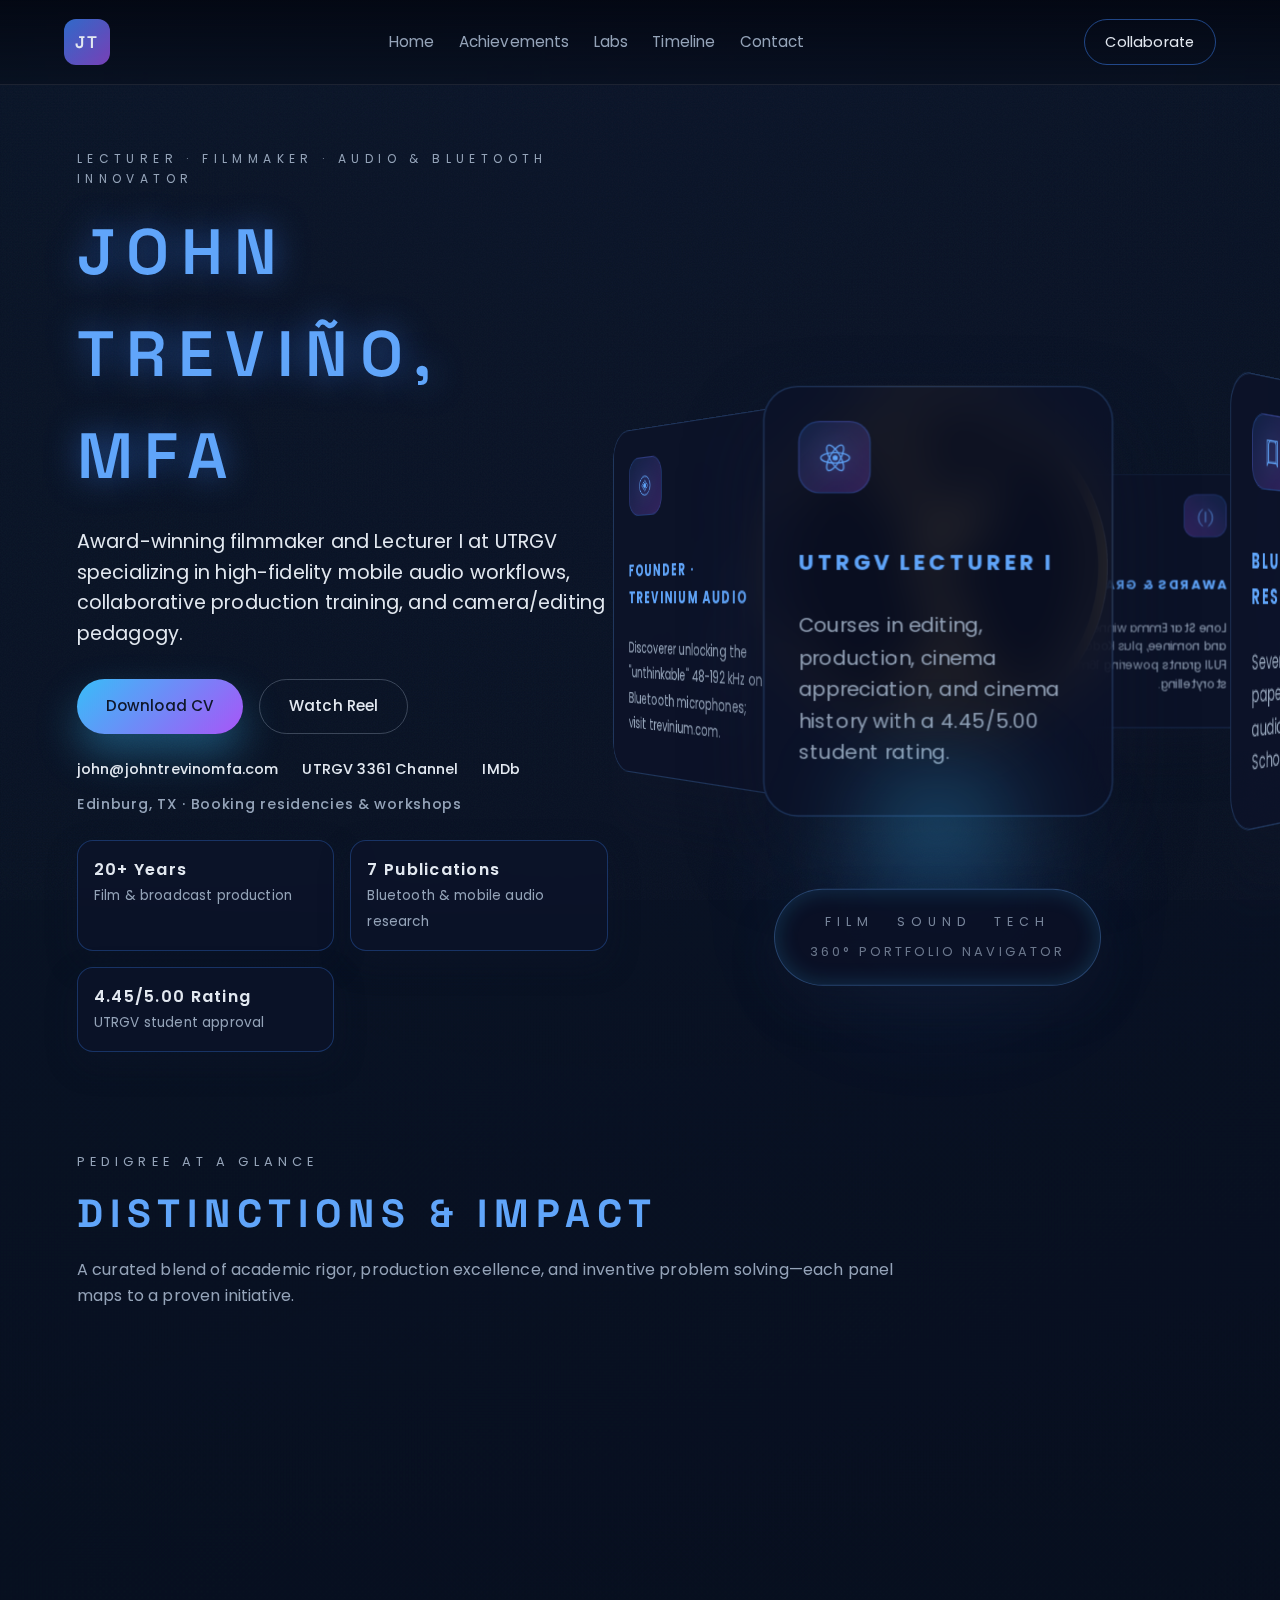
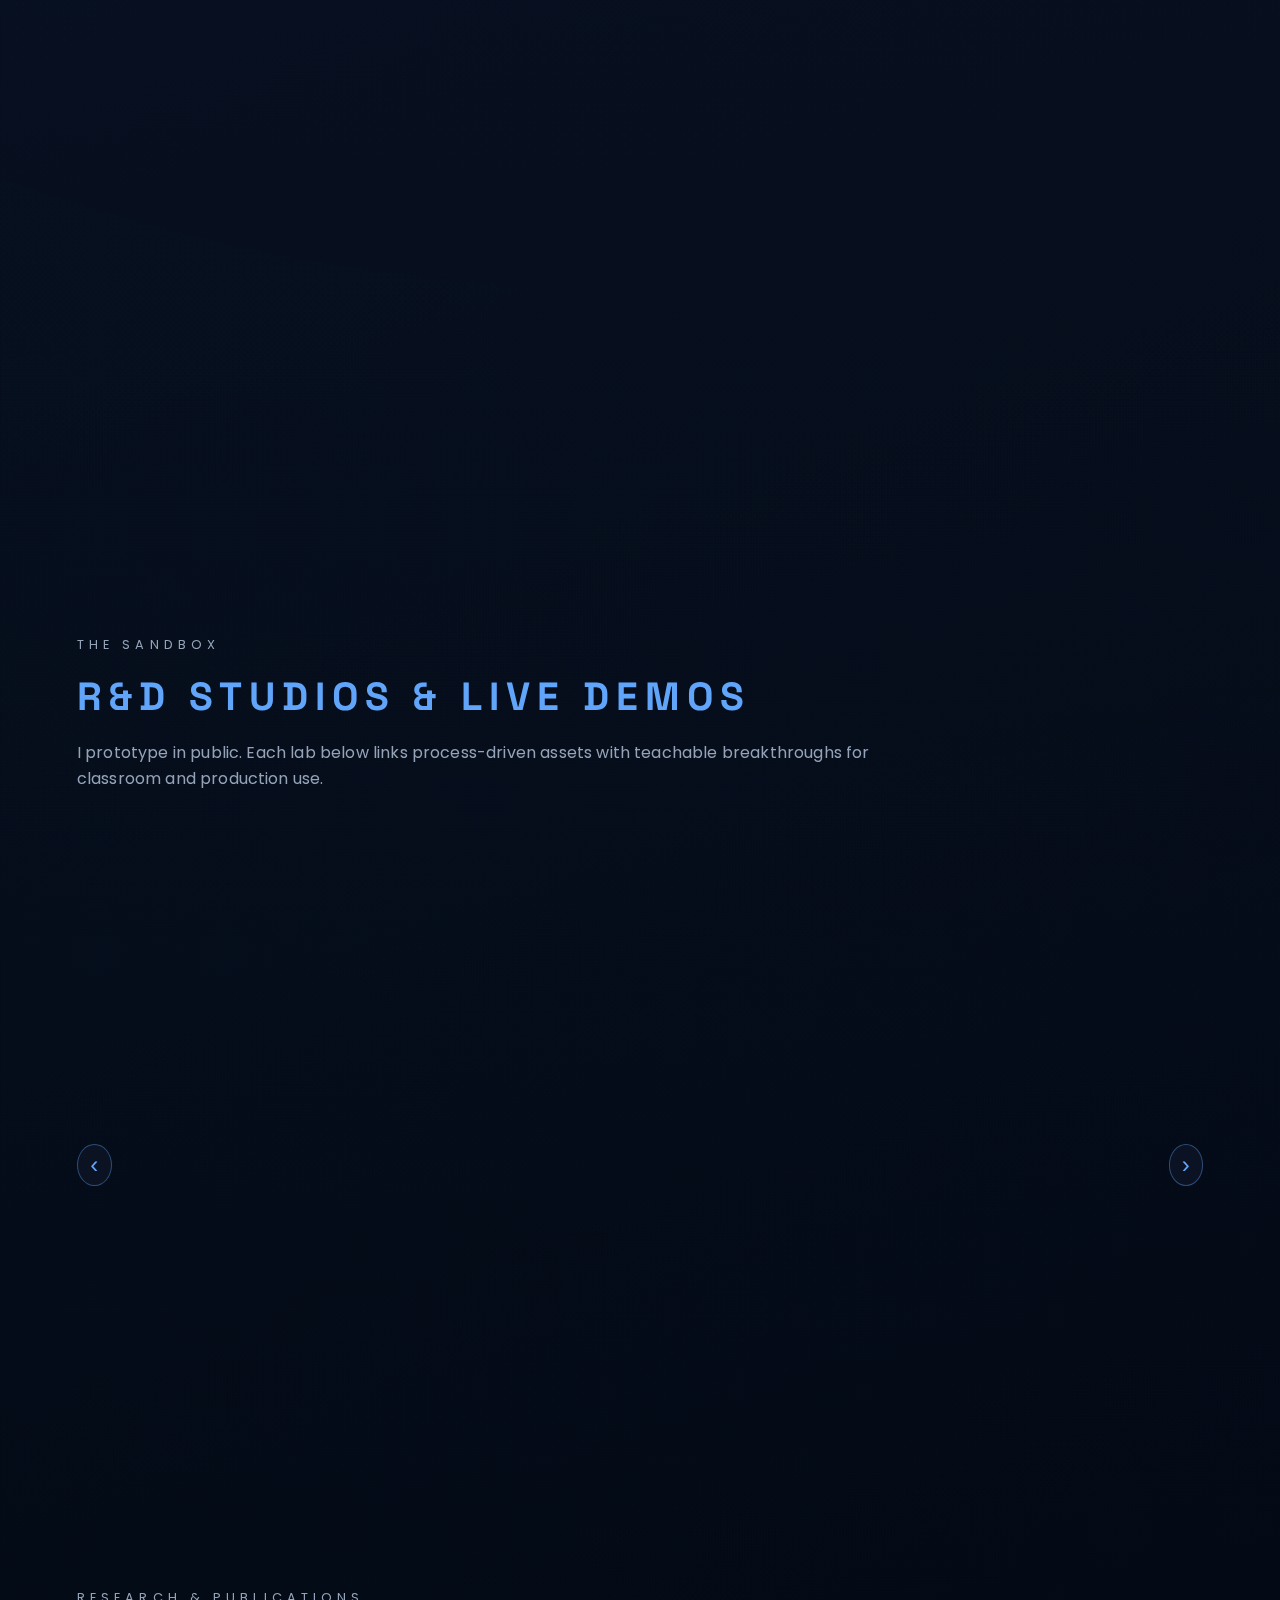
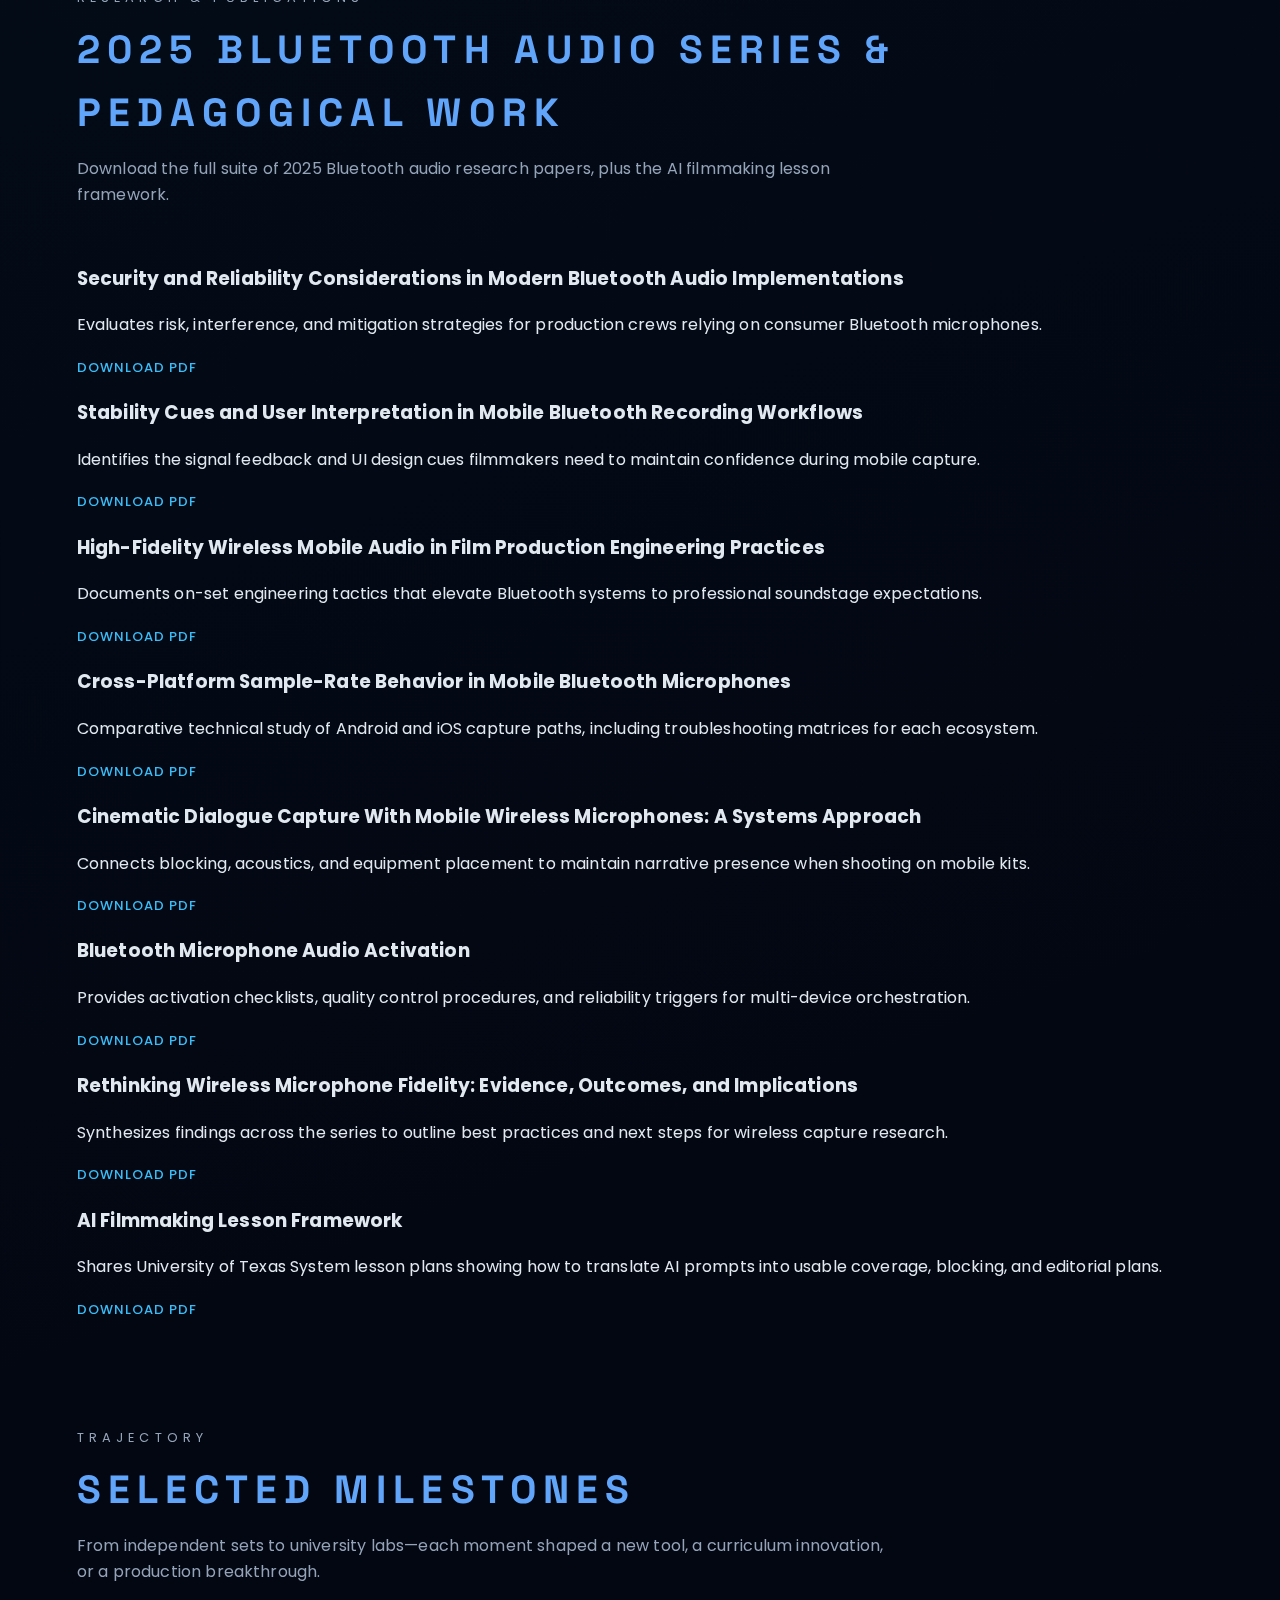
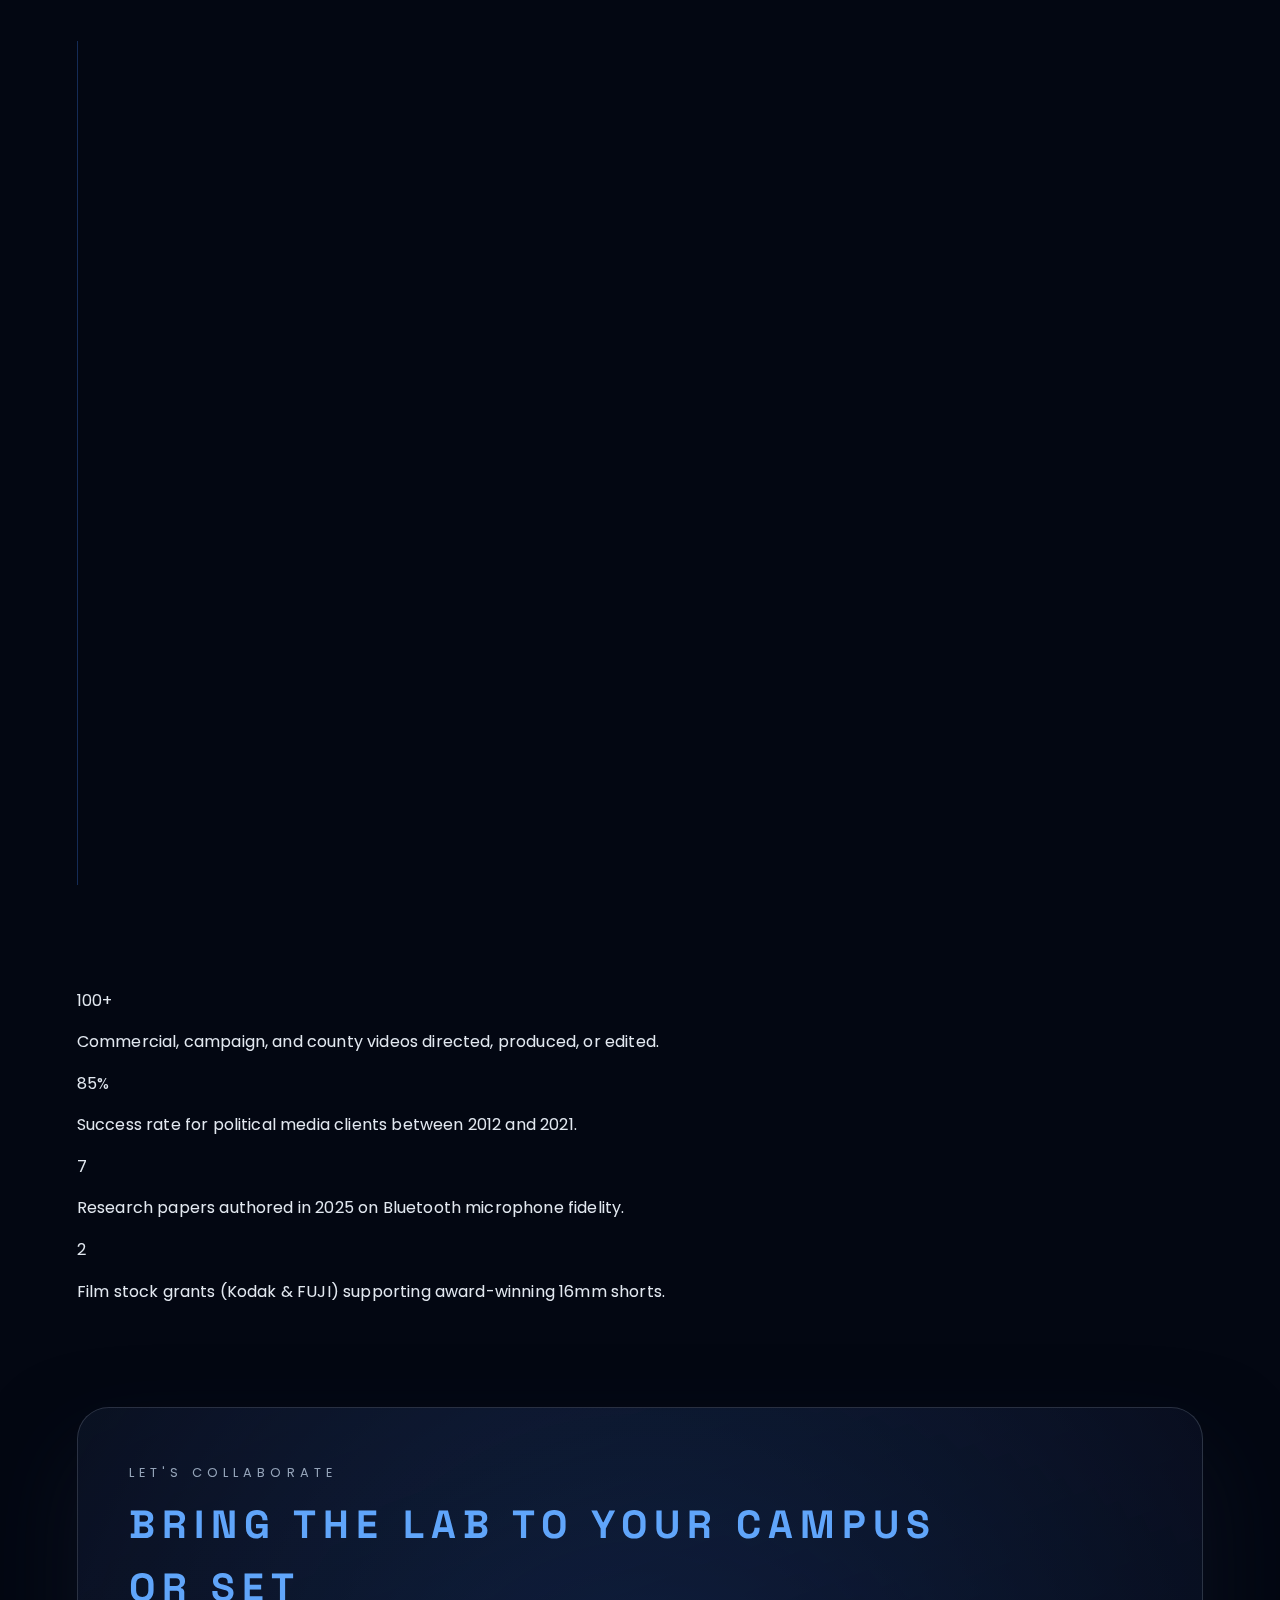
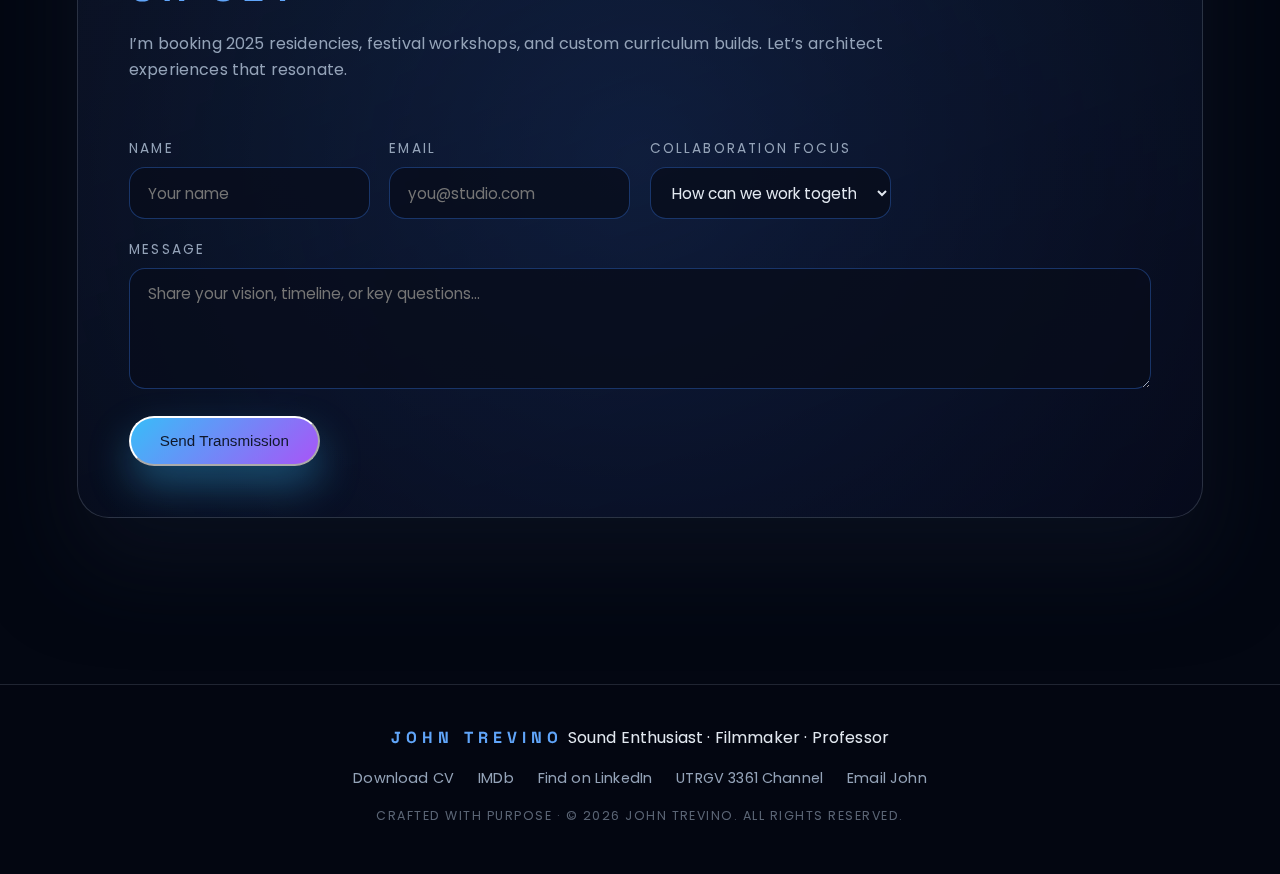
<file: index.html>
<!DOCTYPE html>
<html lang="en">
  <head>
    <meta charset="utf-8" />
    <meta name="viewport" content="width=device-width, initial-scale=1" />
    <title>John Trevino · Immersive Storycraft Engineer</title>
    <link rel="preconnect" href="https://fonts.googleapis.com" />
    <link rel="preconnect" href="https://fonts.gstatic.com" crossorigin />
    <link
      href="https://fonts.googleapis.com/css2?family=Poppins:wght@300;400;500;600;700&family=Space+Grotesk:wght@400;500;600&display=swap"
      rel="stylesheet"
    />
    <link rel="stylesheet" href="css/style.css" />
  </head>
  <body>
    <div class="noise"></div>
    <header class="site-header">
      <div class="logo">JT</div>
      <nav class="main-nav" aria-label="Primary navigation">
        <a href="#hero">Home</a>
        <a href="#achievements">Achievements</a>
        <a href="#experiments">Labs</a>
        <a href="#timeline">Timeline</a>
        <a href="#contact">Contact</a>
      </nav>
      <a class="ghost-btn" href="#contact">Collaborate</a>
      <button class="menu-toggle" aria-label="Toggle menu">
        <span></span>
        <span></span>
      </button>
    </header>

    <main>
      <section id="hero" class="hero">
        <div class="hero__content">
          <p class="kicker">Lecturer · Filmmaker · Audio &amp; Bluetooth Innovator</p>
          <h1>John Treviño, MFA</h1>
          <p class="lead">
            Award-winning filmmaker and Lecturer I at UTRGV specializing in high-fidelity mobile
            audio workflows, collaborative production training, and camera/editing pedagogy.
          </p>
          <div class="hero__cta">
            <a class="primary-btn" href="assets/docs/john-trevino-cv.pdf" download>Download CV</a>
            <a
              class="secondary-btn secondary-btn--reel"
              href="https://youtu.be/NgquVMoHKRA?si=sHdf6pNvFwcBYf3p"
              target="_blank"
              rel="noopener"
            >
              Watch Reel
            </a>
          </div>
          <div class="hero__contact">
            <a href="mailto:john@johntrevinomfa.com">john@johntrevinomfa.com</a>
            <a href="https://www.youtube.com/@utrgv3361" target="_blank" rel="noopener">UTRGV 3361 Channel</a>
            <a href="https://www.imdb.com/name/nm2037390/?ref_=ext_shr_lnk" target="_blank" rel="noopener">IMDb</a>
            <span>Edinburg, TX · Booking residencies &amp; workshops</span>
          </div>
          <ul class="hero__badges">
            <li>
              <span class="badge-title">20+ Years</span>
              <span class="badge-sub">Film &amp; broadcast production</span>
            </li>
            <li>
              <span class="badge-title">7 Publications</span>
              <span class="badge-sub">Bluetooth &amp; mobile audio research</span>
            </li>
            <li>
              <span class="badge-title">4.45/5.00 Rating</span>
              <span class="badge-sub">UTRGV student approval</span>
            </li>
          </ul>
        </div>
        <div class="hero__stage">
          <div class="stage__halo"></div>
          <div class="carousel">
            <figure class="carousel__hub">
              <img src="assets/graphics/emmy-trimmed.png" alt="Emma Award trophy" />
            </figure>
            <article class="carousel__panel" style="--i:0">
              <span class="panel__icon icon icon--atom"></span>
              <h3>UTRGV Lecturer I</h3>
              <p>Courses in editing, production, cinema appreciation, and cinema history with a 4.45/5.00 student rating.</p>
            </article>
            <article class="carousel__panel" style="--i:1">
              <span class="panel__icon icon icon--book"></span>
              <h3>Bluetooth Research Series</h3>
              <p>Seven published research papers on mobile wireless audio, released through ScholarWorks in 2025.</p>
            </article>
            <article class="carousel__panel" style="--i:2">
              <span class="panel__icon icon icon--laptop"></span>
              <h3>AI Filmmaking</h3>
              <p>First in the University of Texas System to teach lessons in AI filmmaking across editing, blocking, and coverage.</p>
            </article>
            <article class="carousel__panel" style="--i:3">
              <span class="panel__icon icon icon--globe"></span>
              <h3>Industry Credits</h3>
              <p>Camera and production roles on The Apprentice, America’s Most Wanted, Survivor, and Rockstar.</p>
            </article>
            <article class="carousel__panel" style="--i:4">
              <span class="panel__icon icon icon--laurel"></span>
              <h3>Awards &amp; Grants</h3>
              <p>Lone Star Emma winner and nominee, plus Kodak &amp; FUJI grants powering 16mm storytelling.</p>
            </article>
            <article class="carousel__panel" style="--i:5">
              <span class="panel__icon icon icon--star"></span>
              <h3>Political Campaign Media</h3>
              <p>Directed and produced campaign media with an 85% win rate for South Texas leaders.</p>
            </article>
            <article class="carousel__panel" style="--i:6">
              <span class="panel__icon icon icon--wave"></span>
              <h3>Conference Educator</h3>
              <p>Proudly representing UTRGV as an expert judge and educator at South Texas film and cosplay conferences.</p>
            </article>
            <article class="carousel__panel" style="--i:7">
              <span class="panel__icon icon icon--compass"></span>
              <h3>Founder · Trevinium Audio</h3>
              <p>
                Discoverer unlocking the "unthinkable" 48-192 kHz on Bluetooth microphones; visit
                <a href="https://www.trevinium.com" target="_blank" rel="noopener">trevinium.com</a>.
              </p>
            </article>
          </div>
          <div class="carousel__core">
            <div class="core__pulse"></div>
            <div class="core__pedestal">
              <div class="core__badge">
                <span>FILM</span>
                <span>SOUND</span>
                <span>TECH</span>
              </div>
              <div class="core__caption">360° Portfolio Navigator</div>
            </div>
          </div>
        </div>
      </section>

      <section id="achievements" class="section achievements">
        <div class="section__heading">
          <span class="kicker">Pedigree At A Glance</span>
          <h2>Distinctions &amp; Impact</h2>
          <p>
            A curated blend of academic rigor, production excellence, and
            inventive problem solving—each panel maps to a proven initiative.
          </p>
        </div>
        <div class="achievement-grid">
          <article class="tile">
            <span class="icon icon--atom"></span>
            <h3>Lecturer I · UTRGV</h3>
            <p>Editing, production, cinema appreciation, and cinema history instruction across seven courses.</p>
            <span class="tile__meta">2021 – Present</span>
          </article>
          <article class="tile">
            <span class="icon icon--book"></span>
            <h3>Published Research</h3>
            <p>Seven 2025 Bluetooth audio papers bridging classroom demos with production-grade results.</p>
            <span class="tile__meta"><a href="#publications">Explore the series</a></span>
          </article>
          <article class="tile">
            <span class="icon icon--laptop"></span>
            <h3>High-Fidelity Systems</h3>
            <p>Designs mobile capture workflows that exceed standard Bluetooth profile limitations.</p>
            <span class="tile__meta">Trevinium Labs</span>
          </article>
          <article class="tile">
            <span class="icon icon--globe"></span>
            <h3>Industry Credits</h3>
            <p>Camera and production support on The Apprentice, America’s Most Wanted, Survivor, and more.</p>
            <span class="tile__meta">Los Angeles · 2005-2006</span>
          </article>
          <article class="tile">
            <span class="icon icon--laurel"></span>
            <h3>Awards &amp; Honors</h3>
            <p>Lone Star Emma nominee, ScreenCraft quarterfinalist, Kodak &amp; FUJI film grant recipient.</p>
            <span class="tile__meta">2004 – 2020</span>
          </article>
          <article class="tile">
            <span class="icon icon--star"></span>
            <h3>Client Media Results</h3>
            <p>Produced political media with an 85% campaign success rate for South Texas leaders.</p>
            <span class="tile__meta">John Carlos Multimedia · 2012-2021</span>
          </article>
          <article class="tile">
            <span class="icon icon--wave"></span>
            <h3>Immersive Audio Focus</h3>
            <p>Guides students through blocking, sound design, and post pipelines for mobile wireless dialogue.</p>
            <span class="tile__meta">UTRGV Sound Labs</span>
          </article>
          <article class="tile">
            <span class="icon icon--compass"></span>
            <h3>Patent &amp; Innovation</h3>
            <p>2025 Trevinium patent for host methods enabling full-bandwidth Bluetooth microphone capture.</p>
            <span class="tile__meta">USPTO · Pending</span>
          </article>
        </div>
      </section>

      <section id="experiments" class="section experiments">
        <div class="section__heading">
          <span class="kicker">The Sandbox</span>
          <h2>R&amp;D Studios &amp; Live Demos</h2>
          <p>
            I prototype in public. Each lab below links process-driven assets
            with teachable breakthroughs for classroom and production use.
          </p>
        </div>
        <div class="lab-slider">
          <button class="lab-slider__nav lab-slider__nav--prev" aria-label="previous demo">
            ‹
          </button>
          <div class="lab-slider__track">
            <article class="lab-card">
              <header>
                <h3>Bluetooth Research Series</h3>
                <span>ScholarWorks @ UTRGV</span>
              </header>
              <p>
                Comprehensive 2025 publishing slate advancing mobile wireless microphone fidelity for film and live event capture.
              </p>
              <ul>
                <li>Security, reliability, and activation frameworks</li>
                <li>Cross-platform behavior analysis (Android &amp; iOS)</li>
                <li>Workflow guidance for on-set teams</li>
              </ul>
              <a href="#publications" class="inline-link">Read the papers</a>
            </article>

            <article class="lab-card">
              <header>
                <h3>AI Filmmaking Lessons</h3>
                <span>University of Texas System</span>
              </header>
              <p>
                First program in the University of Texas System to teach lessons in AI filmmaking—from prompts to blocking, coverage, and editorial flow.
              </p>
              <ul>
                <li>Integrates machine prompts with director intent</li>
                <li>Builds confidence in AI-assisted shot planning</li>
                <li>Connects classroom labs with on-set decision making</li>
              </ul>
              <a href="assets/publications/master-image-ai-filmmaking.pdf" class="inline-link" download>Download framework</a>
            </article>

            <article class="lab-card">
              <header>
                <h3>W5000 Progression</h3>
                <span>UTRGV production labs</span>
              </header>
              <p>
                Semester-long curriculum that elevates students from fundamentals to advanced production roles using real deliverables.
              </p>
              <ul>
                <li>Hands-on assignments every week</li>
                <li>Collaborative critique loop</li>
                <li>Readiness metrics for industry placement</li>
              </ul>
              <a href="assets/docs/john-trevino-cv.pdf" class="inline-link" download>View course highlights</a>
            </article>

            <article class="lab-card">
              <header>
                <h3>Trevinium Platform</h3>
                <span>Patent-pending toolkit</span>
              </header>
              <p>
                Host-based methods that unlock full-bandwidth Bluetooth microphone recording beyond standard profile limitations.
              </p>
              <ul>
                <li>Software-defined signal injection and monitoring</li>
                <li>Extends fidelity for mobile filmmaking kits</li>
                <li>Informed by on-set testing and classroom trials</li>
              </ul>
              <a href="#publications" class="inline-link">Review technical claim</a>
            </article>
          </div>
          <button class="lab-slider__nav lab-slider__nav--next" aria-label="next demo">
            ›
          </button>
        </div>
      </section>

      <section id="publications" class="section publications">
        <div class="section__heading">
          <span class="kicker">Research &amp; Publications</span>
          <h2>2025 Bluetooth Audio Series &amp; Pedagogical Work</h2>
          <p>
            Download the full suite of 2025 Bluetooth audio research papers, plus the AI filmmaking lesson framework.
          </p>
        </div>
        <div class="publications-grid">
          <article class="publication-card">
            <h3>Security and Reliability Considerations in Modern Bluetooth Audio Implementations</h3>
            <p>
              Evaluates risk, interference, and mitigation strategies for production crews relying on consumer Bluetooth microphones.
            </p>
            <a class="inline-link" href="assets/publications/security-reliability-bluetooth-audio.pdf" download>Download PDF</a>
          </article>
          <article class="publication-card">
            <h3>Stability Cues and User Interpretation in Mobile Bluetooth Recording Workflows</h3>
            <p>
              Identifies the signal feedback and UI design cues filmmakers need to maintain confidence during mobile capture.
            </p>
            <a class="inline-link" href="assets/publications/stability-cues-mobile-bluetooth.pdf" download>Download PDF</a>
          </article>
          <article class="publication-card">
            <h3>High-Fidelity Wireless Mobile Audio in Film Production Engineering Practices</h3>
            <p>
              Documents on-set engineering tactics that elevate Bluetooth systems to professional soundstage expectations.
            </p>
            <a class="inline-link" href="assets/publications/high-fidelity-wireless-mobile-audio.pdf" download>Download PDF</a>
          </article>
          <article class="publication-card">
            <h3>Cross-Platform Sample-Rate Behavior in Mobile Bluetooth Microphones</h3>
            <p>
              Comparative technical study of Android and iOS capture paths, including troubleshooting matrices for each ecosystem.
            </p>
            <a class="inline-link" href="assets/publications/cross-platform-sample-rate-bluetooth.pdf" download>Download PDF</a>
          </article>
          <article class="publication-card">
            <h3>Cinematic Dialogue Capture With Mobile Wireless Microphones: A Systems Approach</h3>
            <p>
              Connects blocking, acoustics, and equipment placement to maintain narrative presence when shooting on mobile kits.
            </p>
            <a class="inline-link" href="assets/publications/cinematic-dialogue-capture-mobile-wireless.pdf" download>Download PDF</a>
          </article>
          <article class="publication-card">
            <h3>Bluetooth Microphone Audio Activation</h3>
            <p>
              Provides activation checklists, quality control procedures, and reliability triggers for multi-device orchestration.
            </p>
            <a class="inline-link" href="assets/publications/bluetooth-microphone-audio-activation.pdf" download>Download PDF</a>
          </article>
          <article class="publication-card">
            <h3>Rethinking Wireless Microphone Fidelity: Evidence, Outcomes, and Implications</h3>
            <p>
              Synthesizes findings across the series to outline best practices and next steps for wireless capture research.
            </p>
            <a class="inline-link" href="assets/publications/rethinking-wireless-microphone-fidelity.pdf" download>Download PDF</a>
          </article>
          <article class="publication-card">
            <h3>AI Filmmaking Lesson Framework</h3>
            <p>
              Shares University of Texas System lesson plans showing how to translate AI prompts into usable coverage, blocking, and editorial plans.
            </p>
            <a class="inline-link" href="assets/publications/master-image-ai-filmmaking.pdf" download>Download PDF</a>
          </article>
        </div>
      </section>

      <section id="timeline" class="section timeline">
        <div class="section__heading">
          <span class="kicker">Trajectory</span>
          <h2>Selected Milestones</h2>
          <p>
            From independent sets to university labs—each moment shaped a new
            tool, a curriculum innovation, or a production breakthrough.
          </p>
        </div>
        <ol class="timeline__track">
          <li>
            <div class="year">2025</div>
            <div class="details">
              <h3>Bluetooth Research &amp; Trevinium Patent</h3>
              <p>
                Published seven ScholarWorks papers on mobile wireless audio fidelity and filed the Trevinium patent for extended Bluetooth capture.
              </p>
            </div>
          </li>
          <li>
            <div class="year">2021</div>
            <div class="details">
              <h3>Lecturer I · UTRGV</h3>
              <p>
                Leads editing, production, cinema appreciation, and cinema history courses with a 4.45/5.00 student approval rating.
              </p>
            </div>
          </li>
          <li>
            <div class="year">2012</div>
            <div class="details">
              <h3>Founder · John Carlos Multimedia</h3>
              <p>
                Built a production company delivering political and commercial media that helped elect 85% of clients.
              </p>
            </div>
          </li>
          <li>
            <div class="year">2007</div>
            <div class="details">
              <h3>Multimedia Coordinator · Hidalgo County</h3>
              <p>
                Produced 100+ videos, launched the county’s YouTube archive, and live-streamed Commissioners Court for the first time.
              </p>
            </div>
          </li>
          <li>
            <div class="year">2006</div>
            <div class="details">
              <h3>Camera Operator &amp; Assistant · Los Angeles</h3>
              <p>
                Supported the Director of Photography for The Apprentice, America’s Most Wanted, Survivor, and Rockstar: Supernova.
              </p>
            </div>
          </li>
          <li>
            <div class="year">2004</div>
            <div class="details">
              <h3>Kodak &amp; FUJI Film Grants</h3>
              <p>
                Secured $15,000 in film stock grants to produce 16mm shorts including “Lovin’ Scoopful,” screened at Cinesol Film Festival.
              </p>
            </div>
          </li>
        </ol>
      </section>

      <section class="section stats">
        <div class="stats-grid">
          <div class="stat-card">
            <span class="stat">100+</span>
            <p>Commercial, campaign, and county videos directed, produced, or edited.</p>
          </div>
          <div class="stat-card">
            <span class="stat">85%</span>
            <p>Success rate for political media clients between 2012 and 2021.</p>
          </div>
          <div class="stat-card">
            <span class="stat">7</span>
            <p>Research papers authored in 2025 on Bluetooth microphone fidelity.</p>
          </div>
          <div class="stat-card">
            <span class="stat">2</span>
            <p>Film stock grants (Kodak &amp; FUJI) supporting award-winning 16mm shorts.</p>
          </div>
        </div>
      </section>

      <section id="contact" class="section contact">
        <div class="section__heading">
          <span class="kicker">Let's Collaborate</span>
          <h2>Bring The Lab To Your Campus Or Set</h2>
          <p>
            I’m booking 2025 residencies, festival workshops, and custom
            curriculum builds. Let’s architect experiences that resonate.
          </p>
        </div>
        <form
          class="contact-form"
          action="https://formsubmit.co/john@johntrevinomfa.com"
          method="POST"
        >
          <input type="hidden" name="_subject" value="New inquiry from johntrevinomfa.com" />
          <input type="hidden" name="_captcha" value="false" />
          <input type="hidden" name="_template" value="table" />
          <div class="form-group form-group--hidden" aria-hidden="true">
            <label for="form-company">Company</label>
            <input
              id="form-company"
              name="company"
              type="text"
              tabindex="-1"
              autocomplete="off"
            />
          </div>
          <div class="form-group">
            <label for="name">Name</label>
            <input
              id="name"
              name="name"
              type="text"
              placeholder="Your name"
              autocomplete="name"
              required
            />
          </div>
          <div class="form-group">
            <label for="email">Email</label>
            <input
              id="email"
              name="email"
              type="email"
              placeholder="you@studio.com"
              autocomplete="email"
              required
            />
          </div>
          <div class="form-group">
            <label for="intent">Collaboration Focus</label>
            <select id="intent" name="intent" required>
              <option value="">How can we work together?</option>
              <option>Guest lecture or residency</option>
              <option>Curriculum development</option>
              <option>Production consultation</option>
              <option>Festival workshop</option>
            </select>
          </div>
          <div class="form-group form-group--full">
            <label for="message">Message</label>
            <textarea
              id="message"
              name="message"
              rows="4"
              placeholder="Share your vision, timeline, or key questions…"
              required
            ></textarea>
          </div>
          <button class="primary-btn" type="submit">Send Transmission</button>
        </form>
      </section>
    </main>

    <footer class="site-footer">
      <div>
        <strong>John Trevino</strong>
        <span>Sound Enthusiast · Filmmaker · Professor</span>
      </div>
      <div class="footer-links">
        <a href="assets/docs/john-trevino-cv.pdf" download>Download CV</a>
        <a href="https://www.imdb.com/name/nm2037390/?ref_=ext_shr_lnk" target="_blank" rel="noopener">IMDb</a>
        <a
          href="https://www.linkedin.com/search/results/all/?keywords=John%20Trevino%20MFA"
          target="_blank"
          rel="noopener"
        >
          Find on LinkedIn
        </a>
        <a href="https://www.youtube.com/@utrgv3361" target="_blank" rel="noopener">UTRGV 3361 Channel</a>
        <a href="mailto:john@johntrevinomfa.com">Email John</a>
      </div>
      <p class="legal">
        Crafted with purpose · © <span id="year"></span> John Trevino. All rights
        reserved.
      </p>
    </footer>

    <script src="js/main.js" type="module"></script>
  </body>
</html>
</file>
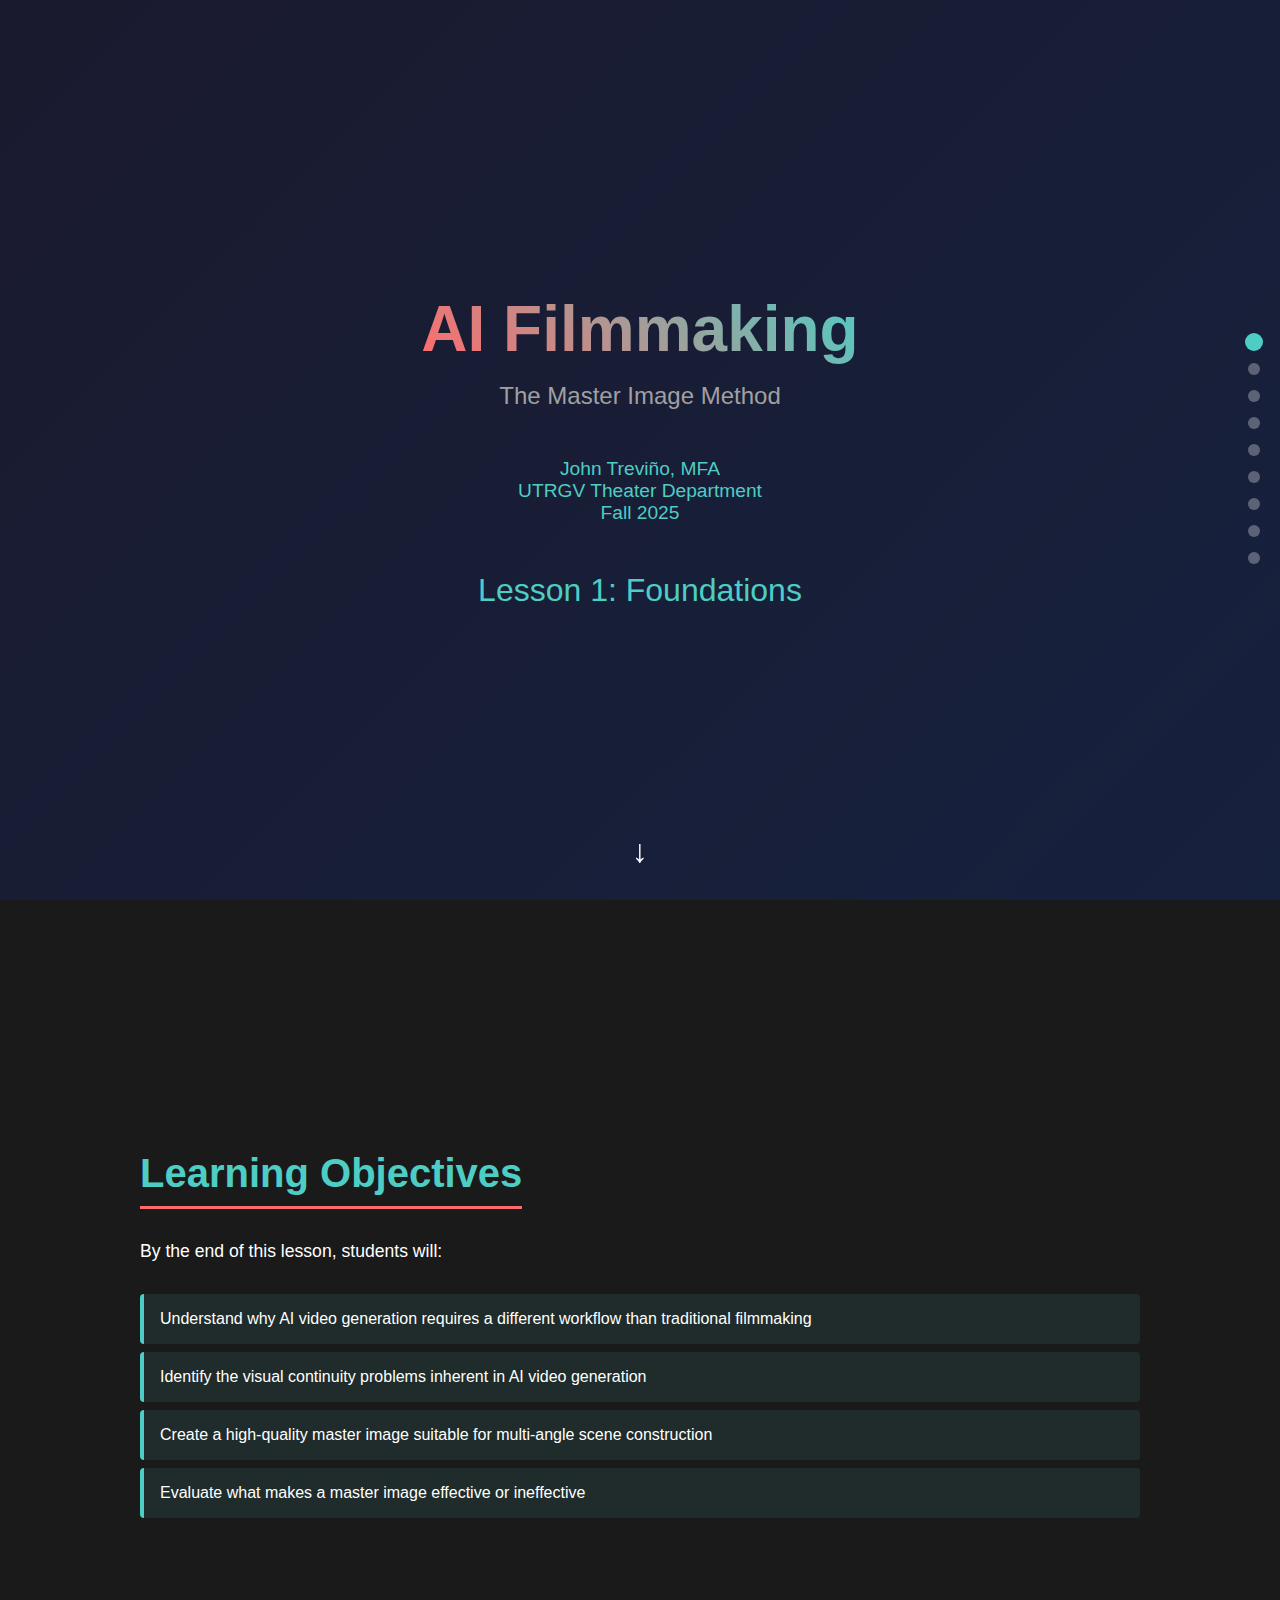
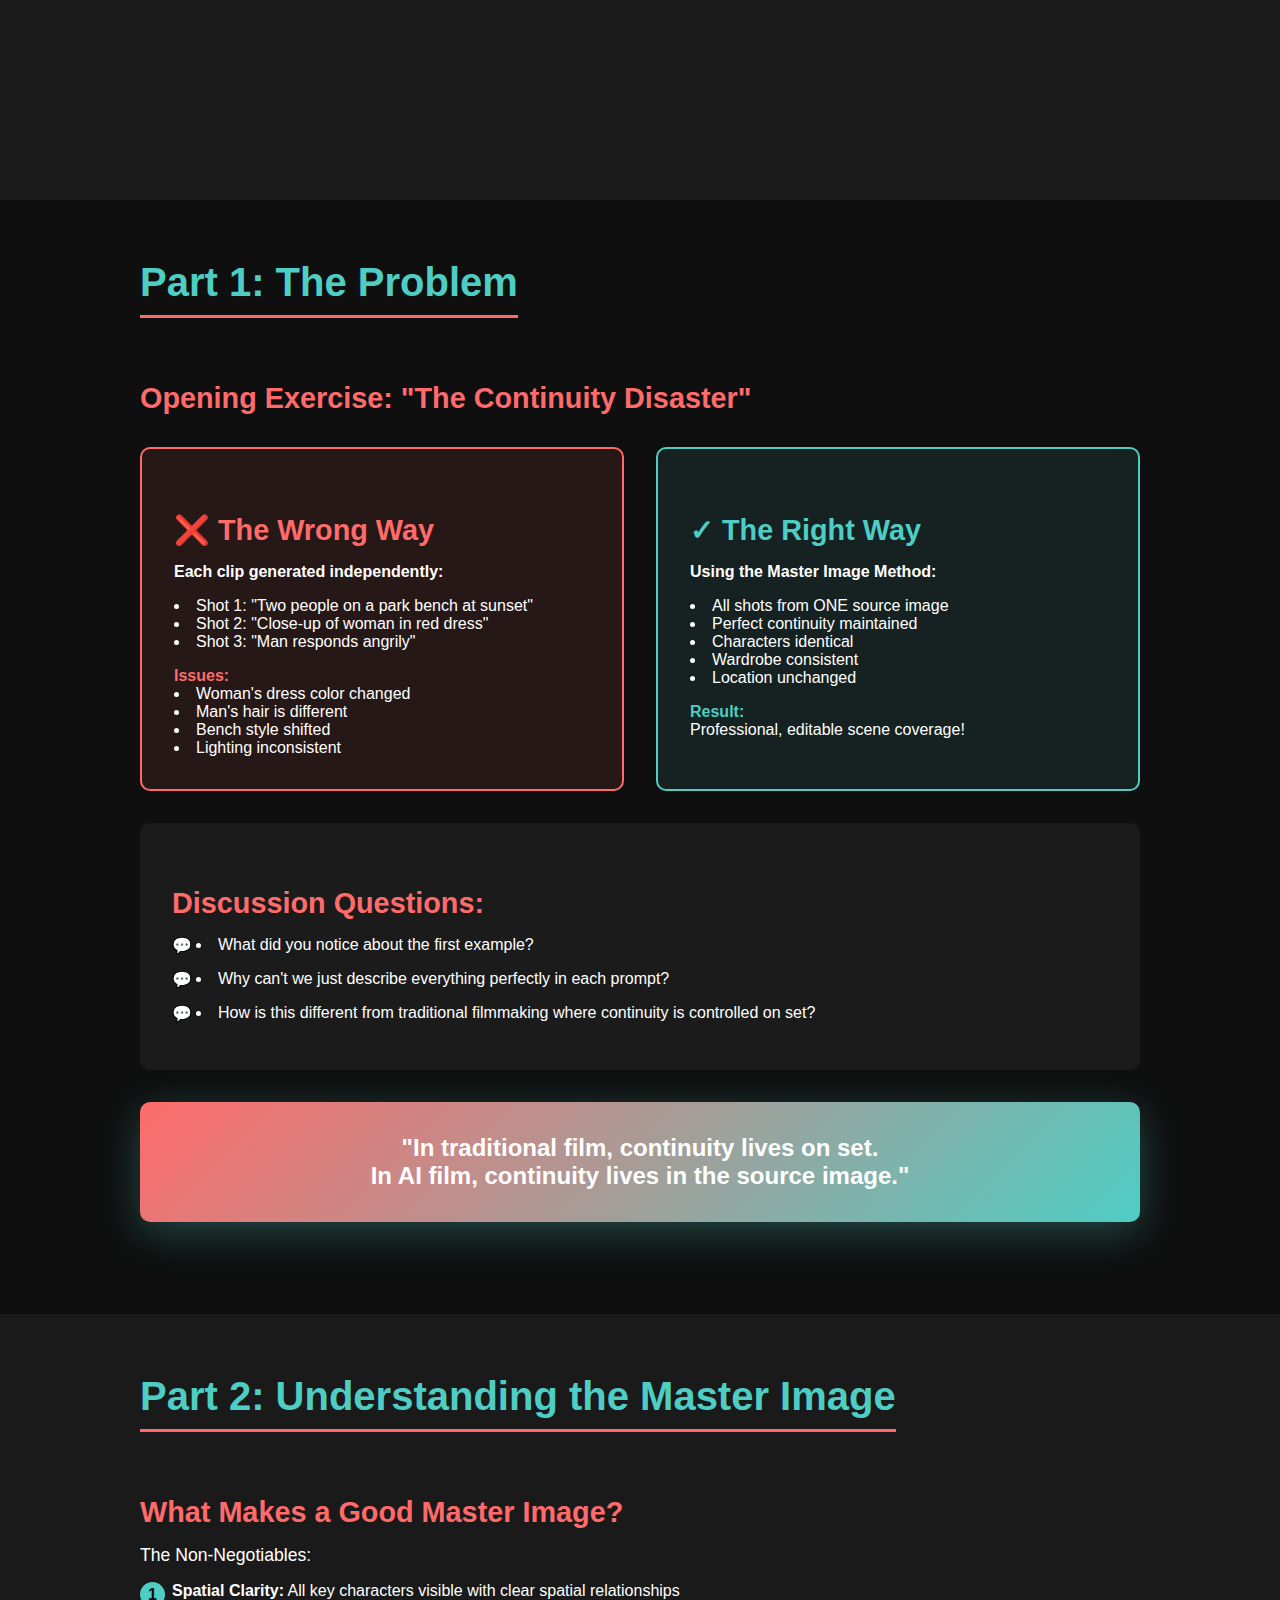
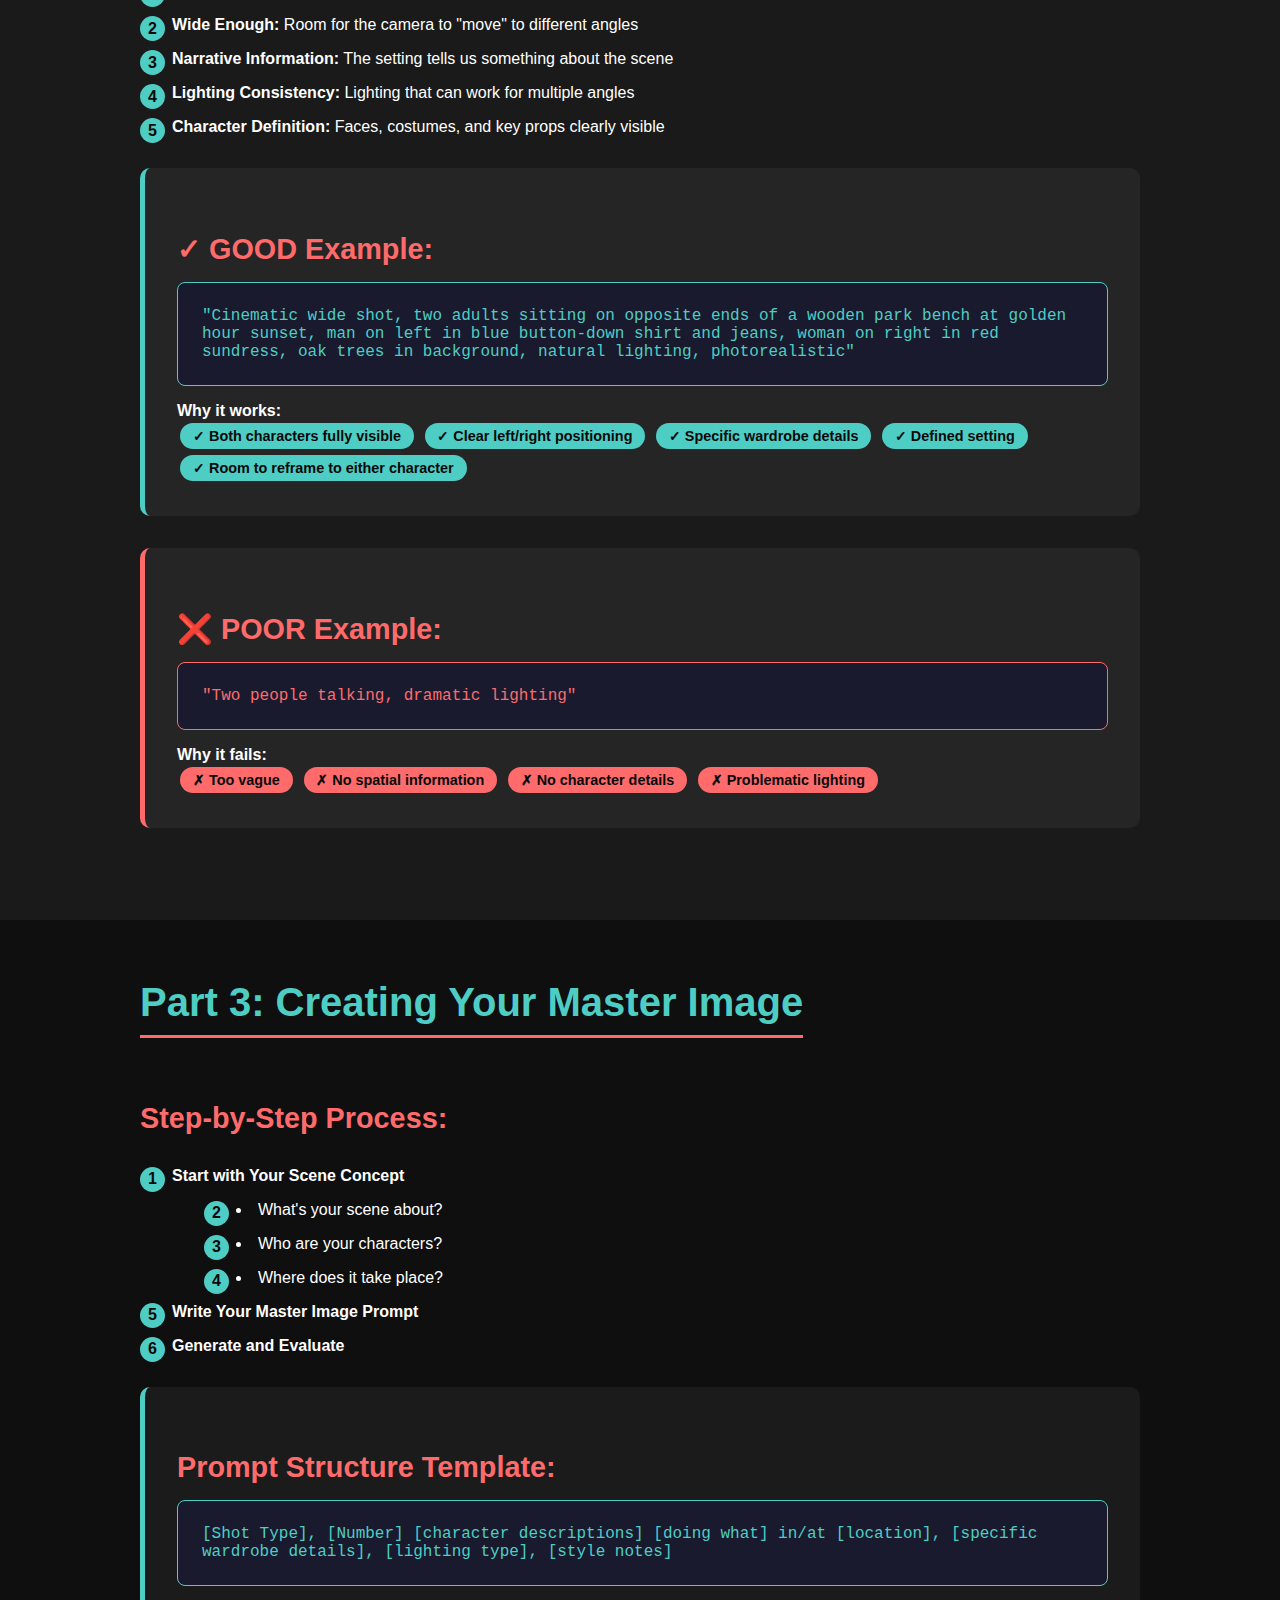
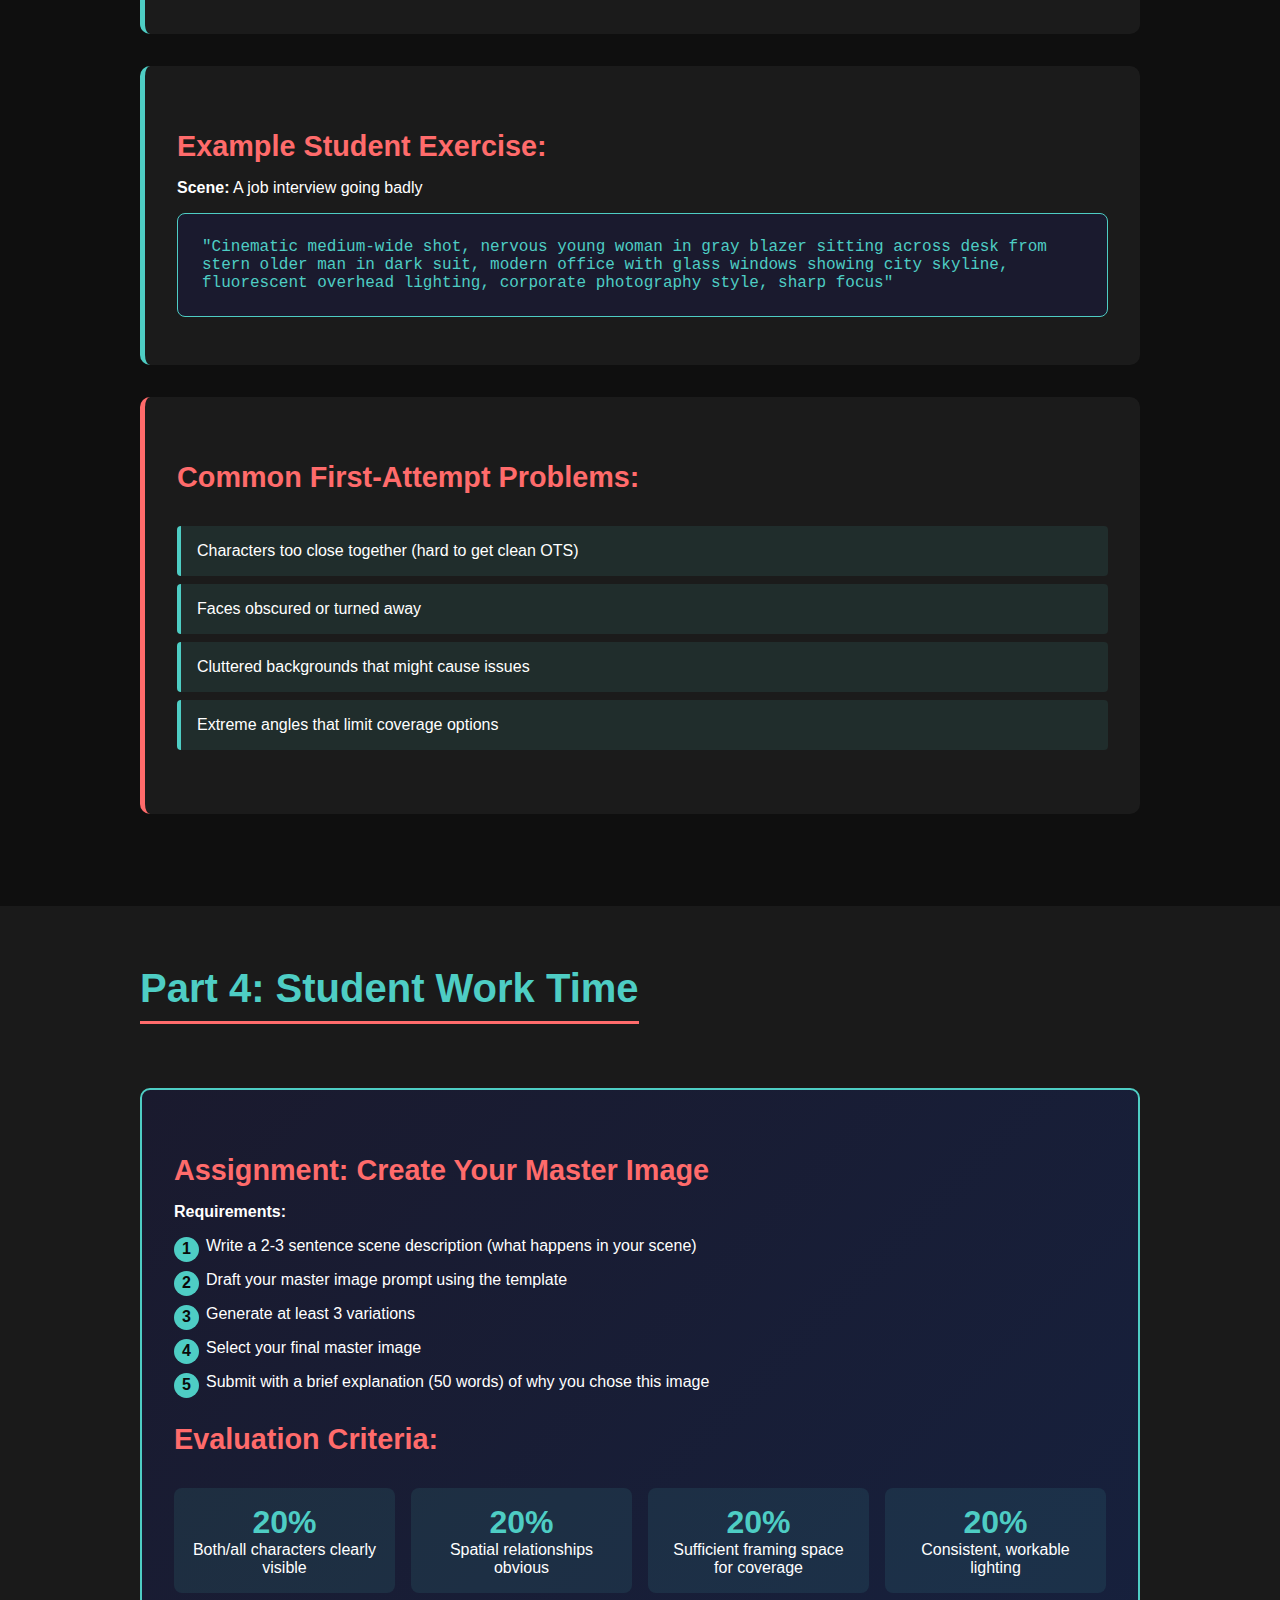
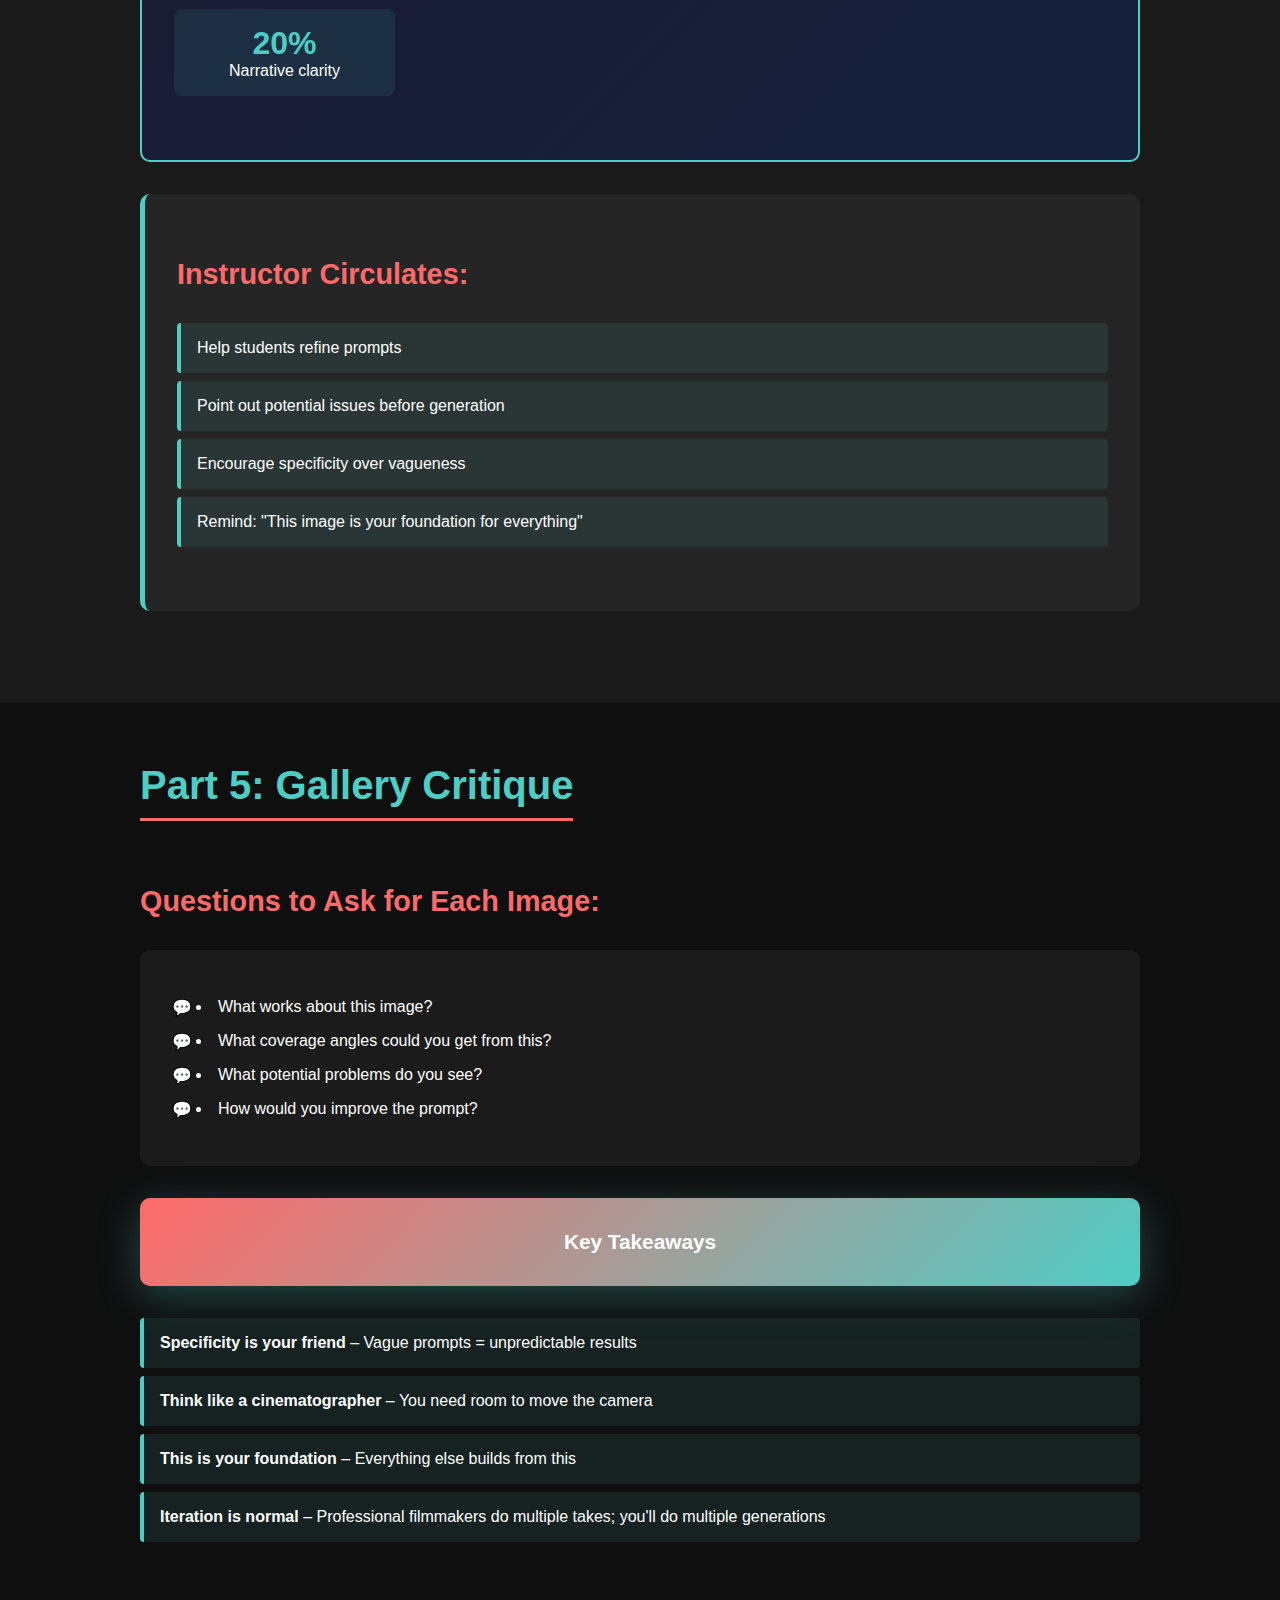
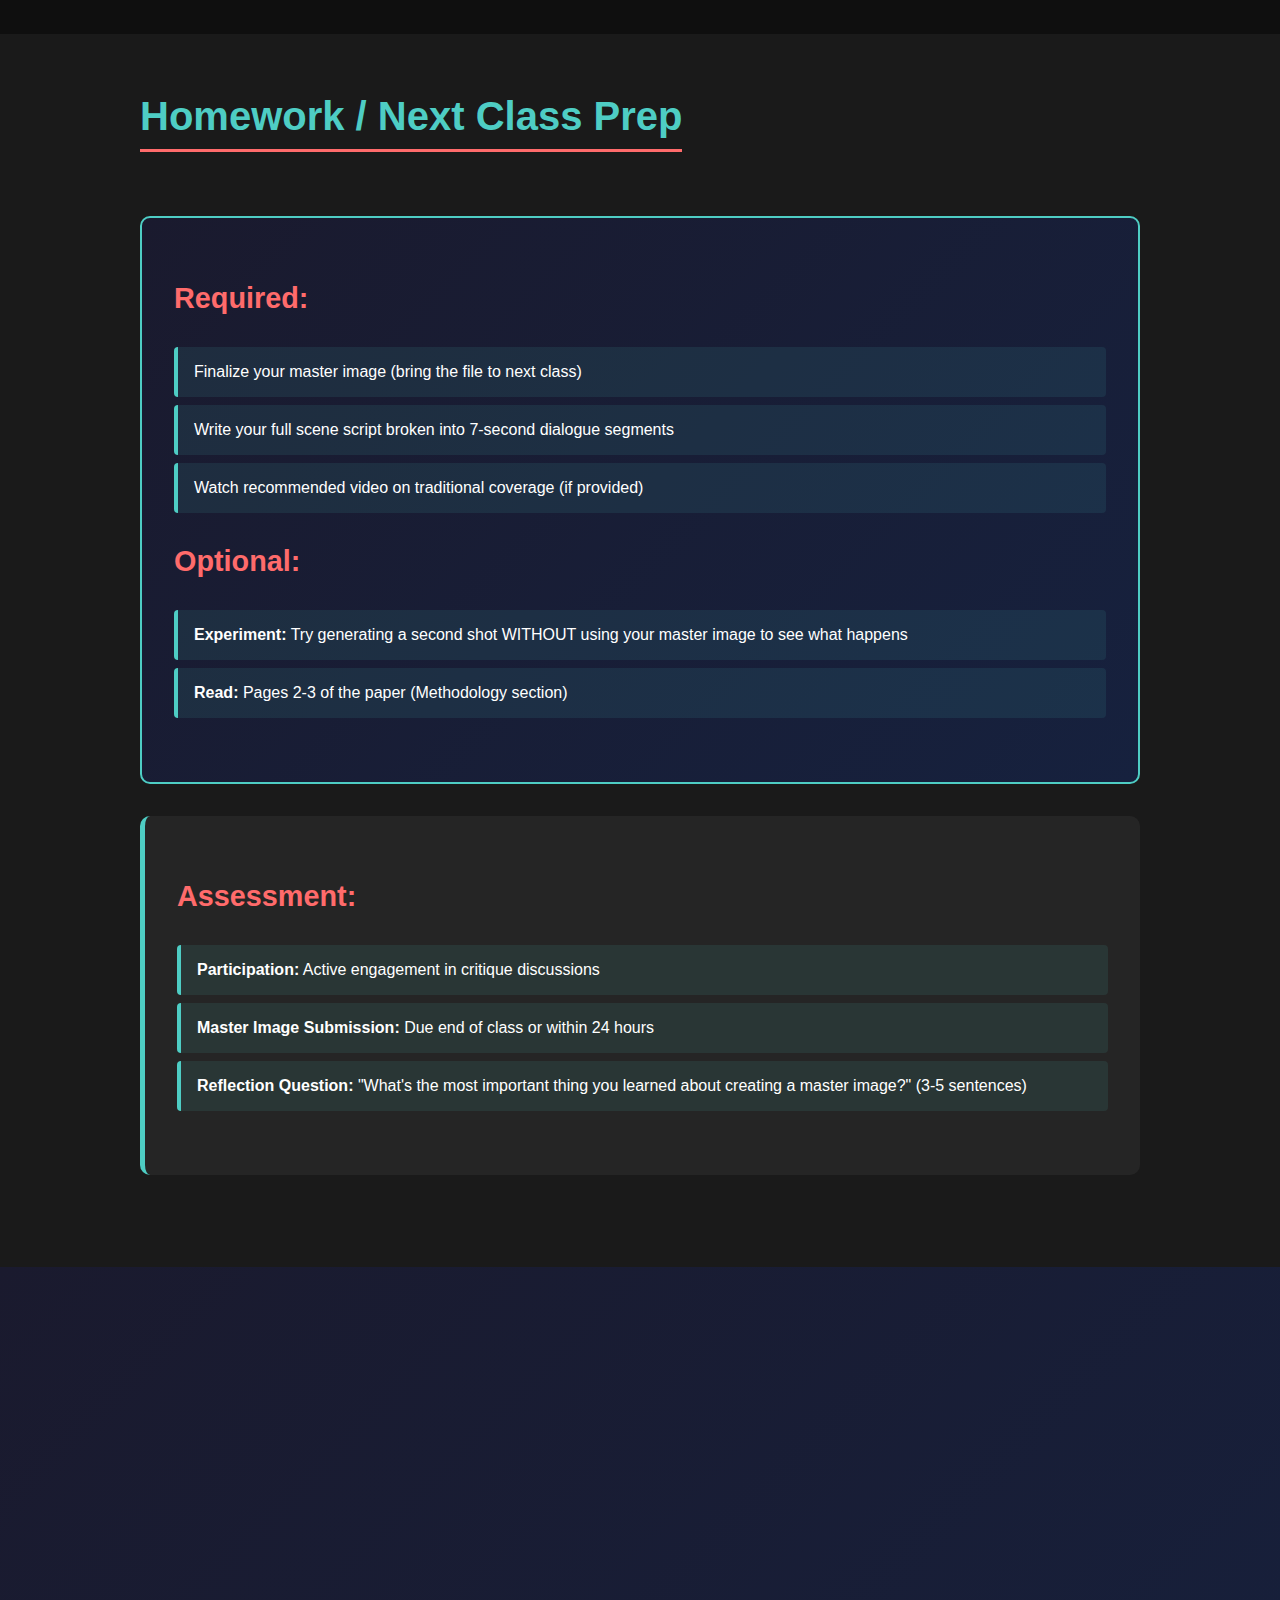
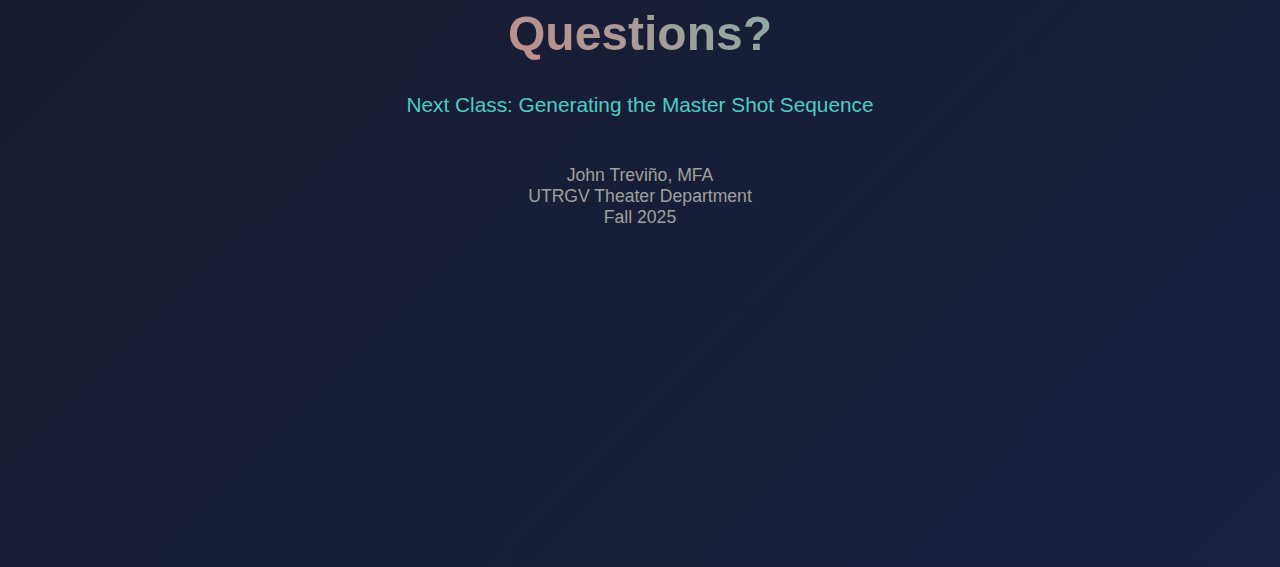
<file: lesson1/index.html>
<!DOCTYPE html>
<html lang="en">
<head>
    <meta charset="UTF-8">
    <meta name="viewport" content="width=device-width, initial-scale=1.0">
    <title>AI Filmmaking - Lesson 1: The Master Image Method</title>
    <style>
        * {
            margin: 0;
            padding: 0;
            box-sizing: border-box;
        }

        body {
            font-family: 'Segoe UI', Tahoma, Geneva, Verdana, sans-serif;
            background: #0a0a0a;
            color: #ffffff;
            overflow-x: hidden;
        }

        .section {
            min-height: 100vh;
            display: flex;
            flex-direction: column;
            justify-content: center;
            align-items: center;
            padding: 60px 20px;
            position: relative;
            opacity: 1;
            transform: translateY(0);
            transition: opacity 0.8s ease, transform 0.8s ease;
        }

        .section.animate-in {
            opacity: 0;
            transform: translateY(50px);
        }

        .section.visible {
            opacity: 1;
            transform: translateY(0);
        }

        .title-section {
            background: linear-gradient(135deg, #1a1a2e 0%, #16213e 100%);
            text-align: center;
        }

        .content-section {
            background: #0f0f0f;
        }

        .section:nth-child(even) {
            background: #1a1a1a;
        }

        h1 {
            font-size: 4rem;
            margin-bottom: 1rem;
            background: linear-gradient(45deg, #ff6b6b, #4ecdc4);
            -webkit-background-clip: text;
            -webkit-text-fill-color: transparent;
            background-clip: text;
            animation: gradient 3s ease infinite;
        }

        h2 {
            font-size: 2.5rem;
            margin-bottom: 2rem;
            color: #4ecdc4;
            border-bottom: 3px solid #ff6b6b;
            padding-bottom: 10px;
            display: inline-block;
        }

        h3 {
            font-size: 1.8rem;
            margin: 2rem 0 1rem 0;
            color: #ff6b6b;
        }

        .subtitle {
            font-size: 1.5rem;
            color: #a0a0a0;
            margin-bottom: 1rem;
        }

        .instructor-info {
            font-size: 1.2rem;
            color: #4ecdc4;
            margin-top: 2rem;
        }

        .content-container {
            max-width: 1000px;
            width: 100%;
        }

        .objectives-list, .checklist {
            list-style: none;
            margin: 2rem 0;
        }

        .objectives-list li, .checklist li {
            padding: 1rem;
            margin: 0.5rem 0;
            background: rgba(78, 205, 196, 0.1);
            border-left: 4px solid #4ecdc4;
            border-radius: 4px;
            transition: transform 0.3s ease, background 0.3s ease;
        }

        .objectives-list li:hover, .checklist li:hover {
            transform: translateX(10px);
            background: rgba(78, 205, 196, 0.2);
        }

        .comparison-container {
            display: grid;
            grid-template-columns: 1fr 1fr;
            gap: 2rem;
            margin: 2rem 0;
        }

        .comparison-box {
            padding: 2rem;
            border-radius: 10px;
            transition: transform 0.3s ease;
        }

        .comparison-box:hover {
            transform: scale(1.05);
        }

        .wrong-way {
            background: rgba(255, 107, 107, 0.1);
            border: 2px solid #ff6b6b;
        }

        .right-way {
            background: rgba(78, 205, 196, 0.1);
            border: 2px solid #4ecdc4;
        }

        .example-box {
            background: rgba(255, 255, 255, 0.05);
            padding: 2rem;
            border-radius: 10px;
            margin: 2rem 0;
            border-left: 5px solid #4ecdc4;
        }

        .good-example {
            border-left-color: #4ecdc4;
        }

        .bad-example {
            border-left-color: #ff6b6b;
        }

        .prompt-template {
            background: #1a1a2e;
            padding: 1.5rem;
            border-radius: 8px;
            font-family: 'Courier New', monospace;
            color: #4ecdc4;
            margin: 1rem 0;
            border: 1px solid #4ecdc4;
        }

        .tag {
            display: inline-block;
            padding: 0.3rem 0.8rem;
            margin: 0.2rem;
            border-radius: 20px;
            font-size: 0.9rem;
            font-weight: bold;
        }

        .tag.good {
            background: #4ecdc4;
            color: #0a0a0a;
        }

        .tag.bad {
            background: #ff6b6b;
            color: #0a0a0a;
        }

        .key-concept {
            background: linear-gradient(135deg, #ff6b6b, #4ecdc4);
            padding: 2rem;
            border-radius: 10px;
            text-align: center;
            font-size: 1.5rem;
            font-weight: bold;
            margin: 2rem 0;
            box-shadow: 0 10px 40px rgba(78, 205, 196, 0.3);
        }

        .discussion-questions {
            background: rgba(255, 255, 255, 0.05);
            padding: 2rem;
            border-radius: 10px;
            margin: 2rem 0;
        }

        .discussion-questions li {
            margin: 1rem 0;
            padding-left: 1.5rem;
            position: relative;
        }

        .discussion-questions li::before {
            content: "💬";
            position: absolute;
            left: 0;
        }

        .scroll-indicator {
            position: fixed;
            bottom: 30px;
            left: 50%;
            transform: translateX(-50%);
            animation: bounce 2s infinite;
            font-size: 2rem;
            z-index: 100;
        }

        @keyframes bounce {
            0%, 20%, 50%, 80%, 100% {
                transform: translateX(-50%) translateY(0);
            }
            40% {
                transform: translateX(-50%) translateY(-20px);
            }
            60% {
                transform: translateX(-50%) translateY(-10px);
            }
        }

        .navigation {
            position: fixed;
            right: 20px;
            top: 50%;
            transform: translateY(-50%);
            z-index: 1000;
        }

        .nav-dot {
            width: 12px;
            height: 12px;
            border-radius: 50%;
            background: rgba(255, 255, 255, 0.3);
            margin: 15px 0;
            cursor: pointer;
            transition: all 0.3s ease;
        }

        .nav-dot.active {
            background: #4ecdc4;
            transform: scale(1.5);
        }

        .nav-dot:hover {
            background: #ff6b6b;
            transform: scale(1.3);
        }

        .assignment-box {
            background: linear-gradient(135deg, #1a1a2e 0%, #16213e 100%);
            padding: 2rem;
            border-radius: 10px;
            margin: 2rem 0;
            border: 2px solid #4ecdc4;
        }

        .criteria-grid {
            display: grid;
            grid-template-columns: repeat(auto-fit, minmax(200px, 1fr));
            gap: 1rem;
            margin: 2rem 0;
        }

        .criteria-item {
            background: rgba(78, 205, 196, 0.1);
            padding: 1rem;
            border-radius: 8px;
            text-align: center;
            transition: transform 0.3s ease;
        }

        .criteria-item:hover {
            transform: translateY(-5px);
            background: rgba(78, 205, 196, 0.2);
        }

        .percentage {
            font-size: 2rem;
            color: #4ecdc4;
            font-weight: bold;
        }

        @media (max-width: 768px) {
            h1 {
                font-size: 2.5rem;
            }
            h2 {
                font-size: 1.8rem;
            }
            .comparison-container {
                grid-template-columns: 1fr;
            }
            .navigation {
                display: none;
            }
        }

        .fade-in {
            animation: fadeIn 1s ease-in;
        }

        @keyframes fadeIn {
            from {
                opacity: 0;
                transform: translateY(30px);
            }
            to {
                opacity: 1;
                transform: translateY(0);
            }
        }

        ul {
            list-style-position: inside;
        }

        .numbered-list {
            counter-reset: item;
            list-style: none;
        }

        .numbered-list li {
            counter-increment: item;
            margin: 1rem 0;
            padding-left: 2rem;
            position: relative;
        }

        .numbered-list li::before {
            content: counter(item);
            position: absolute;
            left: 0;
            top: 0;
            background: #4ecdc4;
            color: #0a0a0a;
            width: 25px;
            height: 25px;
            border-radius: 50%;
            display: flex;
            align-items: center;
            justify-content: center;
            font-weight: bold;
        }
    </style>
</head>
<body>
    <!-- Navigation Dots -->
    <div class="navigation" id="navigation">
        <!-- Will be populated by JavaScript -->
    </div>

    <!-- Scroll Indicator -->
    <div class="scroll-indicator" id="scrollIndicator">↓</div>

    <!-- Title Section -->
    <div class="section title-section" data-section="0">
        <h1>AI Filmmaking</h1>
        <div class="subtitle">The Master Image Method</div>
        <div class="instructor-info">
            John Treviño, MFA<br>
            UTRGV Theater Department<br>
            Fall 2025
        </div>
        <div style="margin-top: 3rem; font-size: 2rem; color: #4ecdc4;">
            Lesson 1: Foundations
        </div>
    </div>

    <!-- Learning Objectives -->
    <div class="section content-section" data-section="1">
        <div class="content-container">
            <h2>Learning Objectives</h2>
            <p style="margin-bottom: 2rem; font-size: 1.1rem;">By the end of this lesson, students will:</p>
            <ul class="objectives-list">
                <li>Understand why AI video generation requires a different workflow than traditional filmmaking</li>
                <li>Identify the visual continuity problems inherent in AI video generation</li>
                <li>Create a high-quality master image suitable for multi-angle scene construction</li>
                <li>Evaluate what makes a master image effective or ineffective</li>
            </ul>
        </div>
    </div>

    <!-- Part 1: The Problem -->
    <div class="section content-section" data-section="2">
        <div class="content-container">
            <h2>Part 1: The Problem</h2>
            <h3>Opening Exercise: "The Continuity Disaster"</h3>
            
            <div class="comparison-container">
                <div class="comparison-box wrong-way">
                    <h3 style="color: #ff6b6b;">❌ The Wrong Way</h3>
                    <p><strong>Each clip generated independently:</strong></p>
                    <ul style="margin-top: 1rem;">
                        <li>Shot 1: "Two people on a park bench at sunset"</li>
                        <li>Shot 2: "Close-up of woman in red dress"</li>
                        <li>Shot 3: "Man responds angrily"</li>
                    </ul>
                    <p style="margin-top: 1rem; color: #ff6b6b;"><strong>Issues:</strong></p>
                    <ul>
                        <li>Woman's dress color changed</li>
                        <li>Man's hair is different</li>
                        <li>Bench style shifted</li>
                        <li>Lighting inconsistent</li>
                    </ul>
                </div>

                <div class="comparison-box right-way">
                    <h3 style="color: #4ecdc4;">✓ The Right Way</h3>
                    <p><strong>Using the Master Image Method:</strong></p>
                    <ul style="margin-top: 1rem;">
                        <li>All shots from ONE source image</li>
                        <li>Perfect continuity maintained</li>
                        <li>Characters identical</li>
                        <li>Wardrobe consistent</li>
                        <li>Location unchanged</li>
                    </ul>
                    <p style="margin-top: 1rem; color: #4ecdc4;"><strong>Result:</strong></p>
                    <p>Professional, editable scene coverage!</p>
                </div>
            </div>

            <div class="discussion-questions">
                <h3>Discussion Questions:</h3>
                <ul>
                    <li>What did you notice about the first example?</li>
                    <li>Why can't we just describe everything perfectly in each prompt?</li>
                    <li>How is this different from traditional filmmaking where continuity is controlled on set?</li>
                </ul>
            </div>

            <div class="key-concept">
                "In traditional film, continuity lives on set.<br>
                In AI film, continuity lives in the source image."
            </div>
        </div>
    </div>

    <!-- Part 2: Understanding the Master Image -->
    <div class="section content-section" data-section="3">
        <div class="content-container">
            <h2>Part 2: Understanding the Master Image</h2>
            
            <h3>What Makes a Good Master Image?</h3>
            <p style="margin-bottom: 1rem; font-size: 1.1rem;">The Non-Negotiables:</p>
            
            <ul class="numbered-list">
                <li><strong>Spatial Clarity:</strong> All key characters visible with clear spatial relationships</li>
                <li><strong>Wide Enough:</strong> Room for the camera to "move" to different angles</li>
                <li><strong>Narrative Information:</strong> The setting tells us something about the scene</li>
                <li><strong>Lighting Consistency:</strong> Lighting that can work for multiple angles</li>
                <li><strong>Character Definition:</strong> Faces, costumes, and key props clearly visible</li>
            </ul>

            <div class="example-box good-example">
                <h3>✓ GOOD Example:</h3>
                <div class="prompt-template">
                    "Cinematic wide shot, two adults sitting on opposite ends of a wooden park bench at golden hour sunset, man on left in blue button-down shirt and jeans, woman on right in red sundress, oak trees in background, natural lighting, photorealistic"
                </div>
                <p style="margin-top: 1rem;"><strong>Why it works:</strong></p>
                <div>
                    <span class="tag good">✓ Both characters fully visible</span>
                    <span class="tag good">✓ Clear left/right positioning</span>
                    <span class="tag good">✓ Specific wardrobe details</span>
                    <span class="tag good">✓ Defined setting</span>
                    <span class="tag good">✓ Room to reframe to either character</span>
                </div>
            </div>

            <div class="example-box bad-example">
                <h3>❌ POOR Example:</h3>
                <div class="prompt-template" style="border-color: #ff6b6b; color: #ff6b6b;">
                    "Two people talking, dramatic lighting"
                </div>
                <p style="margin-top: 1rem;"><strong>Why it fails:</strong></p>
                <div>
                    <span class="tag bad">✗ Too vague</span>
                    <span class="tag bad">✗ No spatial information</span>
                    <span class="tag bad">✗ No character details</span>
                    <span class="tag bad">✗ Problematic lighting</span>
                </div>
            </div>
        </div>
    </div>

    <!-- Part 3: Creating Your Master Image -->
    <div class="section content-section" data-section="4">
        <div class="content-container">
            <h2>Part 3: Creating Your Master Image</h2>
            
            <h3>Step-by-Step Process:</h3>
            
            <div class="numbered-list" style="margin: 2rem 0;">
                <li><strong>Start with Your Scene Concept</strong>
                    <ul style="margin-top: 0.5rem; margin-left: 2rem;">
                        <li>What's your scene about?</li>
                        <li>Who are your characters?</li>
                        <li>Where does it take place?</li>
                    </ul>
                </li>
                <li><strong>Write Your Master Image Prompt</strong></li>
                <li><strong>Generate and Evaluate</strong></li>
            </div>

            <div class="example-box">
                <h3>Prompt Structure Template:</h3>
                <div class="prompt-template">
                    [Shot Type], [Number] [character descriptions] [doing what] in/at [location], 
                    [specific wardrobe details], [lighting type], [style notes]
                </div>
            </div>

            <div class="example-box good-example">
                <h3>Example Student Exercise:</h3>
                <p><strong>Scene:</strong> A job interview going badly</p>
                <div class="prompt-template" style="margin-top: 1rem;">
                    "Cinematic medium-wide shot, nervous young woman in gray blazer sitting across desk from stern older man in dark suit, modern office with glass windows showing city skyline, fluorescent overhead lighting, corporate photography style, sharp focus"
                </div>
            </div>

            <div class="example-box bad-example">
                <h3>Common First-Attempt Problems:</h3>
                <ul class="checklist">
                    <li>Characters too close together (hard to get clean OTS)</li>
                    <li>Faces obscured or turned away</li>
                    <li>Cluttered backgrounds that might cause issues</li>
                    <li>Extreme angles that limit coverage options</li>
                </ul>
            </div>
        </div>
    </div>

    <!-- Part 4: Student Work Time -->
    <div class="section content-section" data-section="5">
        <div class="content-container">
            <h2>Part 4: Student Work Time</h2>
            
            <div class="assignment-box">
                <h3>Assignment: Create Your Master Image</h3>
                
                <p style="margin: 1rem 0;"><strong>Requirements:</strong></p>
                <ol class="numbered-list">
                    <li>Write a 2-3 sentence scene description (what happens in your scene)</li>
                    <li>Draft your master image prompt using the template</li>
                    <li>Generate at least 3 variations</li>
                    <li>Select your final master image</li>
                    <li>Submit with a brief explanation (50 words) of why you chose this image</li>
                </ol>

                <h3 style="margin-top: 2rem;">Evaluation Criteria:</h3>
                <div class="criteria-grid">
                    <div class="criteria-item">
                        <div class="percentage">20%</div>
                        <p>Both/all characters clearly visible</p>
                    </div>
                    <div class="criteria-item">
                        <div class="percentage">20%</div>
                        <p>Spatial relationships obvious</p>
                    </div>
                    <div class="criteria-item">
                        <div class="percentage">20%</div>
                        <p>Sufficient framing space for coverage</p>
                    </div>
                    <div class="criteria-item">
                        <div class="percentage">20%</div>
                        <p>Consistent, workable lighting</p>
                    </div>
                    <div class="criteria-item">
                        <div class="percentage">20%</div>
                        <p>Narrative clarity</p>
                    </div>
                </div>
            </div>

            <div class="example-box">
                <h3>Instructor Circulates:</h3>
                <ul class="checklist">
                    <li>Help students refine prompts</li>
                    <li>Point out potential issues before generation</li>
                    <li>Encourage specificity over vagueness</li>
                    <li>Remind: "This image is your foundation for everything"</li>
                </ul>
            </div>
        </div>
    </div>

    <!-- Part 5: Gallery Critique -->
    <div class="section content-section" data-section="6">
        <div class="content-container">
            <h2>Part 5: Gallery Critique</h2>
            
            <h3>Questions to Ask for Each Image:</h3>
            <div class="discussion-questions">
                <ul>
                    <li>What works about this image?</li>
                    <li>What coverage angles could you get from this?</li>
                    <li>What potential problems do you see?</li>
                    <li>How would you improve the prompt?</li>
                </ul>
            </div>

            <div class="key-concept" style="font-size: 1.3rem;">
                Key Takeaways
            </div>

            <ul class="objectives-list">
                <li><strong>Specificity is your friend</strong> – Vague prompts = unpredictable results</li>
                <li><strong>Think like a cinematographer</strong> – You need room to move the camera</li>
                <li><strong>This is your foundation</strong> – Everything else builds from this</li>
                <li><strong>Iteration is normal</strong> – Professional filmmakers do multiple takes; you'll do multiple generations</li>
            </ul>
        </div>
    </div>

    <!-- Homework -->
    <div class="section content-section" data-section="7">
        <div class="content-container">
            <h2>Homework / Next Class Prep</h2>
            
            <div class="assignment-box">
                <h3>Required:</h3>
                <ul class="checklist">
                    <li>Finalize your master image (bring the file to next class)</li>
                    <li>Write your full scene script broken into 7-second dialogue segments</li>
                    <li>Watch recommended video on traditional coverage (if provided)</li>
                </ul>

                <h3 style="margin-top: 2rem;">Optional:</h3>
                <ul class="checklist">
                    <li><strong>Experiment:</strong> Try generating a second shot WITHOUT using your master image to see what happens</li>
                    <li><strong>Read:</strong> Pages 2-3 of the paper (Methodology section)</li>
                </ul>
            </div>

            <div class="example-box">
                <h3>Assessment:</h3>
                <ul class="checklist">
                    <li><strong>Participation:</strong> Active engagement in critique discussions</li>
                    <li><strong>Master Image Submission:</strong> Due end of class or within 24 hours</li>
                    <li><strong>Reflection Question:</strong> "What's the most important thing you learned about creating a master image?" (3-5 sentences)</li>
                </ul>
            </div>
        </div>
    </div>

    <!-- Final Section -->
    <div class="section title-section" data-section="8">
        <div class="content-container" style="text-align: center;">
            <h1 style="font-size: 3rem;">Questions?</h1>
            <p style="font-size: 1.3rem; margin-top: 2rem; color: #4ecdc4;">
                Next Class: Generating the Master Shot Sequence
            </p>
            <div style="margin-top: 3rem; font-size: 1.1rem; color: #a0a0a0;">
                <p>John Treviño, MFA</p>
                <p>UTRGV Theater Department</p>
                <p>Fall 2025</p>
            </div>
        </div>
    </div>

    <script>
        // Intersection Observer for scroll animations
        const sections = document.querySelectorAll('.section');
        const navDots = document.getElementById('navigation');
        const scrollIndicator = document.getElementById('scrollIndicator');

        // Create navigation dots
        sections.forEach((section, index) => {
            const dot = document.createElement('div');
            dot.className = 'nav-dot';
            dot.addEventListener('click', () => {
                section.scrollIntoView({ behavior: 'smooth' });
            });
            navDots.appendChild(dot);
        });

        const dots = document.querySelectorAll('.nav-dot');

        const observerOptions = {
            threshold: 0.1,
            rootMargin: '0px'
        };

        const observer = new IntersectionObserver((entries) => {
            entries.forEach(entry => {
                if (entry.isIntersecting) {
                    entry.target.classList.add('visible');
                    
                    // Update navigation dots
                    const sectionIndex = entry.target.getAttribute('data-section');
                    dots.forEach((dot, index) => {
                        if (index == sectionIndex) {
                            dot.classList.add('active');
                        } else {
                            dot.classList.remove('active');
                        }
                    });

                    // Hide scroll indicator after first section
                    if (sectionIndex > 0) {
                        scrollIndicator.style.opacity = '0';
                    } else {
                        scrollIndicator.style.opacity = '1';
                    }
                }
            });
        }, observerOptions);

        sections.forEach(section => {
            observer.observe(section);
        });

        // Smooth scroll for navigation
        document.querySelectorAll('a[href^="#"]').forEach(anchor => {
            anchor.addEventListener('click', function (e) {
                e.preventDefault();
                document.querySelector(this.getAttribute('href')).scrollIntoView({
                    behavior: 'smooth'
                });
            });
        });

        // Keyboard navigation
        document.addEventListener('keydown', (e) => {
            const currentSection = Array.from(sections).find(section => 
                section.getBoundingClientRect().top >= 0 && 
                section.getBoundingClientRect().top < window.innerHeight / 2
            );
            
            if (!currentSection) return;
            
            const currentIndex = parseInt(currentSection.getAttribute('data-section'));
            
            if (e.key === 'ArrowDown' || e.key === 'PageDown') {
                e.preventDefault();
                if (currentIndex < sections.length - 1) {
                    sections[currentIndex + 1].scrollIntoView({ behavior: 'smooth' });
                }
            } else if (e.key === 'ArrowUp' || e.key === 'PageUp') {
                e.preventDefault();
                if (currentIndex > 0) {
                    sections[currentIndex - 1].scrollIntoView({ behavior: 'smooth' });
                }
            }
        });
    </script>
</body>
</html>
</file>
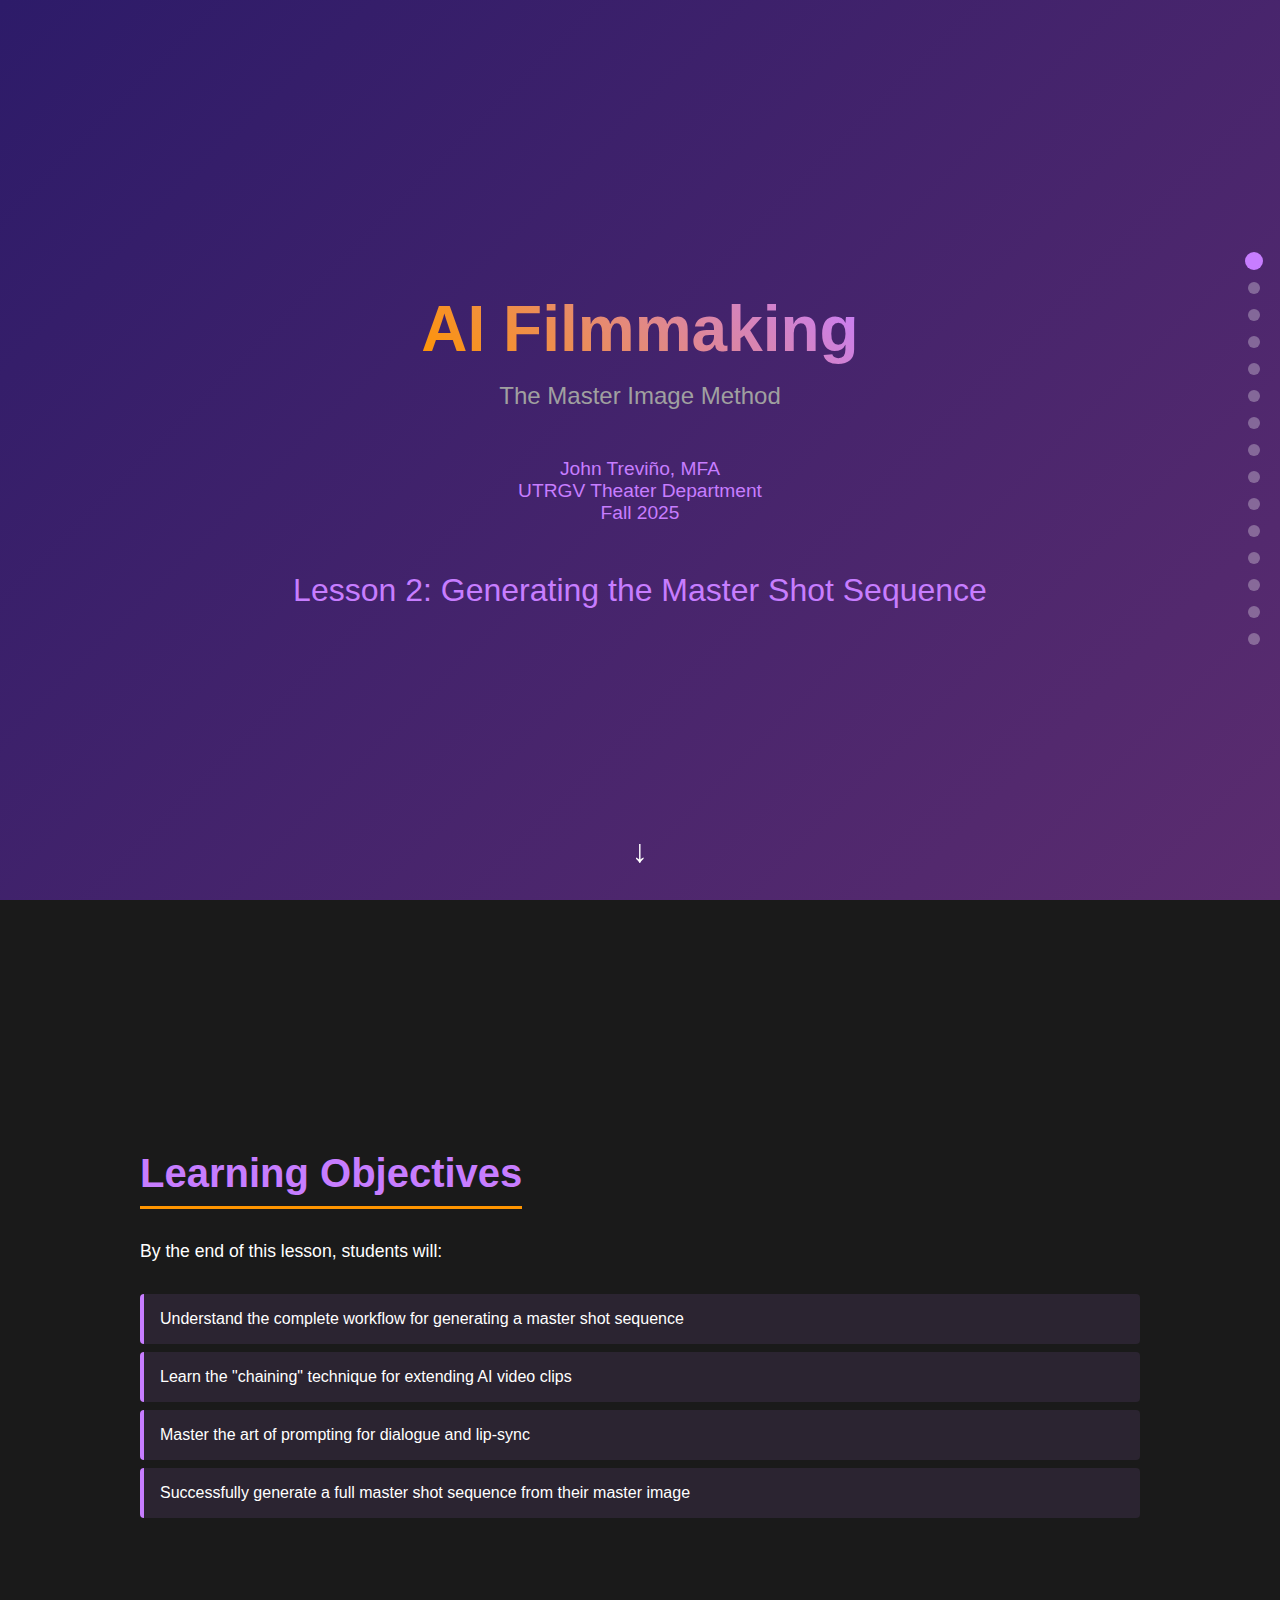
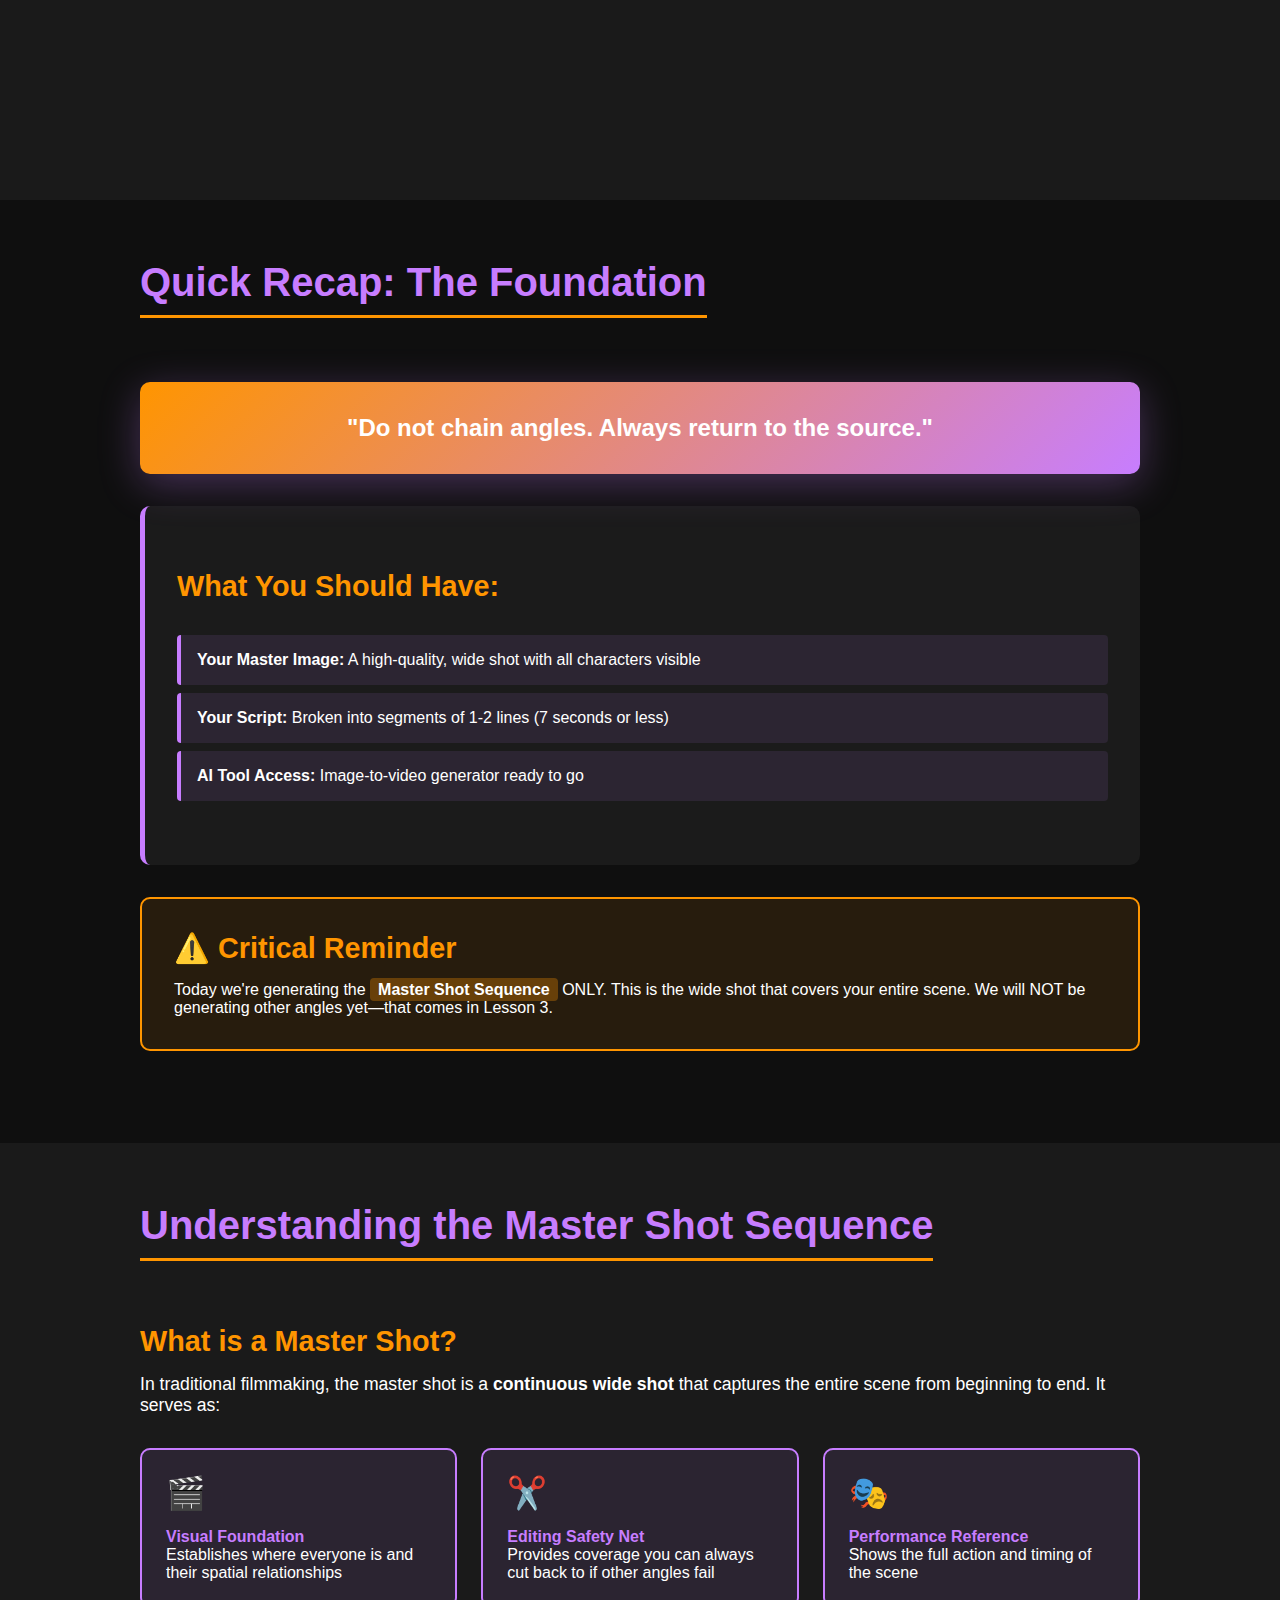
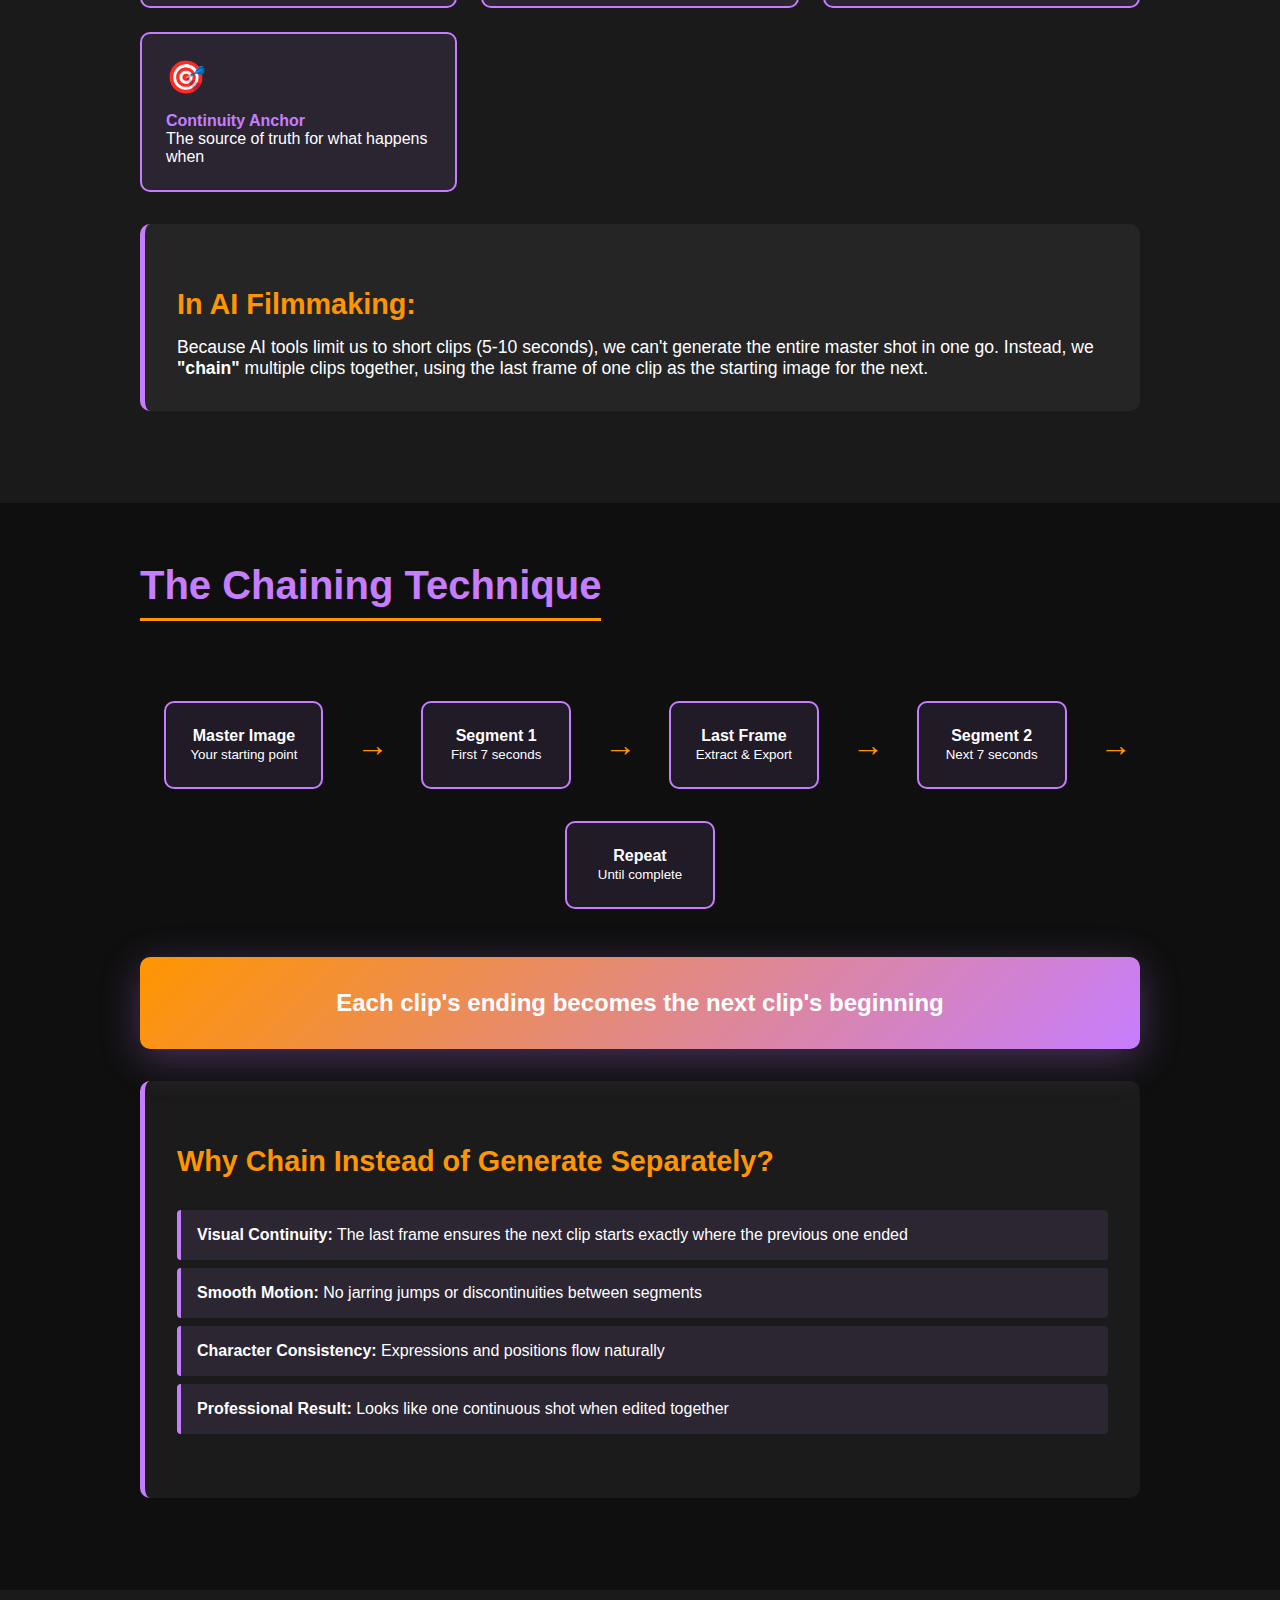
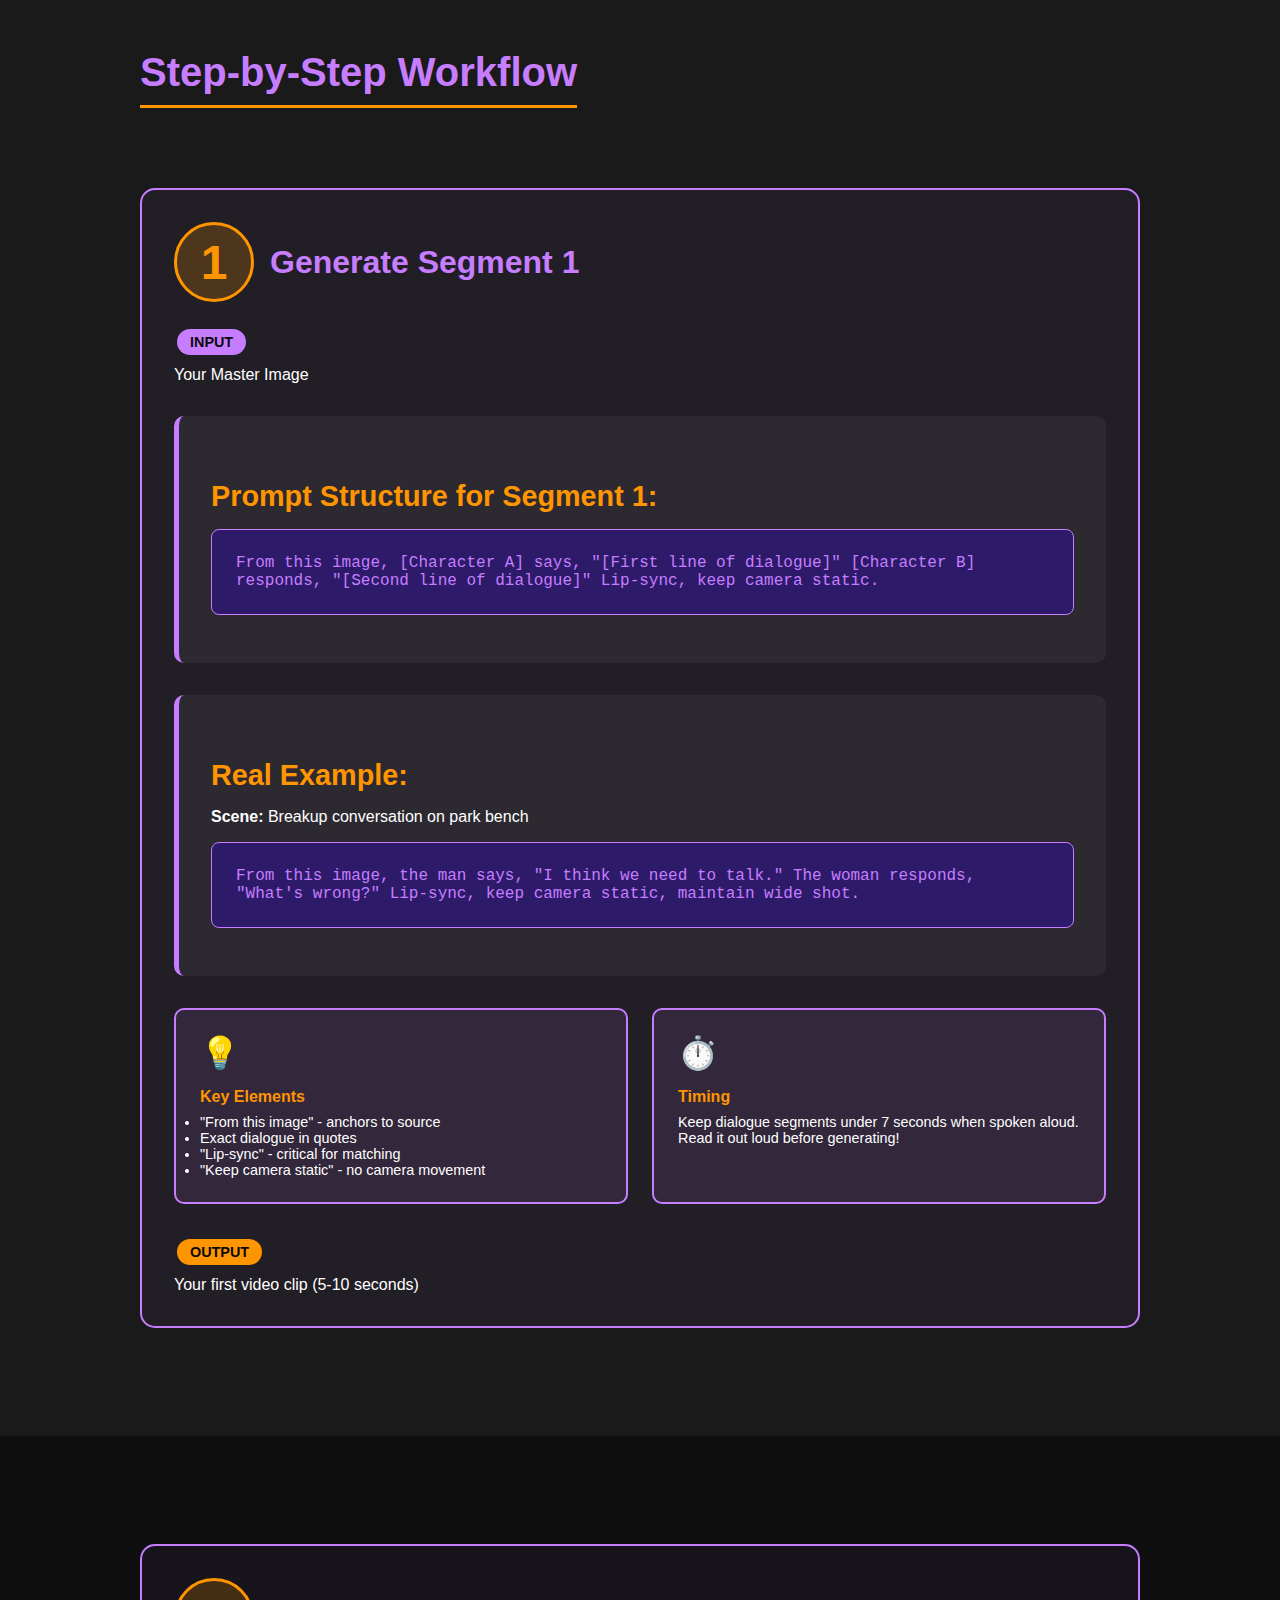
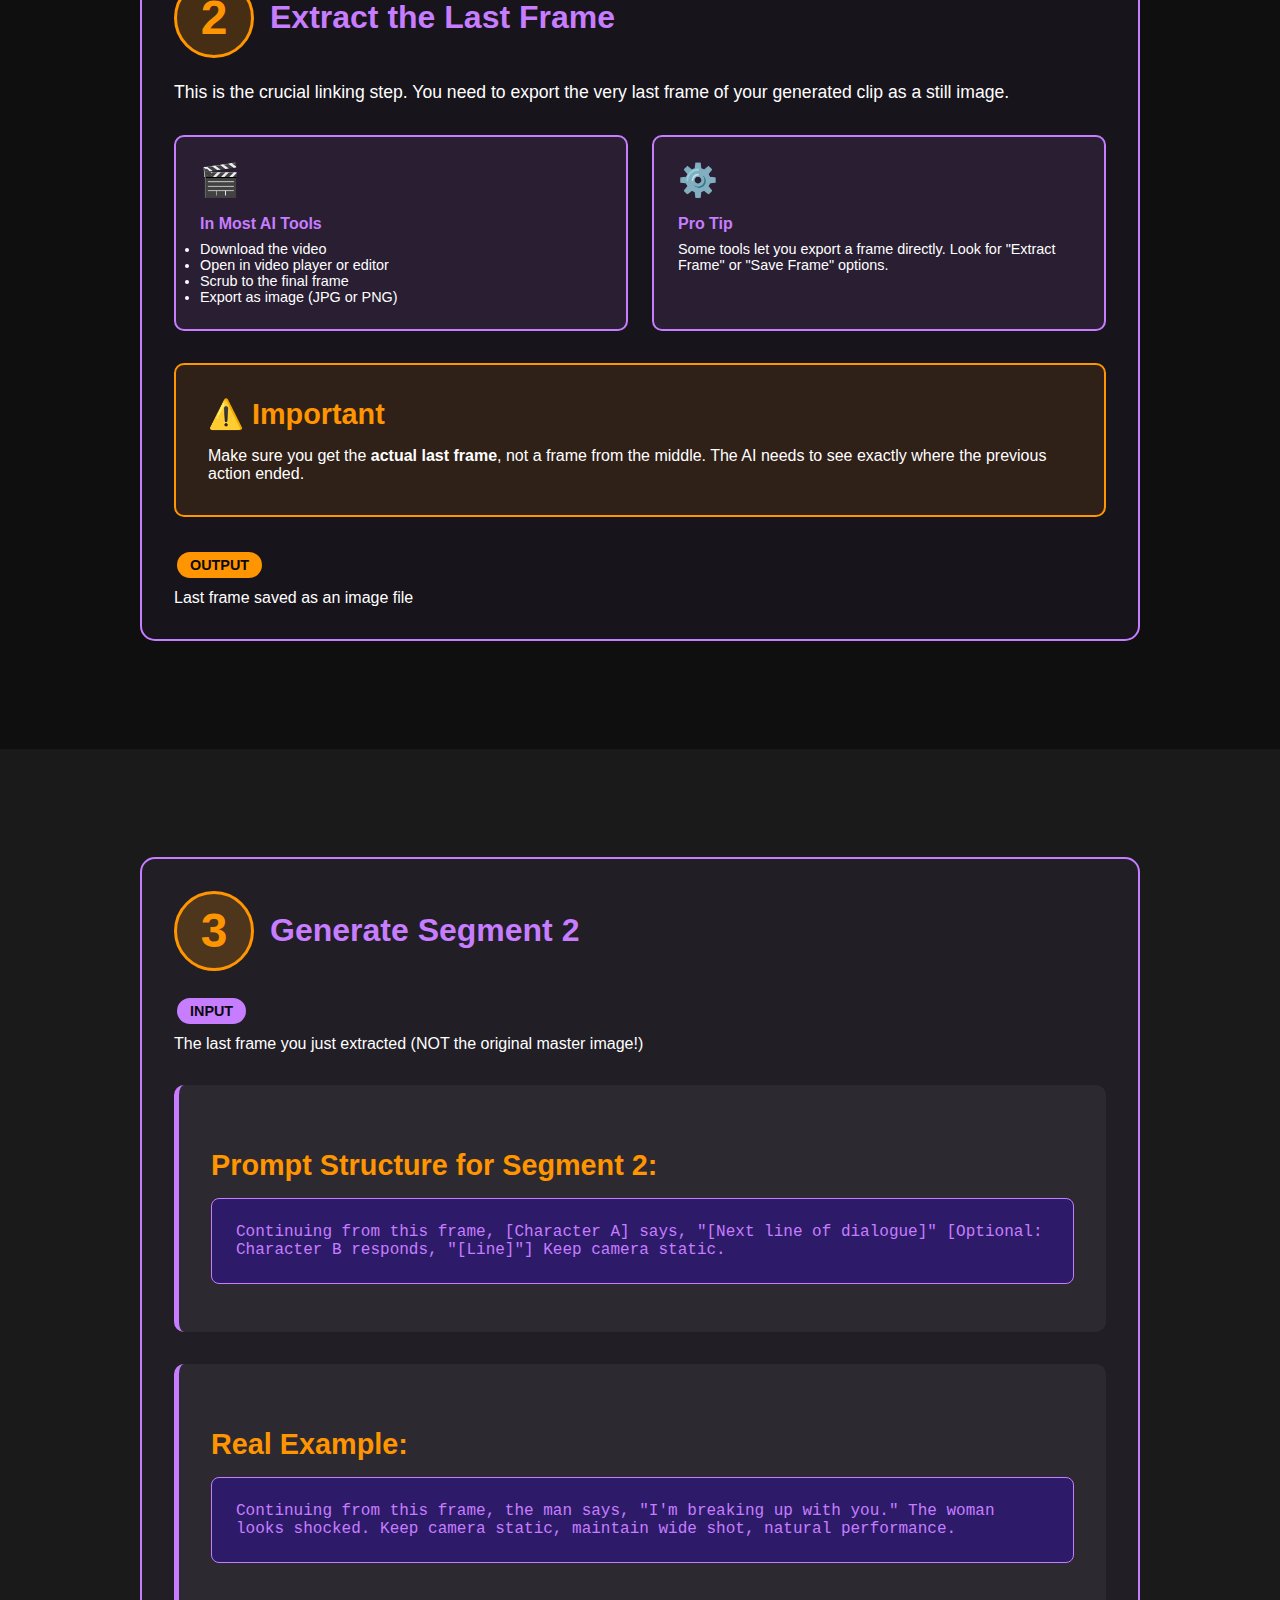
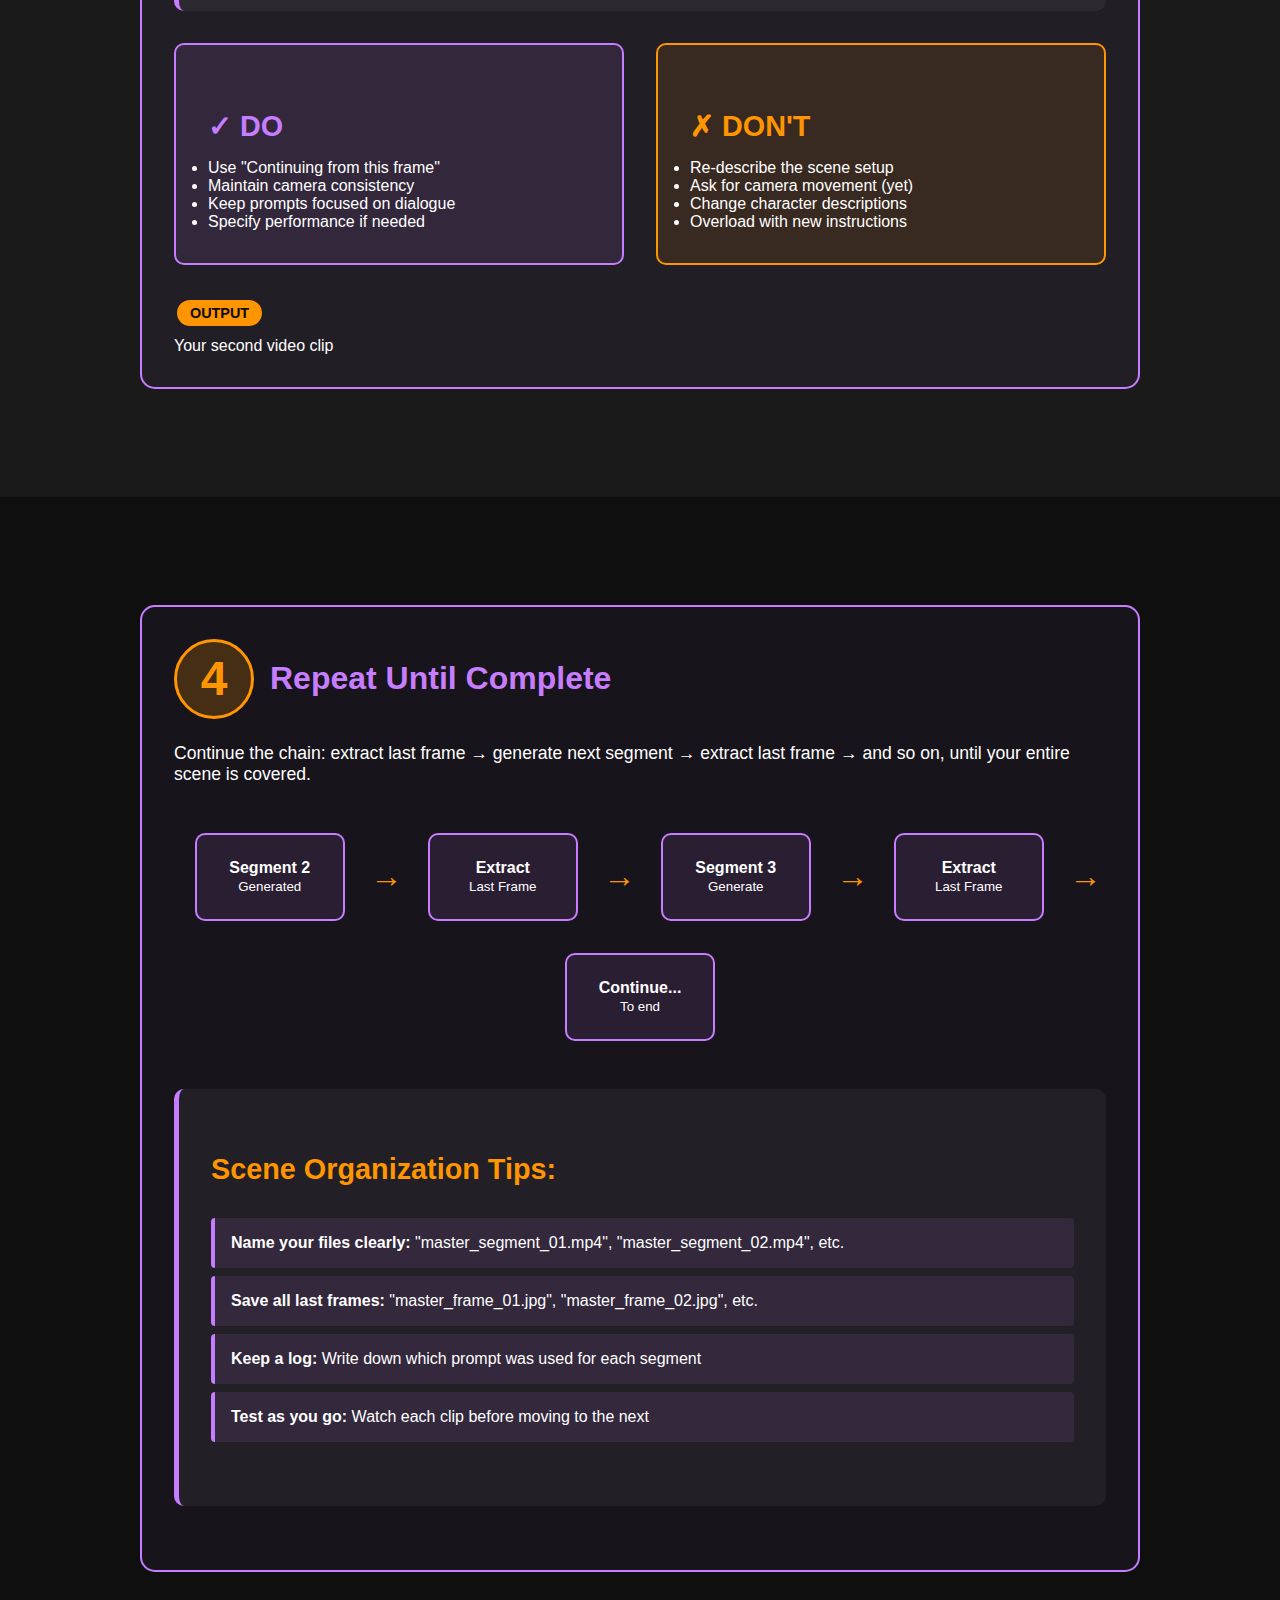
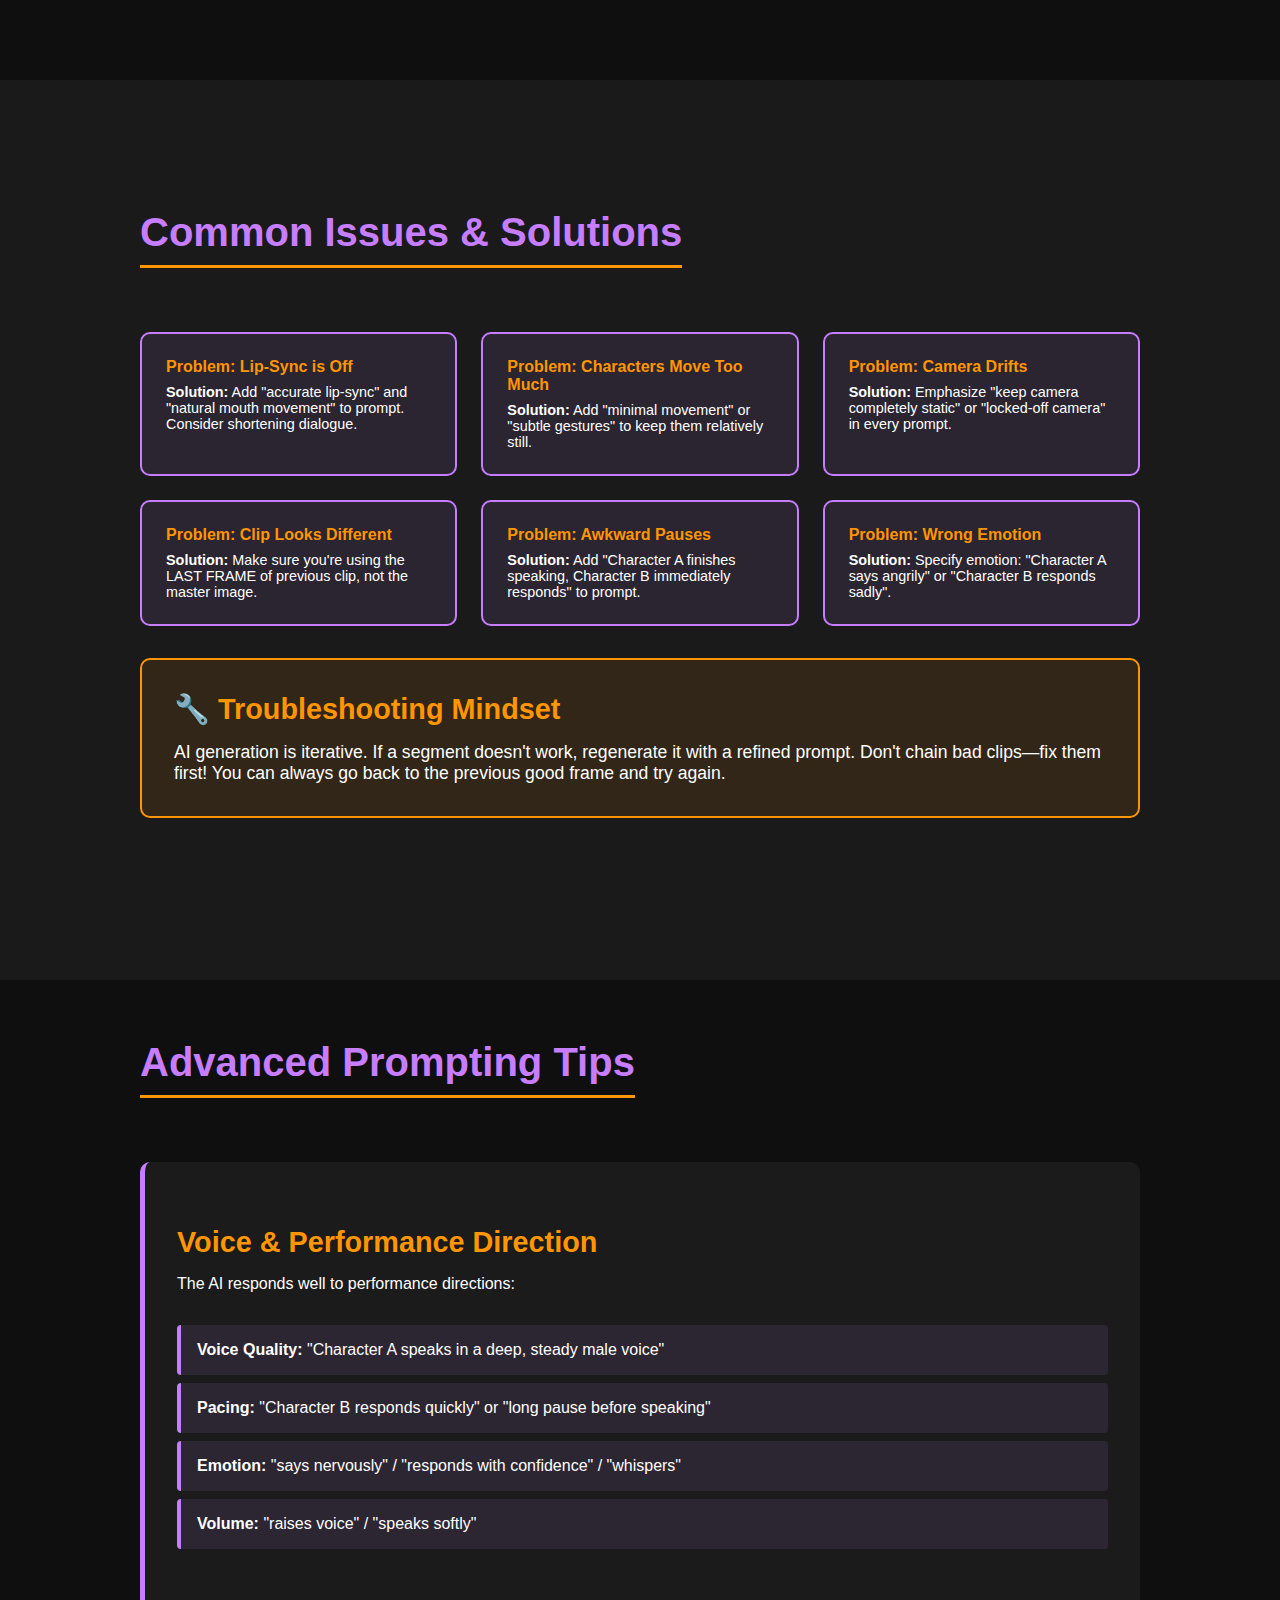
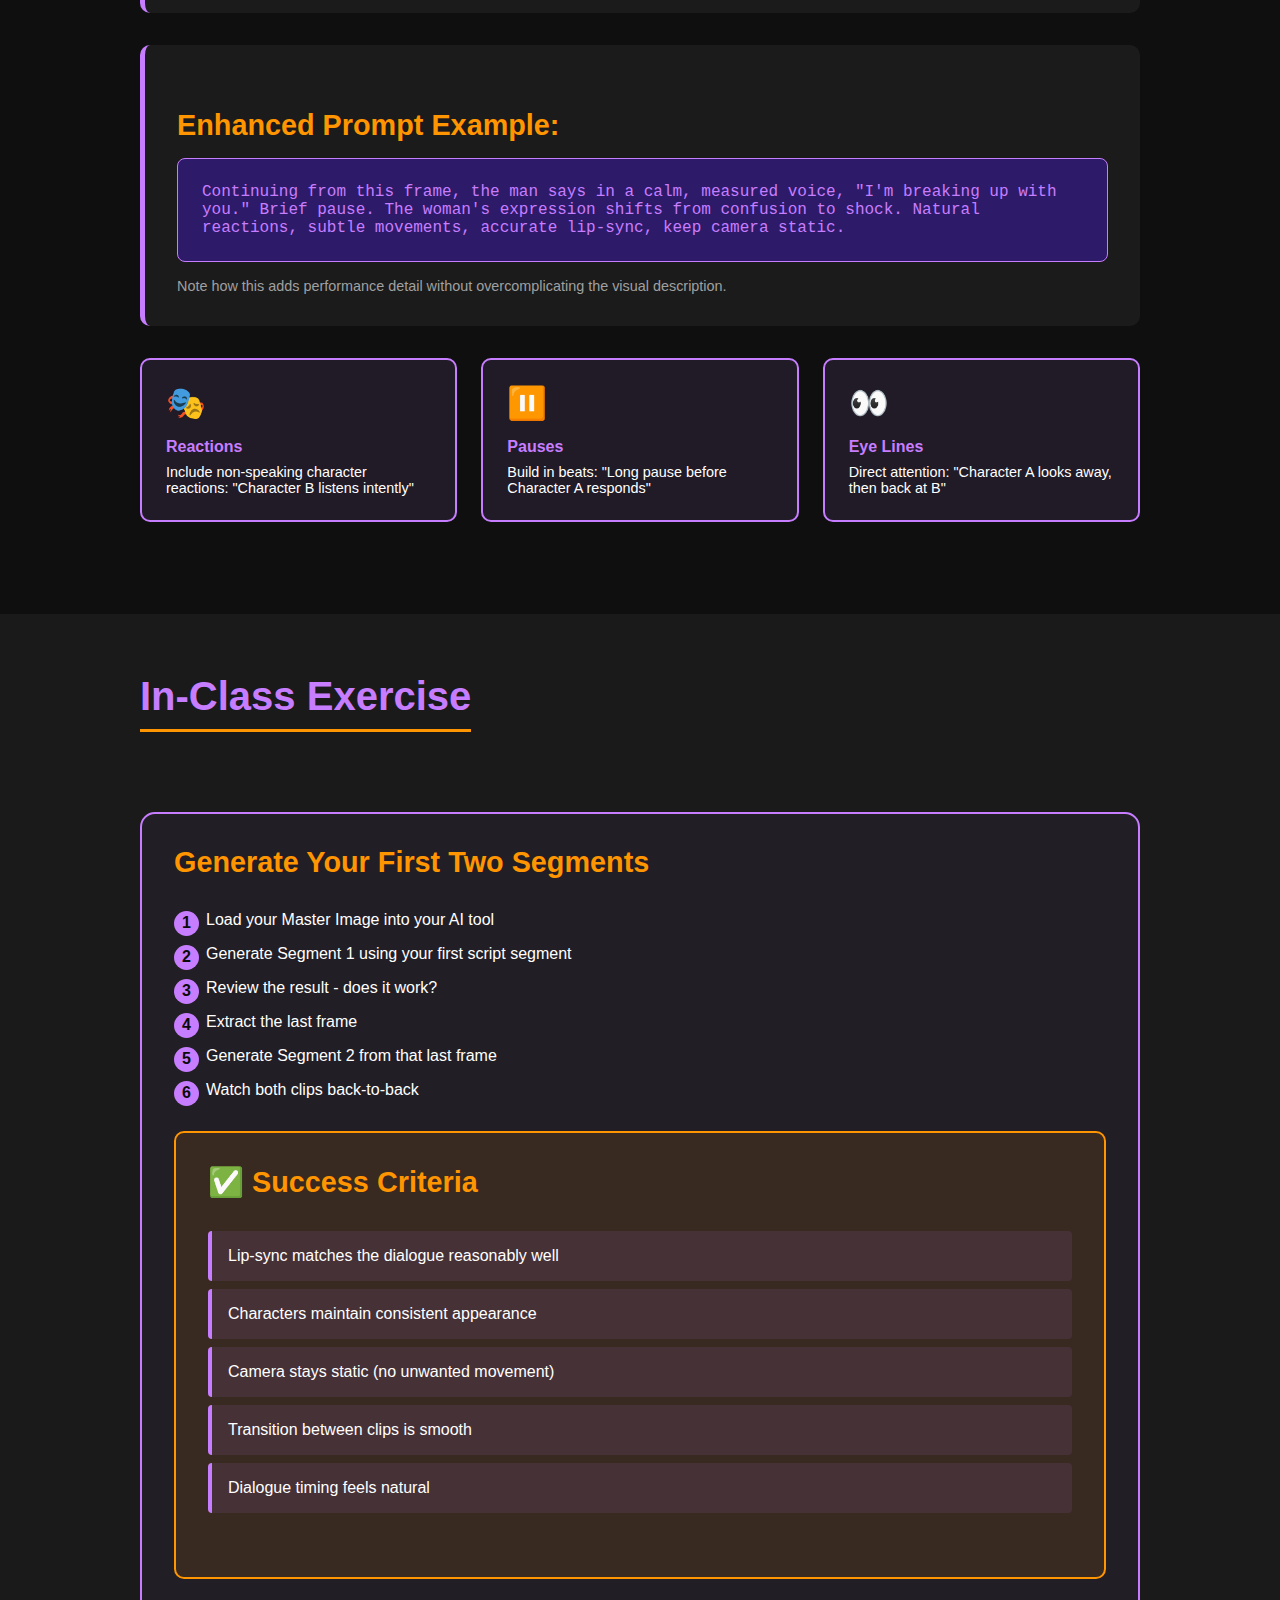
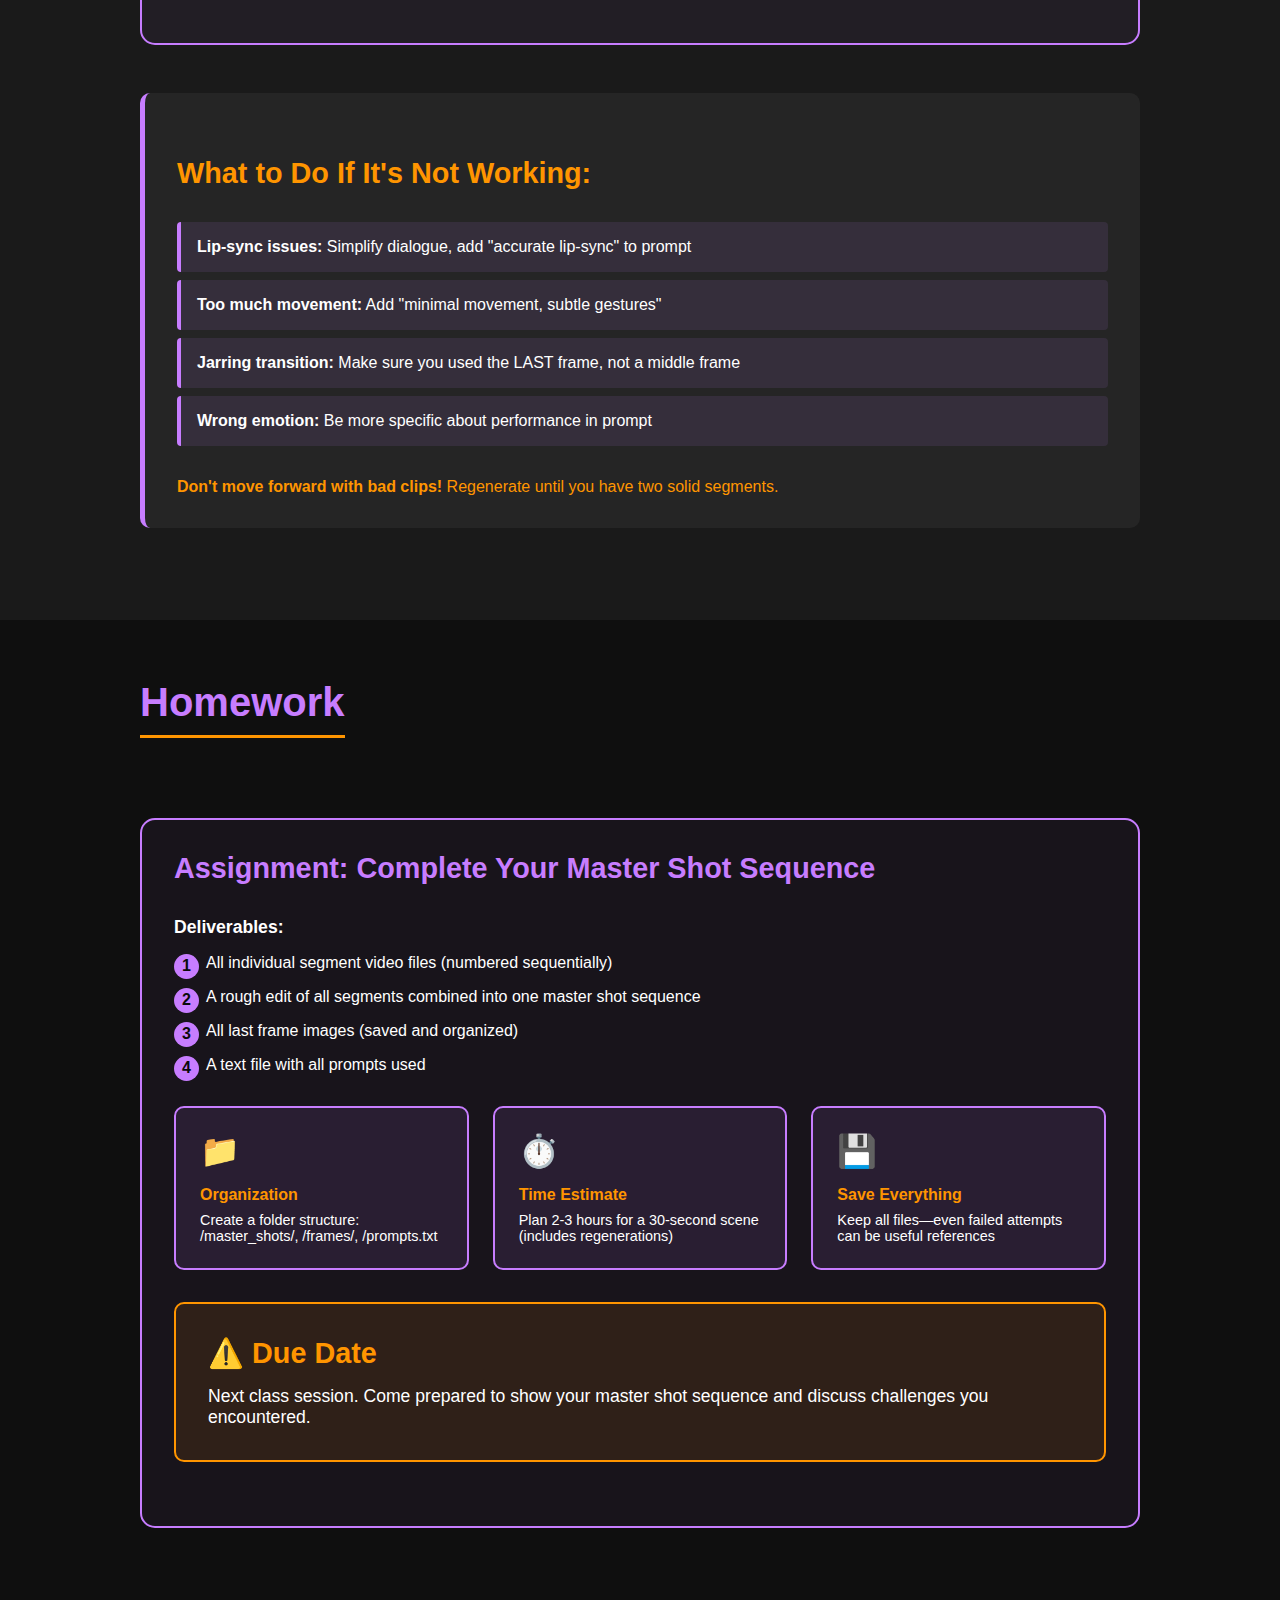
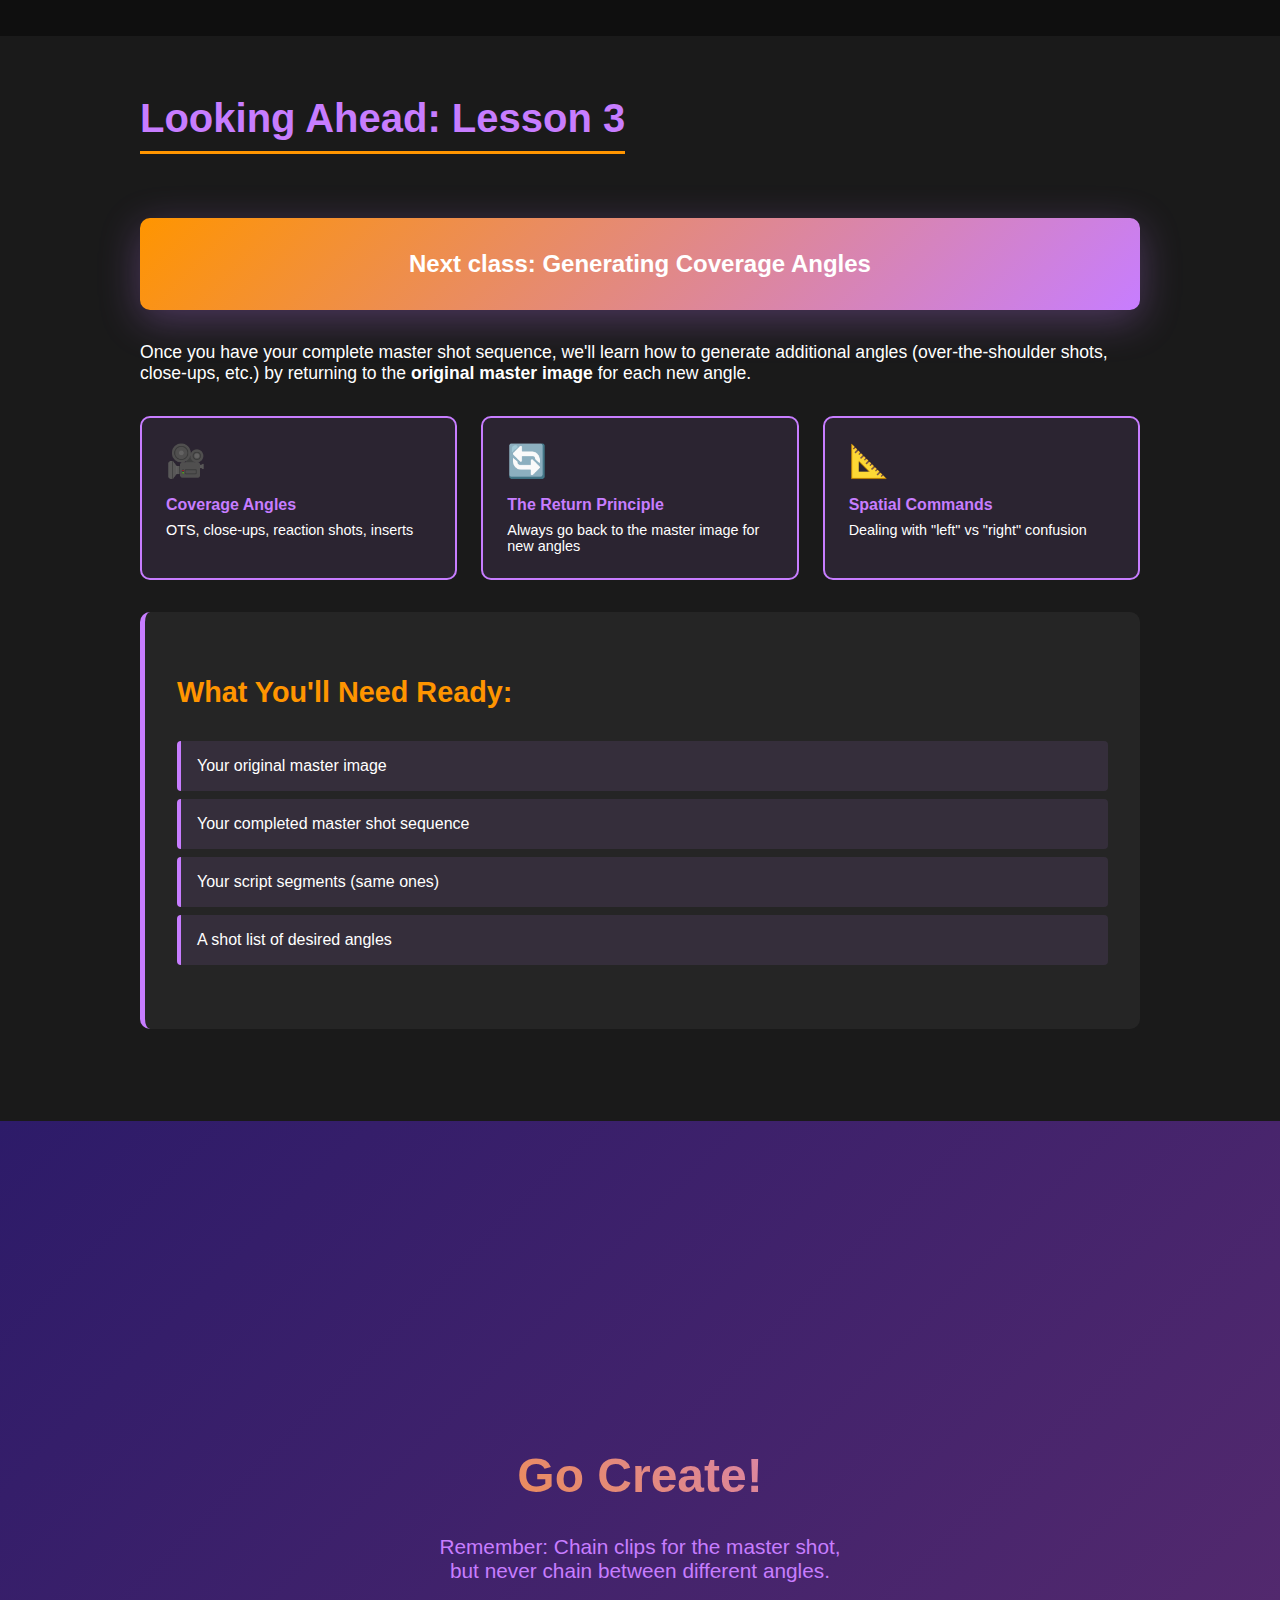
<file: lesson2/index.html>
<!DOCTYPE html>
<html lang="en">
<head>
    <meta charset="UTF-8">
    <meta name="viewport" content="width=device-width, initial-scale=1.0">
    <title>AI Filmmaking - Lesson 2: Master Shot Sequence</title>
    <style>
        * {
            margin: 0;
            padding: 0;
            box-sizing: border-box;
        }

        body {
            font-family: 'Segoe UI', Tahoma, Geneva, Verdana, sans-serif;
            background: #0a0a0a;
            color: #ffffff;
            overflow-x: hidden;
        }

        .section {
            min-height: 100vh;
            display: flex;
            flex-direction: column;
            justify-content: center;
            align-items: center;
            padding: 60px 20px;
            position: relative;
            opacity: 1;
            transform: translateY(0);
            transition: opacity 0.8s ease, transform 0.8s ease;
        }

        .section.animate-in {
            opacity: 0;
            transform: translateY(50px);
        }

        .section.visible {
            opacity: 1;
            transform: translateY(0);
        }

        .title-section {
            background: linear-gradient(135deg, #2d1b69 0%, #5b2c6f 100%);
            text-align: center;
        }

        .content-section {
            background: #0f0f0f;
        }

        .section:nth-child(even) {
            background: #1a1a1a;
        }

        h1 {
            font-size: 4rem;
            margin-bottom: 1rem;
            background: linear-gradient(45deg, #ff9500, #c77dff);
            -webkit-background-clip: text;
            -webkit-text-fill-color: transparent;
            background-clip: text;
            animation: gradient 3s ease infinite;
        }

        h2 {
            font-size: 2.5rem;
            margin-bottom: 2rem;
            color: #c77dff;
            border-bottom: 3px solid #ff9500;
            padding-bottom: 10px;
            display: inline-block;
        }

        h3 {
            font-size: 1.8rem;
            margin: 2rem 0 1rem 0;
            color: #ff9500;
        }

        .subtitle {
            font-size: 1.5rem;
            color: #a0a0a0;
            margin-bottom: 1rem;
        }

        .instructor-info {
            font-size: 1.2rem;
            color: #c77dff;
            margin-top: 2rem;
        }

        .content-container {
            max-width: 1000px;
            width: 100%;
        }

        .objectives-list, .checklist {
            list-style: none;
            margin: 2rem 0;
        }

        .objectives-list li, .checklist li {
            padding: 1rem;
            margin: 0.5rem 0;
            background: rgba(199, 125, 255, 0.1);
            border-left: 4px solid #c77dff;
            border-radius: 4px;
            transition: transform 0.3s ease, background 0.3s ease;
        }

        .objectives-list li:hover, .checklist li:hover {
            transform: translateX(10px);
            background: rgba(199, 125, 255, 0.2);
        }

        .step-container {
            margin: 3rem 0;
            padding: 2rem;
            background: rgba(199, 125, 255, 0.05);
            border-radius: 15px;
            border: 2px solid #c77dff;
        }

        .step-header {
            display: flex;
            align-items: center;
            margin-bottom: 1.5rem;
        }

        .step-number {
            font-size: 3rem;
            font-weight: bold;
            color: #ff9500;
            margin-right: 1rem;
            background: rgba(255, 149, 0, 0.2);
            width: 80px;
            height: 80px;
            border-radius: 50%;
            display: flex;
            align-items: center;
            justify-content: center;
            border: 3px solid #ff9500;
        }

        .step-title {
            font-size: 2rem;
            color: #c77dff;
            margin: 0;
        }

        .example-box {
            background: rgba(255, 255, 255, 0.05);
            padding: 2rem;
            border-radius: 10px;
            margin: 2rem 0;
            border-left: 5px solid #c77dff;
        }

        .prompt-template {
            background: #2d1b69;
            padding: 1.5rem;
            border-radius: 8px;
            font-family: 'Courier New', monospace;
            color: #c77dff;
            margin: 1rem 0;
            border: 1px solid #c77dff;
        }

        .tag {
            display: inline-block;
            padding: 0.3rem 0.8rem;
            margin: 0.2rem;
            border-radius: 20px;
            font-size: 0.9rem;
            font-weight: bold;
        }

        .tag.input {
            background: #c77dff;
            color: #0a0a0a;
        }

        .tag.output {
            background: #ff9500;
            color: #0a0a0a;
        }

        .tag.action {
            background: #ffd60a;
            color: #0a0a0a;
        }

        .key-concept {
            background: linear-gradient(135deg, #ff9500, #c77dff);
            padding: 2rem;
            border-radius: 10px;
            text-align: center;
            font-size: 1.5rem;
            font-weight: bold;
            margin: 2rem 0;
            box-shadow: 0 10px 40px rgba(199, 125, 255, 0.3);
        }

        .warning-box {
            background: rgba(255, 149, 0, 0.1);
            border: 2px solid #ff9500;
            padding: 2rem;
            border-radius: 10px;
            margin: 2rem 0;
        }

        .warning-box h3 {
            color: #ff9500;
            margin-top: 0;
        }

        .workflow-diagram {
            display: flex;
            align-items: center;
            justify-content: space-around;
            margin: 2rem 0;
            flex-wrap: wrap;
        }

        .workflow-step {
            background: rgba(199, 125, 255, 0.1);
            padding: 1.5rem;
            border-radius: 10px;
            text-align: center;
            min-width: 150px;
            margin: 1rem;
            border: 2px solid #c77dff;
            transition: transform 0.3s ease;
        }

        .workflow-step:hover {
            transform: scale(1.05);
            background: rgba(199, 125, 255, 0.2);
        }

        .workflow-arrow {
            font-size: 2rem;
            color: #ff9500;
        }

        .scroll-indicator {
            position: fixed;
            bottom: 30px;
            left: 50%;
            transform: translateX(-50%);
            animation: bounce 2s infinite;
            font-size: 2rem;
            z-index: 100;
        }

        @keyframes bounce {
            0%, 20%, 50%, 80%, 100% {
                transform: translateX(-50%) translateY(0);
            }
            40% {
                transform: translateX(-50%) translateY(-20px);
            }
            60% {
                transform: translateX(-50%) translateY(-10px);
            }
        }

        .navigation {
            position: fixed;
            right: 20px;
            top: 50%;
            transform: translateY(-50%);
            z-index: 1000;
        }

        .nav-dot {
            width: 12px;
            height: 12px;
            border-radius: 50%;
            background: rgba(255, 255, 255, 0.3);
            margin: 15px 0;
            cursor: pointer;
            transition: all 0.3s ease;
        }

        .nav-dot.active {
            background: #c77dff;
            transform: scale(1.5);
        }

        .nav-dot:hover {
            background: #ff9500;
            transform: scale(1.3);
        }

        .tips-grid {
            display: grid;
            grid-template-columns: repeat(auto-fit, minmax(250px, 1fr));
            gap: 1.5rem;
            margin: 2rem 0;
        }

        .tip-card {
            background: rgba(199, 125, 255, 0.1);
            padding: 1.5rem;
            border-radius: 10px;
            border: 2px solid #c77dff;
            transition: transform 0.3s ease;
        }

        .tip-card:hover {
            transform: translateY(-5px);
            background: rgba(199, 125, 255, 0.2);
        }

        .tip-icon {
            font-size: 2rem;
            margin-bottom: 1rem;
        }

        @media (max-width: 768px) {
            h1 {
                font-size: 2.5rem;
            }
            h2 {
                font-size: 1.8rem;
            }
            .navigation {
                display: none;
            }
            .workflow-diagram {
                flex-direction: column;
            }
            .workflow-arrow {
                transform: rotate(90deg);
            }
        }

        .numbered-list {
            counter-reset: item;
            list-style: none;
        }

        .numbered-list li {
            counter-increment: item;
            margin: 1rem 0;
            padding-left: 2rem;
            position: relative;
        }

        .numbered-list li::before {
            content: counter(item);
            position: absolute;
            left: 0;
            top: 0;
            background: #c77dff;
            color: #0a0a0a;
            width: 25px;
            height: 25px;
            border-radius: 50%;
            display: flex;
            align-items: center;
            justify-content: center;
            font-weight: bold;
        }

        .comparison-grid {
            display: grid;
            grid-template-columns: 1fr 1fr;
            gap: 2rem;
            margin: 2rem 0;
        }

        .comparison-box {
            padding: 2rem;
            border-radius: 10px;
            border: 2px solid;
        }

        .do-box {
            border-color: #c77dff;
            background: rgba(199, 125, 255, 0.1);
        }

        .dont-box {
            border-color: #ff9500;
            background: rgba(255, 149, 0, 0.1);
        }

        @media (max-width: 768px) {
            .comparison-grid {
                grid-template-columns: 1fr;
            }
        }

        .highlight {
            background: rgba(255, 149, 0, 0.3);
            padding: 0.2rem 0.5rem;
            border-radius: 4px;
            font-weight: bold;
        }
    </style>
</head>
<body>
    <!-- Navigation Dots -->
    <div class="navigation" id="navigation">
        <!-- Will be populated by JavaScript -->
    </div>

    <!-- Scroll Indicator -->
    <div class="scroll-indicator" id="scrollIndicator">↓</div>

    <!-- Title Section -->
    <div class="section title-section" data-section="0">
        <h1>AI Filmmaking</h1>
        <div class="subtitle">The Master Image Method</div>
        <div class="instructor-info">
            John Treviño, MFA<br>
            UTRGV Theater Department<br>
            Fall 2025
        </div>
        <div style="margin-top: 3rem; font-size: 2rem; color: #c77dff;">
            Lesson 2: Generating the Master Shot Sequence
        </div>
    </div>

    <!-- Learning Objectives -->
    <div class="section content-section" data-section="1">
        <div class="content-container">
            <h2>Learning Objectives</h2>
            <p style="margin-bottom: 2rem; font-size: 1.1rem;">By the end of this lesson, students will:</p>
            <ul class="objectives-list">
                <li>Understand the complete workflow for generating a master shot sequence</li>
                <li>Learn the "chaining" technique for extending AI video clips</li>
                <li>Master the art of prompting for dialogue and lip-sync</li>
                <li>Successfully generate a full master shot sequence from their master image</li>
            </ul>
        </div>
    </div>

    <!-- Recap -->
    <div class="section content-section" data-section="2">
        <div class="content-container">
            <h2>Quick Recap: The Foundation</h2>
            
            <div class="key-concept">
                "Do not chain angles. Always return to the source."
            </div>

            <div class="example-box">
                <h3>What You Should Have:</h3>
                <ul class="checklist">
                    <li><strong>Your Master Image:</strong> A high-quality, wide shot with all characters visible</li>
                    <li><strong>Your Script:</strong> Broken into segments of 1-2 lines (7 seconds or less)</li>
                    <li><strong>AI Tool Access:</strong> Image-to-video generator ready to go</li>
                </ul>
            </div>

            <div class="warning-box">
                <h3>⚠️ Critical Reminder</h3>
                <p>Today we're generating the <span class="highlight">Master Shot Sequence</span> ONLY. This is the wide shot that covers your entire scene. We will NOT be generating other angles yet—that comes in Lesson 3.</p>
            </div>
        </div>
    </div>

    <!-- Understanding the Master Shot -->
    <div class="section content-section" data-section="3">
        <div class="content-container">
            <h2>Understanding the Master Shot Sequence</h2>
            
            <h3>What is a Master Shot?</h3>
            <p style="font-size: 1.1rem; margin-bottom: 2rem;">
                In traditional filmmaking, the master shot is a <strong>continuous wide shot</strong> that captures the entire scene from beginning to end. It serves as:
            </p>

            <div class="tips-grid">
                <div class="tip-card">
                    <div class="tip-icon">🎬</div>
                    <h4 style="color: #c77dff;">Visual Foundation</h4>
                    <p>Establishes where everyone is and their spatial relationships</p>
                </div>
                <div class="tip-card">
                    <div class="tip-icon">✂️</div>
                    <h4 style="color: #c77dff;">Editing Safety Net</h4>
                    <p>Provides coverage you can always cut back to if other angles fail</p>
                </div>
                <div class="tip-card">
                    <div class="tip-icon">🎭</div>
                    <h4 style="color: #c77dff;">Performance Reference</h4>
                    <p>Shows the full action and timing of the scene</p>
                </div>
                <div class="tip-card">
                    <div class="tip-icon">🎯</div>
                    <h4 style="color: #c77dff;">Continuity Anchor</h4>
                    <p>The source of truth for what happens when</p>
                </div>
            </div>

            <div class="example-box">
                <h3>In AI Filmmaking:</h3>
                <p style="font-size: 1.1rem;">
                    Because AI tools limit us to short clips (5-10 seconds), we can't generate the entire master shot in one go. Instead, we <strong>"chain"</strong> multiple clips together, using the last frame of one clip as the starting image for the next.
                </p>
            </div>
        </div>
    </div>

    <!-- The Chaining Technique -->
    <div class="section content-section" data-section="4">
        <div class="content-container">
            <h2>The Chaining Technique</h2>
            
            <div class="workflow-diagram">
                <div class="workflow-step">
                    <strong>Master Image</strong><br>
                    <small>Your starting point</small>
                </div>
                <div class="workflow-arrow">→</div>
                <div class="workflow-step">
                    <strong>Segment 1</strong><br>
                    <small>First 7 seconds</small>
                </div>
                <div class="workflow-arrow">→</div>
                <div class="workflow-step">
                    <strong>Last Frame</strong><br>
                    <small>Extract & Export</small>
                </div>
                <div class="workflow-arrow">→</div>
                <div class="workflow-step">
                    <strong>Segment 2</strong><br>
                    <small>Next 7 seconds</small>
                </div>
                <div class="workflow-arrow">→</div>
                <div class="workflow-step">
                    <strong>Repeat</strong><br>
                    <small>Until complete</small>
                </div>
            </div>

            <div class="key-concept">
                Each clip's ending becomes the next clip's beginning
            </div>

            <div class="example-box">
                <h3>Why Chain Instead of Generate Separately?</h3>
                <ul class="checklist">
                    <li><strong>Visual Continuity:</strong> The last frame ensures the next clip starts exactly where the previous one ended</li>
                    <li><strong>Smooth Motion:</strong> No jarring jumps or discontinuities between segments</li>
                    <li><strong>Character Consistency:</strong> Expressions and positions flow naturally</li>
                    <li><strong>Professional Result:</strong> Looks like one continuous shot when edited together</li>
                </ul>
            </div>
        </div>
    </div>

    <!-- Step 1 -->
    <div class="section content-section" data-section="5">
        <div class="content-container">
            <h2>Step-by-Step Workflow</h2>
            
            <div class="step-container">
                <div class="step-header">
                    <div class="step-number">1</div>
                    <h3 class="step-title">Generate Segment 1</h3>
                </div>

                <div style="margin-bottom: 1.5rem;">
                    <span class="tag input">INPUT</span>
                    <p style="margin-top: 0.5rem;">Your Master Image</p>
                </div>

                <div class="example-box">
                    <h3>Prompt Structure for Segment 1:</h3>
                    <div class="prompt-template">
From this image, [Character A] says, "[First line of dialogue]" [Character B] responds, "[Second line of dialogue]" Lip-sync, keep camera static.
                    </div>
                </div>

                <div class="example-box">
                    <h3>Real Example:</h3>
                    <p><strong>Scene:</strong> Breakup conversation on park bench</p>
                    <div class="prompt-template">
From this image, the man says, "I think we need to talk." The woman responds, "What's wrong?" Lip-sync, keep camera static, maintain wide shot.
                    </div>
                </div>

                <div class="tips-grid">
                    <div class="tip-card">
                        <div class="tip-icon">💡</div>
                        <h4 style="color: #ff9500;">Key Elements</h4>
                        <ul style="margin-top: 0.5rem; font-size: 0.9rem;">
                            <li>"From this image" - anchors to source</li>
                            <li>Exact dialogue in quotes</li>
                            <li>"Lip-sync" - critical for matching</li>
                            <li>"Keep camera static" - no camera movement</li>
                        </ul>
                    </div>
                    <div class="tip-card">
                        <div class="tip-icon">⏱️</div>
                        <h4 style="color: #ff9500;">Timing</h4>
                        <p style="margin-top: 0.5rem; font-size: 0.9rem;">Keep dialogue segments under 7 seconds when spoken aloud. Read it out loud before generating!</p>
                    </div>
                </div>

                <div style="margin-top: 1.5rem;">
                    <span class="tag output">OUTPUT</span>
                    <p style="margin-top: 0.5rem;">Your first video clip (5-10 seconds)</p>
                </div>
            </div>
        </div>
    </div>

    <!-- Step 2 -->
    <div class="section content-section" data-section="6">
        <div class="content-container">
            <div class="step-container">
                <div class="step-header">
                    <div class="step-number">2</div>
                    <h3 class="step-title">Extract the Last Frame</h3>
                </div>

                <p style="font-size: 1.1rem; margin-bottom: 1.5rem;">
                    This is the crucial linking step. You need to export the very last frame of your generated clip as a still image.
                </p>

                <div class="tips-grid">
                    <div class="tip-card">
                        <div class="tip-icon">🎬</div>
                        <h4 style="color: #c77dff;">In Most AI Tools</h4>
                        <ul style="margin-top: 0.5rem; font-size: 0.9rem;">
                            <li>Download the video</li>
                            <li>Open in video player or editor</li>
                            <li>Scrub to the final frame</li>
                            <li>Export as image (JPG or PNG)</li>
                        </ul>
                    </div>
                    <div class="tip-card">
                        <div class="tip-icon">⚙️</div>
                        <h4 style="color: #c77dff;">Pro Tip</h4>
                        <p style="margin-top: 0.5rem; font-size: 0.9rem;">Some tools let you export a frame directly. Look for "Extract Frame" or "Save Frame" options.</p>
                    </div>
                </div>

                <div class="warning-box">
                    <h3>⚠️ Important</h3>
                    <p>Make sure you get the <strong>actual last frame</strong>, not a frame from the middle. The AI needs to see exactly where the previous action ended.</p>
                </div>

                <div style="margin-top: 1.5rem;">
                    <span class="tag output">OUTPUT</span>
                    <p style="margin-top: 0.5rem;">Last frame saved as an image file</p>
                </div>
            </div>
        </div>
    </div>

    <!-- Step 3 -->
    <div class="section content-section" data-section="7">
        <div class="content-container">
            <div class="step-container">
                <div class="step-header">
                    <div class="step-number">3</div>
                    <h3 class="step-title">Generate Segment 2</h3>
                </div>

                <div style="margin-bottom: 1.5rem;">
                    <span class="tag input">INPUT</span>
                    <p style="margin-top: 0.5rem;">The last frame you just extracted (NOT the original master image!)</p>
                </div>

                <div class="example-box">
                    <h3>Prompt Structure for Segment 2:</h3>
                    <div class="prompt-template">
Continuing from this frame, [Character A] says, "[Next line of dialogue]" [Optional: Character B responds, "[Line]"] Keep camera static.
                    </div>
                </div>

                <div class="example-box">
                    <h3>Real Example:</h3>
                    <div class="prompt-template">
Continuing from this frame, the man says, "I'm breaking up with you." The woman looks shocked. Keep camera static, maintain wide shot, natural performance.
                    </div>
                </div>

                <div class="comparison-grid">
                    <div class="comparison-box do-box">
                        <h3 style="color: #c77dff;">✓ DO</h3>
                        <ul style="margin-top: 1rem;">
                            <li>Use "Continuing from this frame"</li>
                            <li>Maintain camera consistency</li>
                            <li>Keep prompts focused on dialogue</li>
                            <li>Specify performance if needed</li>
                        </ul>
                    </div>
                    <div class="comparison-box dont-box">
                        <h3 style="color: #ff9500;">✗ DON'T</h3>
                        <ul style="margin-top: 1rem;">
                            <li>Re-describe the scene setup</li>
                            <li>Ask for camera movement (yet)</li>
                            <li>Change character descriptions</li>
                            <li>Overload with new instructions</li>
                        </ul>
                    </div>
                </div>

                <div style="margin-top: 1.5rem;">
                    <span class="tag output">OUTPUT</span>
                    <p style="margin-top: 0.5rem;">Your second video clip</p>
                </div>
            </div>
        </div>
    </div>

    <!-- Step 4 -->
    <div class="section content-section" data-section="8">
        <div class="content-container">
            <div class="step-container">
                <div class="step-header">
                    <div class="step-number">4</div>
                    <h3 class="step-title">Repeat Until Complete</h3>
                </div>

                <p style="font-size: 1.1rem; margin-bottom: 1.5rem;">
                    Continue the chain: extract last frame → generate next segment → extract last frame → and so on, until your entire scene is covered.
                </p>

                <div class="workflow-diagram">
                    <div class="workflow-step">
                        <strong>Segment 2</strong><br>
                        <small>Generated</small>
                    </div>
                    <div class="workflow-arrow">→</div>
                    <div class="workflow-step">
                        <strong>Extract</strong><br>
                        <small>Last Frame</small>
                    </div>
                    <div class="workflow-arrow">→</div>
                    <div class="workflow-step">
                        <strong>Segment 3</strong><br>
                        <small>Generate</small>
                    </div>
                    <div class="workflow-arrow">→</div>
                    <div class="workflow-step">
                        <strong>Extract</strong><br>
                        <small>Last Frame</small>
                    </div>
                    <div class="workflow-arrow">→</div>
                    <div class="workflow-step">
                        <strong>Continue...</strong><br>
                        <small>To end</small>
                    </div>
                </div>

                <div class="example-box">
                    <h3>Scene Organization Tips:</h3>
                    <ul class="checklist">
                        <li><strong>Name your files clearly:</strong> "master_segment_01.mp4", "master_segment_02.mp4", etc.</li>
                        <li><strong>Save all last frames:</strong> "master_frame_01.jpg", "master_frame_02.jpg", etc.</li>
                        <li><strong>Keep a log:</strong> Write down which prompt was used for each segment</li>
                        <li><strong>Test as you go:</strong> Watch each clip before moving to the next</li>
                    </ul>
                </div>
            </div>
        </div>
    </div>

    <!-- Common Issues -->
    <div class="section content-section" data-section="9">
        <div class="content-container">
            <h2>Common Issues & Solutions</h2>

            <div class="tips-grid">
                <div class="tip-card">
                    <h4 style="color: #ff9500;">Problem: Lip-Sync is Off</h4>
                    <p style="margin-top: 0.5rem; font-size: 0.9rem;"><strong>Solution:</strong> Add "accurate lip-sync" and "natural mouth movement" to prompt. Consider shortening dialogue.</p>
                </div>
                <div class="tip-card">
                    <h4 style="color: #ff9500;">Problem: Characters Move Too Much</h4>
                    <p style="margin-top: 0.5rem; font-size: 0.9rem;"><strong>Solution:</strong> Add "minimal movement" or "subtle gestures" to keep them relatively still.</p>
                </div>
                <div class="tip-card">
                    <h4 style="color: #ff9500;">Problem: Camera Drifts</h4>
                    <p style="margin-top: 0.5rem; font-size: 0.9rem;"><strong>Solution:</strong> Emphasize "keep camera completely static" or "locked-off camera" in every prompt.</p>
                </div>
                <div class="tip-card">
                    <h4 style="color: #ff9500;">Problem: Clip Looks Different</h4>
                    <p style="margin-top: 0.5rem; font-size: 0.9rem;"><strong>Solution:</strong> Make sure you're using the LAST FRAME of previous clip, not the master image.</p>
                </div>
                <div class="tip-card">
                    <h4 style="color: #ff9500;">Problem: Awkward Pauses</h4>
                    <p style="margin-top: 0.5rem; font-size: 0.9rem;"><strong>Solution:</strong> Add "Character A finishes speaking, Character B immediately responds" to prompt.</p>
                </div>
                <div class="tip-card">
                    <h4 style="color: #ff9500;">Problem: Wrong Emotion</h4>
                    <p style="margin-top: 0.5rem; font-size: 0.9rem;"><strong>Solution:</strong> Specify emotion: "Character A says angrily" or "Character B responds sadly".</p>
                </div>
            </div>

            <div class="warning-box">
                <h3>🔧 Troubleshooting Mindset</h3>
                <p style="font-size: 1.1rem;">
                    AI generation is iterative. If a segment doesn't work, regenerate it with a refined prompt. Don't chain bad clips—fix them first! You can always go back to the previous good frame and try again.
                </p>
            </div>
        </div>
    </div>

    <!-- Advanced Prompting -->
    <div class="section content-section" data-section="10">
        <div class="content-container">
            <h2>Advanced Prompting Tips</h2>

            <div class="example-box">
                <h3>Voice & Performance Direction</h3>
                <p style="margin-bottom: 1rem;">The AI responds well to performance directions:</p>
                <ul class="checklist">
                    <li><strong>Voice Quality:</strong> "Character A speaks in a deep, steady male voice"</li>
                    <li><strong>Pacing:</strong> "Character B responds quickly" or "long pause before speaking"</li>
                    <li><strong>Emotion:</strong> "says nervously" / "responds with confidence" / "whispers"</li>
                    <li><strong>Volume:</strong> "raises voice" / "speaks softly"</li>
                </ul>
            </div>

            <div class="example-box">
                <h3>Enhanced Prompt Example:</h3>
                <div class="prompt-template">
Continuing from this frame, the man says in a calm, measured voice, "I'm breaking up with you." Brief pause. The woman's expression shifts from confusion to shock. Natural reactions, subtle movements, accurate lip-sync, keep camera static.
                </div>
                <p style="margin-top: 1rem; font-size: 0.9rem; color: #a0a0a0;">
                    Note how this adds performance detail without overcomplicating the visual description.
                </p>
            </div>

            <div class="tips-grid">
                <div class="tip-card">
                    <div class="tip-icon">🎭</div>
                    <h4 style="color: #c77dff;">Reactions</h4>
                    <p style="margin-top: 0.5rem; font-size: 0.9rem;">Include non-speaking character reactions: "Character B listens intently"</p>
                </div>
                <div class="tip-card">
                    <div class="tip-icon">⏸️</div>
                    <h4 style="color: #c77dff;">Pauses</h4>
                    <p style="margin-top: 0.5rem; font-size: 0.9rem;">Build in beats: "Long pause before Character A responds"</p>
                </div>
                <div class="tip-card">
                    <div class="tip-icon">👀</div>
                    <h4 style="color: #c77dff;">Eye Lines</h4>
                    <p style="margin-top: 0.5rem; font-size: 0.9rem;">Direct attention: "Character A looks away, then back at B"</p>
                </div>
            </div>
        </div>
    </div>

    <!-- In-Class Exercise -->
    <div class="section content-section" data-section="11">
        <div class="content-container">
            <h2>In-Class Exercise</h2>
            
            <div class="step-container">
                <h3 style="margin-top: 0; color: #ff9500;">Generate Your First Two Segments</h3>
                
                <ol class="numbered-list" style="margin-top: 2rem;">
                    <li>Load your Master Image into your AI tool</li>
                    <li>Generate Segment 1 using your first script segment</li>
                    <li>Review the result - does it work?</li>
                    <li>Extract the last frame</li>
                    <li>Generate Segment 2 from that last frame</li>
                    <li>Watch both clips back-to-back</li>
                </ol>

                <div class="warning-box" style="margin-top: 2rem;">
                    <h3>✅ Success Criteria</h3>
                    <ul class="checklist">
                        <li>Lip-sync matches the dialogue reasonably well</li>
                        <li>Characters maintain consistent appearance</li>
                        <li>Camera stays static (no unwanted movement)</li>
                        <li>Transition between clips is smooth</li>
                        <li>Dialogue timing feels natural</li>
                    </ul>
                </div>
            </div>

            <div class="example-box" style="margin-top: 2rem;">
                <h3>What to Do If It's Not Working:</h3>
                <ul class="checklist">
                    <li><strong>Lip-sync issues:</strong> Simplify dialogue, add "accurate lip-sync" to prompt</li>
                    <li><strong>Too much movement:</strong> Add "minimal movement, subtle gestures"</li>
                    <li><strong>Jarring transition:</strong> Make sure you used the LAST frame, not a middle frame</li>
                    <li><strong>Wrong emotion:</strong> Be more specific about performance in prompt</li>
                </ul>
                <p style="margin-top: 1rem; color: #ff9500;">
                    <strong>Don't move forward with bad clips!</strong> Regenerate until you have two solid segments.
                </p>
            </div>
        </div>
    </div>

    <!-- Homework -->
    <div class="section content-section" data-section="12">
        <div class="content-container">
            <h2>Homework</h2>
            
            <div class="step-container">
                <h3 style="margin-top: 0; color: #c77dff;">Assignment: Complete Your Master Shot Sequence</h3>
                
                <div style="margin: 2rem 0;">
                    <p style="font-size: 1.1rem; margin-bottom: 1rem;"><strong>Deliverables:</strong></p>
                    <ol class="numbered-list">
                        <li>All individual segment video files (numbered sequentially)</li>
                        <li>A rough edit of all segments combined into one master shot sequence</li>
                        <li>All last frame images (saved and organized)</li>
                        <li>A text file with all prompts used</li>
                    </ol>
                </div>

                <div class="tips-grid" style="margin-top: 2rem;">
                    <div class="tip-card">
                        <div class="tip-icon">📁</div>
                        <h4 style="color: #ff9500;">Organization</h4>
                        <p style="font-size: 0.9rem; margin-top: 0.5rem;">Create a folder structure: /master_shots/, /frames/, /prompts.txt</p>
                    </div>
                    <div class="tip-card">
                        <div class="tip-icon">⏱️</div>
                        <h4 style="color: #ff9500;">Time Estimate</h4>
                        <p style="font-size: 0.9rem; margin-top: 0.5rem;">Plan 2-3 hours for a 30-second scene (includes regenerations)</p>
                    </div>
                    <div class="tip-card">
                        <div class="tip-icon">💾</div>
                        <h4 style="color: #ff9500;">Save Everything</h4>
                        <p style="font-size: 0.9rem; margin-top: 0.5rem;">Keep all files—even failed attempts can be useful references</p>
                    </div>
                </div>

                <div class="warning-box" style="margin-top: 2rem;">
                    <h3>⚠️ Due Date</h3>
                    <p style="font-size: 1.1rem;">Next class session. Come prepared to show your master shot sequence and discuss challenges you encountered.</p>
                </div>
            </div>
        </div>
    </div>

    <!-- Next Steps Preview -->
    <div class="section content-section" data-section="13">
        <div class="content-container">
            <h2>Looking Ahead: Lesson 3</h2>
            
            <div class="key-concept">
                Next class: Generating Coverage Angles
            </div>

            <p style="font-size: 1.1rem; margin: 2rem 0;">
                Once you have your complete master shot sequence, we'll learn how to generate additional angles (over-the-shoulder shots, close-ups, etc.) by returning to the <strong>original master image</strong> for each new angle.
            </p>

            <div class="tips-grid">
                <div class="tip-card">
                    <div class="tip-icon">🎥</div>
                    <h4 style="color: #c77dff;">Coverage Angles</h4>
                    <p style="font-size: 0.9rem; margin-top: 0.5rem;">OTS, close-ups, reaction shots, inserts</p>
                </div>
                <div class="tip-card">
                    <div class="tip-icon">🔄</div>
                    <h4 style="color: #c77dff;">The Return Principle</h4>
                    <p style="font-size: 0.9rem; margin-top: 0.5rem;">Always go back to the master image for new angles</p>
                </div>
                <div class="tip-card">
                    <div class="tip-icon">📐</div>
                    <h4 style="color: #c77dff;">Spatial Commands</h4>
                    <p style="font-size: 0.9rem; margin-top: 0.5rem;">Dealing with "left" vs "right" confusion</p>
                </div>
            </div>

            <div class="example-box" style="margin-top: 2rem;">
                <h3>What You'll Need Ready:</h3>
                <ul class="checklist">
                    <li>Your original master image</li>
                    <li>Your completed master shot sequence</li>
                    <li>Your script segments (same ones)</li>
                    <li>A shot list of desired angles</li>
                </ul>
            </div>
        </div>
    </div>

    <!-- Final Section -->
    <div class="section title-section" data-section="14">
        <div class="content-container" style="text-align: center;">
            <h1 style="font-size: 3rem;">Go Create!</h1>
            <p style="font-size: 1.3rem; margin-top: 2rem; color: #c77dff;">
                Remember: Chain clips for the master shot,<br>
                but never chain between different angles.
            </p>
            <div style="margin-top: 3rem; font-size: 1.1rem; color: #a0a0a0;">
                <p>John Treviño, MFA</p>
                <p>UTRGV Theater Department</p>
                <p>Fall 2025</p>
            </div>
        </div>
    </div>

    <script>
        // Intersection Observer for scroll animations
        const sections = document.querySelectorAll('.section');
        const navDots = document.getElementById('navigation');
        const scrollIndicator = document.getElementById('scrollIndicator');

        // Create navigation dots
        sections.forEach((section, index) => {
            const dot = document.createElement('div');
            dot.className = 'nav-dot';
            dot.addEventListener('click', () => {
                section.scrollIntoView({ behavior: 'smooth' });
            });
            navDots.appendChild(dot);
        });

        const dots = document.querySelectorAll('.nav-dot');

        const observerOptions = {
            threshold: 0.1,
            rootMargin: '0px'
        };

        const observer = new IntersectionObserver((entries) => {
            entries.forEach(entry => {
                if (entry.isIntersecting) {
                    entry.target.classList.add('visible');
                    
                    // Update navigation dots
                    const sectionIndex = entry.target.getAttribute('data-section');
                    dots.forEach((dot, index) => {
                        if (index == sectionIndex) {
                            dot.classList.add('active');
                        } else {
                            dot.classList.remove('active');
                        }
                    });

                    // Hide scroll indicator after first section
                    if (sectionIndex > 0) {
                        scrollIndicator.style.opacity = '0';
                    } else {
                        scrollIndicator.style.opacity = '1';
                    }
                }
            });
        }, observerOptions);

        sections.forEach(section => {
            observer.observe(section);
        });

        // Keyboard navigation
        document.addEventListener('keydown', (e) => {
            const currentSection = Array.from(sections).find(section => 
                section.getBoundingClientRect().top >= 0 && 
                section.getBoundingClientRect().top < window.innerHeight / 2
            );
            
            if (!currentSection) return;
            
            const currentIndex = parseInt(currentSection.getAttribute('data-section'));
            
            if (e.key === 'ArrowDown' || e.key === 'PageDown') {
                e.preventDefault();
                if (currentIndex < sections.length - 1) {
                    sections[currentIndex + 1].scrollIntoView({ behavior: 'smooth' });
                }
            } else if (e.key === 'ArrowUp' || e.key === 'PageUp') {
                e.preventDefault();
                if (currentIndex > 0) {
                    sections[currentIndex - 1].scrollIntoView({ behavior: 'smooth' });
                }
            }
        });
    </script>
</body>
</html>
</file>
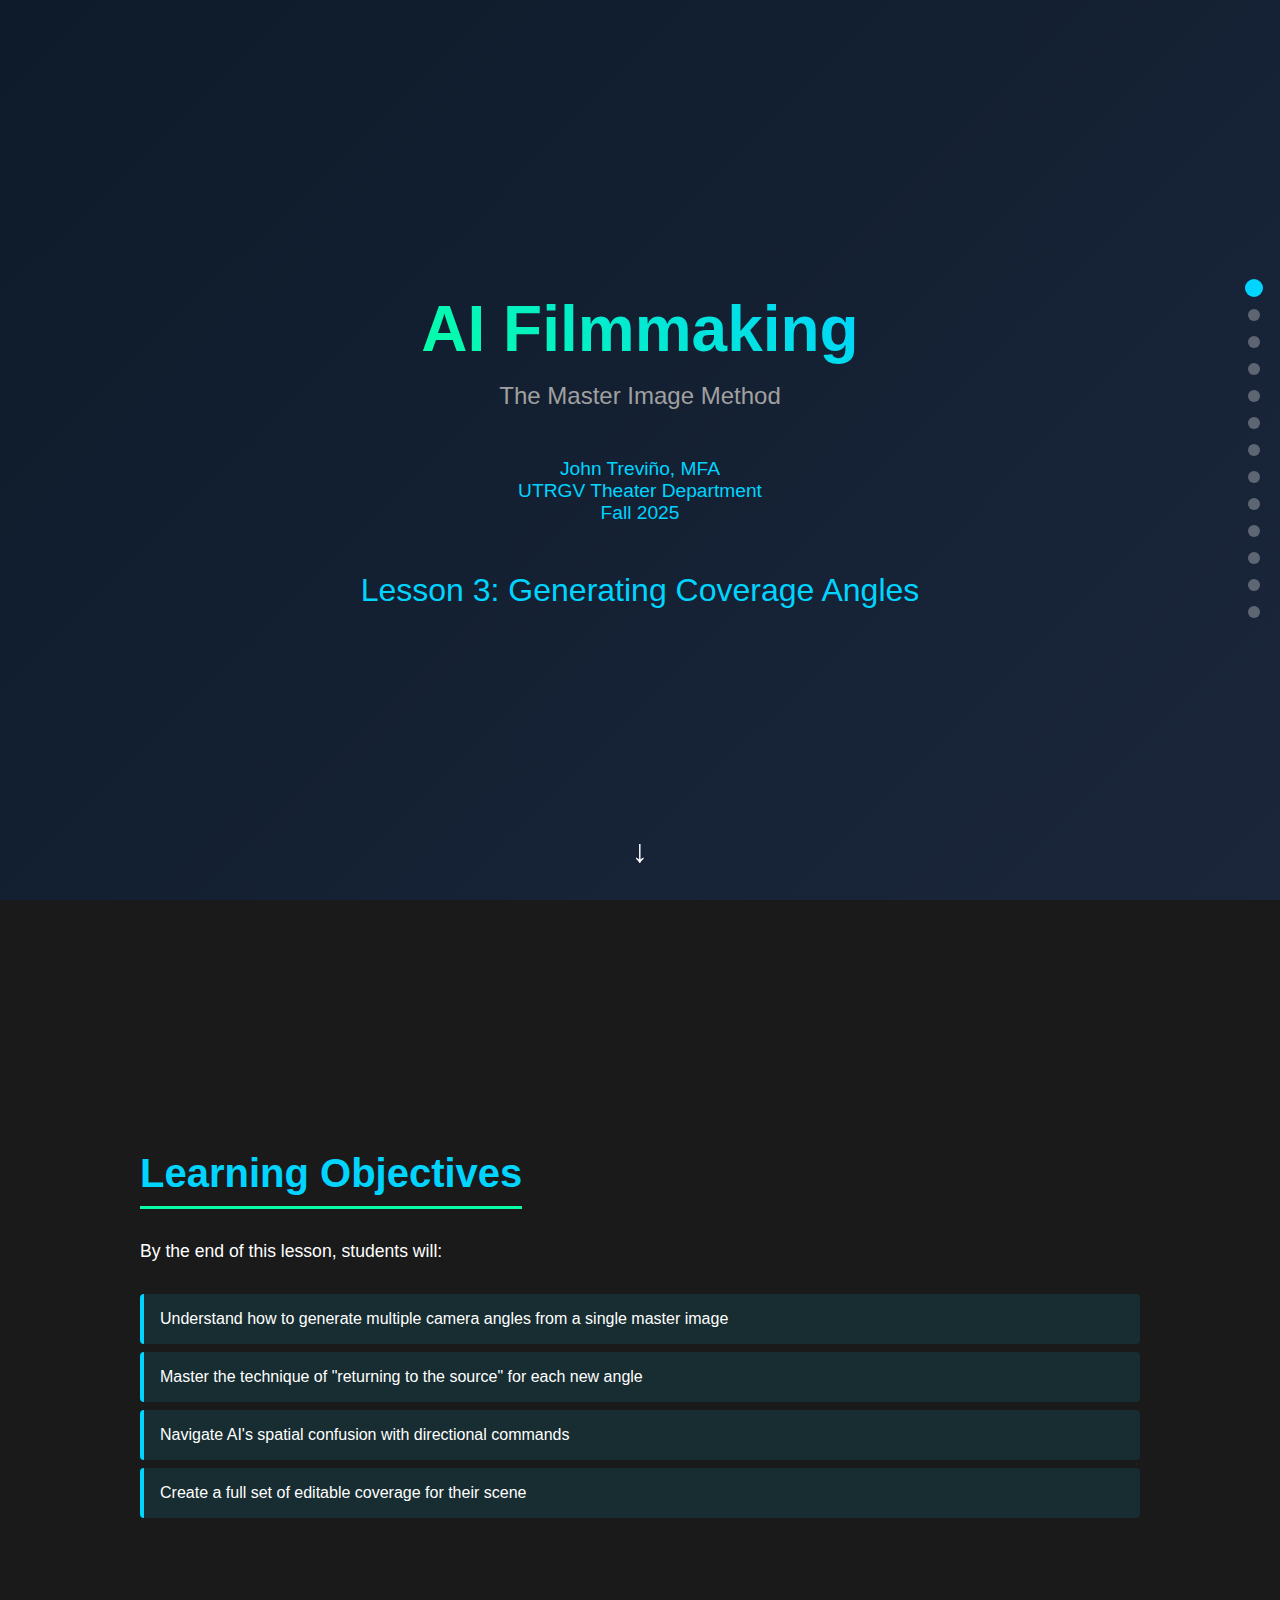
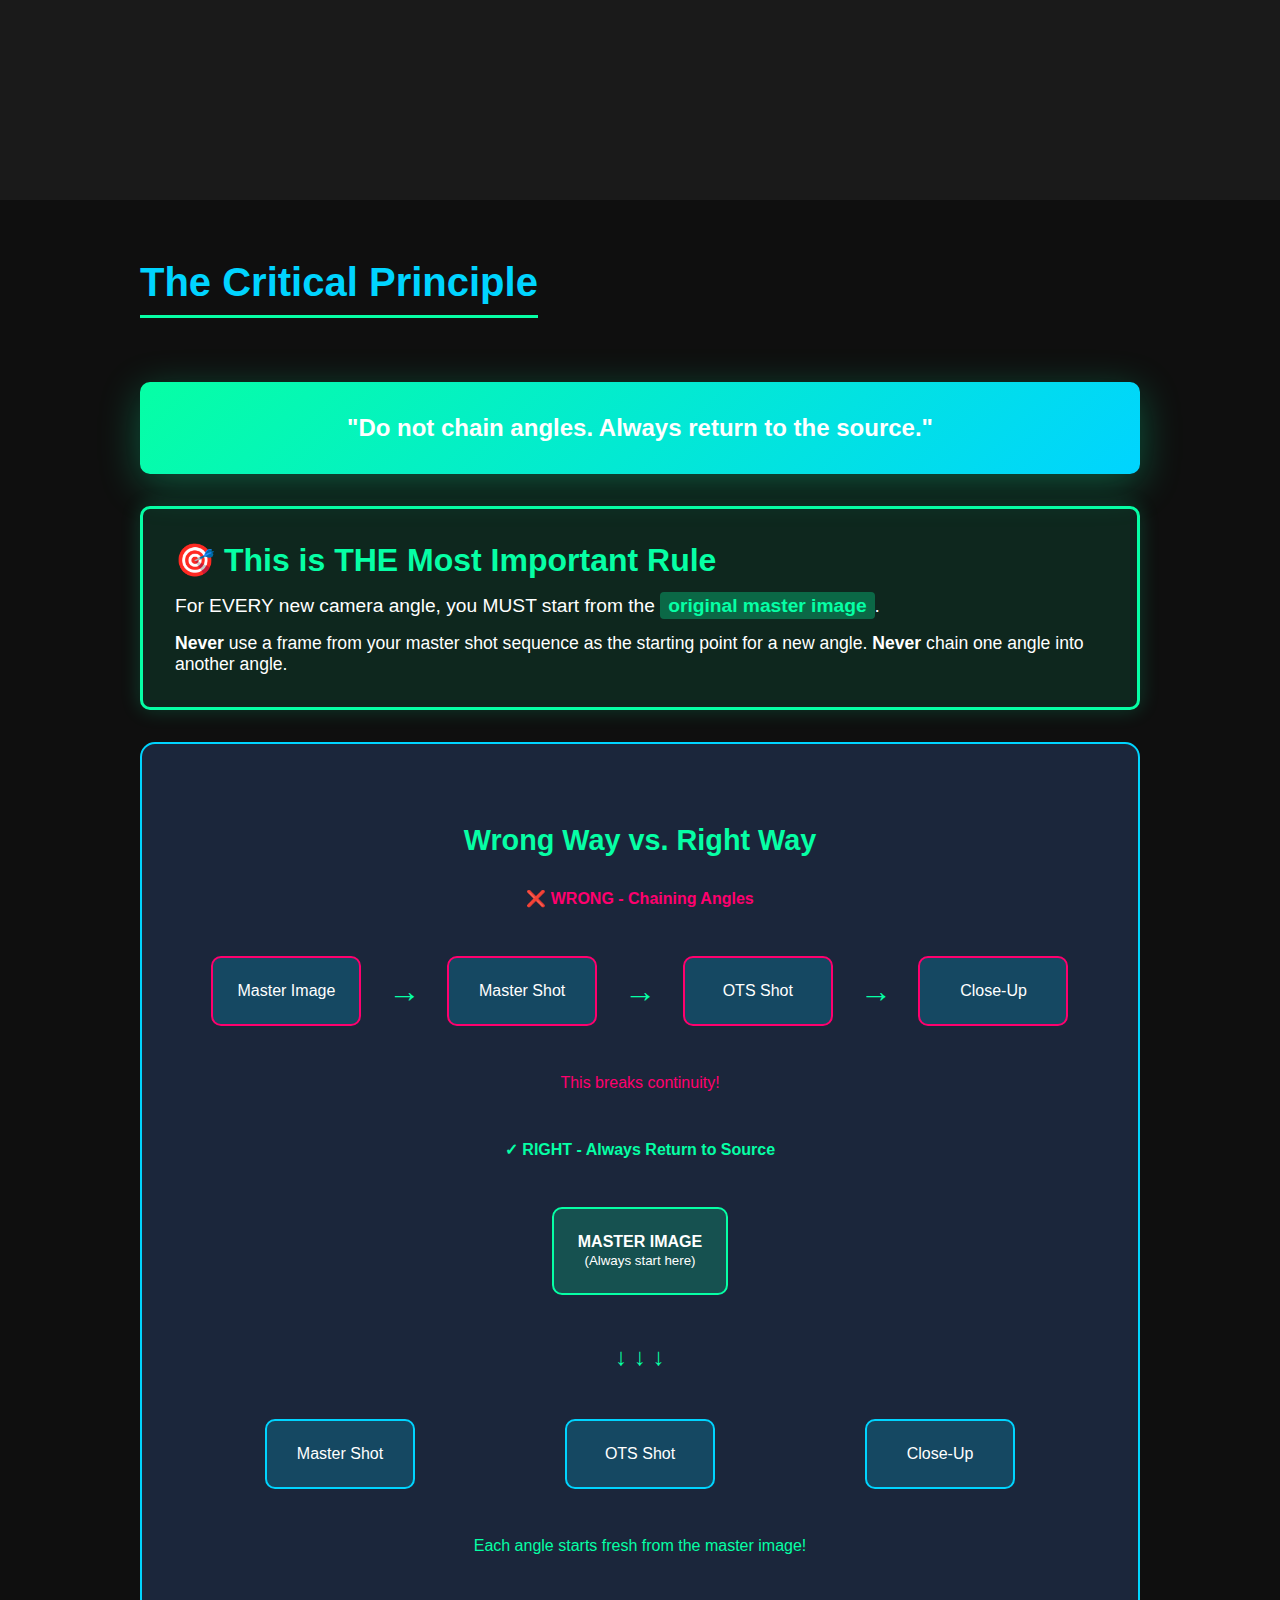
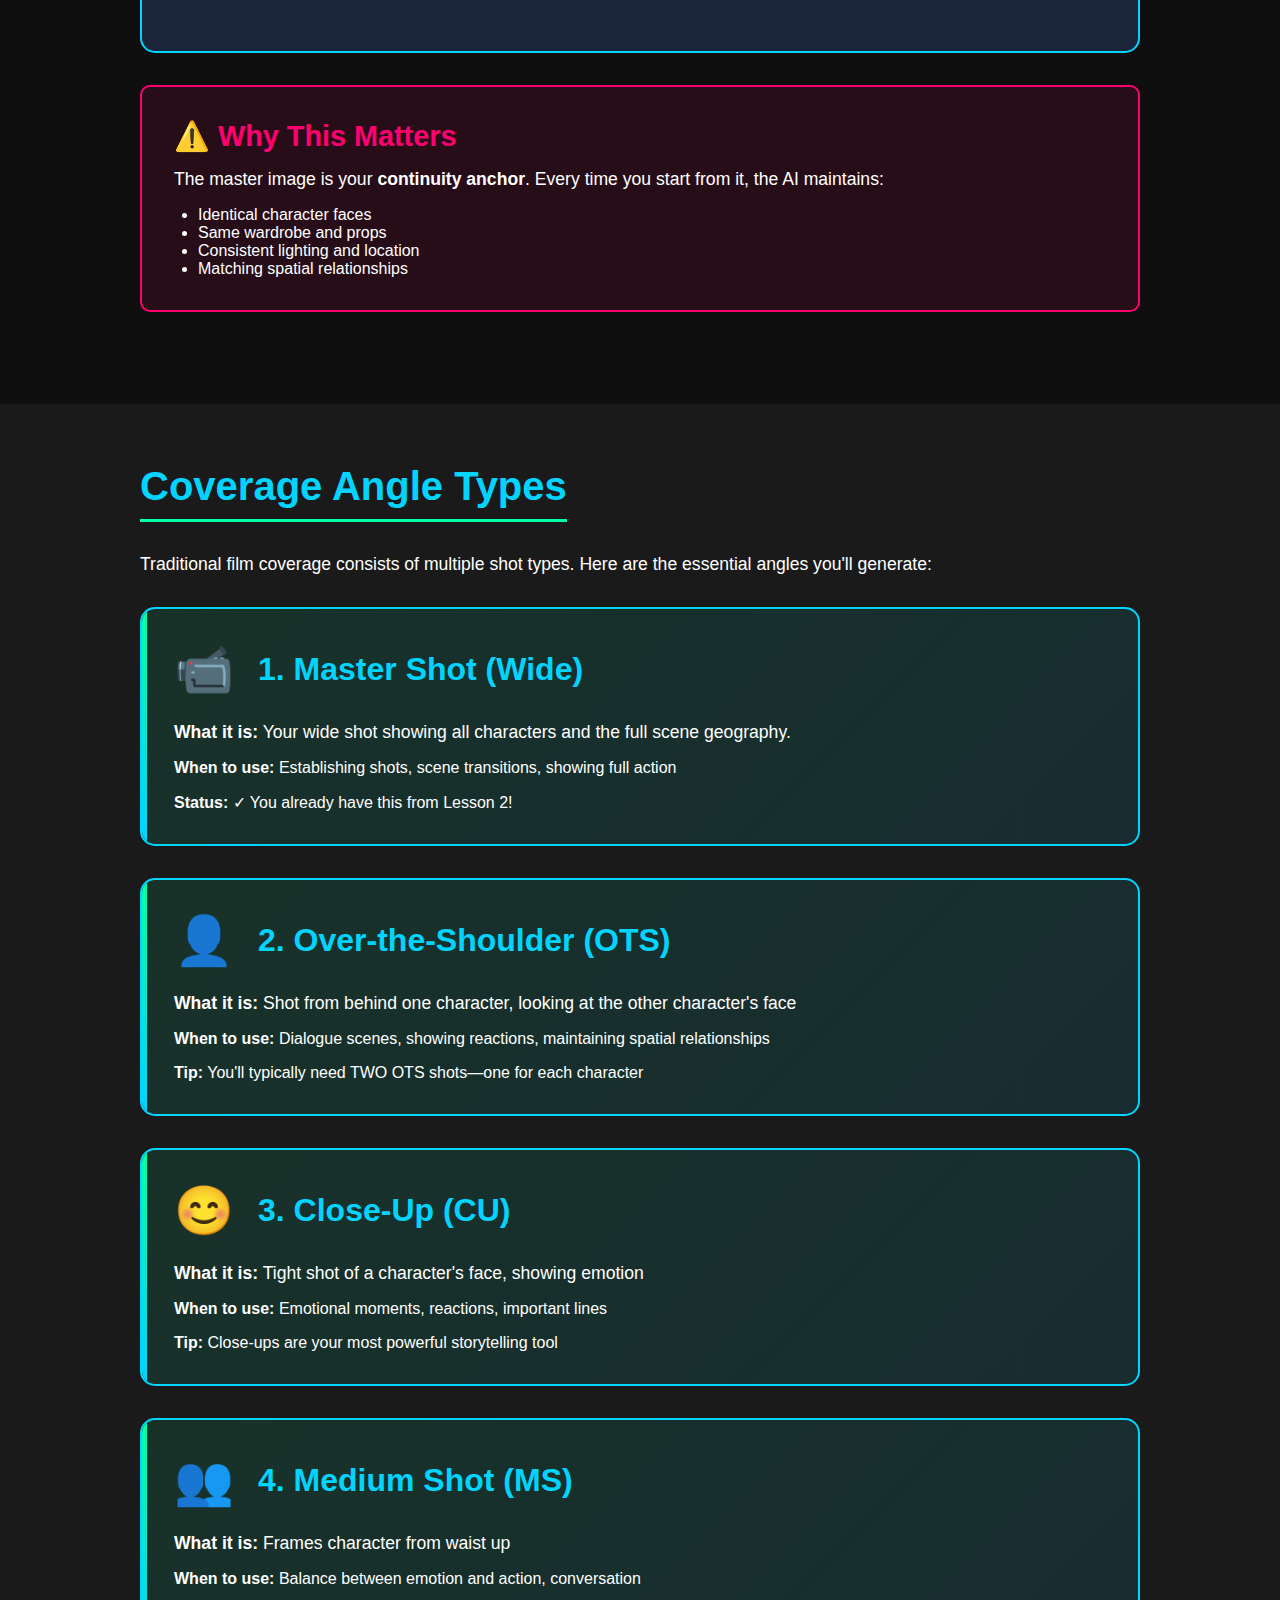
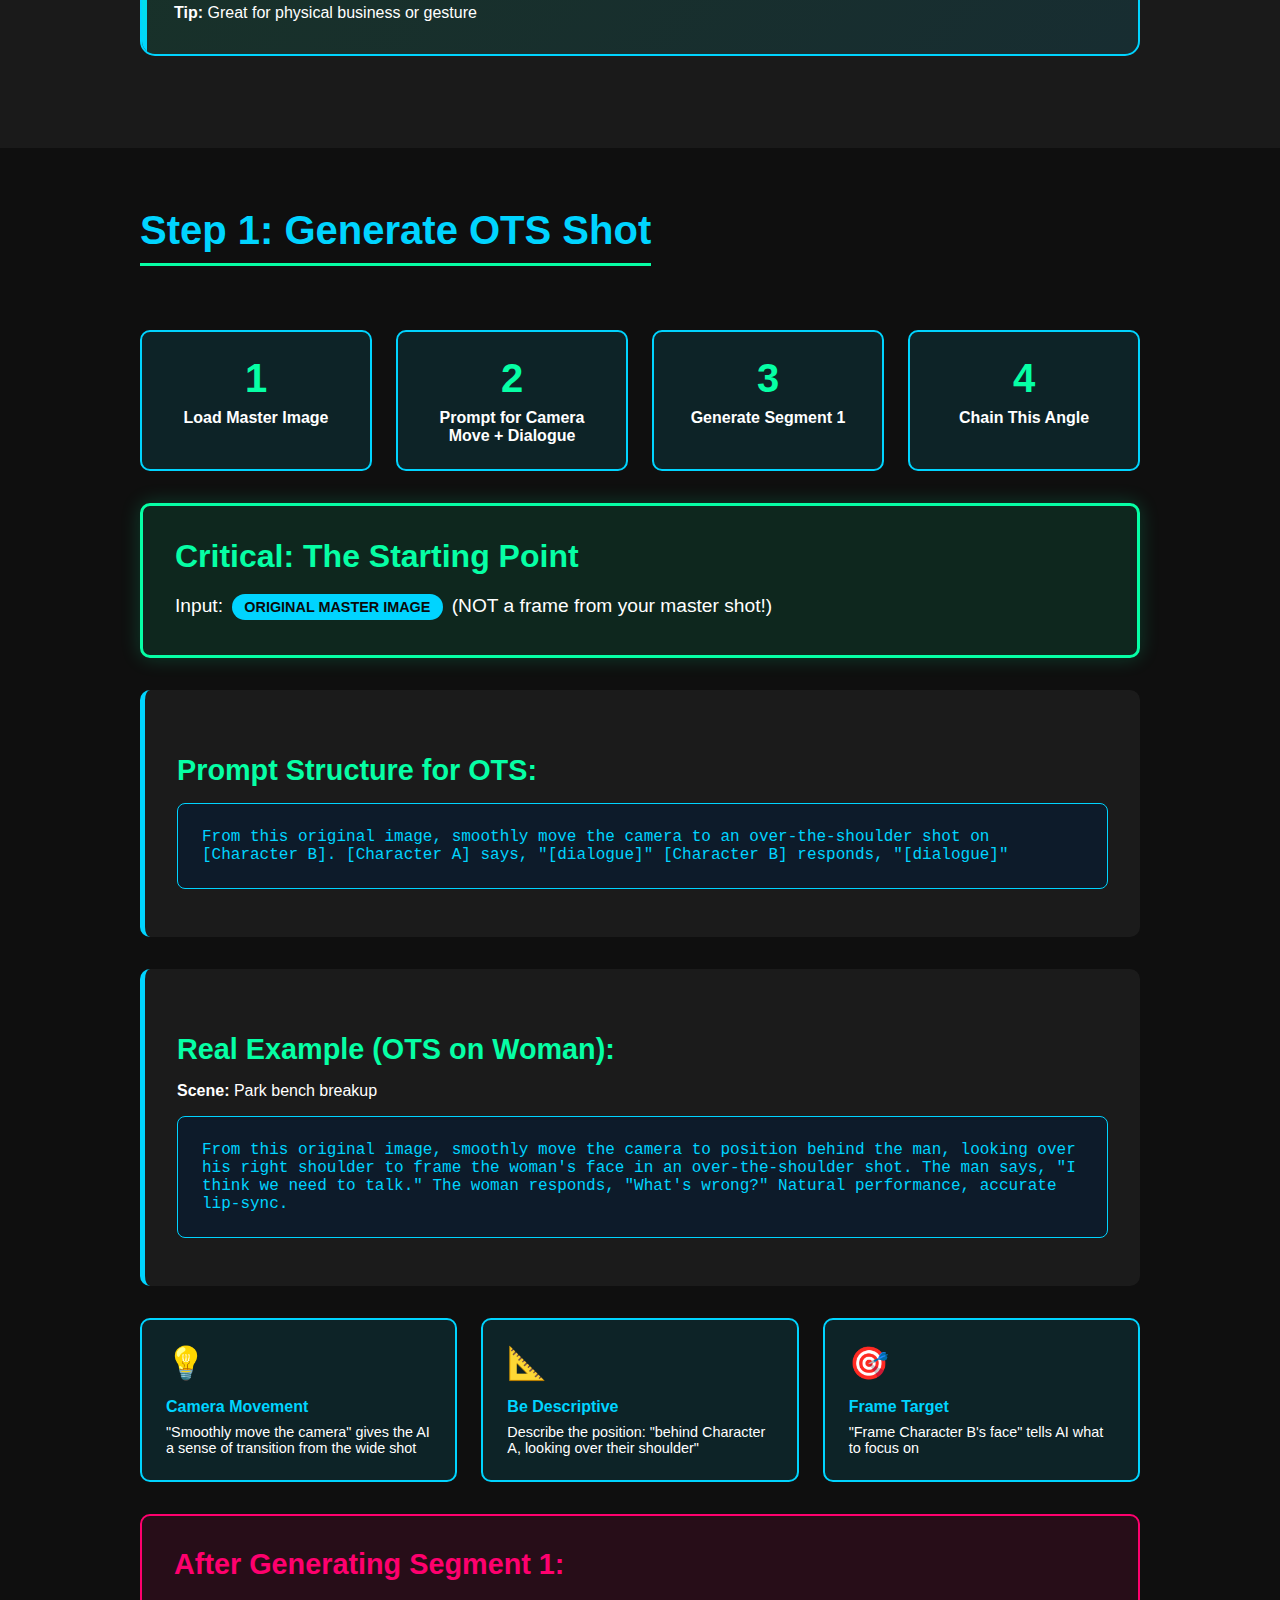
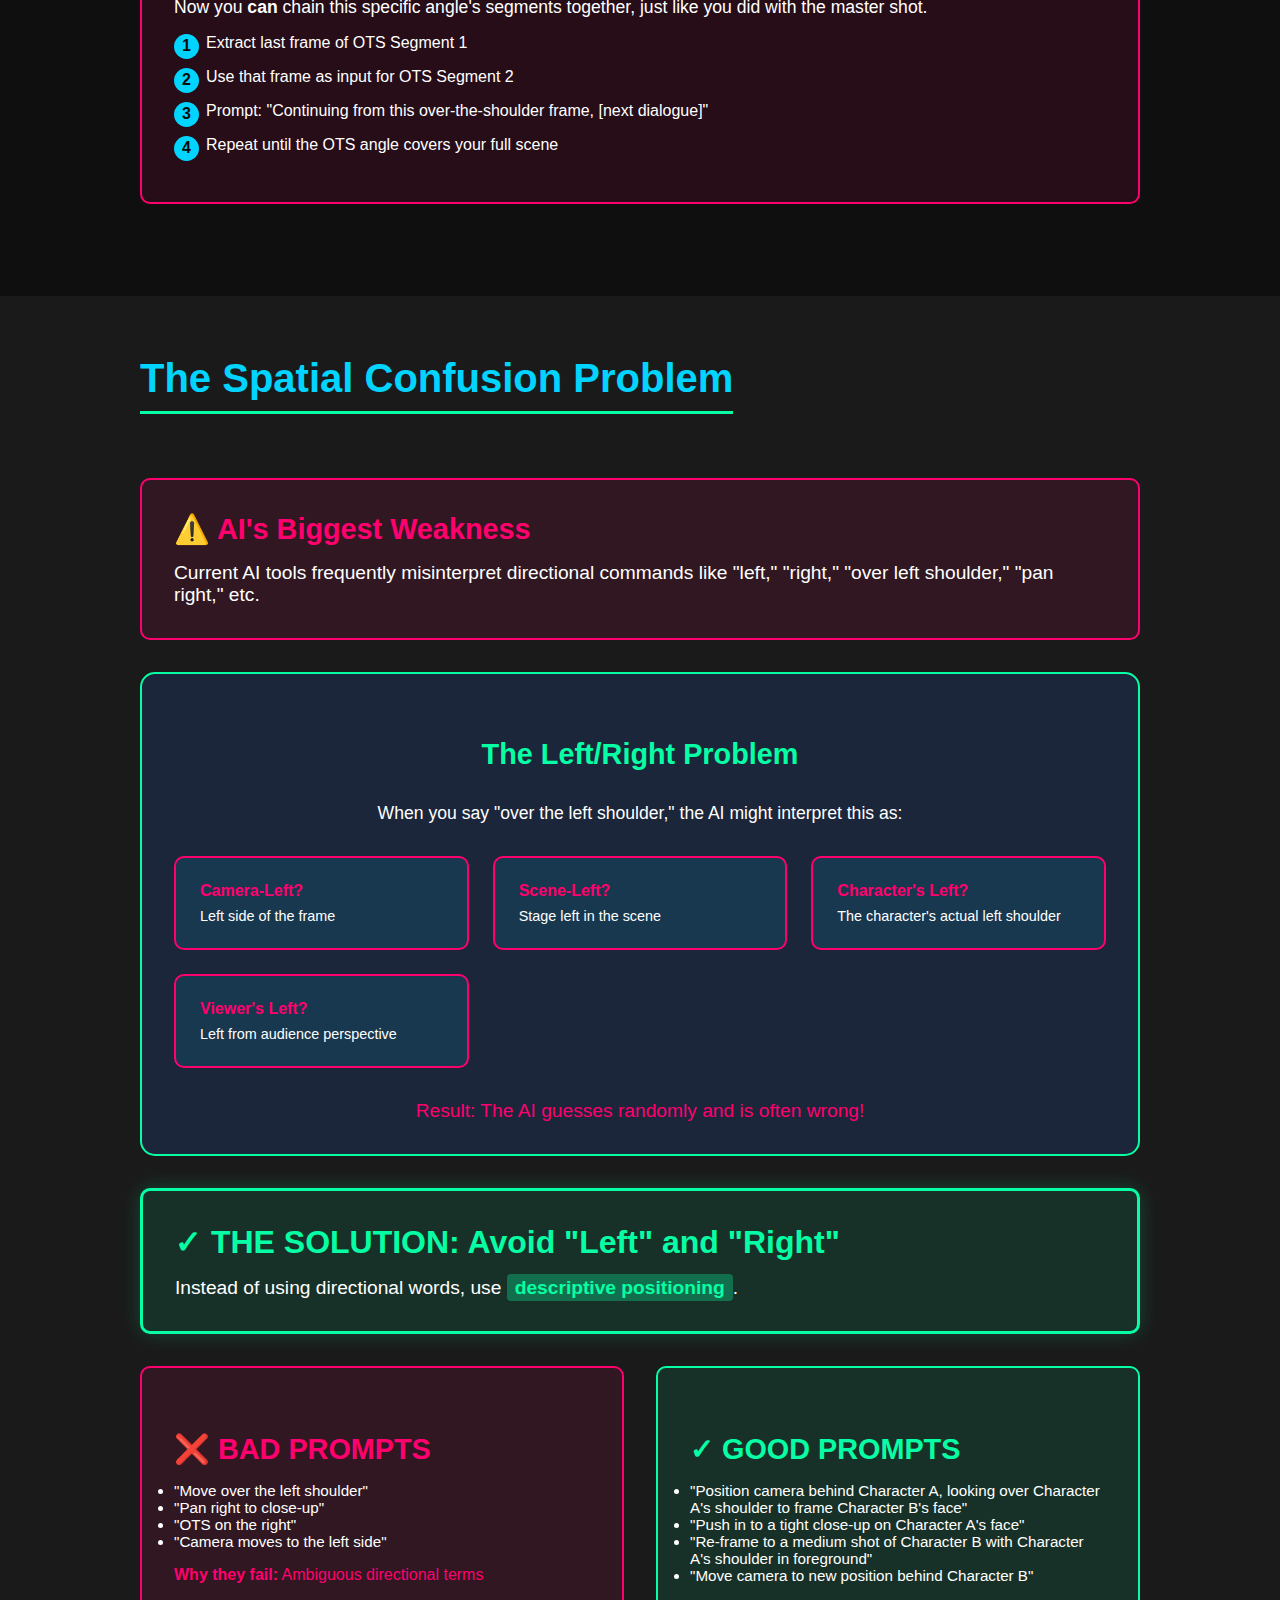
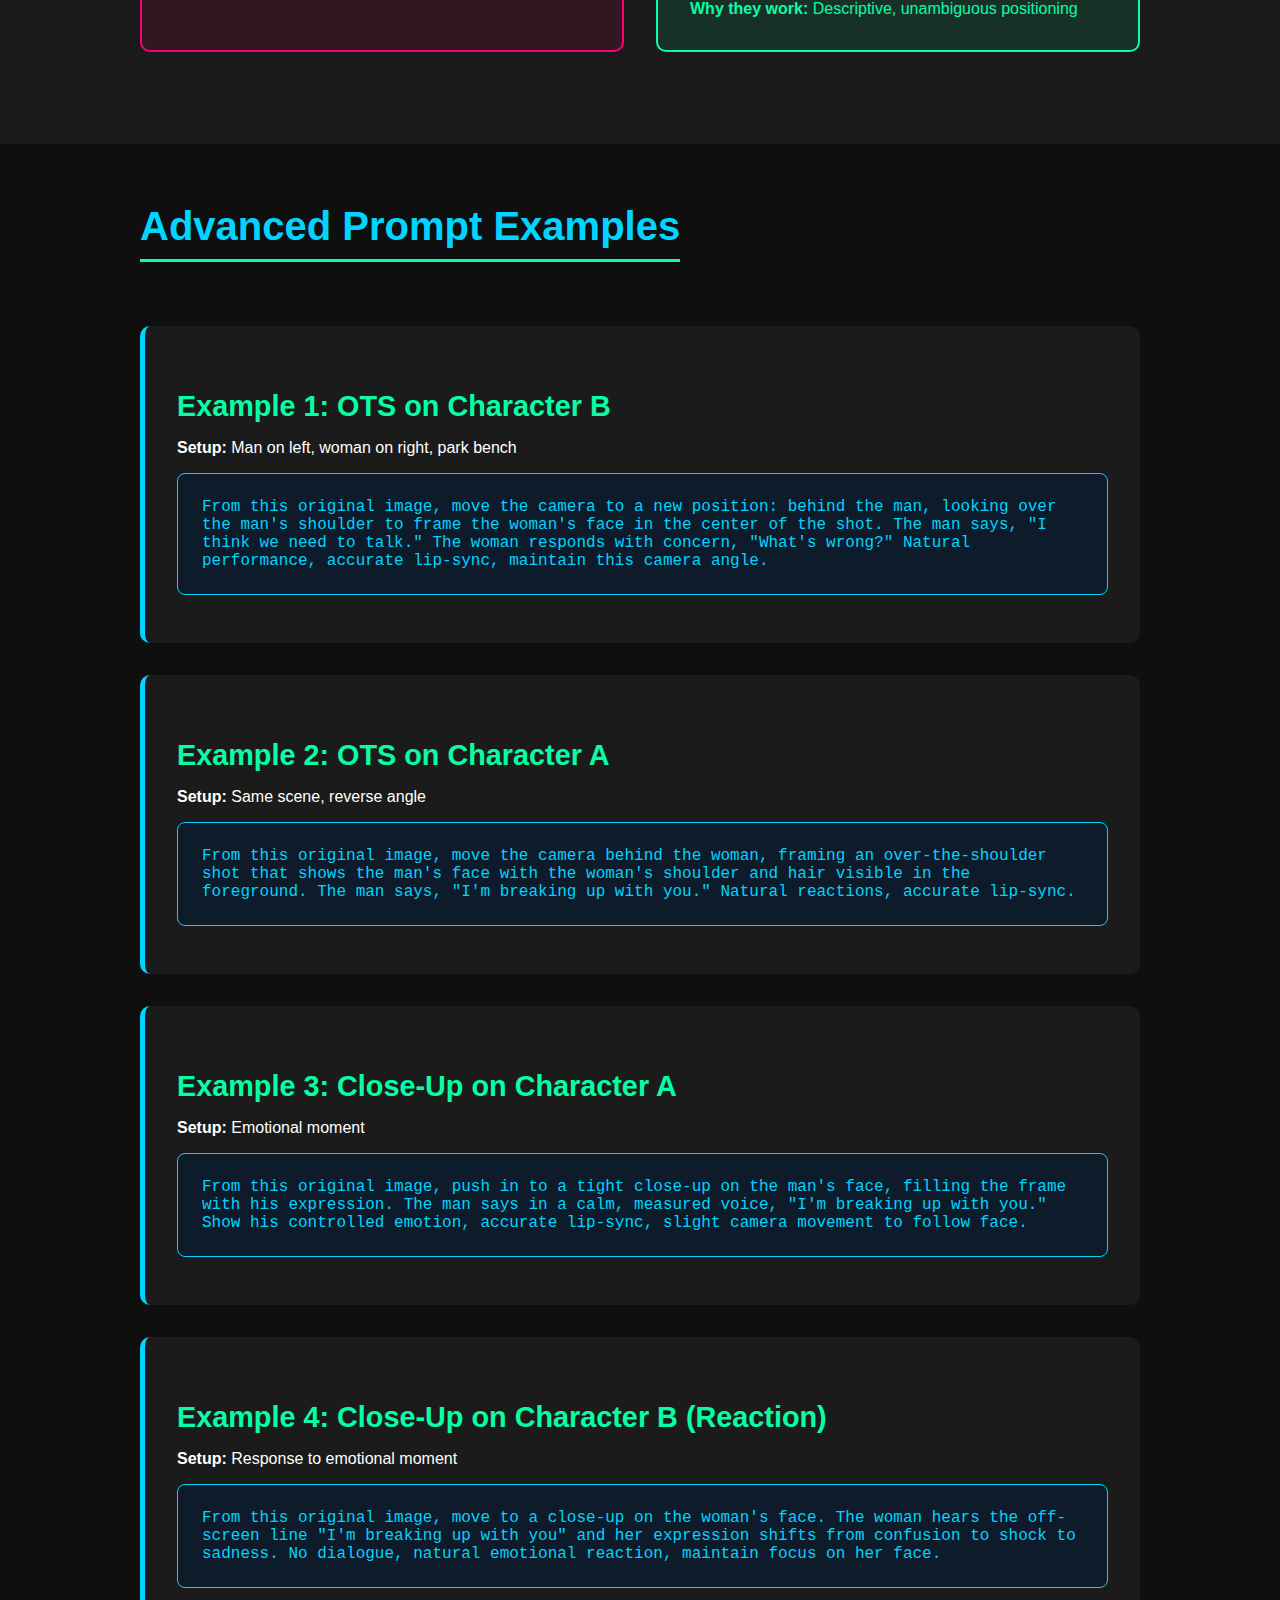
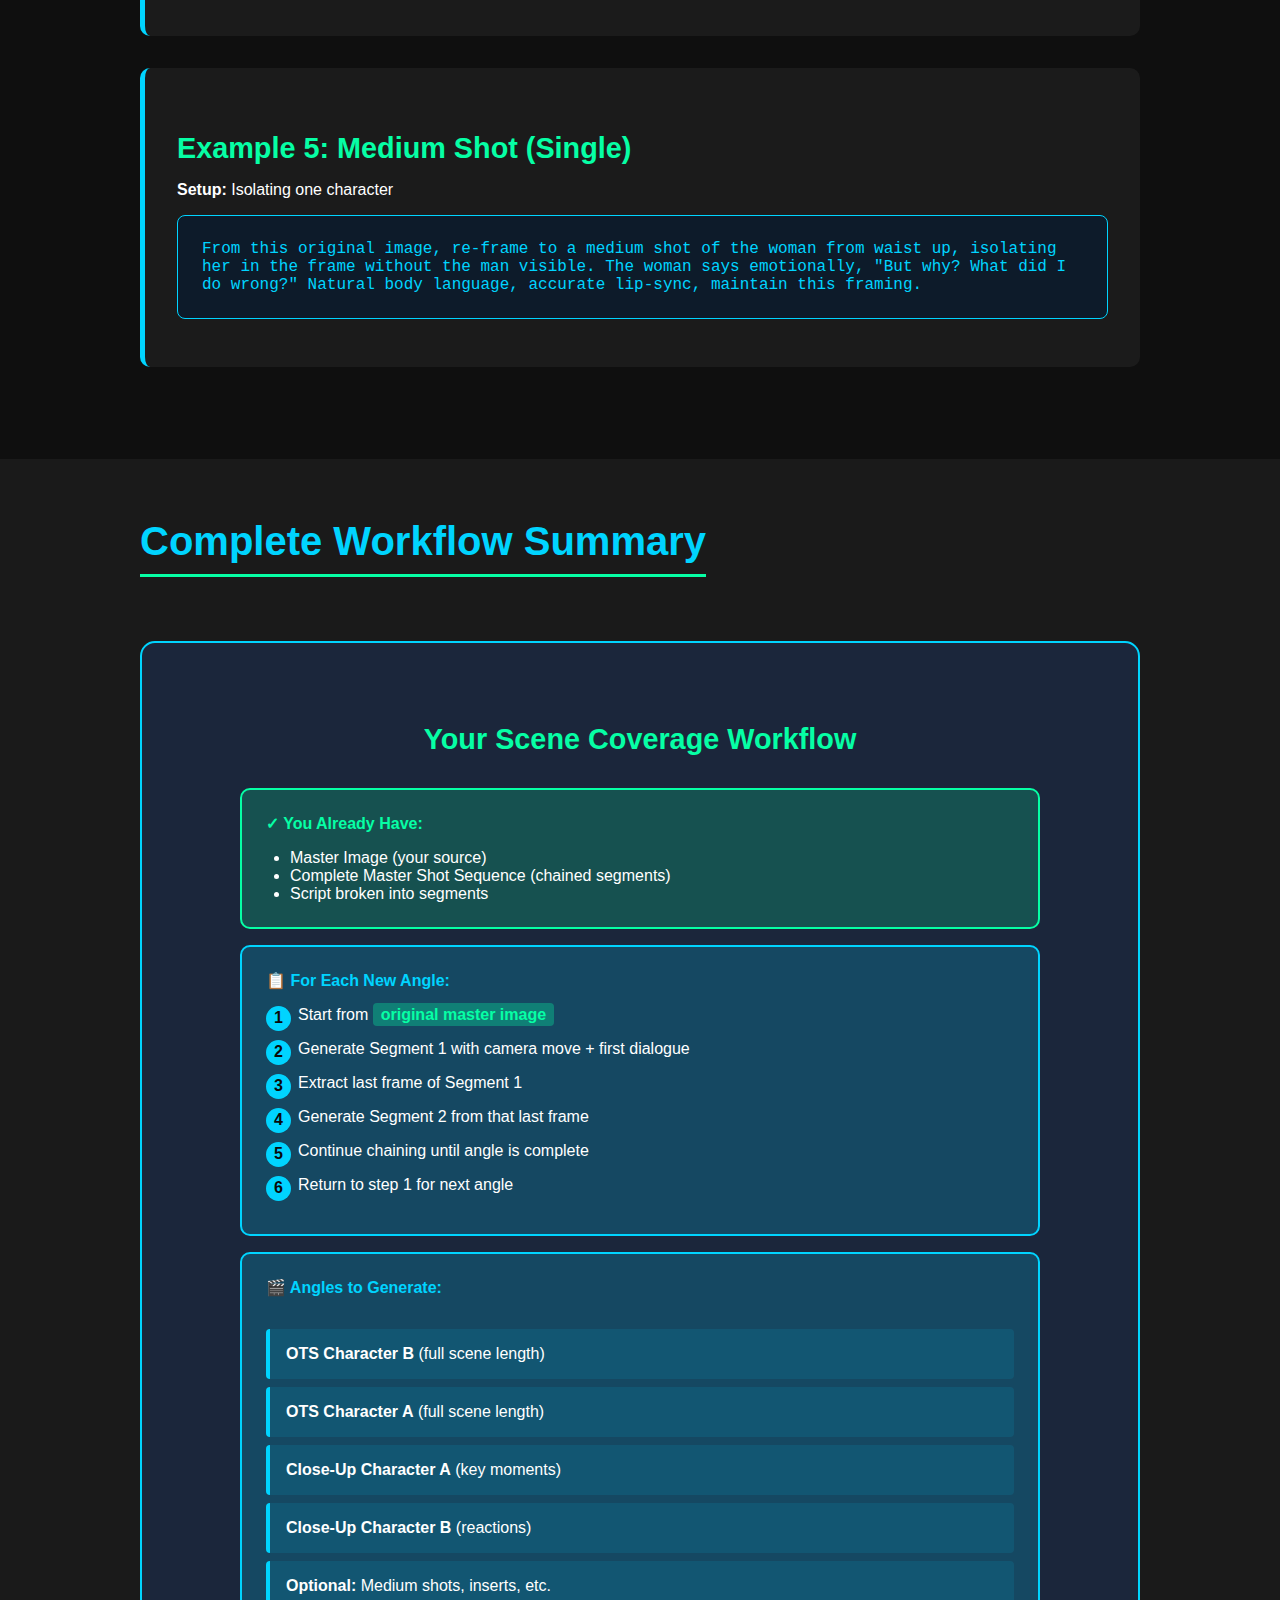
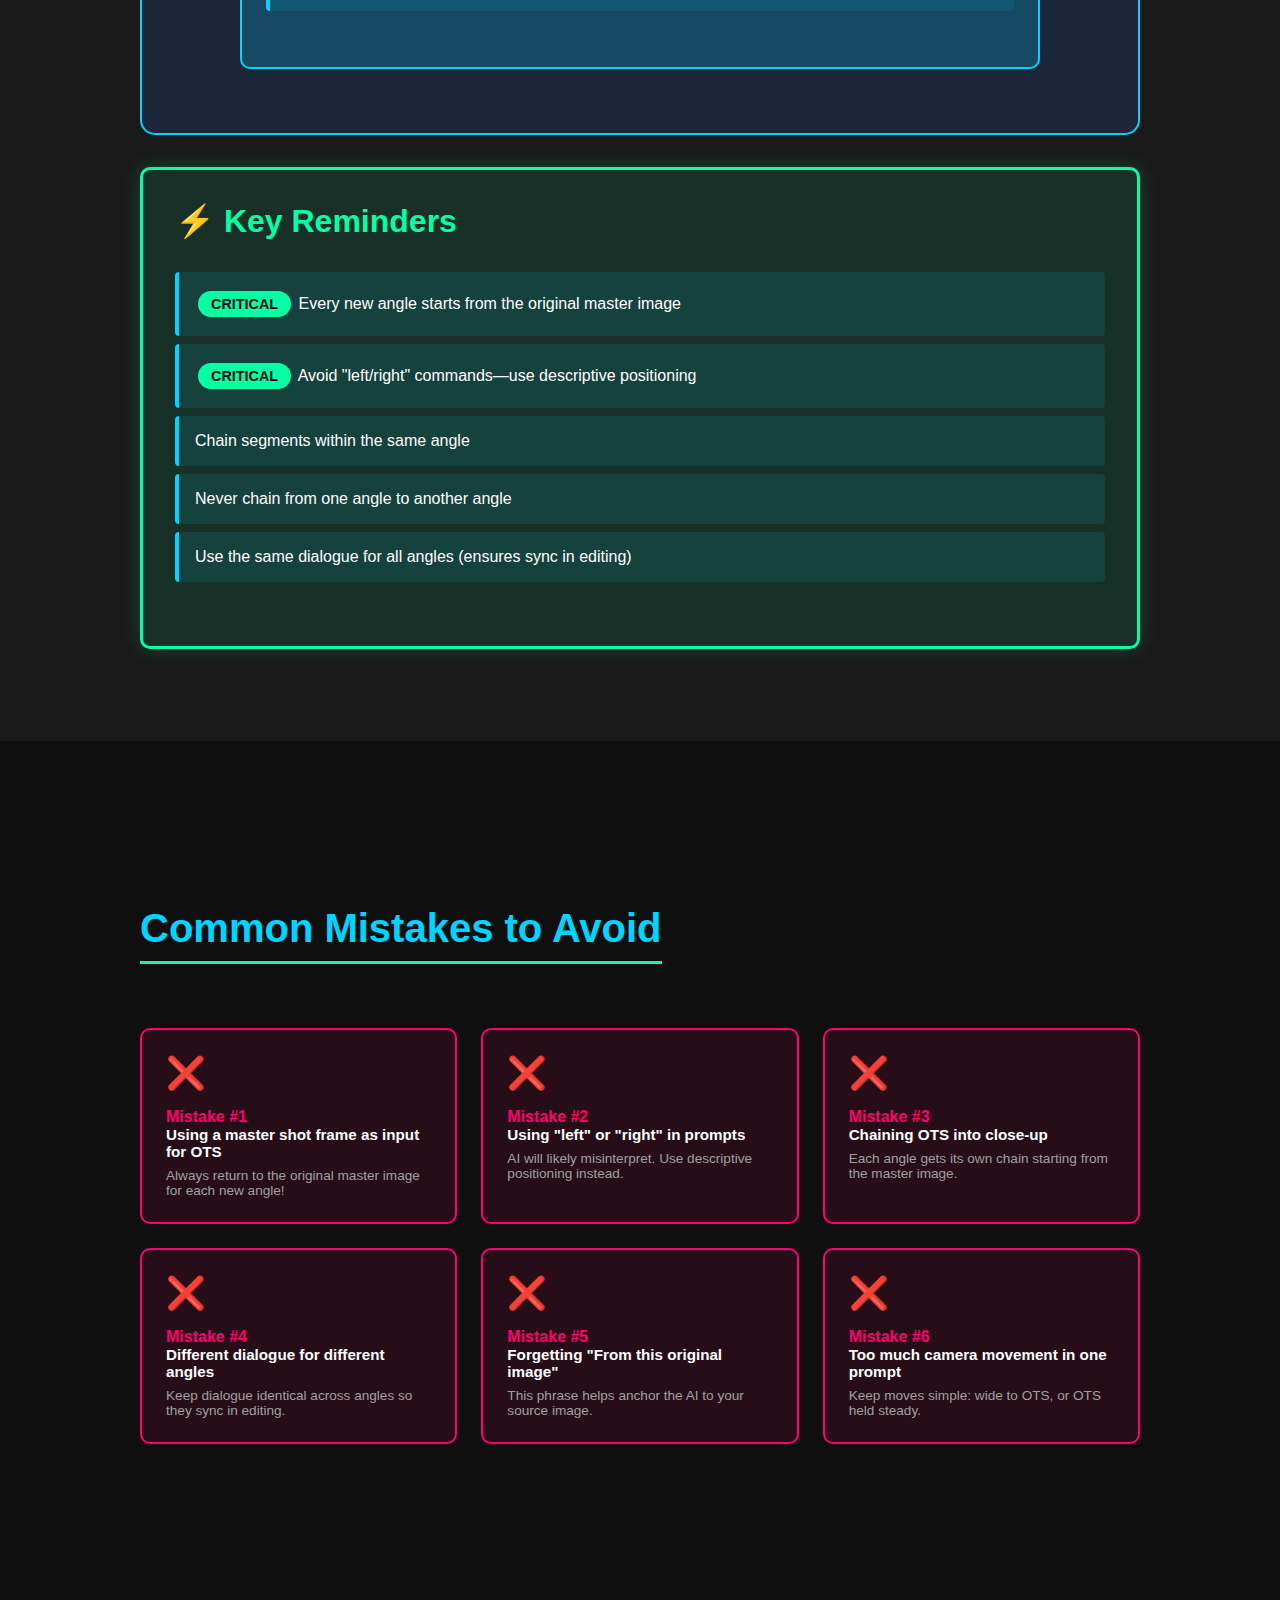
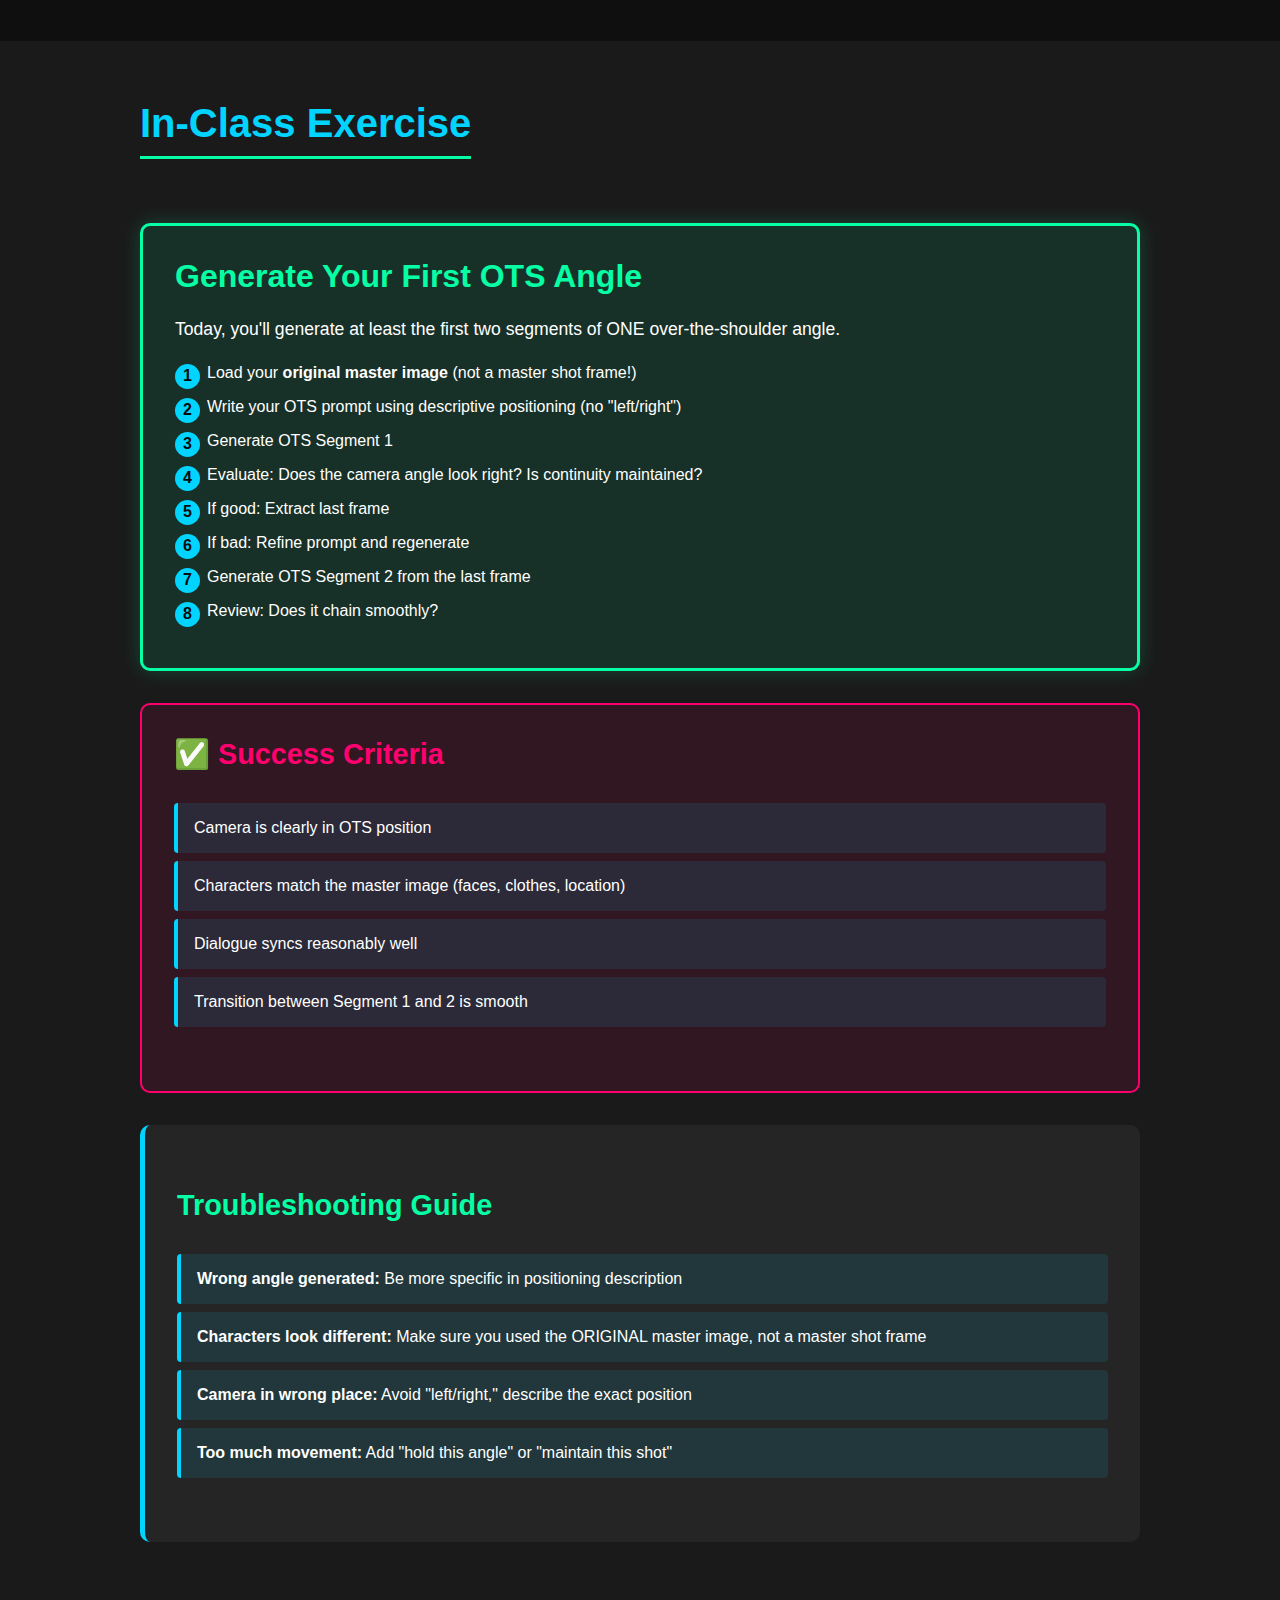
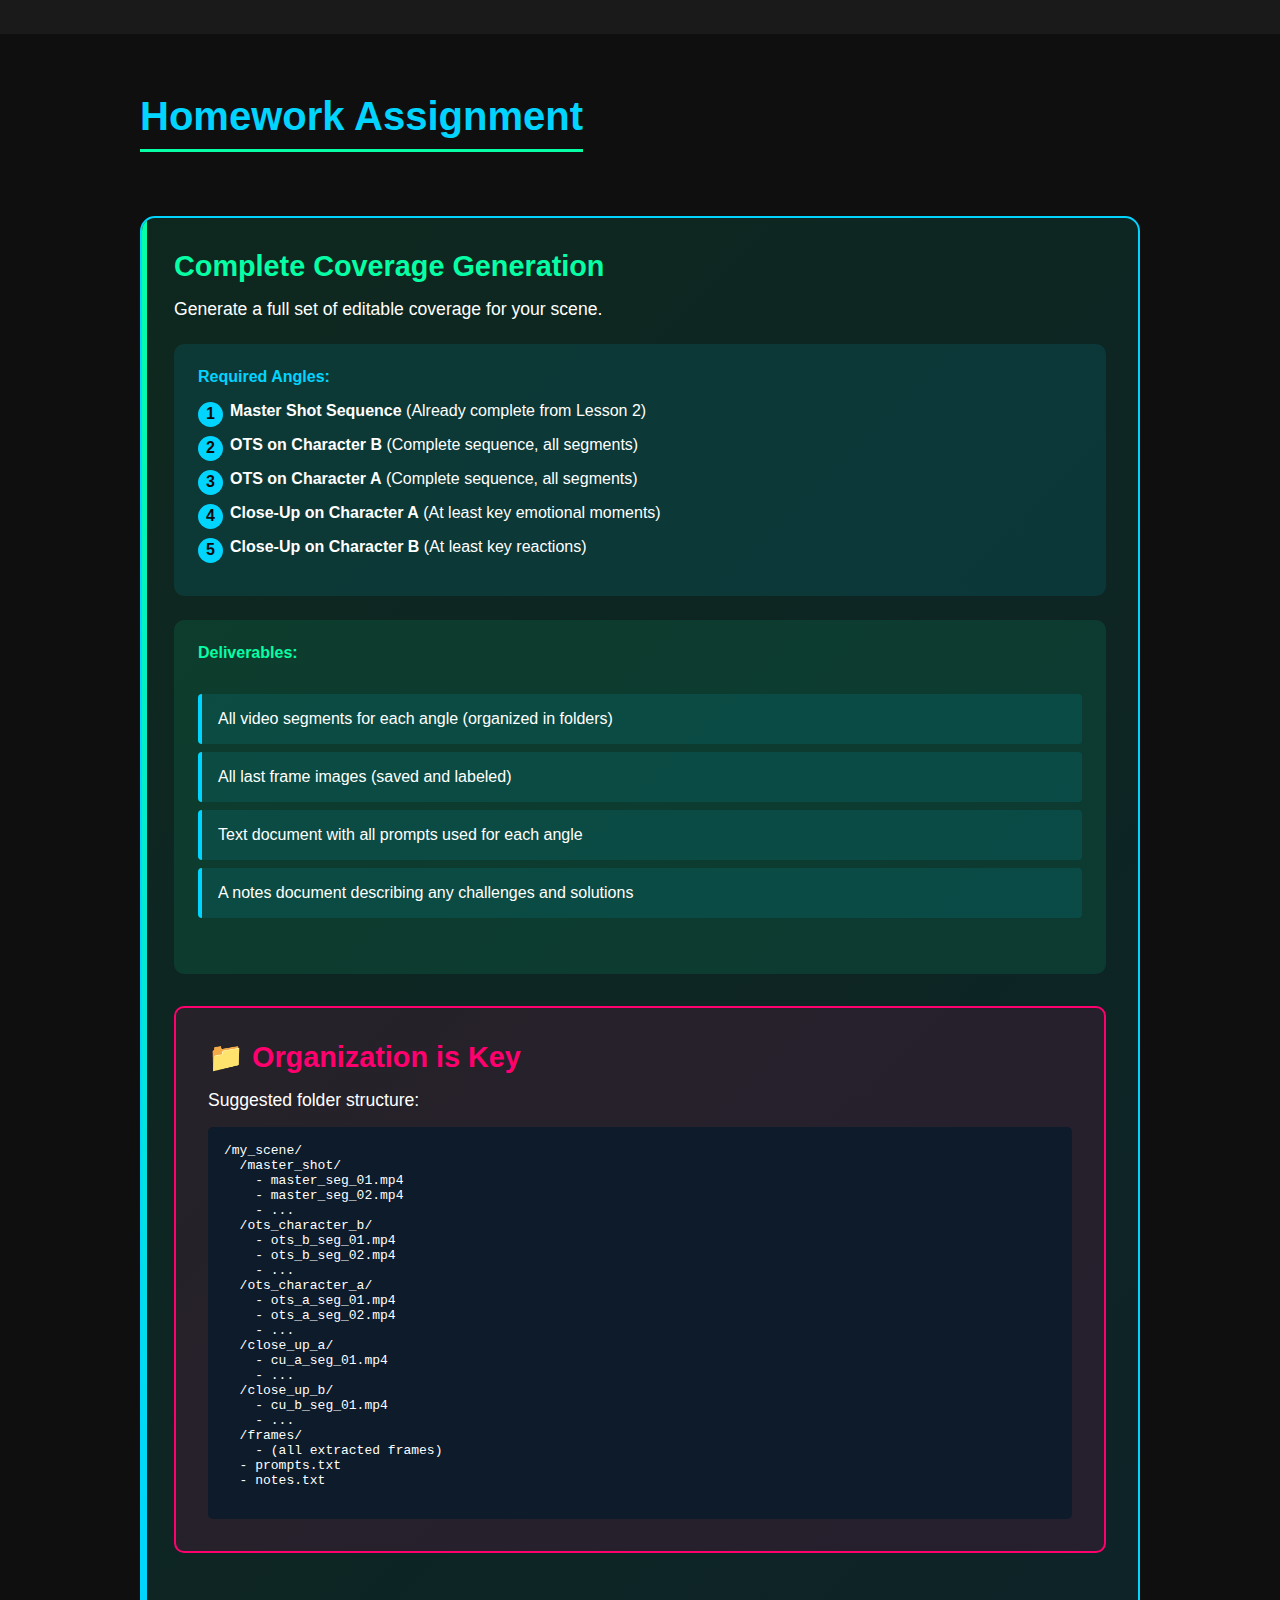
<file: lesson3/index.html>
<!DOCTYPE html>
<html lang="en">
<head>
    <meta charset="UTF-8">
    <meta name="viewport" content="width=device-width, initial-scale=1.0">
    <title>AI Filmmaking - Lesson 3: Coverage Angles</title>
    <style>
        * {
            margin: 0;
            padding: 0;
            box-sizing: border-box;
        }

        body {
            font-family: 'Segoe UI', Tahoma, Geneva, Verdana, sans-serif;
            background: #0a0a0a;
            color: #ffffff;
            overflow-x: hidden;
        }

        .section {
            min-height: 100vh;
            display: flex;
            flex-direction: column;
            justify-content: center;
            align-items: center;
            padding: 60px 20px;
            position: relative;
            opacity: 1;
            transform: translateY(0);
            transition: opacity 0.8s ease, transform 0.8s ease;
        }

        .section.animate-in {
            opacity: 0;
            transform: translateY(50px);
        }

        .section.visible {
            opacity: 1;
            transform: translateY(0);
        }

        .title-section {
            background: linear-gradient(135deg, #0d1b2a 0%, #1b263b 100%);
            text-align: center;
        }

        .content-section {
            background: #0f0f0f;
        }

        .section:nth-child(even) {
            background: #1a1a1a;
        }

        h1 {
            font-size: 4rem;
            margin-bottom: 1rem;
            background: linear-gradient(45deg, #06ffa5, #00d4ff);
            -webkit-background-clip: text;
            -webkit-text-fill-color: transparent;
            background-clip: text;
            animation: gradient 3s ease infinite;
        }

        h2 {
            font-size: 2.5rem;
            margin-bottom: 2rem;
            color: #00d4ff;
            border-bottom: 3px solid #06ffa5;
            padding-bottom: 10px;
            display: inline-block;
        }

        h3 {
            font-size: 1.8rem;
            margin: 2rem 0 1rem 0;
            color: #06ffa5;
        }

        .subtitle {
            font-size: 1.5rem;
            color: #a0a0a0;
            margin-bottom: 1rem;
        }

        .instructor-info {
            font-size: 1.2rem;
            color: #00d4ff;
            margin-top: 2rem;
        }

        .content-container {
            max-width: 1000px;
            width: 100%;
        }

        .objectives-list, .checklist {
            list-style: none;
            margin: 2rem 0;
        }

        .objectives-list li, .checklist li {
            padding: 1rem;
            margin: 0.5rem 0;
            background: rgba(0, 212, 255, 0.1);
            border-left: 4px solid #00d4ff;
            border-radius: 4px;
            transition: transform 0.3s ease, background 0.3s ease;
        }

        .objectives-list li:hover, .checklist li:hover {
            transform: translateX(10px);
            background: rgba(0, 212, 255, 0.2);
        }

        .angle-card {
            background: linear-gradient(135deg, rgba(6, 255, 165, 0.1) 0%, rgba(0, 212, 255, 0.1) 100%);
            padding: 2rem;
            margin: 2rem 0;
            border-radius: 15px;
            border: 2px solid #00d4ff;
            position: relative;
            overflow: hidden;
        }

        .angle-card::before {
            content: '';
            position: absolute;
            top: 0;
            left: 0;
            width: 5px;
            height: 100%;
            background: linear-gradient(180deg, #06ffa5, #00d4ff);
        }

        .angle-header {
            display: flex;
            align-items: center;
            margin-bottom: 1.5rem;
        }

        .angle-icon {
            font-size: 3rem;
            margin-right: 1.5rem;
        }

        .angle-title {
            font-size: 2rem;
            color: #00d4ff;
            margin: 0;
        }

        .example-box {
            background: rgba(255, 255, 255, 0.05);
            padding: 2rem;
            border-radius: 10px;
            margin: 2rem 0;
            border-left: 5px solid #00d4ff;
        }

        .prompt-template {
            background: #0d1b2a;
            padding: 1.5rem;
            border-radius: 8px;
            font-family: 'Courier New', monospace;
            color: #00d4ff;
            margin: 1rem 0;
            border: 1px solid #00d4ff;
        }

        .tag {
            display: inline-block;
            padding: 0.3rem 0.8rem;
            margin: 0.2rem;
            border-radius: 20px;
            font-size: 0.9rem;
            font-weight: bold;
        }

        .tag.source {
            background: #00d4ff;
            color: #0a0a0a;
        }

        .tag.critical {
            background: #06ffa5;
            color: #0a0a0a;
        }

        .tag.danger {
            background: #ff006e;
            color: #ffffff;
        }

        .key-concept {
            background: linear-gradient(135deg, #06ffa5, #00d4ff);
            padding: 2rem;
            border-radius: 10px;
            text-align: center;
            font-size: 1.5rem;
            font-weight: bold;
            margin: 2rem 0;
            box-shadow: 0 10px 40px rgba(6, 255, 165, 0.3);
        }

        .warning-box {
            background: rgba(255, 0, 110, 0.1);
            border: 2px solid #ff006e;
            padding: 2rem;
            border-radius: 10px;
            margin: 2rem 0;
        }

        .warning-box h3 {
            color: #ff006e;
            margin-top: 0;
        }

        .critical-box {
            background: rgba(6, 255, 165, 0.1);
            border: 3px solid #06ffa5;
            padding: 2rem;
            border-radius: 10px;
            margin: 2rem 0;
            box-shadow: 0 0 20px rgba(6, 255, 165, 0.2);
        }

        .critical-box h3 {
            color: #06ffa5;
            margin-top: 0;
            font-size: 2rem;
        }

        .workflow-grid {
            display: grid;
            grid-template-columns: repeat(auto-fit, minmax(200px, 1fr));
            gap: 1.5rem;
            margin: 2rem 0;
        }

        .workflow-step {
            background: rgba(0, 212, 255, 0.1);
            padding: 1.5rem;
            border-radius: 10px;
            text-align: center;
            border: 2px solid #00d4ff;
            transition: transform 0.3s ease, box-shadow 0.3s ease;
        }

        .workflow-step:hover {
            transform: translateY(-5px);
            box-shadow: 0 10px 30px rgba(0, 212, 255, 0.3);
        }

        .workflow-number {
            font-size: 2.5rem;
            font-weight: bold;
            color: #06ffa5;
            margin-bottom: 0.5rem;
        }

        .spatial-demo {
            background: #1b263b;
            padding: 2rem;
            border-radius: 15px;
            margin: 2rem 0;
            border: 2px solid #06ffa5;
        }

        .comparison-grid {
            display: grid;
            grid-template-columns: 1fr 1fr;
            gap: 2rem;
            margin: 2rem 0;
        }

        .comparison-box {
            padding: 2rem;
            border-radius: 10px;
            border: 2px solid;
        }

        .bad-prompt {
            border-color: #ff006e;
            background: rgba(255, 0, 110, 0.1);
        }

        .good-prompt {
            border-color: #06ffa5;
            background: rgba(6, 255, 165, 0.1);
        }

        .scroll-indicator {
            position: fixed;
            bottom: 30px;
            left: 50%;
            transform: translateX(-50%);
            animation: bounce 2s infinite;
            font-size: 2rem;
            z-index: 100;
        }

        @keyframes bounce {
            0%, 20%, 50%, 80%, 100% {
                transform: translateX(-50%) translateY(0);
            }
            40% {
                transform: translateX(-50%) translateY(-20px);
            }
            60% {
                transform: translateX(-50%) translateY(-10px);
            }
        }

        .navigation {
            position: fixed;
            right: 20px;
            top: 50%;
            transform: translateY(-50%);
            z-index: 1000;
        }

        .nav-dot {
            width: 12px;
            height: 12px;
            border-radius: 50%;
            background: rgba(255, 255, 255, 0.3);
            margin: 15px 0;
            cursor: pointer;
            transition: all 0.3s ease;
        }

        .nav-dot.active {
            background: #00d4ff;
            transform: scale(1.5);
        }

        .nav-dot:hover {
            background: #06ffa5;
            transform: scale(1.3);
        }

        .tips-grid {
            display: grid;
            grid-template-columns: repeat(auto-fit, minmax(250px, 1fr));
            gap: 1.5rem;
            margin: 2rem 0;
        }

        .tip-card {
            background: rgba(0, 212, 255, 0.1);
            padding: 1.5rem;
            border-radius: 10px;
            border: 2px solid #00d4ff;
            transition: transform 0.3s ease;
        }

        .tip-card:hover {
            transform: translateY(-5px);
            background: rgba(0, 212, 255, 0.2);
        }

        .tip-icon {
            font-size: 2rem;
            margin-bottom: 1rem;
        }

        @media (max-width: 768px) {
            h1 {
                font-size: 2.5rem;
            }
            h2 {
                font-size: 1.8rem;
            }
            .navigation {
                display: none;
            }
            .comparison-grid {
                grid-template-columns: 1fr;
            }
        }

        .numbered-list {
            counter-reset: item;
            list-style: none;
        }

        .numbered-list li {
            counter-increment: item;
            margin: 1rem 0;
            padding-left: 2rem;
            position: relative;
        }

        .numbered-list li::before {
            content: counter(item);
            position: absolute;
            left: 0;
            top: 0;
            background: #00d4ff;
            color: #0a0a0a;
            width: 25px;
            height: 25px;
            border-radius: 50%;
            display: flex;
            align-items: center;
            justify-content: center;
            font-weight: bold;
        }

        .highlight {
            background: rgba(6, 255, 165, 0.3);
            padding: 0.2rem 0.5rem;
            border-radius: 4px;
            font-weight: bold;
            color: #06ffa5;
        }

        .visual-diagram {
            background: #1b263b;
            padding: 3rem;
            border-radius: 15px;
            margin: 2rem 0;
            text-align: center;
            border: 2px solid #00d4ff;
        }

        .diagram-row {
            display: flex;
            justify-content: space-around;
            align-items: center;
            margin: 2rem 0;
            flex-wrap: wrap;
        }

        .diagram-element {
            background: rgba(0, 212, 255, 0.2);
            padding: 1.5rem;
            border-radius: 10px;
            margin: 1rem;
            min-width: 150px;
            border: 2px solid #00d4ff;
        }

        .diagram-arrow {
            font-size: 2rem;
            color: #06ffa5;
        }
    </style>
</head>
<body>
    <!-- Navigation Dots -->
    <div class="navigation" id="navigation">
        <!-- Will be populated by JavaScript -->
    </div>

    <!-- Scroll Indicator -->
    <div class="scroll-indicator" id="scrollIndicator">↓</div>

    <!-- Title Section -->
    <div class="section title-section" data-section="0">
        <h1>AI Filmmaking</h1>
        <div class="subtitle">The Master Image Method</div>
        <div class="instructor-info">
            John Treviño, MFA<br>
            UTRGV Theater Department<br>
            Fall 2025
        </div>
        <div style="margin-top: 3rem; font-size: 2rem; color: #00d4ff;">
            Lesson 3: Generating Coverage Angles
        </div>
    </div>

    <!-- Learning Objectives -->
    <div class="section content-section" data-section="1">
        <div class="content-container">
            <h2>Learning Objectives</h2>
            <p style="margin-bottom: 2rem; font-size: 1.1rem;">By the end of this lesson, students will:</p>
            <ul class="objectives-list">
                <li>Understand how to generate multiple camera angles from a single master image</li>
                <li>Master the technique of "returning to the source" for each new angle</li>
                <li>Navigate AI's spatial confusion with directional commands</li>
                <li>Create a full set of editable coverage for their scene</li>
            </ul>
        </div>
    </div>

    <!-- The Critical Principle -->
    <div class="section content-section" data-section="2">
        <div class="content-container">
            <h2>The Critical Principle</h2>
            
            <div class="key-concept">
                "Do not chain angles. Always return to the source."
            </div>

            <div class="critical-box">
                <h3>🎯 This is THE Most Important Rule</h3>
                <p style="font-size: 1.2rem; margin-bottom: 1rem;">
                    For EVERY new camera angle, you MUST start from the <span class="highlight">original master image</span>.
                </p>
                <p style="font-size: 1.1rem;">
                    <strong>Never</strong> use a frame from your master shot sequence as the starting point for a new angle. 
                    <strong>Never</strong> chain one angle into another angle.
                </p>
            </div>

            <div class="visual-diagram">
                <h3 style="color: #06ffa5; margin-bottom: 2rem;">Wrong Way vs. Right Way</h3>
                
                <div style="margin: 2rem 0;">
                    <h4 style="color: #ff006e; margin-bottom: 1rem;">❌ WRONG - Chaining Angles</h4>
                    <div class="diagram-row">
                        <div class="diagram-element" style="border-color: #ff006e;">Master Image</div>
                        <div class="diagram-arrow">→</div>
                        <div class="diagram-element" style="border-color: #ff006e;">Master Shot</div>
                        <div class="diagram-arrow">→</div>
                        <div class="diagram-element" style="border-color: #ff006e;">OTS Shot</div>
                        <div class="diagram-arrow">→</div>
                        <div class="diagram-element" style="border-color: #ff006e;">Close-Up</div>
                    </div>
                    <p style="color: #ff006e; margin-top: 1rem;">This breaks continuity!</p>
                </div>

                <div style="margin: 3rem 0;">
                    <h4 style="color: #06ffa5; margin-bottom: 1rem;">✓ RIGHT - Always Return to Source</h4>
                    <div class="diagram-row">
                        <div class="diagram-element" style="border-color: #06ffa5; background: rgba(6, 255, 165, 0.2);">
                            <strong>MASTER IMAGE</strong><br>
                            <small>(Always start here)</small>
                        </div>
                    </div>
                    <div style="margin: 1rem 0; color: #06ffa5; font-size: 1.5rem;">↓ ↓ ↓</div>
                    <div class="diagram-row">
                        <div class="diagram-element">Master Shot</div>
                        <div class="diagram-element">OTS Shot</div>
                        <div class="diagram-element">Close-Up</div>
                    </div>
                    <p style="color: #06ffa5; margin-top: 1rem;">Each angle starts fresh from the master image!</p>
                </div>
            </div>

            <div class="warning-box">
                <h3>⚠️ Why This Matters</h3>
                <p style="font-size: 1.1rem;">
                    The master image is your <strong>continuity anchor</strong>. Every time you start from it, the AI maintains:
                </p>
                <ul style="margin-top: 1rem; margin-left: 1.5rem;">
                    <li>Identical character faces</li>
                    <li>Same wardrobe and props</li>
                    <li>Consistent lighting and location</li>
                    <li>Matching spatial relationships</li>
                </ul>
            </div>
        </div>
    </div>

    <!-- Angle Types -->
    <div class="section content-section" data-section="3">
        <div class="content-container">
            <h2>Coverage Angle Types</h2>
            
            <p style="font-size: 1.1rem; margin-bottom: 2rem;">
                Traditional film coverage consists of multiple shot types. Here are the essential angles you'll generate:
            </p>

            <div class="angle-card">
                <div class="angle-header">
                    <div class="angle-icon">📹</div>
                    <h3 class="angle-title">1. Master Shot (Wide)</h3>
                </div>
                <p style="font-size: 1.1rem; margin-bottom: 1rem;">
                    <strong>What it is:</strong> Your wide shot showing all characters and the full scene geography.
                </p>
                <p style="margin-bottom: 1rem;">
                    <strong>When to use:</strong> Establishing shots, scene transitions, showing full action
                </p>
                <p>
                    <strong>Status:</strong> ✓ You already have this from Lesson 2!
                </p>
            </div>

            <div class="angle-card">
                <div class="angle-header">
                    <div class="angle-icon">👤</div>
                    <h3 class="angle-title">2. Over-the-Shoulder (OTS)</h3>
                </div>
                <p style="font-size: 1.1rem; margin-bottom: 1rem;">
                    <strong>What it is:</strong> Shot from behind one character, looking at the other character's face
                </p>
                <p style="margin-bottom: 1rem;">
                    <strong>When to use:</strong> Dialogue scenes, showing reactions, maintaining spatial relationships
                </p>
                <p>
                    <strong>Tip:</strong> You'll typically need TWO OTS shots—one for each character
                </p>
            </div>

            <div class="angle-card">
                <div class="angle-header">
                    <div class="angle-icon">😊</div>
                    <h3 class="angle-title">3. Close-Up (CU)</h3>
                </div>
                <p style="font-size: 1.1rem; margin-bottom: 1rem;">
                    <strong>What it is:</strong> Tight shot of a character's face, showing emotion
                </p>
                <p style="margin-bottom: 1rem;">
                    <strong>When to use:</strong> Emotional moments, reactions, important lines
                </p>
                <p>
                    <strong>Tip:</strong> Close-ups are your most powerful storytelling tool
                </p>
            </div>

            <div class="angle-card">
                <div class="angle-header">
                    <div class="angle-icon">👥</div>
                    <h3 class="angle-title">4. Medium Shot (MS)</h3>
                </div>
                <p style="font-size: 1.1rem; margin-bottom: 1rem;">
                    <strong>What it is:</strong> Frames character from waist up
                </p>
                <p style="margin-bottom: 1rem;">
                    <strong>When to use:</strong> Balance between emotion and action, conversation
                </p>
                <p>
                    <strong>Tip:</strong> Great for physical business or gesture
                </p>
            </div>
        </div>
    </div>

    <!-- Generating OTS Shot -->
    <div class="section content-section" data-section="4">
        <div class="content-container">
            <h2>Step 1: Generate OTS Shot</h2>
            
            <div class="workflow-grid">
                <div class="workflow-step">
                    <div class="workflow-number">1</div>
                    <p><strong>Load Master Image</strong></p>
                </div>
                <div class="workflow-step">
                    <div class="workflow-number">2</div>
                    <p><strong>Prompt for Camera Move + Dialogue</strong></p>
                </div>
                <div class="workflow-step">
                    <div class="workflow-number">3</div>
                    <p><strong>Generate Segment 1</strong></p>
                </div>
                <div class="workflow-step">
                    <div class="workflow-number">4</div>
                    <p><strong>Chain This Angle</strong></p>
                </div>
            </div>

            <div class="critical-box">
                <h3>Critical: The Starting Point</h3>
                <p style="font-size: 1.2rem;">
                    Input: <span class="tag source">ORIGINAL MASTER IMAGE</span> (NOT a frame from your master shot!)
                </p>
            </div>

            <div class="example-box">
                <h3>Prompt Structure for OTS:</h3>
                <div class="prompt-template">
From this original image, smoothly move the camera to an over-the-shoulder shot on [Character B]. [Character A] says, "[dialogue]" [Character B] responds, "[dialogue]"
                </div>
            </div>

            <div class="example-box">
                <h3>Real Example (OTS on Woman):</h3>
                <p><strong>Scene:</strong> Park bench breakup</p>
                <div class="prompt-template">
From this original image, smoothly move the camera to position behind the man, looking over his right shoulder to frame the woman's face in an over-the-shoulder shot. The man says, "I think we need to talk." The woman responds, "What's wrong?" Natural performance, accurate lip-sync.
                </div>
            </div>

            <div class="tips-grid">
                <div class="tip-card">
                    <div class="tip-icon">💡</div>
                    <h4 style="color: #00d4ff;">Camera Movement</h4>
                    <p style="font-size: 0.9rem; margin-top: 0.5rem;">"Smoothly move the camera" gives the AI a sense of transition from the wide shot</p>
                </div>
                <div class="tip-card">
                    <div class="tip-icon">📐</div>
                    <h4 style="color: #00d4ff;">Be Descriptive</h4>
                    <p style="font-size: 0.9rem; margin-top: 0.5rem;">Describe the position: "behind Character A, looking over their shoulder"</p>
                </div>
                <div class="tip-card">
                    <div class="tip-icon">🎯</div>
                    <h4 style="color: #00d4ff;">Frame Target</h4>
                    <p style="font-size: 0.9rem; margin-top: 0.5rem;">"Frame Character B's face" tells AI what to focus on</p>
                </div>
            </div>

            <div class="warning-box">
                <h3>After Generating Segment 1:</h3>
                <p style="font-size: 1.1rem; margin-bottom: 1rem;">
                    Now you <strong>can</strong> chain this specific angle's segments together, just like you did with the master shot.
                </p>
                <ol class="numbered-list">
                    <li>Extract last frame of OTS Segment 1</li>
                    <li>Use that frame as input for OTS Segment 2</li>
                    <li>Prompt: "Continuing from this over-the-shoulder frame, [next dialogue]"</li>
                    <li>Repeat until the OTS angle covers your full scene</li>
                </ol>
            </div>
        </div>
    </div>

    <!-- The Spatial Problem -->
    <div class="section content-section" data-section="5">
        <div class="content-container">
            <h2>The Spatial Confusion Problem</h2>
            
            <div class="warning-box">
                <h3>⚠️ AI's Biggest Weakness</h3>
                <p style="font-size: 1.2rem;">
                    Current AI tools frequently misinterpret directional commands like "left," "right," "over left shoulder," "pan right," etc.
                </p>
            </div>

            <div class="spatial-demo">
                <h3 style="color: #06ffa5; text-align: center; margin-bottom: 2rem;">The Left/Right Problem</h3>
                
                <p style="font-size: 1.1rem; margin-bottom: 2rem; text-align: center;">
                    When you say "over the left shoulder," the AI might interpret this as:
                </p>

                <div class="tips-grid">
                    <div class="tip-card" style="border-color: #ff006e;">
                        <p style="color: #ff006e;"><strong>Camera-Left?</strong></p>
                        <p style="font-size: 0.9rem; margin-top: 0.5rem;">Left side of the frame</p>
                    </div>
                    <div class="tip-card" style="border-color: #ff006e;">
                        <p style="color: #ff006e;"><strong>Scene-Left?</strong></p>
                        <p style="font-size: 0.9rem; margin-top: 0.5rem;">Stage left in the scene</p>
                    </div>
                    <div class="tip-card" style="border-color: #ff006e;">
                        <p style="color: #ff006e;"><strong>Character's Left?</strong></p>
                        <p style="font-size: 0.9rem; margin-top: 0.5rem;">The character's actual left shoulder</p>
                    </div>
                    <div class="tip-card" style="border-color: #ff006e;">
                        <p style="color: #ff006e;"><strong>Viewer's Left?</strong></p>
                        <p style="font-size: 0.9rem; margin-top: 0.5rem;">Left from audience perspective</p>
                    </div>
                </div>

                <p style="text-align: center; margin-top: 2rem; font-size: 1.2rem; color: #ff006e;">
                    Result: The AI guesses randomly and is often wrong!
                </p>
            </div>

            <div class="critical-box">
                <h3>✓ THE SOLUTION: Avoid "Left" and "Right"</h3>
                <p style="font-size: 1.2rem; margin-top: 1rem;">
                    Instead of using directional words, use <span class="highlight">descriptive positioning</span>.
                </p>
            </div>

            <div class="comparison-grid">
                <div class="comparison-box bad-prompt">
                    <h3 style="color: #ff006e;">❌ BAD PROMPTS</h3>
                    <ul style="margin-top: 1rem; font-size: 0.95rem;">
                        <li>"Move over the left shoulder"</li>
                        <li>"Pan right to close-up"</li>
                        <li>"OTS on the right"</li>
                        <li>"Camera moves to the left side"</li>
                    </ul>
                    <p style="margin-top: 1rem; color: #ff006e;"><strong>Why they fail:</strong> Ambiguous directional terms</p>
                </div>

                <div class="comparison-box good-prompt">
                    <h3 style="color: #06ffa5;">✓ GOOD PROMPTS</h3>
                    <ul style="margin-top: 1rem; font-size: 0.95rem;">
                        <li>"Position camera behind Character A, looking over Character A's shoulder to frame Character B's face"</li>
                        <li>"Push in to a tight close-up on Character A's face"</li>
                        <li>"Re-frame to a medium shot of Character B with Character A's shoulder in foreground"</li>
                        <li>"Move camera to new position behind Character B"</li>
                    </ul>
                    <p style="margin-top: 1rem; color: #06ffa5;"><strong>Why they work:</strong> Descriptive, unambiguous positioning</p>
                </div>
            </div>
        </div>
    </div>

    <!-- Advanced Prompt Examples -->
    <div class="section content-section" data-section="6">
        <div class="content-container">
            <h2>Advanced Prompt Examples</h2>

            <div class="example-box">
                <h3>Example 1: OTS on Character B</h3>
                <p><strong>Setup:</strong> Man on left, woman on right, park bench</p>
                <div class="prompt-template">
From this original image, move the camera to a new position: behind the man, looking over the man's shoulder to frame the woman's face in the center of the shot. The man says, "I think we need to talk." The woman responds with concern, "What's wrong?" Natural performance, accurate lip-sync, maintain this camera angle.
                </div>
            </div>

            <div class="example-box">
                <h3>Example 2: OTS on Character A</h3>
                <p><strong>Setup:</strong> Same scene, reverse angle</p>
                <div class="prompt-template">
From this original image, move the camera behind the woman, framing an over-the-shoulder shot that shows the man's face with the woman's shoulder and hair visible in the foreground. The man says, "I'm breaking up with you." Natural reactions, accurate lip-sync.
                </div>
            </div>

            <div class="example-box">
                <h3>Example 3: Close-Up on Character A</h3>
                <p><strong>Setup:</strong> Emotional moment</p>
                <div class="prompt-template">
From this original image, push in to a tight close-up on the man's face, filling the frame with his expression. The man says in a calm, measured voice, "I'm breaking up with you." Show his controlled emotion, accurate lip-sync, slight camera movement to follow face.
                </div>
            </div>

            <div class="example-box">
                <h3>Example 4: Close-Up on Character B (Reaction)</h3>
                <p><strong>Setup:</strong> Response to emotional moment</p>
                <div class="prompt-template">
From this original image, move to a close-up on the woman's face. The woman hears the off-screen line "I'm breaking up with you" and her expression shifts from confusion to shock to sadness. No dialogue, natural emotional reaction, maintain focus on her face.
                </div>
            </div>

            <div class="example-box">
                <h3>Example 5: Medium Shot (Single)</h3>
                <p><strong>Setup:</strong> Isolating one character</p>
                <div class="prompt-template">
From this original image, re-frame to a medium shot of the woman from waist up, isolating her in the frame without the man visible. The woman says emotionally, "But why? What did I do wrong?" Natural body language, accurate lip-sync, maintain this framing.
                </div>
            </div>
        </div>
    </div>

    <!-- Complete Workflow -->
    <div class="section content-section" data-section="7">
        <div class="content-container">
            <h2>Complete Workflow Summary</h2>

            <div class="visual-diagram">
                <h3 style="color: #06ffa5; margin-bottom: 2rem;">Your Scene Coverage Workflow</h3>

                <div style="text-align: left; max-width: 800px; margin: 0 auto;">
                    <div style="background: rgba(6, 255, 165, 0.2); padding: 1.5rem; border-radius: 10px; margin: 1rem 0; border: 2px solid #06ffa5;">
                        <h4 style="color: #06ffa5; margin-bottom: 1rem;">✓ You Already Have:</h4>
                        <ul style="margin-left: 1.5rem;">
                            <li>Master Image (your source)</li>
                            <li>Complete Master Shot Sequence (chained segments)</li>
                            <li>Script broken into segments</li>
                        </ul>
                    </div>

                    <div style="background: rgba(0, 212, 255, 0.2); padding: 1.5rem; border-radius: 10px; margin: 1rem 0; border: 2px solid #00d4ff;">
                        <h4 style="color: #00d4ff; margin-bottom: 1rem;">📋 For Each New Angle:</h4>
                        <ol class="numbered-list">
                            <li>Start from <span class="highlight">original master image</span></li>
                            <li>Generate Segment 1 with camera move + first dialogue</li>
                            <li>Extract last frame of Segment 1</li>
                            <li>Generate Segment 2 from that last frame</li>
                            <li>Continue chaining until angle is complete</li>
                            <li>Return to step 1 for next angle</li>
                        </ol>
                    </div>

                    <div style="background: rgba(0, 212, 255, 0.2); padding: 1.5rem; border-radius: 10px; margin: 1rem 0; border: 2px solid #00d4ff;">
                        <h4 style="color: #00d4ff; margin-bottom: 1rem;">🎬 Angles to Generate:</h4>
                        <ul class="checklist">
                            <li><strong>OTS Character B</strong> (full scene length)</li>
                            <li><strong>OTS Character A</strong> (full scene length)</li>
                            <li><strong>Close-Up Character A</strong> (key moments)</li>
                            <li><strong>Close-Up Character B</strong> (reactions)</li>
                            <li><strong>Optional:</strong> Medium shots, inserts, etc.</li>
                        </ul>
                    </div>
                </div>
            </div>

            <div class="critical-box">
                <h3>⚡ Key Reminders</h3>
                <ul class="checklist">
                    <li><span class="tag critical">CRITICAL</span> Every new angle starts from the original master image</li>
                    <li><span class="tag critical">CRITICAL</span> Avoid "left/right" commands—use descriptive positioning</li>
                    <li>Chain segments within the same angle</li>
                    <li>Never chain from one angle to another angle</li>
                    <li>Use the same dialogue for all angles (ensures sync in editing)</li>
                </ul>
            </div>
        </div>
    </div>

    <!-- Common Mistakes -->
    <div class="section content-section" data-section="8">
        <div class="content-container">
            <h2>Common Mistakes to Avoid</h2>

            <div class="tips-grid">
                <div class="tip-card" style="border-color: #ff006e; background: rgba(255, 0, 110, 0.1);">
                    <div class="tip-icon">❌</div>
                    <h4 style="color: #ff006e;">Mistake #1</h4>
                    <p style="font-size: 0.95rem;"><strong>Using a master shot frame as input for OTS</strong></p>
                    <p style="font-size: 0.85rem; margin-top: 0.5rem; color: #a0a0a0;">Always return to the original master image for each new angle!</p>
                </div>

                <div class="tip-card" style="border-color: #ff006e; background: rgba(255, 0, 110, 0.1);">
                    <div class="tip-icon">❌</div>
                    <h4 style="color: #ff006e;">Mistake #2</h4>
                    <p style="font-size: 0.95rem;"><strong>Using "left" or "right" in prompts</strong></p>
                    <p style="font-size: 0.85rem; margin-top: 0.5rem; color: #a0a0a0;">AI will likely misinterpret. Use descriptive positioning instead.</p>
                </div>

                <div class="tip-card" style="border-color: #ff006e; background: rgba(255, 0, 110, 0.1);">
                    <div class="tip-icon">❌</div>
                    <h4 style="color: #ff006e;">Mistake #3</h4>
                    <p style="font-size: 0.95rem;"><strong>Chaining OTS into close-up</strong></p>
                    <p style="font-size: 0.85rem; margin-top: 0.5rem; color: #a0a0a0;">Each angle gets its own chain starting from the master image.</p>
                </div>

                <div class="tip-card" style="border-color: #ff006e; background: rgba(255, 0, 110, 0.1);">
                    <div class="tip-icon">❌</div>
                    <h4 style="color: #ff006e;">Mistake #4</h4>
                    <p style="font-size: 0.95rem;"><strong>Different dialogue for different angles</strong></p>
                    <p style="font-size: 0.85rem; margin-top: 0.5rem; color: #a0a0a0;">Keep dialogue identical across angles so they sync in editing.</p>
                </div>

                <div class="tip-card" style="border-color: #ff006e; background: rgba(255, 0, 110, 0.1);">
                    <div class="tip-icon">❌</div>
                    <h4 style="color: #ff006e;">Mistake #5</h4>
                    <p style="font-size: 0.95rem;"><strong>Forgetting "From this original image"</strong></p>
                    <p style="font-size: 0.85rem; margin-top: 0.5rem; color: #a0a0a0;">This phrase helps anchor the AI to your source image.</p>
                </div>

                <div class="tip-card" style="border-color: #ff006e; background: rgba(255, 0, 110, 0.1);">
                    <div class="tip-icon">❌</div>
                    <h4 style="color: #ff006e;">Mistake #6</h4>
                    <p style="font-size: 0.95rem;"><strong>Too much camera movement in one prompt</strong></p>
                    <p style="font-size: 0.85rem; margin-top: 0.5rem; color: #a0a0a0;">Keep moves simple: wide to OTS, or OTS held steady.</p>
                </div>
            </div>
        </div>
    </div>

    <!-- In-Class Exercise -->
    <div class="section content-section" data-section="9">
        <div class="content-container">
            <h2>In-Class Exercise</h2>
            
            <div class="critical-box">
                <h3>Generate Your First OTS Angle</h3>
                
                <p style="font-size: 1.1rem; margin: 1.5rem 0;">
                    Today, you'll generate at least the first two segments of ONE over-the-shoulder angle.
                </p>

                <ol class="numbered-list">
                    <li>Load your <strong>original master image</strong> (not a master shot frame!)</li>
                    <li>Write your OTS prompt using descriptive positioning (no "left/right")</li>
                    <li>Generate OTS Segment 1</li>
                    <li>Evaluate: Does the camera angle look right? Is continuity maintained?</li>
                    <li>If good: Extract last frame</li>
                    <li>If bad: Refine prompt and regenerate</li>
                    <li>Generate OTS Segment 2 from the last frame</li>
                    <li>Review: Does it chain smoothly?</li>
                </ol>
            </div>

            <div class="warning-box">
                <h3>✅ Success Criteria</h3>
                <ul class="checklist">
                    <li>Camera is clearly in OTS position</li>
                    <li>Characters match the master image (faces, clothes, location)</li>
                    <li>Dialogue syncs reasonably well</li>
                    <li>Transition between Segment 1 and 2 is smooth</li>
                </ul>
            </div>

            <div class="example-box">
                <h3>Troubleshooting Guide</h3>
                <ul class="checklist">
                    <li><strong>Wrong angle generated:</strong> Be more specific in positioning description</li>
                    <li><strong>Characters look different:</strong> Make sure you used the ORIGINAL master image, not a master shot frame</li>
                    <li><strong>Camera in wrong place:</strong> Avoid "left/right," describe the exact position</li>
                    <li><strong>Too much movement:</strong> Add "hold this angle" or "maintain this shot"</li>
                </ul>
            </div>
        </div>
    </div>

    <!-- Homework -->
    <div class="section content-section" data-section="10">
        <div class="content-container">
            <h2>Homework Assignment</h2>
            
            <div class="angle-card">
                <h3 style="margin-top: 0;">Complete Coverage Generation</h3>
                
                <p style="font-size: 1.1rem; margin-bottom: 1.5rem;">
                    Generate a full set of editable coverage for your scene.
                </p>

                <div style="background: rgba(0, 212, 255, 0.1); padding: 1.5rem; border-radius: 10px; margin: 1.5rem 0;">
                    <h4 style="color: #00d4ff; margin-bottom: 1rem;">Required Angles:</h4>
                    <ol class="numbered-list">
                        <li><strong>Master Shot Sequence</strong> (Already complete from Lesson 2)</li>
                        <li><strong>OTS on Character B</strong> (Complete sequence, all segments)</li>
                        <li><strong>OTS on Character A</strong> (Complete sequence, all segments)</li>
                        <li><strong>Close-Up on Character A</strong> (At least key emotional moments)</li>
                        <li><strong>Close-Up on Character B</strong> (At least key reactions)</li>
                    </ol>
                </div>

                <div style="background: rgba(6, 255, 165, 0.1); padding: 1.5rem; border-radius: 10px; margin: 1.5rem 0;">
                    <h4 style="color: #06ffa5; margin-bottom: 1rem;">Deliverables:</h4>
                    <ul class="checklist">
                        <li>All video segments for each angle (organized in folders)</li>
                        <li>All last frame images (saved and labeled)</li>
                        <li>Text document with all prompts used for each angle</li>
                        <li>A notes document describing any challenges and solutions</li>
                    </ul>
                </div>

                <div class="warning-box">
                    <h3>📁 Organization is Key</h3>
                    <p style="font-size: 1.1rem;">Suggested folder structure:</p>
                    <pre style="background: #0d1b2a; padding: 1rem; border-radius: 5px; margin-top: 1rem; overflow-x: auto;">
/my_scene/
  /master_shot/
    - master_seg_01.mp4
    - master_seg_02.mp4
    - ...
  /ots_character_b/
    - ots_b_seg_01.mp4
    - ots_b_seg_02.mp4
    - ...
  /ots_character_a/
    - ots_a_seg_01.mp4
    - ots_a_seg_02.mp4
    - ...
  /close_up_a/
    - cu_a_seg_01.mp4
    - ...
  /close_up_b/
    - cu_b_seg_01.mp4
    - ...
  /frames/
    - (all extracted frames)
  - prompts.txt
  - notes.txt
                    </pre>
                </div>
            </div>

            <div class="tips-grid">
                <div class="tip-card">
                    <div class="tip-icon">⏱️</div>
                    <h4 style="color: #00d4ff;">Time Management</h4>
                    <p style="font-size: 0.9rem; margin-top: 0.5rem;">Budget 3-5 hours for complete coverage of a 30-second scene</p>
                </div>
                <div class="tip-card">
                    <div class="tip-icon">💾</div>
                    <h4 style="color: #00d4ff;">Save Everything</h4>
                    <p style="font-size: 0.9rem; margin-top: 0.5rem;">Keep even failed attempts—document what didn't work</p>
                </div>
                <div class="tip-card">
                    <div class="tip-icon">🔄</div>
                    <h4 style="color: #00d4ff;">Iterate</h4>
                    <p style="font-size: 0.9rem; margin-top: 0.5rem;">Don't settle for bad shots. Regenerate until you're satisfied</p>
                </div>
            </div>

            <div class="critical-box" style="margin-top: 2rem;">
                <h3>⚠️ Due Date</h3>
                <p style="font-size: 1.2rem;">
                    Next class session. Come ready to import all your footage into an editing timeline!
                </p>
            </div>
        </div>
    </div>

    <!-- Looking Ahead -->
    <div class="section content-section" data-section="11">
        <div class="content-container">
            <h2>Looking Ahead: Lesson 4</h2>
            
            <div class="key-concept">
                Next: Assembly & Editing Your Scene
            </div>

            <p style="font-size: 1.1rem; margin: 2rem 0;">
                With all your coverage generated, the next lesson will focus on the editorial process: cutting between angles, creating rhythm, and building a professional scene.
            </p>

            <div class="tips-grid">
                <div class="tip-card">
                    <div class="tip-icon">✂️</div>
                    <h4 style="color: #00d4ff;">Traditional Editing</h4>
                    <p style="font-size: 0.9rem; margin-top: 0.5rem;">Applying classic editing principles to AI-generated footage</p>
                </div>
                <div class="tip-card">
                    <div class="tip-icon">🎵</div>
                    <h4 style="color: #00d4ff;">Rhythm & Pacing</h4>
                    <p style="font-size: 0.9rem; margin-top: 0.5rem;">When to cut, how long to hold shots</p>
                </div>
                <div class="tip-card">
                    <div class="tip-icon">🎬</div>
                    <h4 style="color: #00d4ff;">Coverage Strategy</h4>
                    <p style="font-size: 0.9rem; margin-top: 0.5rem;">Using the master as geography, close-ups for emotion</p>
                </div>
                <div class="tip-card">
                    <div class="tip-icon">🔧</div>
                    <h4 style="color: #00d4ff;">Problem Solving</h4>
                    <p style="font-size: 0.9rem; margin-top: 0.5rem;">Fixing sync issues, smoothing transitions</p>
                </div>
            </div>

            <div class="example-box" style="margin-top: 2rem;">
                <h3>What to Bring to Next Class:</h3>
                <ul class="checklist">
                    <li>All your generated footage (organized by angle)</li>
                    <li>Your editing software set up and ready</li>
                    <li>Your script for reference</li>
                    <li>A sense of how you want the scene to feel</li>
                </ul>
            </div>
        </div>
    </div>

    <!-- Final Section -->
    <div class="section title-section" data-section="12">
        <div class="content-container" style="text-align: center;">
            <h1 style="font-size: 3rem;">Time to Create Coverage!</h1>
            <div class="key-concept" style="font-size: 1.3rem; margin-top: 2rem;">
                "Every angle starts from the master image.<br>
                Every angle tells the same story.<br>
                Every angle gives you editorial choice."
            </div>
            <div style="margin-top: 3rem; font-size: 1.1rem; color: #a0a0a0;">
                <p>John Treviño, MFA</p>
                <p>UTRGV Theater Department</p>
                <p>Fall 2025</p>
            </div>
        </div>
    </div>

    <script>
        // Intersection Observer for scroll animations
        const sections = document.querySelectorAll('.section');
        const navDots = document.getElementById('navigation');
        const scrollIndicator = document.getElementById('scrollIndicator');

        // Create navigation dots
        sections.forEach((section, index) => {
            const dot = document.createElement('div');
            dot.className = 'nav-dot';
            dot.addEventListener('click', () => {
                section.scrollIntoView({ behavior: 'smooth' });
            });
            navDots.appendChild(dot);
        });

        const dots = document.querySelectorAll('.nav-dot');

        const observerOptions = {
            threshold: 0.1,
            rootMargin: '0px'
        };

        const observer = new IntersectionObserver((entries) => {
            entries.forEach(entry => {
                if (entry.isIntersecting) {
                    entry.target.classList.add('visible');
                    
                    // Update navigation dots
                    const sectionIndex = entry.target.getAttribute('data-section');
                    dots.forEach((dot, index) => {
                        if (index == sectionIndex) {
                            dot.classList.add('active');
                        } else {
                            dot.classList.remove('active');
                        }
                    });

                    // Hide scroll indicator after first section
                    if (sectionIndex > 0) {
                        scrollIndicator.style.opacity = '0';
                    } else {
                        scrollIndicator.style.opacity = '1';
                    }
                }
            });
        }, observerOptions);

        sections.forEach(section => {
            observer.observe(section);
        });

        // Keyboard navigation
        document.addEventListener('keydown', (e) => {
            const currentSection = Array.from(sections).find(section => 
                section.getBoundingClientRect().top >= 0 && 
                section.getBoundingClientRect().top < window.innerHeight / 2
            );
            
            if (!currentSection) return;
            
            const currentIndex = parseInt(currentSection.getAttribute('data-section'));
            
            if (e.key === 'ArrowDown' || e.key === 'PageDown') {
                e.preventDefault();
                if (currentIndex < sections.length - 1) {
                    sections[currentIndex + 1].scrollIntoView({ behavior: 'smooth' });
                }
            } else if (e.key === 'ArrowUp' || e.key === 'PageUp') {
                e.preventDefault();
                if (currentIndex > 0) {
                    sections[currentIndex - 1].scrollIntoView({ behavior: 'smooth' });
                }
            }
        });
    </script>
</body>
</html>
</file>
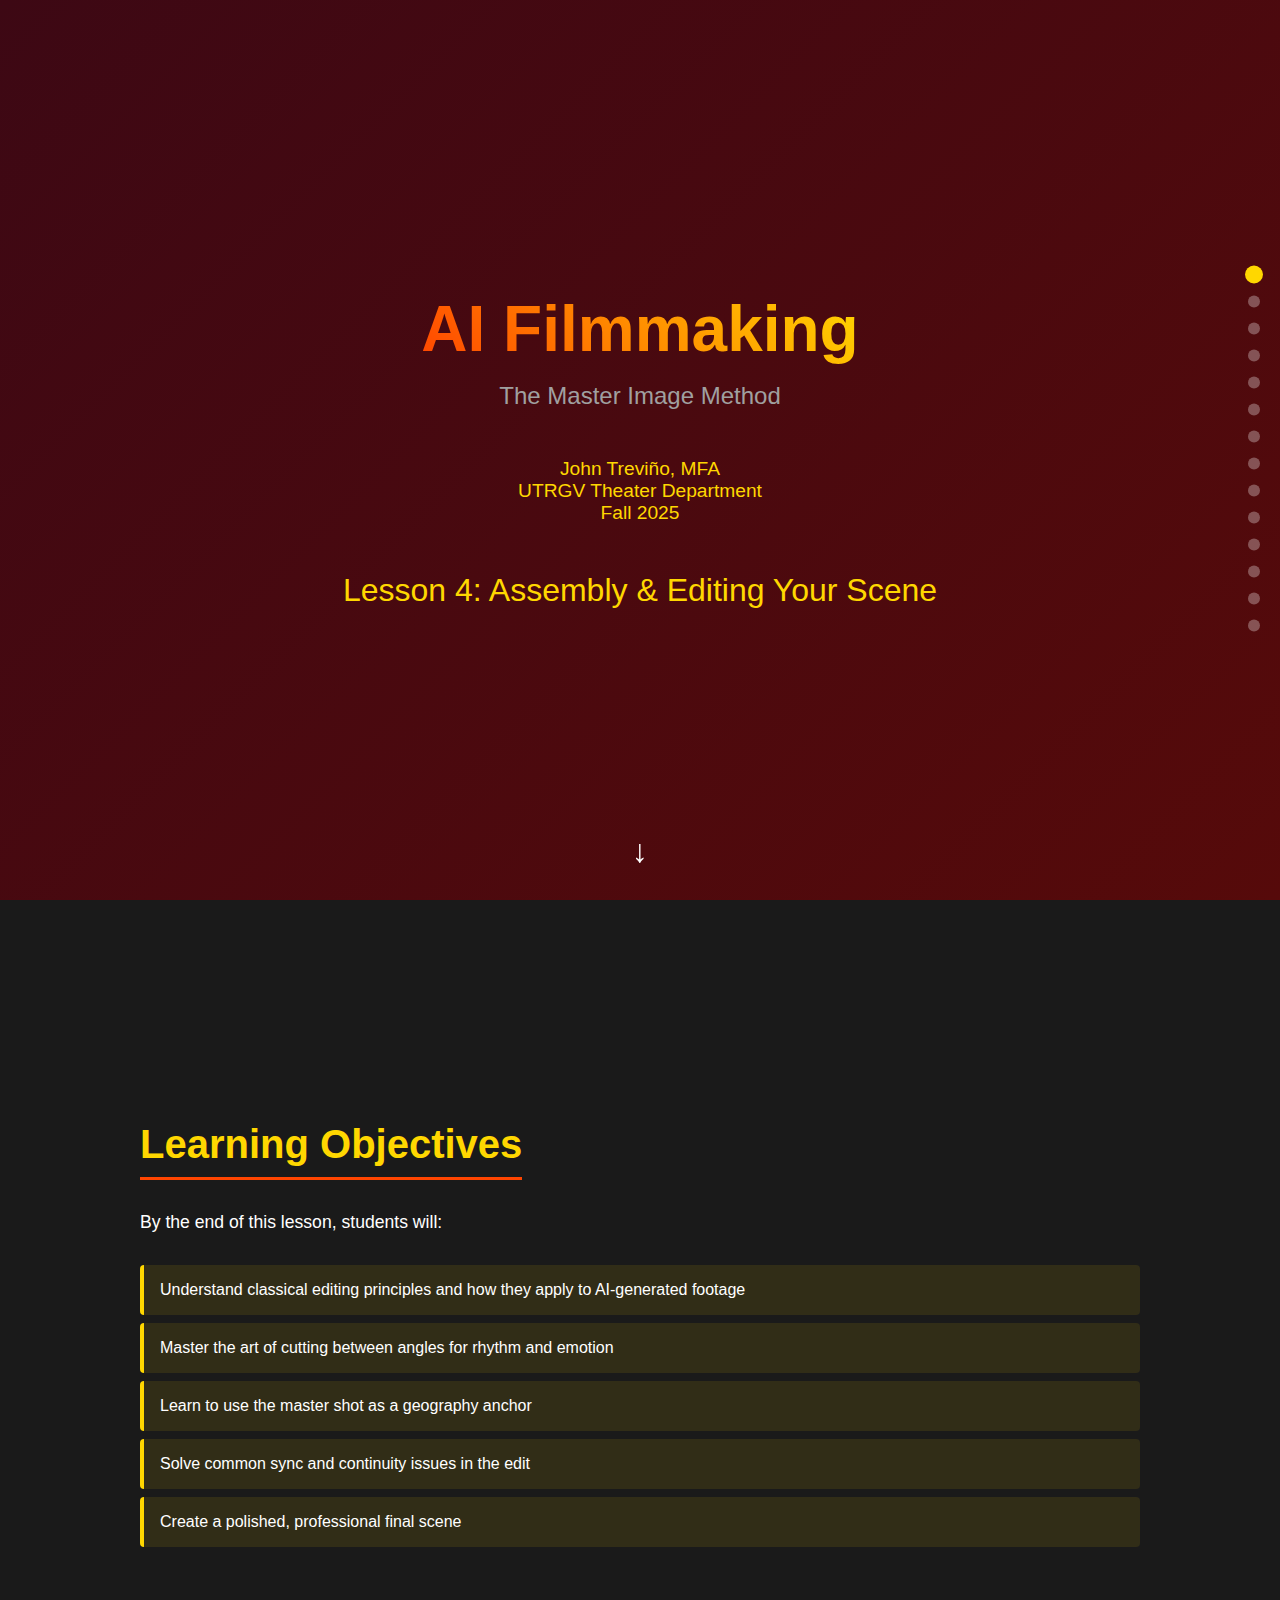
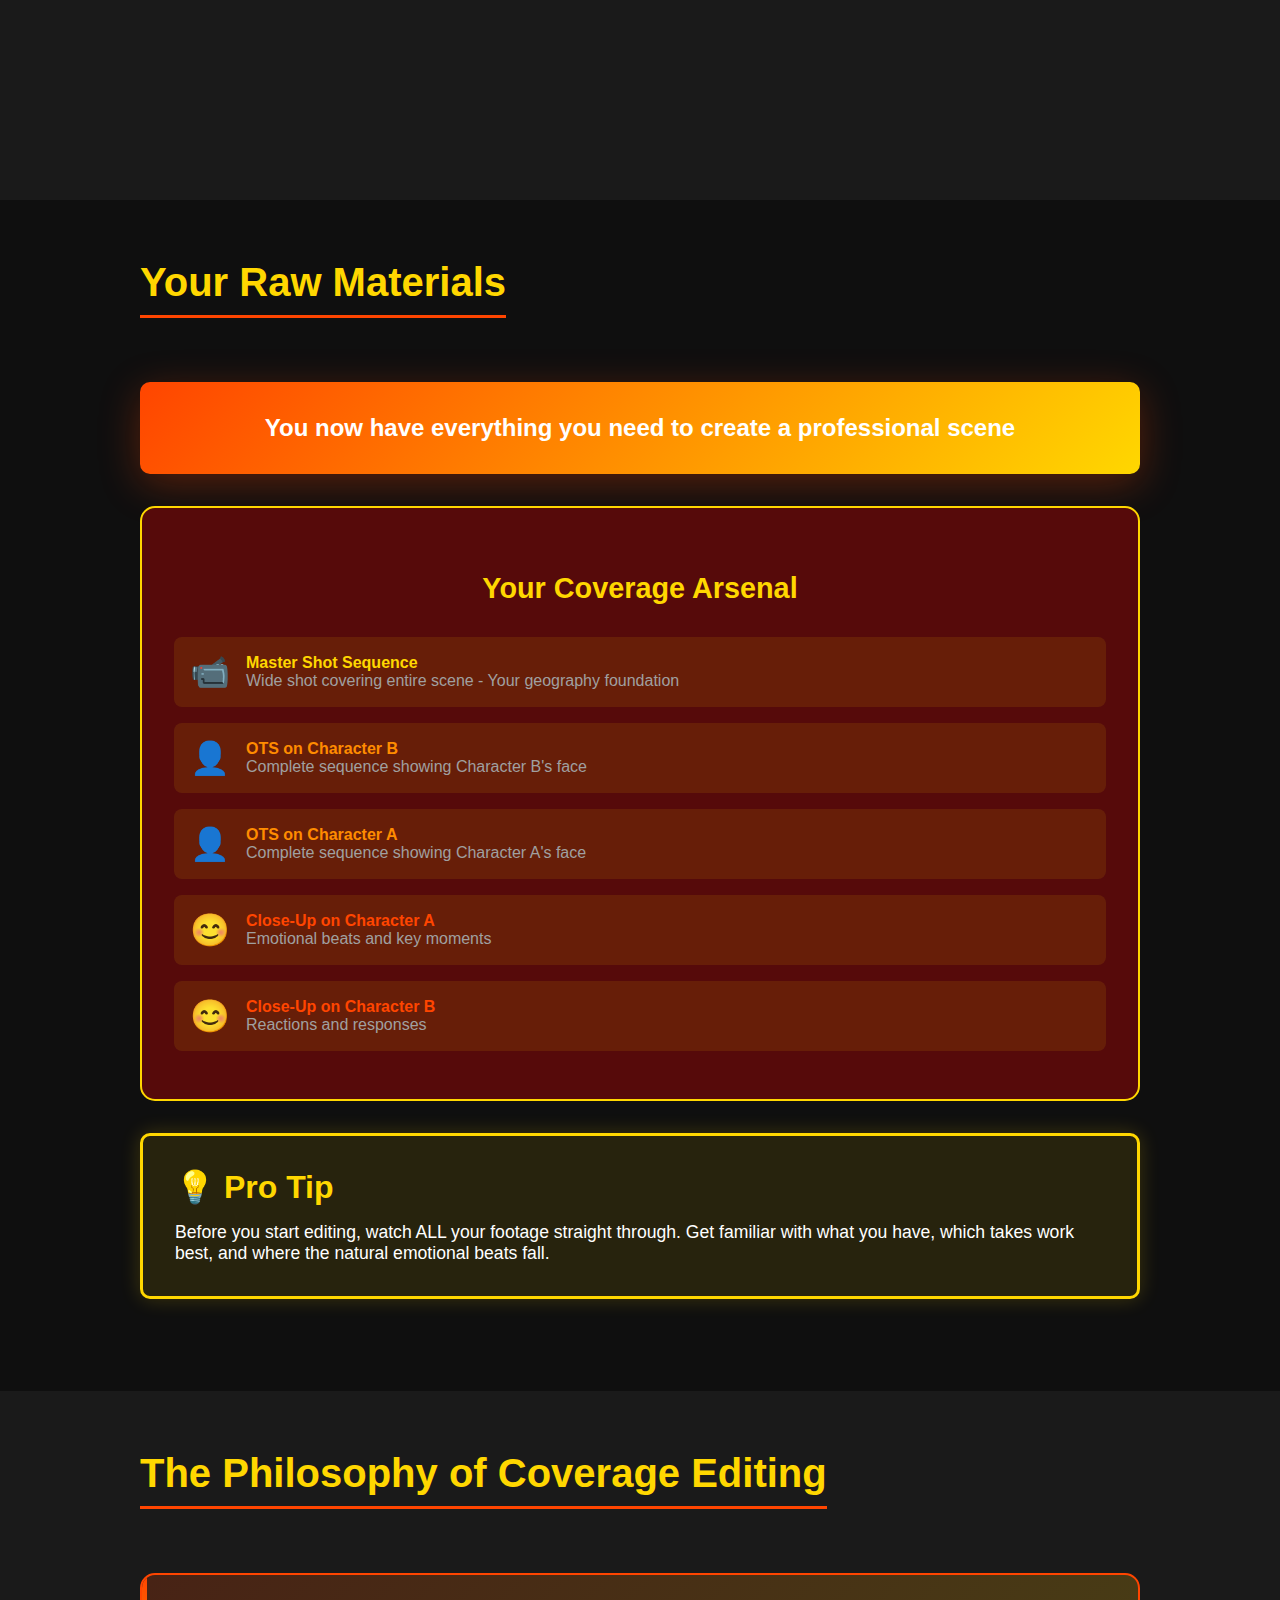
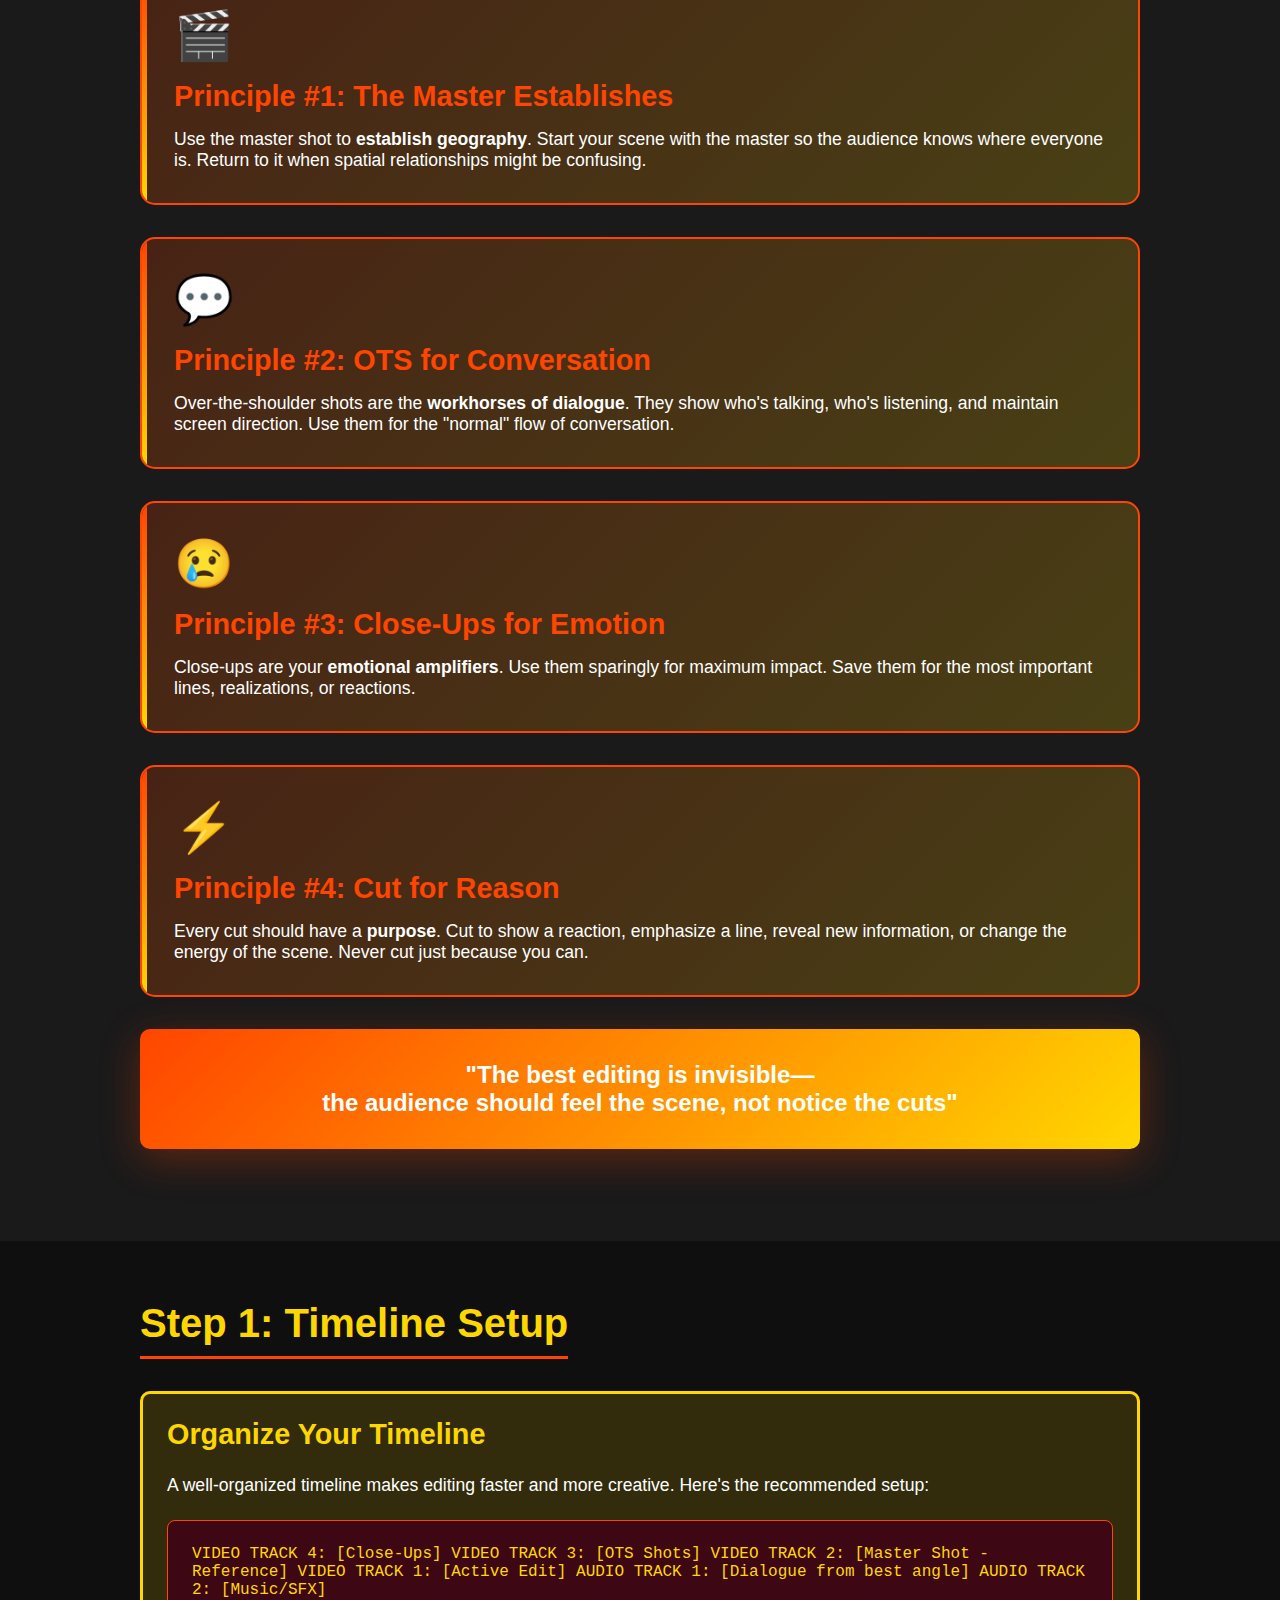
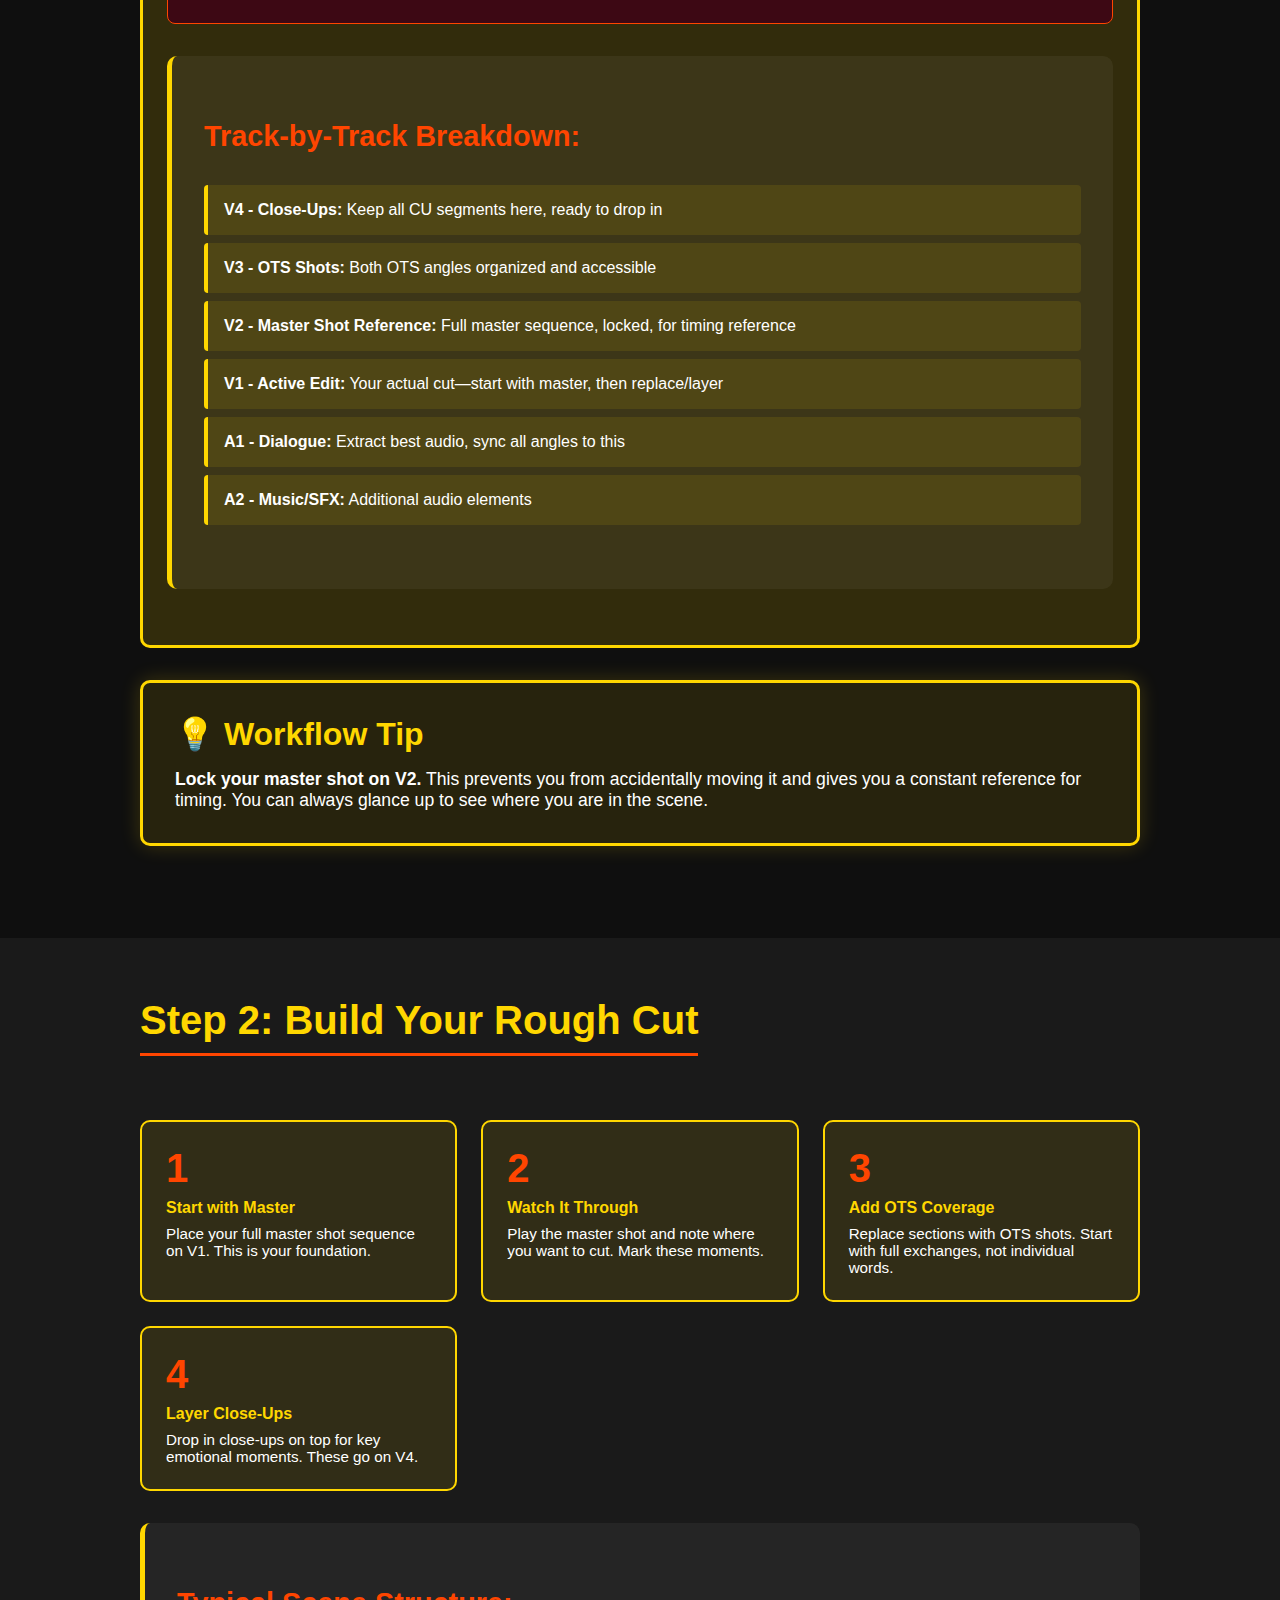
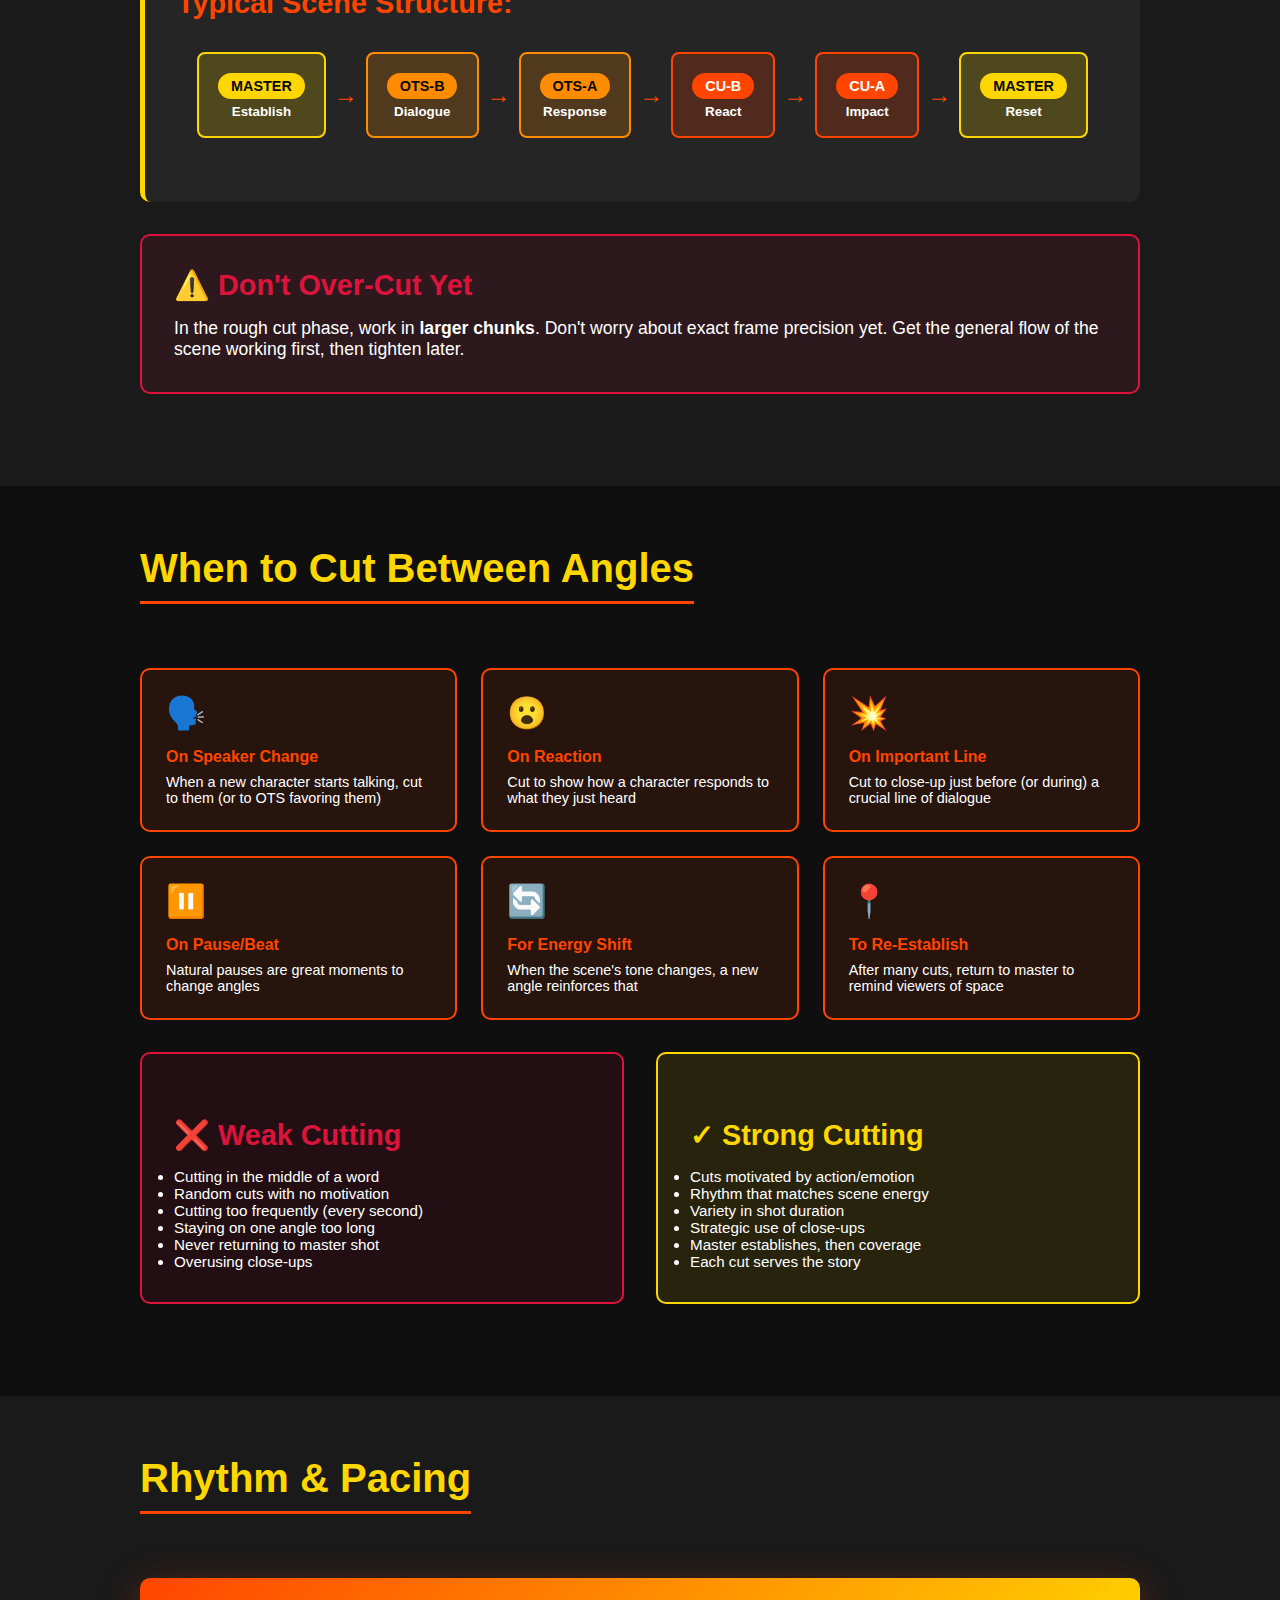
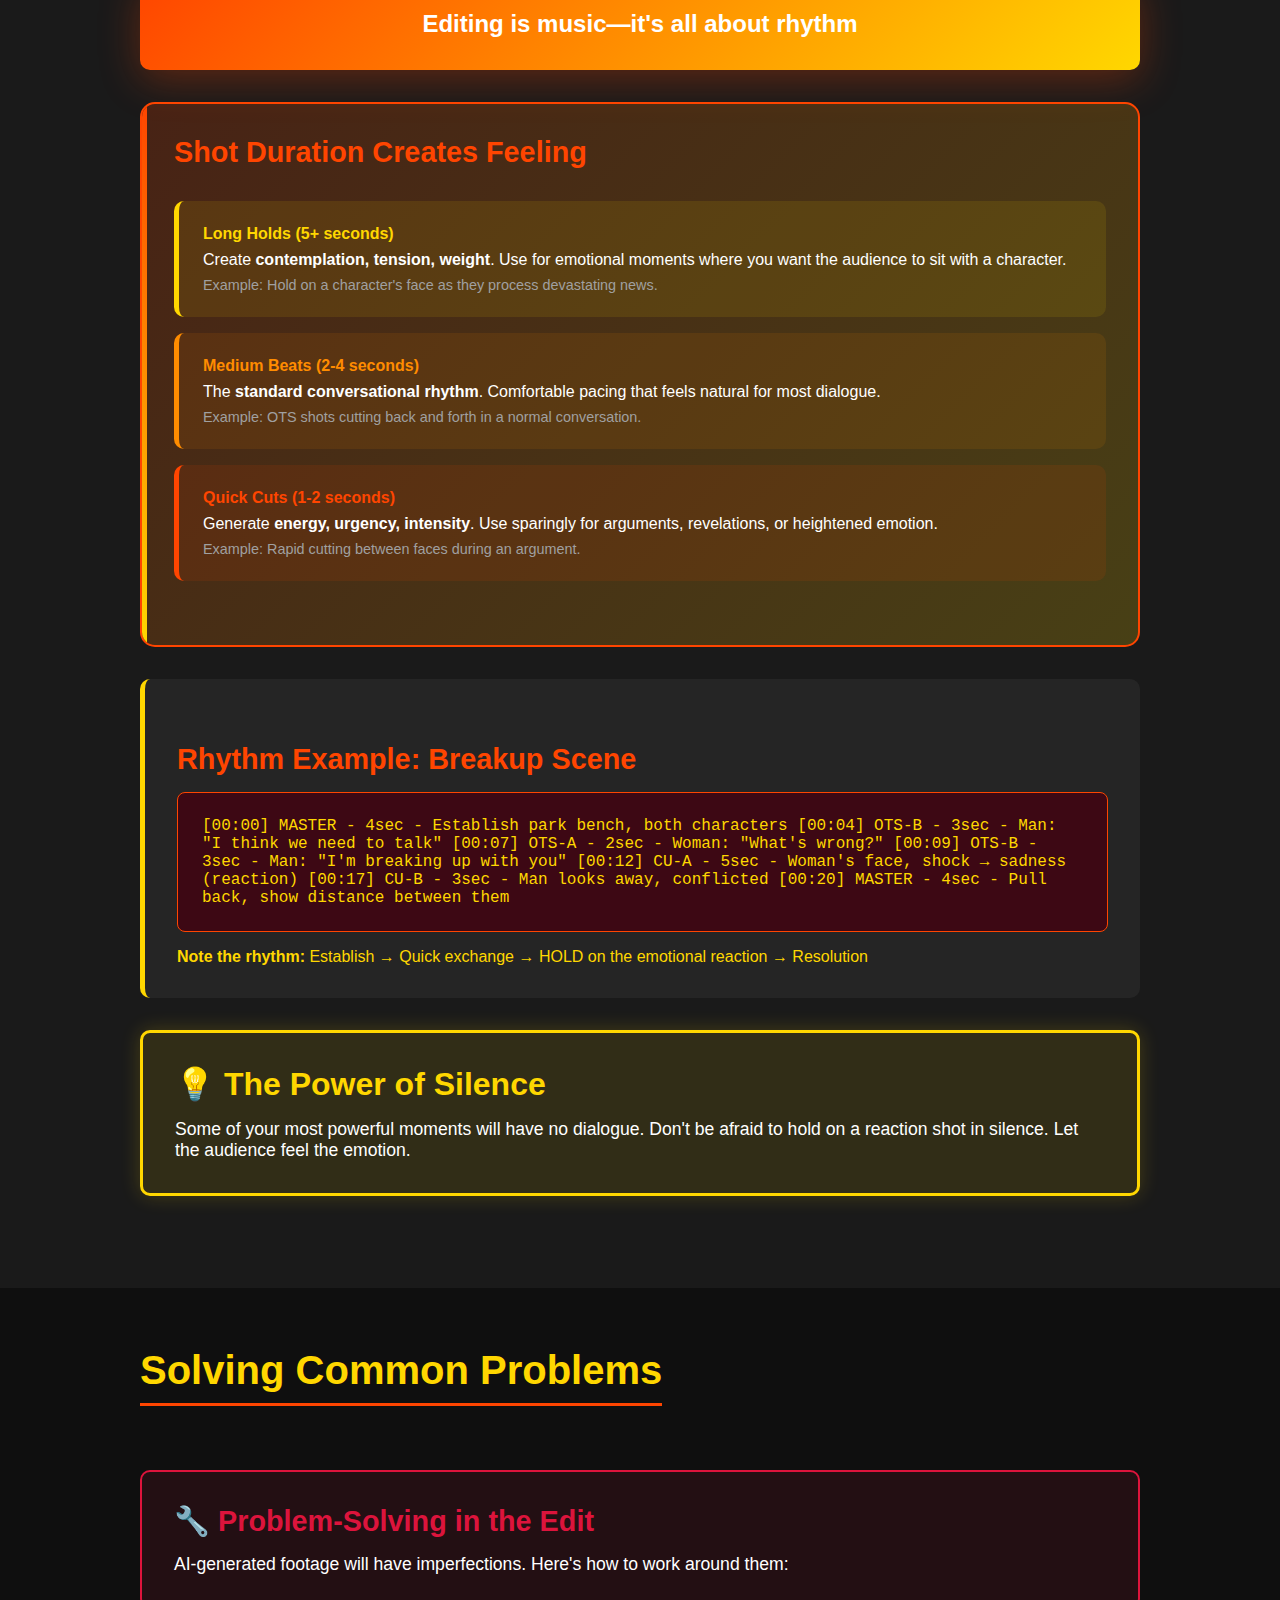
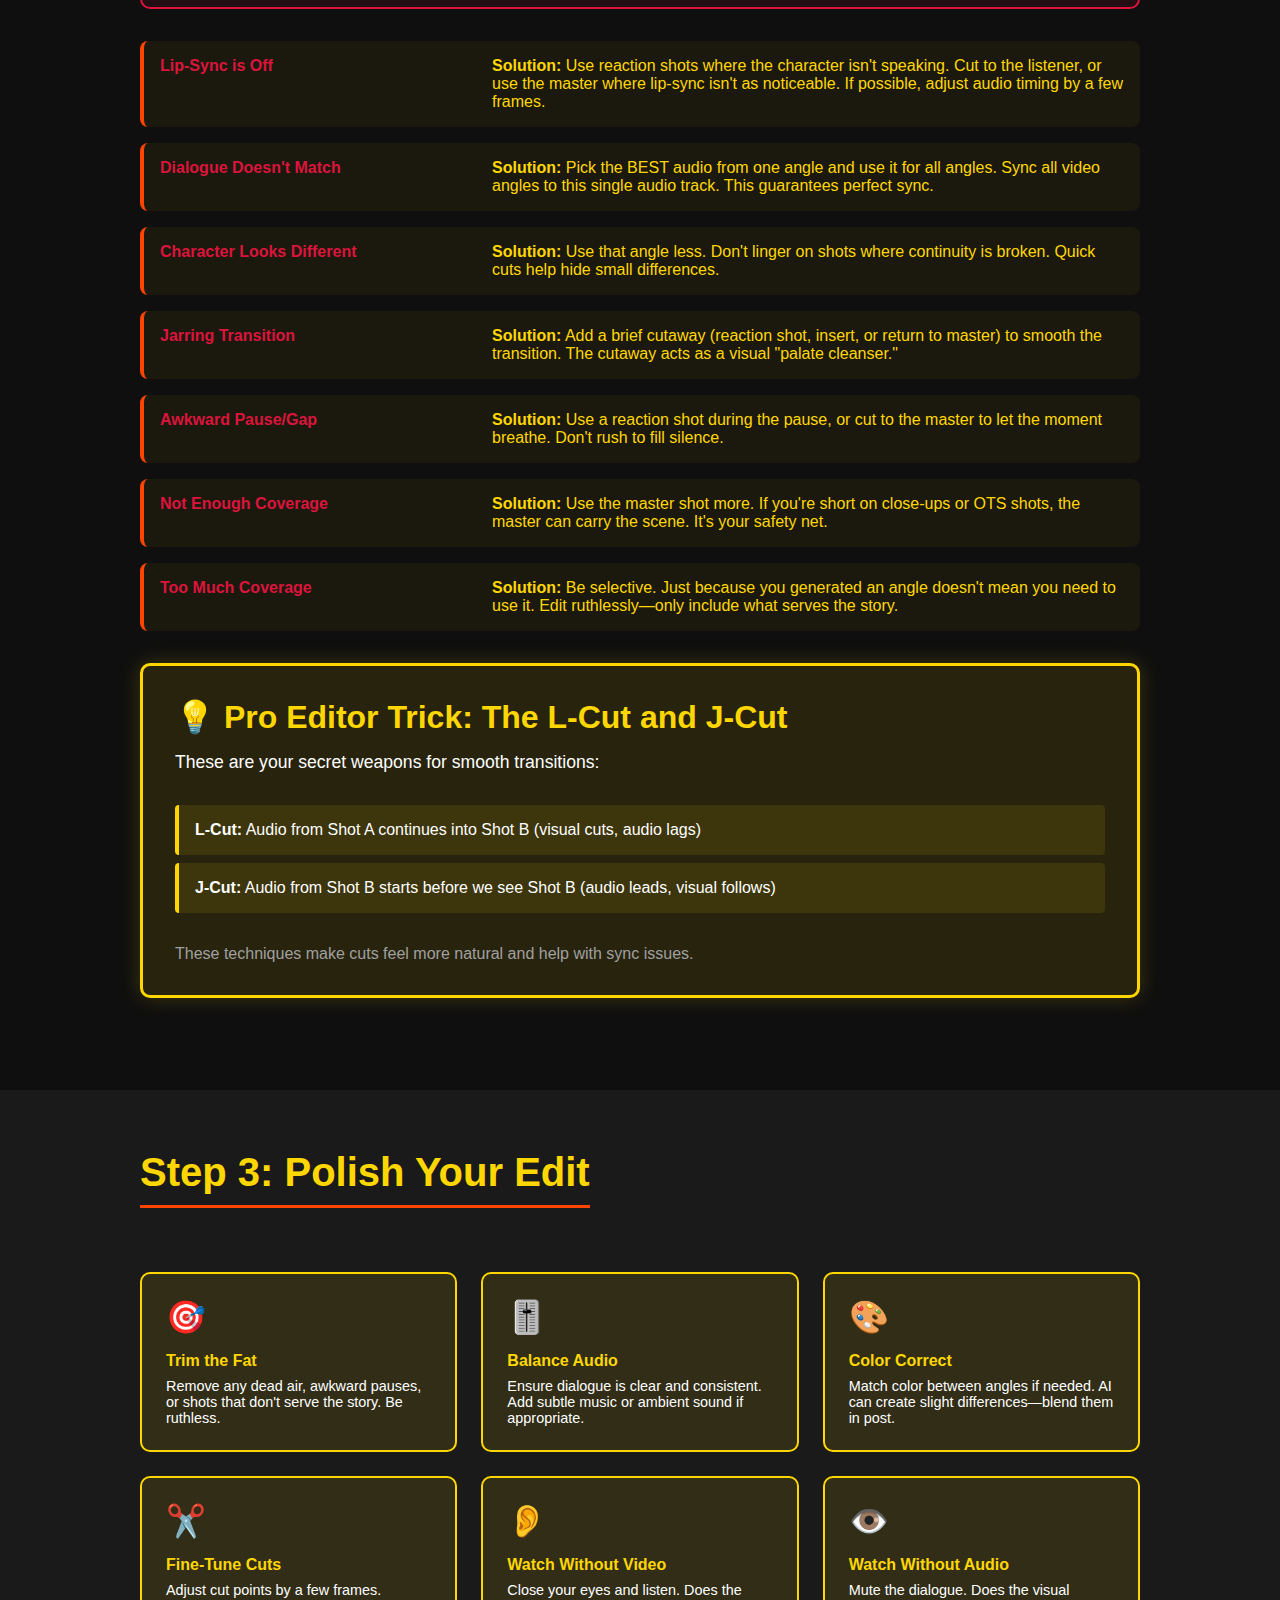
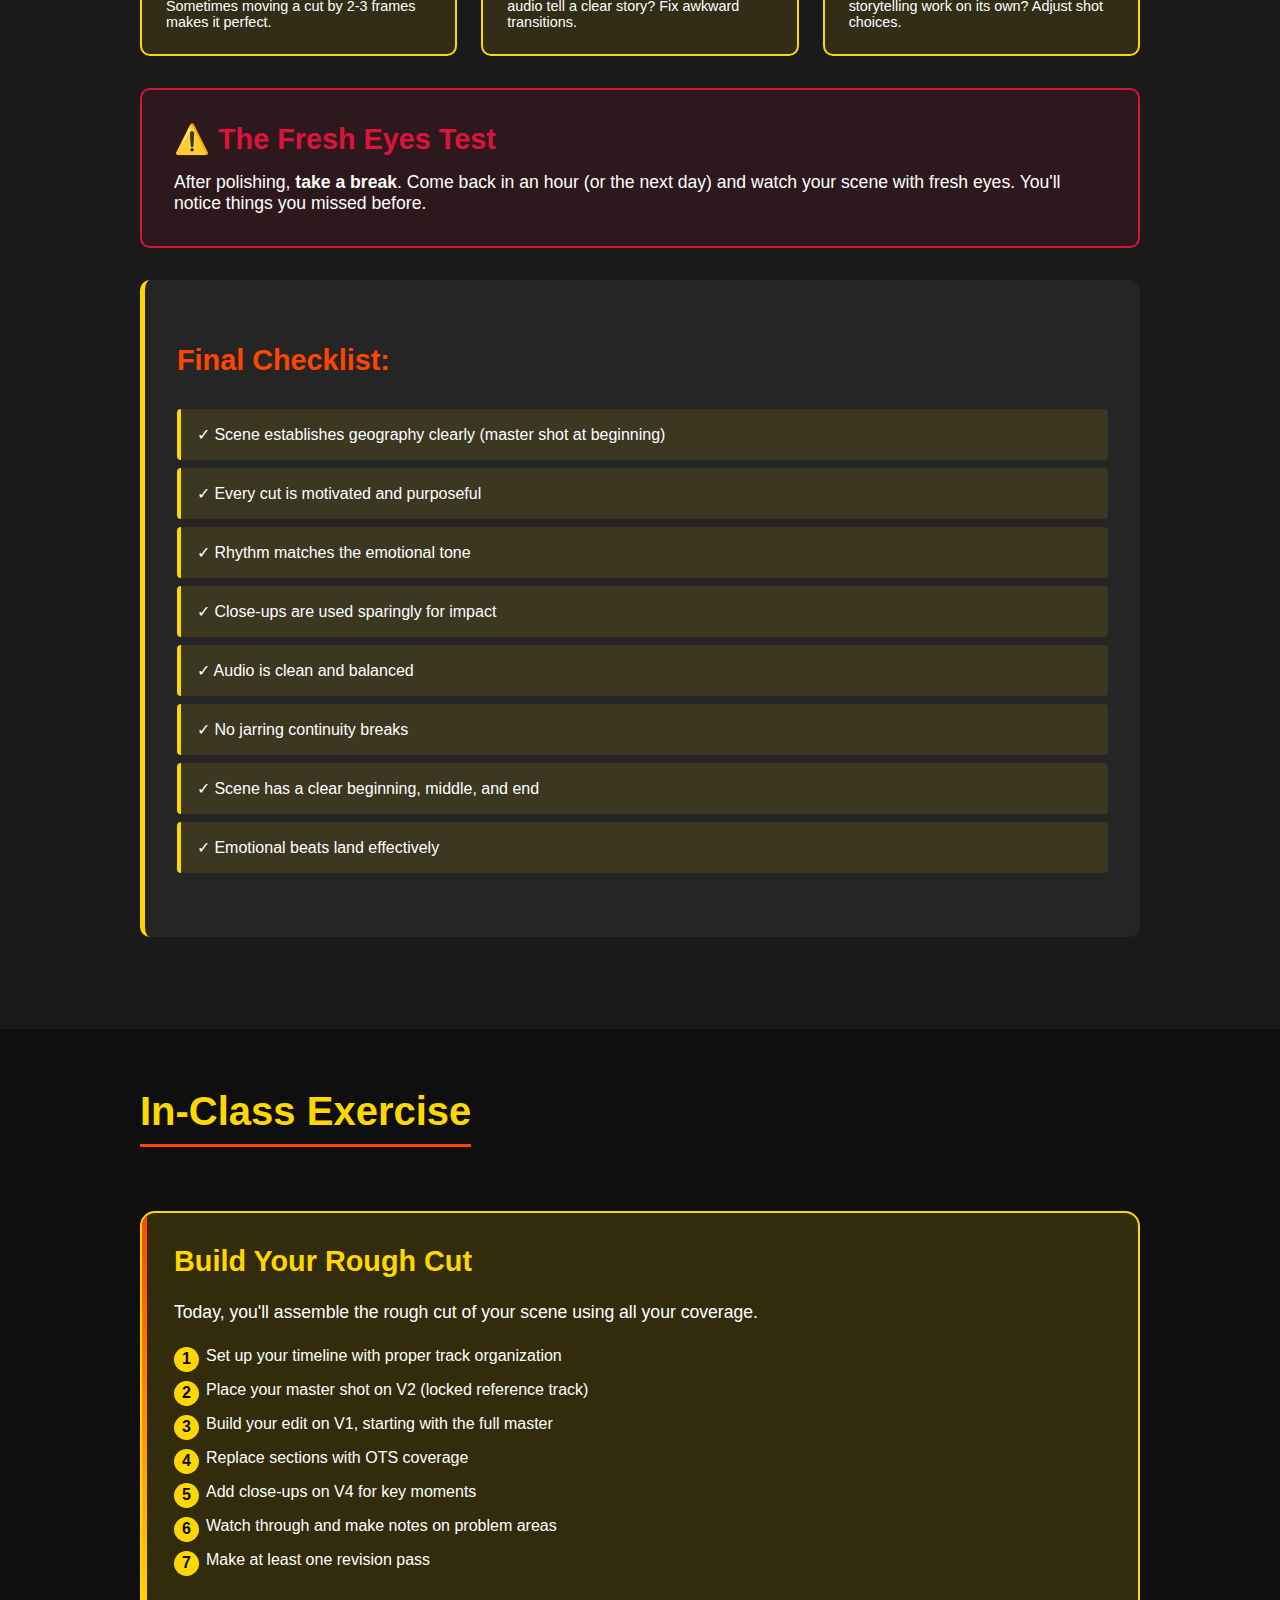
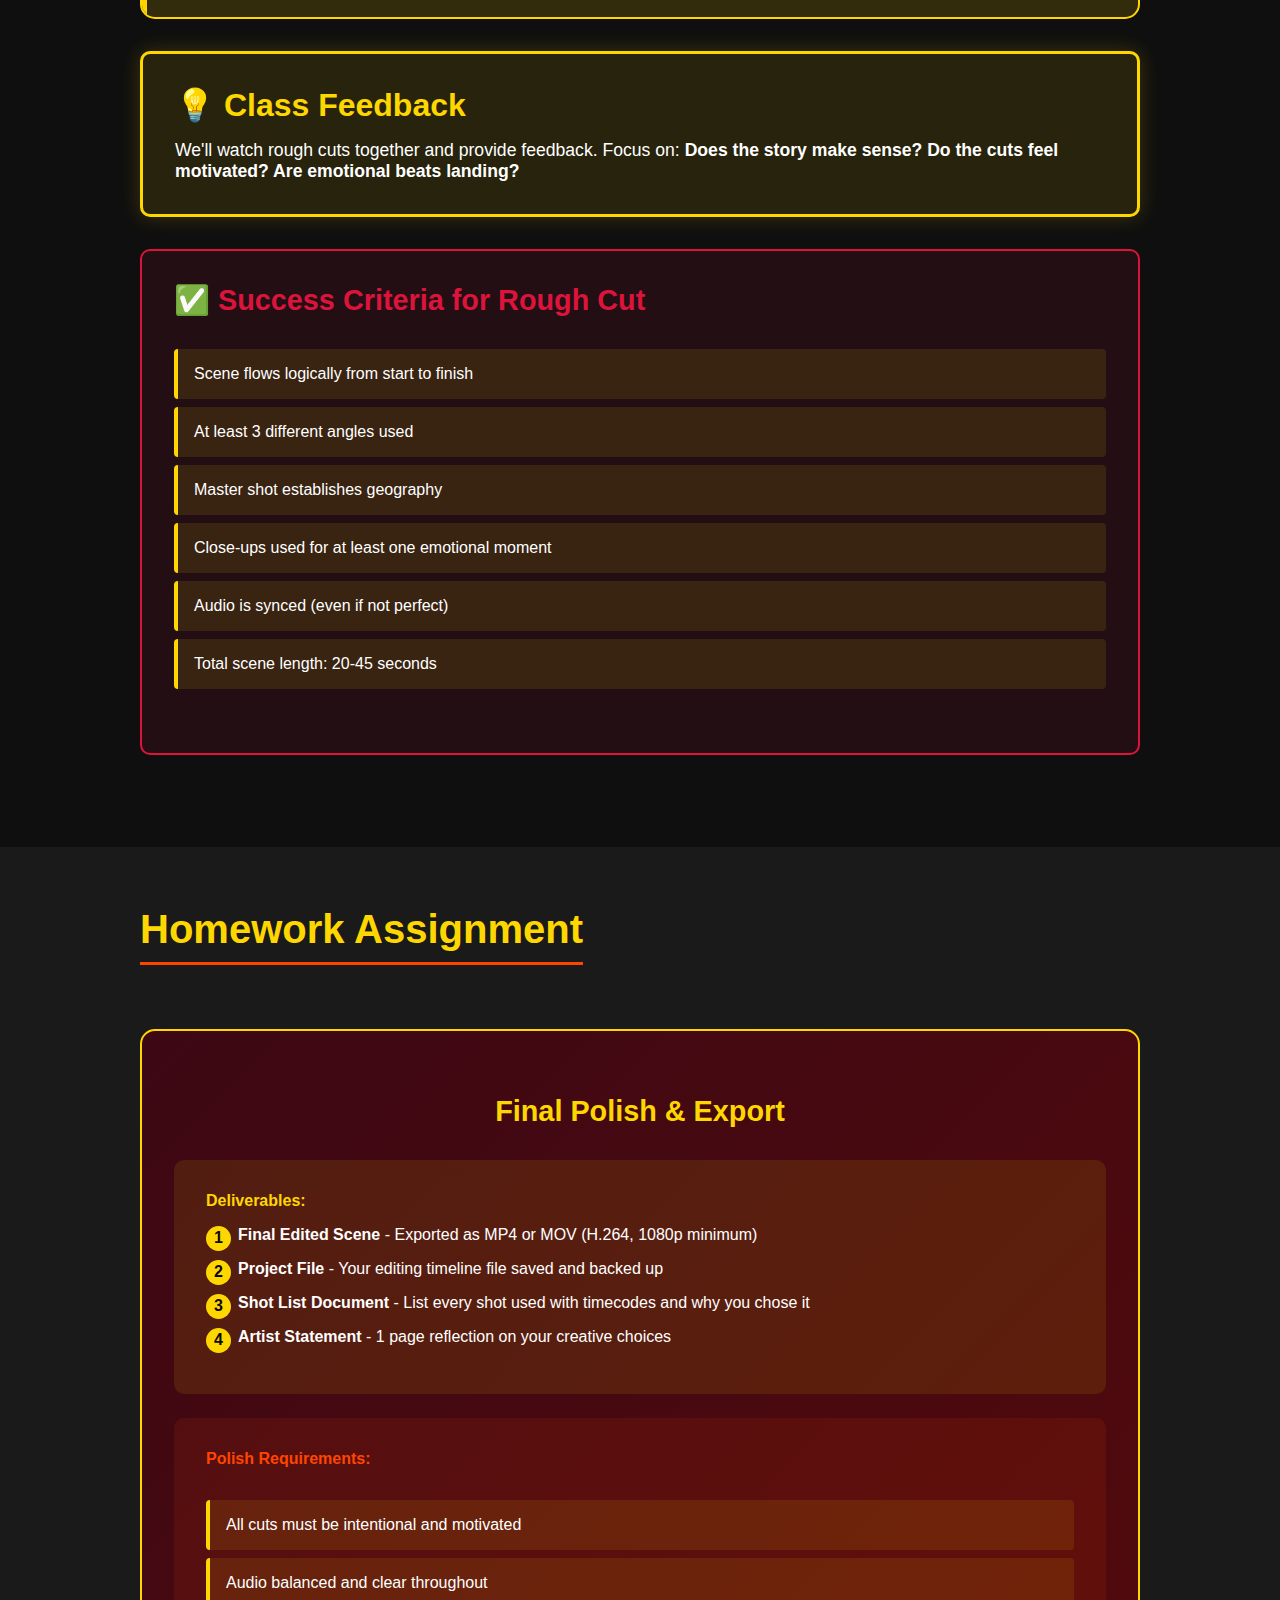
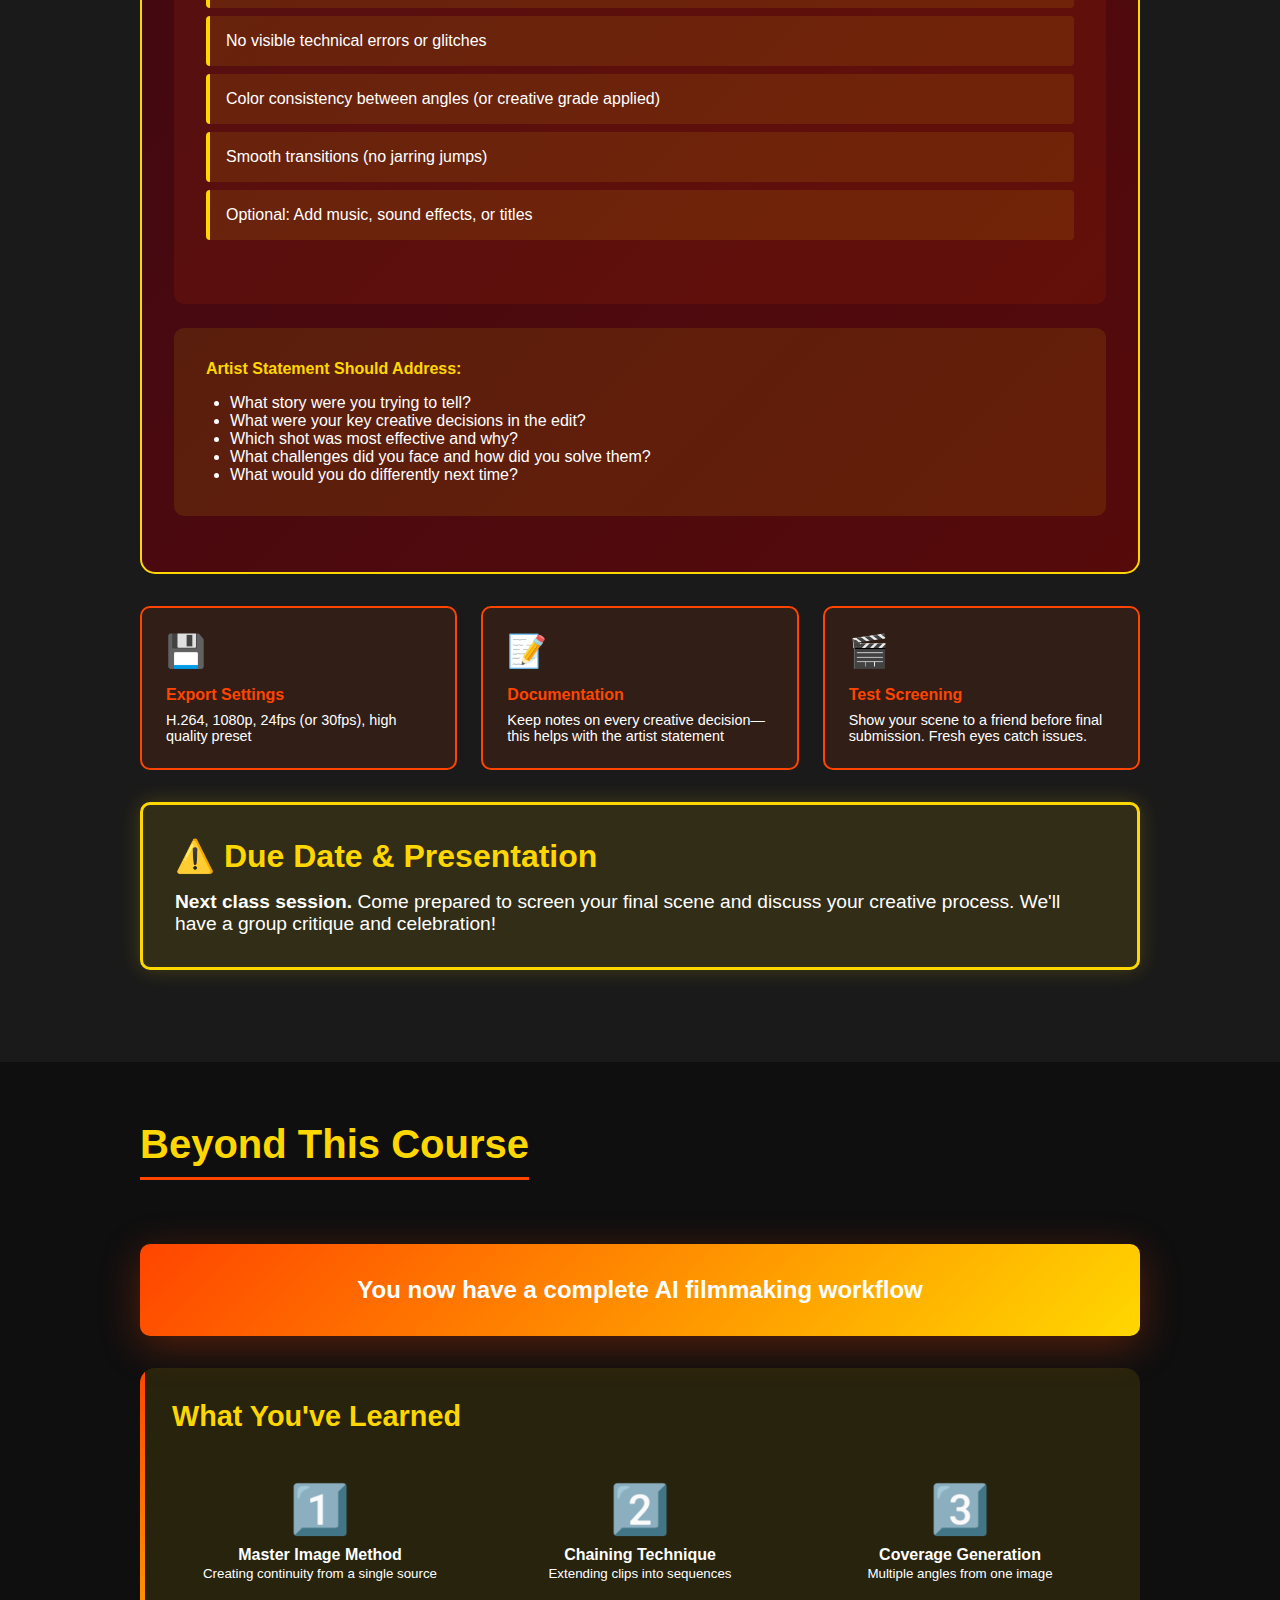
<file: lesson4/index.html>
<!DOCTYPE html>
<html lang="en">
<head>
    <meta charset="UTF-8">
    <meta name="viewport" content="width=device-width, initial-scale=1.0">
    <title>AI Filmmaking - Lesson 4: Assembly & Editing</title>
    <style>
        * {
            margin: 0;
            padding: 0;
            box-sizing: border-box;
        }

        body {
            font-family: 'Segoe UI', Tahoma, Geneva, Verdana, sans-serif;
            background: #0a0a0a;
            color: #ffffff;
            overflow-x: hidden;
        }

        .section {
            min-height: 100vh;
            display: flex;
            flex-direction: column;
            justify-content: center;
            align-items: center;
            padding: 60px 20px;
            position: relative;
            opacity: 1;
            transform: translateY(0);
            transition: opacity 0.8s ease, transform 0.8s ease;
        }

        .section.animate-in {
            opacity: 0;
            transform: translateY(50px);
        }

        .section.visible {
            opacity: 1;
            transform: translateY(0);
        }

        .title-section {
            background: linear-gradient(135deg, #3d0814 0%, #560a0a 100%);
            text-align: center;
        }

        .content-section {
            background: #0f0f0f;
        }

        .section:nth-child(even) {
            background: #1a1a1a;
        }

        h1 {
            font-size: 4rem;
            margin-bottom: 1rem;
            background: linear-gradient(45deg, #ff4500, #ffd700);
            -webkit-background-clip: text;
            -webkit-text-fill-color: transparent;
            background-clip: text;
            animation: gradient 3s ease infinite;
        }

        h2 {
            font-size: 2.5rem;
            margin-bottom: 2rem;
            color: #ffd700;
            border-bottom: 3px solid #ff4500;
            padding-bottom: 10px;
            display: inline-block;
        }

        h3 {
            font-size: 1.8rem;
            margin: 2rem 0 1rem 0;
            color: #ff4500;
        }

        .subtitle {
            font-size: 1.5rem;
            color: #a0a0a0;
            margin-bottom: 1rem;
        }

        .instructor-info {
            font-size: 1.2rem;
            color: #ffd700;
            margin-top: 2rem;
        }

        .content-container {
            max-width: 1000px;
            width: 100%;
        }

        .objectives-list, .checklist {
            list-style: none;
            margin: 2rem 0;
        }

        .objectives-list li, .checklist li {
            padding: 1rem;
            margin: 0.5rem 0;
            background: rgba(255, 215, 0, 0.1);
            border-left: 4px solid #ffd700;
            border-radius: 4px;
            transition: transform 0.3s ease, background 0.3s ease;
        }

        .objectives-list li:hover, .checklist li:hover {
            transform: translateX(10px);
            background: rgba(255, 215, 0, 0.2);
        }

        .editing-principle {
            background: linear-gradient(135deg, rgba(255, 69, 0, 0.2) 0%, rgba(255, 215, 0, 0.2) 100%);
            padding: 2rem;
            margin: 2rem 0;
            border-radius: 15px;
            border: 2px solid #ff4500;
            position: relative;
            overflow: hidden;
        }

        .editing-principle::before {
            content: '';
            position: absolute;
            top: 0;
            left: 0;
            width: 5px;
            height: 100%;
            background: linear-gradient(180deg, #ff4500, #ffd700);
        }

        .principle-icon {
            font-size: 3rem;
            margin-bottom: 1rem;
            display: inline-block;
        }

        .example-box {
            background: rgba(255, 255, 255, 0.05);
            padding: 2rem;
            border-radius: 10px;
            margin: 2rem 0;
            border-left: 5px solid #ffd700;
        }

        .timeline-visual {
            background: #3d0814;
            padding: 1.5rem;
            border-radius: 8px;
            font-family: 'Courier New', monospace;
            color: #ffd700;
            margin: 1rem 0;
            border: 1px solid #ff4500;
            overflow-x: auto;
        }

        .tag {
            display: inline-block;
            padding: 0.3rem 0.8rem;
            margin: 0.2rem;
            border-radius: 20px;
            font-size: 0.9rem;
            font-weight: bold;
        }

        .tag.master {
            background: #ffd700;
            color: #0a0a0a;
        }

        .tag.ots {
            background: #ff8c00;
            color: #0a0a0a;
        }

        .tag.closeup {
            background: #ff4500;
            color: #ffffff;
        }

        .tag.cut {
            background: #dc143c;
            color: #ffffff;
        }

        .key-concept {
            background: linear-gradient(135deg, #ff4500, #ffd700);
            padding: 2rem;
            border-radius: 10px;
            text-align: center;
            font-size: 1.5rem;
            font-weight: bold;
            margin: 2rem 0;
            box-shadow: 0 10px 40px rgba(255, 69, 0, 0.3);
        }

        .warning-box {
            background: rgba(220, 20, 60, 0.1);
            border: 2px solid #dc143c;
            padding: 2rem;
            border-radius: 10px;
            margin: 2rem 0;
        }

        .warning-box h3 {
            color: #dc143c;
            margin-top: 0;
        }

        .pro-tip {
            background: rgba(255, 215, 0, 0.1);
            border: 3px solid #ffd700;
            padding: 2rem;
            border-radius: 10px;
            margin: 2rem 0;
            box-shadow: 0 0 20px rgba(255, 215, 0, 0.2);
        }

        .pro-tip h3 {
            color: #ffd700;
            margin-top: 0;
            font-size: 2rem;
        }

        .editing-grid {
            display: grid;
            grid-template-columns: repeat(auto-fit, minmax(250px, 1fr));
            gap: 1.5rem;
            margin: 2rem 0;
        }

        .editing-card {
            background: rgba(255, 215, 0, 0.1);
            padding: 1.5rem;
            border-radius: 10px;
            border: 2px solid #ffd700;
            transition: transform 0.3s ease, box-shadow 0.3s ease;
        }

        .editing-card:hover {
            transform: translateY(-5px);
            box-shadow: 0 10px 30px rgba(255, 215, 0, 0.3);
        }

        .card-number {
            font-size: 2.5rem;
            font-weight: bold;
            color: #ff4500;
            margin-bottom: 0.5rem;
        }

        .comparison-grid {
            display: grid;
            grid-template-columns: 1fr 1fr;
            gap: 2rem;
            margin: 2rem 0;
        }

        .comparison-box {
            padding: 2rem;
            border-radius: 10px;
            border: 2px solid;
        }

        .weak-edit {
            border-color: #dc143c;
            background: rgba(220, 20, 60, 0.1);
        }

        .strong-edit {
            border-color: #ffd700;
            background: rgba(255, 215, 0, 0.1);
        }

        .scroll-indicator {
            position: fixed;
            bottom: 30px;
            left: 50%;
            transform: translateX(-50%);
            animation: bounce 2s infinite;
            font-size: 2rem;
            z-index: 100;
        }

        @keyframes bounce {
            0%, 20%, 50%, 80%, 100% {
                transform: translateX(-50%) translateY(0);
            }
            40% {
                transform: translateX(-50%) translateY(-20px);
            }
            60% {
                transform: translateX(-50%) translateY(-10px);
            }
        }

        .navigation {
            position: fixed;
            right: 20px;
            top: 50%;
            transform: translateY(-50%);
            z-index: 1000;
        }

        .nav-dot {
            width: 12px;
            height: 12px;
            border-radius: 50%;
            background: rgba(255, 255, 255, 0.3);
            margin: 15px 0;
            cursor: pointer;
            transition: all 0.3s ease;
        }

        .nav-dot.active {
            background: #ffd700;
            transform: scale(1.5);
        }

        .nav-dot:hover {
            background: #ff4500;
            transform: scale(1.3);
        }

        .tips-grid {
            display: grid;
            grid-template-columns: repeat(auto-fit, minmax(250px, 1fr));
            gap: 1.5rem;
            margin: 2rem 0;
        }

        .tip-card {
            background: rgba(255, 69, 0, 0.1);
            padding: 1.5rem;
            border-radius: 10px;
            border: 2px solid #ff4500;
            transition: transform 0.3s ease;
        }

        .tip-card:hover {
            transform: translateY(-5px);
            background: rgba(255, 69, 0, 0.2);
        }

        .tip-icon {
            font-size: 2rem;
            margin-bottom: 1rem;
        }

        @media (max-width: 768px) {
            h1 {
                font-size: 2.5rem;
            }
            h2 {
                font-size: 1.8rem;
            }
            .navigation {
                display: none;
            }
            .comparison-grid {
                grid-template-columns: 1fr;
            }
        }

        .numbered-list {
            counter-reset: item;
            list-style: none;
        }

        .numbered-list li {
            counter-increment: item;
            margin: 1rem 0;
            padding-left: 2rem;
            position: relative;
        }

        .numbered-list li::before {
            content: counter(item);
            position: absolute;
            left: 0;
            top: 0;
            background: #ffd700;
            color: #0a0a0a;
            width: 25px;
            height: 25px;
            border-radius: 50%;
            display: flex;
            align-items: center;
            justify-content: center;
            font-weight: bold;
        }

        .highlight {
            background: rgba(255, 69, 0, 0.3);
            padding: 0.2rem 0.5rem;
            border-radius: 4px;
            font-weight: bold;
            color: #ff4500;
        }

        .shot-breakdown {
            background: #560a0a;
            padding: 2rem;
            border-radius: 15px;
            margin: 2rem 0;
            border: 2px solid #ffd700;
        }

        .shot-row {
            display: flex;
            align-items: center;
            margin: 1rem 0;
            padding: 1rem;
            background: rgba(255, 215, 0, 0.1);
            border-radius: 8px;
        }

        .shot-icon {
            font-size: 2rem;
            margin-right: 1rem;
            min-width: 40px;
        }

        .rhythm-diagram {
            display: flex;
            align-items: center;
            justify-content: center;
            margin: 2rem 0;
            flex-wrap: wrap;
            gap: 0.5rem;
        }

        .beat {
            padding: 1rem;
            border-radius: 8px;
            font-weight: bold;
            text-align: center;
            min-width: 80px;
            border: 2px solid;
        }

        .beat.long {
            background: rgba(255, 215, 0, 0.2);
            border-color: #ffd700;
            min-width: 120px;
        }

        .beat.medium {
            background: rgba(255, 140, 0, 0.2);
            border-color: #ff8c00;
            min-width: 100px;
        }

        .beat.short {
            background: rgba(255, 69, 0, 0.2);
            border-color: #ff4500;
            min-width: 80px;
        }

        .problem-solution {
            display: grid;
            grid-template-columns: 1fr 2fr;
            gap: 1rem;
            margin: 1rem 0;
            padding: 1rem;
            background: rgba(255, 215, 0, 0.05);
            border-radius: 8px;
            border-left: 4px solid #ff4500;
        }

        .problem-solution .problem {
            color: #dc143c;
            font-weight: bold;
        }

        .problem-solution .solution {
            color: #ffd700;
        }
    </style>
</head>
<body>
    <!-- Navigation Dots -->
    <div class="navigation" id="navigation">
        <!-- Will be populated by JavaScript -->
    </div>

    <!-- Scroll Indicator -->
    <div class="scroll-indicator" id="scrollIndicator">↓</div>

    <!-- Title Section -->
    <div class="section title-section" data-section="0">
        <h1>AI Filmmaking</h1>
        <div class="subtitle">The Master Image Method</div>
        <div class="instructor-info">
            John Treviño, MFA<br>
            UTRGV Theater Department<br>
            Fall 2025
        </div>
        <div style="margin-top: 3rem; font-size: 2rem; color: #ffd700;">
            Lesson 4: Assembly & Editing Your Scene
        </div>
    </div>

    <!-- Learning Objectives -->
    <div class="section content-section" data-section="1">
        <div class="content-container">
            <h2>Learning Objectives</h2>
            <p style="margin-bottom: 2rem; font-size: 1.1rem;">By the end of this lesson, students will:</p>
            <ul class="objectives-list">
                <li>Understand classical editing principles and how they apply to AI-generated footage</li>
                <li>Master the art of cutting between angles for rhythm and emotion</li>
                <li>Learn to use the master shot as a geography anchor</li>
                <li>Solve common sync and continuity issues in the edit</li>
                <li>Create a polished, professional final scene</li>
            </ul>
        </div>
    </div>

    <!-- What You Have -->
    <div class="section content-section" data-section="2">
        <div class="content-container">
            <h2>Your Raw Materials</h2>
            
            <div class="key-concept">
                You now have everything you need to create a professional scene
            </div>

            <div class="shot-breakdown">
                <h3 style="color: #ffd700; text-align: center; margin-bottom: 2rem;">Your Coverage Arsenal</h3>
                
                <div class="shot-row">
                    <div class="shot-icon">📹</div>
                    <div>
                        <strong style="color: #ffd700;">Master Shot Sequence</strong><br>
                        <span style="color: #a0a0a0;">Wide shot covering entire scene - Your geography foundation</span>
                    </div>
                </div>

                <div class="shot-row">
                    <div class="shot-icon">👤</div>
                    <div>
                        <strong style="color: #ff8c00;">OTS on Character B</strong><br>
                        <span style="color: #a0a0a0;">Complete sequence showing Character B's face</span>
                    </div>
                </div>

                <div class="shot-row">
                    <div class="shot-icon">👤</div>
                    <div>
                        <strong style="color: #ff8c00;">OTS on Character A</strong><br>
                        <span style="color: #a0a0a0;">Complete sequence showing Character A's face</span>
                    </div>
                </div>

                <div class="shot-row">
                    <div class="shot-icon">😊</div>
                    <div>
                        <strong style="color: #ff4500;">Close-Up on Character A</strong><br>
                        <span style="color: #a0a0a0;">Emotional beats and key moments</span>
                    </div>
                </div>

                <div class="shot-row">
                    <div class="shot-icon">😊</div>
                    <div>
                        <strong style="color: #ff4500;">Close-Up on Character B</strong><br>
                        <span style="color: #a0a0a0;">Reactions and responses</span>
                    </div>
                </div>
            </div>

            <div class="pro-tip">
                <h3>💡 Pro Tip</h3>
                <p style="font-size: 1.1rem;">
                    Before you start editing, watch ALL your footage straight through. Get familiar with what you have, which takes work best, and where the natural emotional beats fall.
                </p>
            </div>
        </div>
    </div>

    <!-- Editing Philosophy -->
    <div class="section content-section" data-section="3">
        <div class="content-container">
            <h2>The Philosophy of Coverage Editing</h2>
            
            <div class="editing-principle">
                <div class="principle-icon">🎬</div>
                <h3 style="color: #ff4500; margin-top: 0;">Principle #1: The Master Establishes</h3>
                <p style="font-size: 1.1rem;">
                    Use the master shot to <strong>establish geography</strong>. Start your scene with the master so the audience knows where everyone is. Return to it when spatial relationships might be confusing.
                </p>
            </div>

            <div class="editing-principle">
                <div class="principle-icon">💬</div>
                <h3 style="color: #ff4500; margin-top: 0;">Principle #2: OTS for Conversation</h3>
                <p style="font-size: 1.1rem;">
                    Over-the-shoulder shots are the <strong>workhorses of dialogue</strong>. They show who's talking, who's listening, and maintain screen direction. Use them for the "normal" flow of conversation.
                </p>
            </div>

            <div class="editing-principle">
                <div class="principle-icon">😢</div>
                <h3 style="color: #ff4500; margin-top: 0;">Principle #3: Close-Ups for Emotion</h3>
                <p style="font-size: 1.1rem;">
                    Close-ups are your <strong>emotional amplifiers</strong>. Use them sparingly for maximum impact. Save them for the most important lines, realizations, or reactions.
                </p>
            </div>

            <div class="editing-principle">
                <div class="principle-icon">⚡</div>
                <h3 style="color: #ff4500; margin-top: 0;">Principle #4: Cut for Reason</h3>
                <p style="font-size: 1.1rem;">
                    Every cut should have a <strong>purpose</strong>. Cut to show a reaction, emphasize a line, reveal new information, or change the energy of the scene. Never cut just because you can.
                </p>
            </div>

            <div class="key-concept">
                "The best editing is invisible—<br>the audience should feel the scene, not notice the cuts"
            </div>
        </div>
    </div>

    <!-- Step 1: Timeline Setup -->
    <div class="section content-section" data-section="4">
        <div class="content-container">
            <h2>Step 1: Timeline Setup</h2>
            
            <div class="editing-card" style="background: rgba(255, 215, 0, 0.15); border-width: 3px;">
                <h3 style="margin-top: 0; color: #ffd700;">Organize Your Timeline</h3>
                
                <p style="font-size: 1.1rem; margin: 1.5rem 0;">
                    A well-organized timeline makes editing faster and more creative. Here's the recommended setup:
                </p>

                <div class="timeline-visual">
VIDEO TRACK 4: [Close-Ups]
VIDEO TRACK 3: [OTS Shots]  
VIDEO TRACK 2: [Master Shot - Reference]
VIDEO TRACK 1: [Active Edit]

AUDIO TRACK 1: [Dialogue from best angle]
AUDIO TRACK 2: [Music/SFX]
                </div>

                <div class="example-box">
                    <h3>Track-by-Track Breakdown:</h3>
                    <ul class="checklist">
                        <li><strong>V4 - Close-Ups:</strong> Keep all CU segments here, ready to drop in</li>
                        <li><strong>V3 - OTS Shots:</strong> Both OTS angles organized and accessible</li>
                        <li><strong>V2 - Master Shot Reference:</strong> Full master sequence, locked, for timing reference</li>
                        <li><strong>V1 - Active Edit:</strong> Your actual cut—start with master, then replace/layer</li>
                        <li><strong>A1 - Dialogue:</strong> Extract best audio, sync all angles to this</li>
                        <li><strong>A2 - Music/SFX:</strong> Additional audio elements</li>
                    </ul>
                </div>
            </div>

            <div class="pro-tip">
                <h3>💡 Workflow Tip</h3>
                <p style="font-size: 1.1rem;">
                    <strong>Lock your master shot on V2.</strong> This prevents you from accidentally moving it and gives you a constant reference for timing. You can always glance up to see where you are in the scene.
                </p>
            </div>
        </div>
    </div>

    <!-- Step 2: The Rough Cut -->
    <div class="section content-section" data-section="5">
        <div class="content-container">
            <h2>Step 2: Build Your Rough Cut</h2>
            
            <div class="editing-grid">
                <div class="editing-card">
                    <div class="card-number">1</div>
                    <h4 style="color: #ffd700;">Start with Master</h4>
                    <p style="font-size: 0.95rem; margin-top: 0.5rem;">Place your full master shot sequence on V1. This is your foundation.</p>
                </div>
                <div class="editing-card">
                    <div class="card-number">2</div>
                    <h4 style="color: #ffd700;">Watch It Through</h4>
                    <p style="font-size: 0.95rem; margin-top: 0.5rem;">Play the master shot and note where you want to cut. Mark these moments.</p>
                </div>
                <div class="editing-card">
                    <div class="card-number">3</div>
                    <h4 style="color: #ffd700;">Add OTS Coverage</h4>
                    <p style="font-size: 0.95rem; margin-top: 0.5rem;">Replace sections with OTS shots. Start with full exchanges, not individual words.</p>
                </div>
                <div class="editing-card">
                    <div class="card-number">4</div>
                    <h4 style="color: #ffd700;">Layer Close-Ups</h4>
                    <p style="font-size: 0.95rem; margin-top: 0.5rem;">Drop in close-ups on top for key emotional moments. These go on V4.</p>
                </div>
            </div>

            <div class="example-box">
                <h3>Typical Scene Structure:</h3>
                <div class="rhythm-diagram">
                    <div class="beat long">
                        <span class="tag master">MASTER</span><br>
                        <small>Establish</small>
                    </div>
                    <div style="color: #ff4500; font-size: 1.5rem;">→</div>
                    <div class="beat medium">
                        <span class="tag ots">OTS-B</span><br>
                        <small>Dialogue</small>
                    </div>
                    <div style="color: #ff4500; font-size: 1.5rem;">→</div>
                    <div class="beat medium">
                        <span class="tag ots">OTS-A</span><br>
                        <small>Response</small>
                    </div>
                    <div style="color: #ff4500; font-size: 1.5rem;">→</div>
                    <div class="beat short">
                        <span class="tag closeup">CU-B</span><br>
                        <small>React</small>
                    </div>
                    <div style="color: #ff4500; font-size: 1.5rem;">→</div>
                    <div class="beat short">
                        <span class="tag closeup">CU-A</span><br>
                        <small>Impact</small>
                    </div>
                    <div style="color: #ff4500; font-size: 1.5rem;">→</div>
                    <div class="beat long">
                        <span class="tag master">MASTER</span><br>
                        <small>Reset</small>
                    </div>
                </div>
            </div>

            <div class="warning-box">
                <h3>⚠️ Don't Over-Cut Yet</h3>
                <p style="font-size: 1.1rem;">
                    In the rough cut phase, work in <strong>larger chunks</strong>. Don't worry about exact frame precision yet. Get the general flow of the scene working first, then tighten later.
                </p>
            </div>
        </div>
    </div>

    <!-- When to Cut -->
    <div class="section content-section" data-section="6">
        <div class="content-container">
            <h2>When to Cut Between Angles</h2>
            
            <div class="tips-grid">
                <div class="tip-card">
                    <div class="tip-icon">🗣️</div>
                    <h4 style="color: #ff4500;">On Speaker Change</h4>
                    <p style="font-size: 0.9rem; margin-top: 0.5rem;">When a new character starts talking, cut to them (or to OTS favoring them)</p>
                </div>
                <div class="tip-card">
                    <div class="tip-icon">😮</div>
                    <h4 style="color: #ff4500;">On Reaction</h4>
                    <p style="font-size: 0.9rem; margin-top: 0.5rem;">Cut to show how a character responds to what they just heard</p>
                </div>
                <div class="tip-card">
                    <div class="tip-icon">💥</div>
                    <h4 style="color: #ff4500;">On Important Line</h4>
                    <p style="font-size: 0.9rem; margin-top: 0.5rem;">Cut to close-up just before (or during) a crucial line of dialogue</p>
                </div>
                <div class="tip-card">
                    <div class="tip-icon">⏸️</div>
                    <h4 style="color: #ff4500;">On Pause/Beat</h4>
                    <p style="font-size: 0.9rem; margin-top: 0.5rem;">Natural pauses are great moments to change angles</p>
                </div>
                <div class="tip-card">
                    <div class="tip-icon">🔄</div>
                    <h4 style="color: #ff4500;">For Energy Shift</h4>
                    <p style="font-size: 0.9rem; margin-top: 0.5rem;">When the scene's tone changes, a new angle reinforces that</p>
                </div>
                <div class="tip-card">
                    <div class="tip-icon">📍</div>
                    <h4 style="color: #ff4500;">To Re-Establish</h4>
                    <p style="font-size: 0.9rem; margin-top: 0.5rem;">After many cuts, return to master to remind viewers of space</p>
                </div>
            </div>

            <div class="comparison-grid">
                <div class="comparison-box weak-edit">
                    <h3 style="color: #dc143c;">❌ Weak Cutting</h3>
                    <ul style="margin-top: 1rem; font-size: 0.95rem;">
                        <li>Cutting in the middle of a word</li>
                        <li>Random cuts with no motivation</li>
                        <li>Cutting too frequently (every second)</li>
                        <li>Staying on one angle too long</li>
                        <li>Never returning to master shot</li>
                        <li>Overusing close-ups</li>
                    </ul>
                </div>

                <div class="comparison-box strong-edit">
                    <h3 style="color: #ffd700;">✓ Strong Cutting</h3>
                    <ul style="margin-top: 1rem; font-size: 0.95rem;">
                        <li>Cuts motivated by action/emotion</li>
                        <li>Rhythm that matches scene energy</li>
                        <li>Variety in shot duration</li>
                        <li>Strategic use of close-ups</li>
                        <li>Master establishes, then coverage</li>
                        <li>Each cut serves the story</li>
                    </ul>
                </div>
            </div>
        </div>
    </div>

    <!-- Rhythm & Pacing -->
    <div class="section content-section" data-section="7">
        <div class="content-container">
            <h2>Rhythm & Pacing</h2>
            
            <div class="key-concept">
                Editing is music—it's all about rhythm
            </div>

            <div class="editing-principle">
                <h3 style="color: #ff4500; margin-top: 0;">Shot Duration Creates Feeling</h3>
                
                <div style="margin: 2rem 0;">
                    <div style="background: rgba(255, 215, 0, 0.1); padding: 1.5rem; border-radius: 10px; margin: 1rem 0; border-left: 5px solid #ffd700;">
                        <h4 style="color: #ffd700;">Long Holds (5+ seconds)</h4>
                        <p style="margin-top: 0.5rem;">Create <strong>contemplation, tension, weight</strong>. Use for emotional moments where you want the audience to sit with a character.</p>
                        <p style="margin-top: 0.5rem; font-size: 0.9rem; color: #a0a0a0;">Example: Hold on a character's face as they process devastating news.</p>
                    </div>

                    <div style="background: rgba(255, 140, 0, 0.1); padding: 1.5rem; border-radius: 10px; margin: 1rem 0; border-left: 5px solid #ff8c00;">
                        <h4 style="color: #ff8c00;">Medium Beats (2-4 seconds)</h4>
                        <p style="margin-top: 0.5rem;">The <strong>standard conversational rhythm</strong>. Comfortable pacing that feels natural for most dialogue.</p>
                        <p style="margin-top: 0.5rem; font-size: 0.9rem; color: #a0a0a0;">Example: OTS shots cutting back and forth in a normal conversation.</p>
                    </div>

                    <div style="background: rgba(255, 69, 0, 0.1); padding: 1.5rem; border-radius: 10px; margin: 1rem 0; border-left: 5px solid #ff4500;">
                        <h4 style="color: #ff4500;">Quick Cuts (1-2 seconds)</h4>
                        <p style="margin-top: 0.5rem;">Generate <strong>energy, urgency, intensity</strong>. Use sparingly for arguments, revelations, or heightened emotion.</p>
                        <p style="margin-top: 0.5rem; font-size: 0.9rem; color: #a0a0a0;">Example: Rapid cutting between faces during an argument.</p>
                    </div>
                </div>
            </div>

            <div class="example-box">
                <h3>Rhythm Example: Breakup Scene</h3>
                <div class="timeline-visual">
[00:00] MASTER - 4sec - Establish park bench, both characters
[00:04] OTS-B - 3sec - Man: "I think we need to talk"
[00:07] OTS-A - 2sec - Woman: "What's wrong?"
[00:09] OTS-B - 3sec - Man: "I'm breaking up with you"
[00:12] CU-A - 5sec - Woman's face, shock → sadness (reaction)
[00:17] CU-B - 3sec - Man looks away, conflicted
[00:20] MASTER - 4sec - Pull back, show distance between them
                </div>
                <p style="margin-top: 1rem; color: #ffd700;">
                    <strong>Note the rhythm:</strong> Establish → Quick exchange → HOLD on the emotional reaction → Resolution
                </p>
            </div>

            <div class="pro-tip">
                <h3>💡 The Power of Silence</h3>
                <p style="font-size: 1.1rem;">
                    Some of your most powerful moments will have no dialogue. Don't be afraid to hold on a reaction shot in silence. Let the audience feel the emotion.
                </p>
            </div>
        </div>
    </div>

    <!-- Solving Sync Issues -->
    <div class="section content-section" data-section="8">
        <div class="content-container">
            <h2>Solving Common Problems</h2>
            
            <div class="warning-box">
                <h3>🔧 Problem-Solving in the Edit</h3>
                <p style="font-size: 1.1rem;">
                    AI-generated footage will have imperfections. Here's how to work around them:
                </p>
            </div>

            <div style="margin: 2rem 0;">
                <div class="problem-solution">
                    <div class="problem">Lip-Sync is Off</div>
                    <div class="solution">
                        <strong>Solution:</strong> Use reaction shots where the character isn't speaking. Cut to the listener, or use the master where lip-sync isn't as noticeable. If possible, adjust audio timing by a few frames.
                    </div>
                </div>

                <div class="problem-solution">
                    <div class="problem">Dialogue Doesn't Match</div>
                    <div class="solution">
                        <strong>Solution:</strong> Pick the BEST audio from one angle and use it for all angles. Sync all video angles to this single audio track. This guarantees perfect sync.
                    </div>
                </div>

                <div class="problem-solution">
                    <div class="problem">Character Looks Different</div>
                    <div class="solution">
                        <strong>Solution:</strong> Use that angle less. Don't linger on shots where continuity is broken. Quick cuts help hide small differences.
                    </div>
                </div>

                <div class="problem-solution">
                    <div class="problem">Jarring Transition</div>
                    <div class="solution">
                        <strong>Solution:</strong> Add a brief cutaway (reaction shot, insert, or return to master) to smooth the transition. The cutaway acts as a visual "palate cleanser."
                    </div>
                </div>

                <div class="problem-solution">
                    <div class="problem">Awkward Pause/Gap</div>
                    <div class="solution">
                        <strong>Solution:</strong> Use a reaction shot during the pause, or cut to the master to let the moment breathe. Don't rush to fill silence.
                    </div>
                </div>

                <div class="problem-solution">
                    <div class="problem">Not Enough Coverage</div>
                    <div class="solution">
                        <strong>Solution:</strong> Use the master shot more. If you're short on close-ups or OTS shots, the master can carry the scene. It's your safety net.
                    </div>
                </div>

                <div class="problem-solution">
                    <div class="problem">Too Much Coverage</div>
                    <div class="solution">
                        <strong>Solution:</strong> Be selective. Just because you generated an angle doesn't mean you need to use it. Edit ruthlessly—only include what serves the story.
                    </div>
                </div>
            </div>

            <div class="pro-tip">
                <h3>💡 Pro Editor Trick: The L-Cut and J-Cut</h3>
                <p style="font-size: 1.1rem; margin-bottom: 1rem;">
                    These are your secret weapons for smooth transitions:
                </p>
                <ul class="checklist">
                    <li><strong>L-Cut:</strong> Audio from Shot A continues into Shot B (visual cuts, audio lags)</li>
                    <li><strong>J-Cut:</strong> Audio from Shot B starts before we see Shot B (audio leads, visual follows)</li>
                </ul>
                <p style="margin-top: 1rem; font-size: 1rem; color: #a0a0a0;">
                    These techniques make cuts feel more natural and help with sync issues.
                </p>
            </div>
        </div>
    </div>

    <!-- Polishing -->
    <div class="section content-section" data-section="9">
        <div class="content-container">
            <h2>Step 3: Polish Your Edit</h2>
            
            <div class="editing-grid">
                <div class="editing-card">
                    <div class="tip-icon">🎯</div>
                    <h4 style="color: #ffd700;">Trim the Fat</h4>
                    <p style="font-size: 0.9rem; margin-top: 0.5rem;">Remove any dead air, awkward pauses, or shots that don't serve the story. Be ruthless.</p>
                </div>
                <div class="editing-card">
                    <div class="tip-icon">🎚️</div>
                    <h4 style="color: #ffd700;">Balance Audio</h4>
                    <p style="font-size: 0.9rem; margin-top: 0.5rem;">Ensure dialogue is clear and consistent. Add subtle music or ambient sound if appropriate.</p>
                </div>
                <div class="editing-card">
                    <div class="tip-icon">🎨</div>
                    <h4 style="color: #ffd700;">Color Correct</h4>
                    <p style="font-size: 0.9rem; margin-top: 0.5rem;">Match color between angles if needed. AI can create slight differences—blend them in post.</p>
                </div>
                <div class="editing-card">
                    <div class="tip-icon">✂️</div>
                    <h4 style="color: #ffd700;">Fine-Tune Cuts</h4>
                    <p style="font-size: 0.9rem; margin-top: 0.5rem;">Adjust cut points by a few frames. Sometimes moving a cut by 2-3 frames makes it perfect.</p>
                </div>
                <div class="editing-card">
                    <div class="tip-icon">👂</div>
                    <h4 style="color: #ffd700;">Watch Without Video</h4>
                    <p style="font-size: 0.9rem; margin-top: 0.5rem;">Close your eyes and listen. Does the audio tell a clear story? Fix awkward transitions.</p>
                </div>
                <div class="editing-card">
                    <div class="tip-icon">👁️</div>
                    <h4 style="color: #ffd700;">Watch Without Audio</h4>
                    <p style="font-size: 0.9rem; margin-top: 0.5rem;">Mute the dialogue. Does the visual storytelling work on its own? Adjust shot choices.</p>
                </div>
            </div>

            <div class="warning-box">
                <h3>⚠️ The Fresh Eyes Test</h3>
                <p style="font-size: 1.1rem;">
                    After polishing, <strong>take a break</strong>. Come back in an hour (or the next day) and watch your scene with fresh eyes. You'll notice things you missed before.
                </p>
            </div>

            <div class="example-box">
                <h3>Final Checklist:</h3>
                <ul class="checklist">
                    <li>✓ Scene establishes geography clearly (master shot at beginning)</li>
                    <li>✓ Every cut is motivated and purposeful</li>
                    <li>✓ Rhythm matches the emotional tone</li>
                    <li>✓ Close-ups are used sparingly for impact</li>
                    <li>✓ Audio is clean and balanced</li>
                    <li>✓ No jarring continuity breaks</li>
                    <li>✓ Scene has a clear beginning, middle, and end</li>
                    <li>✓ Emotional beats land effectively</li>
                </ul>
            </div>
        </div>
    </div>

    <!-- In-Class Exercise -->
    <div class="section content-section" data-section="10">
        <div class="content-container">
            <h2>In-Class Exercise</h2>
            
            <div class="editing-principle" style="border-color: #ffd700; background: rgba(255, 215, 0, 0.15);">
                <h3 style="margin-top: 0; color: #ffd700;">Build Your Rough Cut</h3>
                
                <p style="font-size: 1.1rem; margin: 1.5rem 0;">
                    Today, you'll assemble the rough cut of your scene using all your coverage.
                </p>

                <ol class="numbered-list">
                    <li>Set up your timeline with proper track organization</li>
                    <li>Place your master shot on V2 (locked reference track)</li>
                    <li>Build your edit on V1, starting with the full master</li>
                    <li>Replace sections with OTS coverage</li>
                    <li>Add close-ups on V4 for key moments</li>
                    <li>Watch through and make notes on problem areas</li>
                    <li>Make at least one revision pass</li>
                </ol>
            </div>

            <div class="pro-tip">
                <h3>💡 Class Feedback</h3>
                <p style="font-size: 1.1rem;">
                    We'll watch rough cuts together and provide feedback. Focus on: <strong>Does the story make sense? Do the cuts feel motivated? Are emotional beats landing?</strong>
                </p>
            </div>

            <div class="warning-box">
                <h3>✅ Success Criteria for Rough Cut</h3>
                <ul class="checklist">
                    <li>Scene flows logically from start to finish</li>
                    <li>At least 3 different angles used</li>
                    <li>Master shot establishes geography</li>
                    <li>Close-ups used for at least one emotional moment</li>
                    <li>Audio is synced (even if not perfect)</li>
                    <li>Total scene length: 20-45 seconds</li>
                </ul>
            </div>
        </div>
    </div>

    <!-- Homework -->
    <div class="section content-section" data-section="11">
        <div class="content-container">
            <h2>Homework Assignment</h2>
            
            <div class="shot-breakdown" style="background: linear-gradient(135deg, #3d0814, #560a0a); border-color: #ffd700;">
                <h3 style="text-align: center; color: #ffd700; margin-bottom: 2rem;">Final Polish & Export</h3>
                
                <div style="background: rgba(255, 215, 0, 0.1); padding: 2rem; border-radius: 10px; margin: 1.5rem 0;">
                    <h4 style="color: #ffd700; margin-bottom: 1rem;">Deliverables:</h4>
                    <ol class="numbered-list">
                        <li><strong>Final Edited Scene</strong> - Exported as MP4 or MOV (H.264, 1080p minimum)</li>
                        <li><strong>Project File</strong> - Your editing timeline file saved and backed up</li>
                        <li><strong>Shot List Document</strong> - List every shot used with timecodes and why you chose it</li>
                        <li><strong>Artist Statement</strong> - 1 page reflection on your creative choices</li>
                    </ol>
                </div>

                <div style="background: rgba(255, 69, 0, 0.1); padding: 2rem; border-radius: 10px; margin: 1.5rem 0;">
                    <h4 style="color: #ff4500; margin-bottom: 1rem;">Polish Requirements:</h4>
                    <ul class="checklist">
                        <li>All cuts must be intentional and motivated</li>
                        <li>Audio balanced and clear throughout</li>
                        <li>No visible technical errors or glitches</li>
                        <li>Color consistency between angles (or creative grade applied)</li>
                        <li>Smooth transitions (no jarring jumps)</li>
                        <li>Optional: Add music, sound effects, or titles</li>
                    </ul>
                </div>

                <div style="background: rgba(255, 215, 0, 0.1); padding: 2rem; border-radius: 10px; margin: 1.5rem 0;">
                    <h4 style="color: #ffd700; margin-bottom: 1rem;">Artist Statement Should Address:</h4>
                    <ul style="margin-left: 1.5rem; margin-top: 1rem;">
                        <li>What story were you trying to tell?</li>
                        <li>What were your key creative decisions in the edit?</li>
                        <li>Which shot was most effective and why?</li>
                        <li>What challenges did you face and how did you solve them?</li>
                        <li>What would you do differently next time?</li>
                    </ul>
                </div>
            </div>

            <div class="tips-grid">
                <div class="tip-card">
                    <div class="tip-icon">💾</div>
                    <h4 style="color: #ff4500;">Export Settings</h4>
                    <p style="font-size: 0.9rem; margin-top: 0.5rem;">H.264, 1080p, 24fps (or 30fps), high quality preset</p>
                </div>
                <div class="tip-card">
                    <div class="tip-icon">📝</div>
                    <h4 style="color: #ff4500;">Documentation</h4>
                    <p style="font-size: 0.9rem; margin-top: 0.5rem;">Keep notes on every creative decision—this helps with the artist statement</p>
                </div>
                <div class="tip-card">
                    <div class="tip-icon">🎬</div>
                    <h4 style="color: #ff4500;">Test Screening</h4>
                    <p style="font-size: 0.9rem; margin-top: 0.5rem;">Show your scene to a friend before final submission. Fresh eyes catch issues.</p>
                </div>
            </div>

            <div class="pro-tip" style="margin-top: 2rem;">
                <h3>⚠️ Due Date & Presentation</h3>
                <p style="font-size: 1.2rem;">
                    <strong>Next class session.</strong> Come prepared to screen your final scene and discuss your creative process. We'll have a group critique and celebration!
                </p>
            </div>
        </div>
    </div>

    <!-- Conclusion -->
    <div class="section content-section" data-section="12">
        <div class="content-container">
            <h2>Beyond This Course</h2>
            
            <div class="key-concept">
                You now have a complete AI filmmaking workflow
            </div>

            <div class="editing-principle" style="border: none; background: rgba(255, 215, 0, 0.1);">
                <h3 style="color: #ffd700; margin-top: 0;">What You've Learned</h3>
                <div class="editing-grid">
                    <div style="text-align: center; padding: 1rem;">
                        <div style="font-size: 3rem; margin-bottom: 0.5rem;">1️⃣</div>
                        <strong>Master Image Method</strong><br>
                        <small>Creating continuity from a single source</small>
                    </div>
                    <div style="text-align: center; padding: 1rem;">
                        <div style="font-size: 3rem; margin-bottom: 0.5rem;">2️⃣</div>
                        <strong>Chaining Technique</strong><br>
                        <small>Extending clips into sequences</small>
                    </div>
                    <div style="text-align: center; padding: 1rem;">
                        <div style="font-size: 3rem; margin-bottom: 0.5rem;">3️⃣</div>
                        <strong>Coverage Generation</strong><br>
                        <small>Multiple angles from one image</small>
                    </div>
                    <div style="text-align: center; padding: 1rem;">
                        <div style="font-size: 3rem; margin-bottom: 0.5rem;">4️⃣</div>
                        <strong>Classical Editing</strong><br>
                        <small>Professional scene construction</small>
                    </div>
                </div>
            </div>

            <div class="example-box">
                <h3>Next Steps for Your AI Filmmaking Journey:</h3>
                <ul class="checklist">
                    <li><strong>Experiment with genres:</strong> Try action, comedy, horror—each requires different coverage strategies</li>
                    <li><strong>Push the boundaries:</strong> Test what AI can and can't do. Document your discoveries</li>
                    <li><strong>Combine techniques:</strong> Mix AI footage with practical shots or motion graphics</li>
                    <li><strong>Tell bigger stories:</strong> Use this method to create short films with multiple scenes</li>
                    <li><strong>Share your work:</strong> The AI filmmaking community is growing—contribute to it</li>
                </ul>
            </div>

            <div class="pro-tip">
                <h3>💡 Final Thought</h3>
                <p style="font-size: 1.2rem;">
                    AI tools will continue to evolve rapidly. The <strong>principles</strong> you learned here—continuity, coverage, rhythm, motivation—are timeless. Master these fundamentals, and you'll adapt to whatever new tools emerge.
                </p>
            </div>
        </div>
    </div>

    <!-- Final Section -->
    <div class="section title-section" data-section="13">
        <div class="content-container" style="text-align: center;">
            <h1 style="font-size: 3rem;">You're Now an AI Filmmaker</h1>
            <div class="key-concept" style="font-size: 1.3rem; margin-top: 2rem;">
                "Every great film is made three times:<br>
                First in writing, second in shooting, third in editing."<br>
                <small style="font-size: 0.8rem; color: #a0a0a0;">— You've now mastered all three in the AI realm</small>
            </div>
            <div style="margin-top: 3rem; font-size: 1.1rem; color: #a0a0a0;">
                <p>John Treviño, MFA</p>
                <p>UTRGV Theater Department</p>
                <p>Fall 2025</p>
            </div>
            <div style="margin-top: 2rem; font-size: 1rem; color: #ffd700;">
                <p>🎬 Now go make something amazing! 🎬</p>
            </div>
        </div>
    </div>

    <script>
        // Intersection Observer for scroll animations
        const sections = document.querySelectorAll('.section');
        const navDots = document.getElementById('navigation');
        const scrollIndicator = document.getElementById('scrollIndicator');

        // Create navigation dots
        sections.forEach((section, index) => {
            const dot = document.createElement('div');
            dot.className = 'nav-dot';
            dot.addEventListener('click', () => {
                section.scrollIntoView({ behavior: 'smooth' });
            });
            navDots.appendChild(dot);
        });

        const dots = document.querySelectorAll('.nav-dot');

        const observerOptions = {
            threshold: 0.1,
            rootMargin: '0px'
        };

        const observer = new IntersectionObserver((entries) => {
            entries.forEach(entry => {
                if (entry.isIntersecting) {
                    entry.target.classList.add('visible');
                    
                    // Update navigation dots
                    const sectionIndex = entry.target.getAttribute('data-section');
                    dots.forEach((dot, index) => {
                        if (index == sectionIndex) {
                            dot.classList.add('active');
                        } else {
                            dot.classList.remove('active');
                        }
                    });

                    // Hide scroll indicator after first section
                    if (sectionIndex > 0) {
                        scrollIndicator.style.opacity = '0';
                    } else {
                        scrollIndicator.style.opacity = '1';
                    }
                }
            });
        }, observerOptions);

        sections.forEach(section => {
            observer.observe(section);
        });

        // Keyboard navigation
        document.addEventListener('keydown', (e) => {
            const currentSection = Array.from(sections).find(section => 
                section.getBoundingClientRect().top >= 0 && 
                section.getBoundingClientRect().top < window.innerHeight / 2
            );
            
            if (!currentSection) return;
            
            const currentIndex = parseInt(currentSection.getAttribute('data-section'));
            
            if (e.key === 'ArrowDown' || e.key === 'PageDown') {
                e.preventDefault();
                if (currentIndex < sections.length - 1) {
                    sections[currentIndex + 1].scrollIntoView({ behavior: 'smooth' });
                }
            } else if (e.key === 'ArrowUp' || e.key === 'PageUp') {
                e.preventDefault();
                if (currentIndex > 0) {
                    sections[currentIndex - 1].scrollIntoView({ behavior: 'smooth' });
                }
            }
        });
    </script>
</body>
</html>
</file>
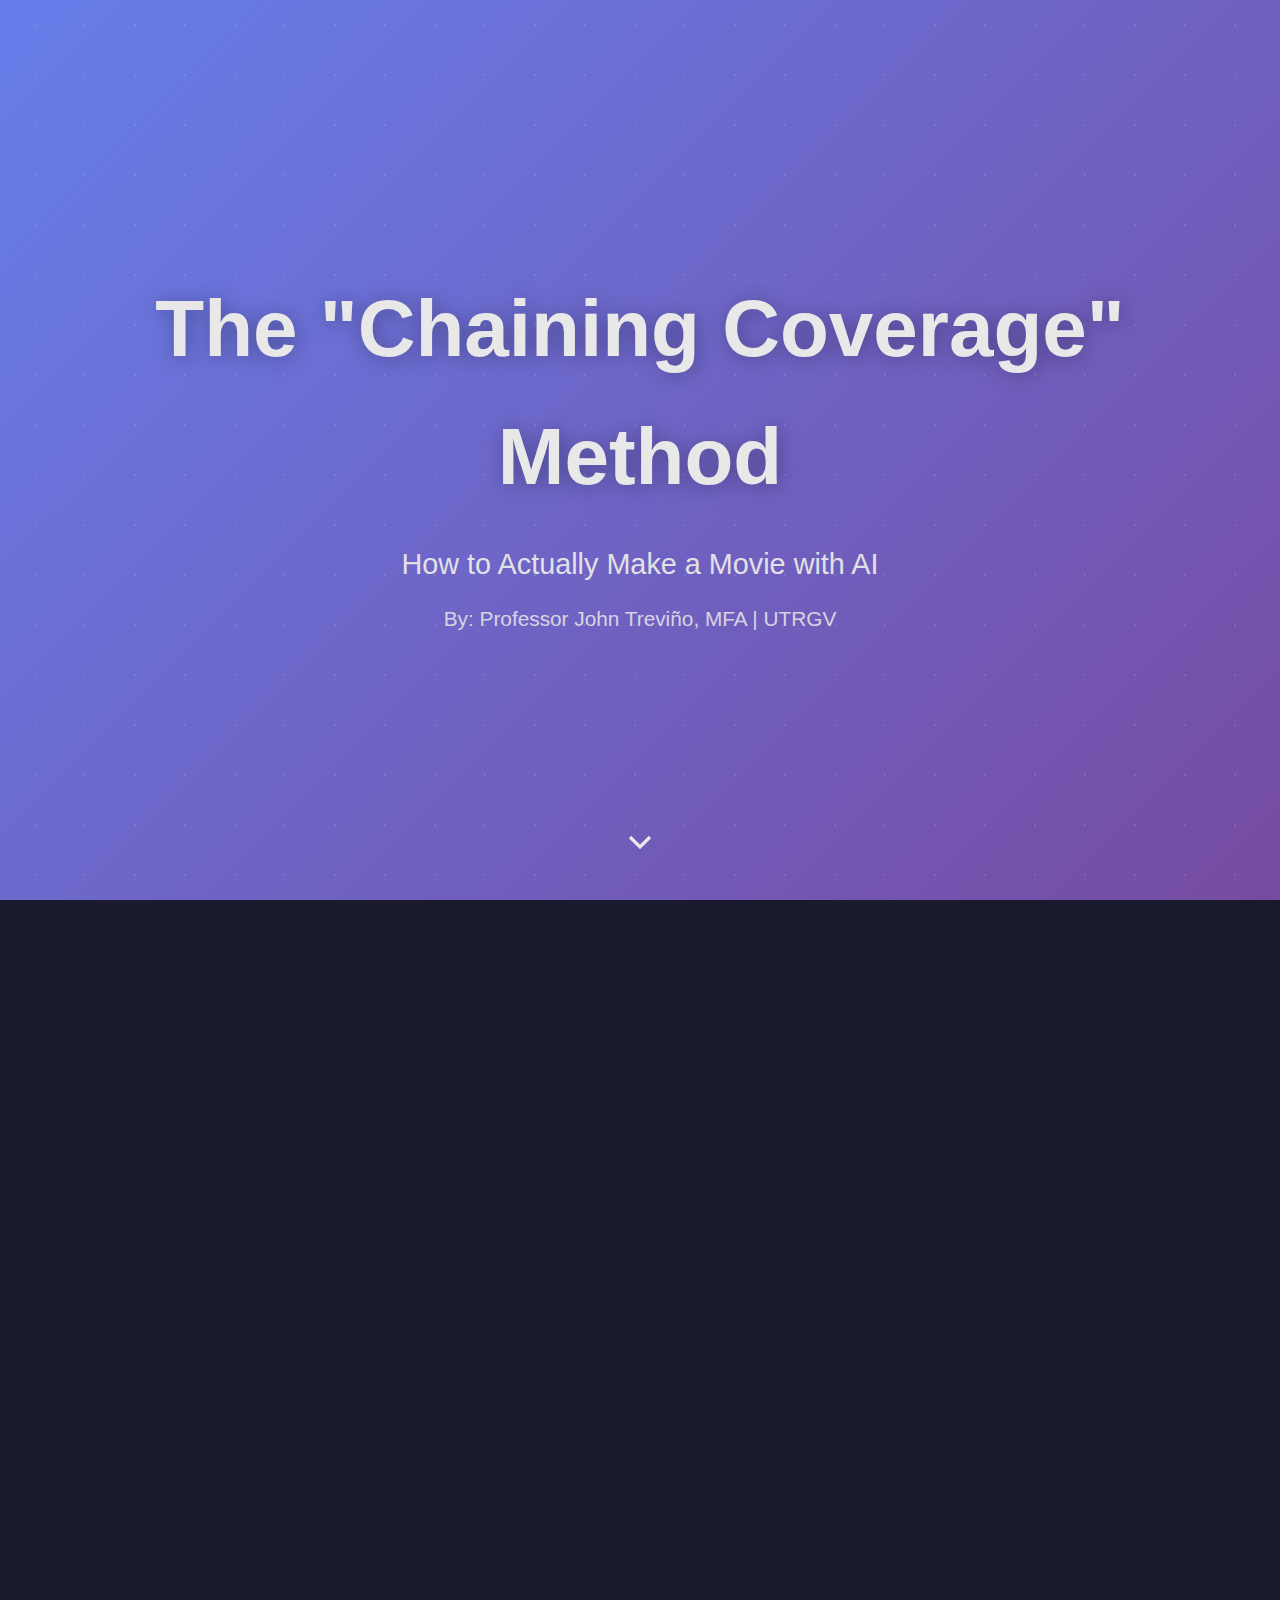
<file: chaining.html>
<!DOCTYPE html>
<html lang="en">
<head>
    <meta charset="UTF-8">
    <meta name="viewport" content="width=device-width, initial-scale=1.0">
    <title>The Chaining Coverage Method | Professor John Treviño</title>
    <style>
        * {
            margin: 0;
            padding: 0;
            box-sizing: border-box;
        }

        :root {
            --primary: #1a1a2e;
            --secondary: #16213e;
            --accent: #0f4c75;
            --highlight: #3282b8;
            --text: #e8e8e8;
            --text-dim: #a0a0a0;
            --gradient: linear-gradient(135deg, #667eea 0%, #764ba2 100%);
        }

        body {
            font-family: 'Segoe UI', Tahoma, Geneva, Verdana, sans-serif;
            background: var(--primary);
            color: var(--text);
            line-height: 1.6;
            overflow-x: hidden;
        }

        .container {
            max-width: 1200px;
            margin: 0 auto;
            padding: 0 20px;
        }

        /* Hero Section */
        .hero {
            min-height: 100vh;
            display: flex;
            align-items: center;
            justify-content: center;
            background: var(--gradient);
            position: relative;
            overflow: hidden;
        }

        .hero::before {
            content: '';
            position: absolute;
            width: 200%;
            height: 200%;
            background: radial-gradient(circle, rgba(255,255,255,0.1) 1px, transparent 1px);
            background-size: 50px 50px;
            animation: drift 20s linear infinite;
        }

        @keyframes drift {
            0% { transform: translate(0, 0); }
            100% { transform: translate(50px, 50px); }
        }

        .hero-content {
            text-align: center;
            z-index: 1;
            padding: 40px 20px;
        }

        .hero h1 {
            font-size: clamp(2.5rem, 8vw, 5rem);
            font-weight: 800;
            margin-bottom: 20px;
            text-shadow: 2px 2px 20px rgba(0,0,0,0.3);
            animation: fadeInUp 1s ease;
        }

        .hero .subtitle {
            font-size: clamp(1.2rem, 3vw, 1.8rem);
            margin-bottom: 15px;
            opacity: 0.95;
            animation: fadeInUp 1s ease 0.2s backwards;
        }

        .hero .author {
            font-size: clamp(1rem, 2vw, 1.3rem);
            opacity: 0.85;
            animation: fadeInUp 1s ease 0.4s backwards;
        }

        @keyframes fadeInUp {
            from {
                opacity: 0;
                transform: translateY(30px);
            }
            to {
                opacity: 1;
                transform: translateY(0);
            }
        }

        .scroll-indicator {
            position: absolute;
            bottom: 30px;
            left: 50%;
            transform: translateX(-50%);
            animation: bounce 2s infinite;
            cursor: pointer;
        }

        @keyframes bounce {
            0%, 20%, 50%, 80%, 100% { transform: translateX(-50%) translateY(0); }
            40% { transform: translateX(-50%) translateY(-20px); }
            60% { transform: translateX(-50%) translateY(-10px); }
        }

        /* Section Styles */
        section {
            padding: 80px 0;
            opacity: 0;
            transform: translateY(50px);
            transition: all 0.8s ease;
        }

        section.visible {
            opacity: 1;
            transform: translateY(0);
        }

        .section-title {
            font-size: clamp(2rem, 5vw, 3rem);
            margin-bottom: 30px;
            text-align: center;
            background: var(--gradient);
            -webkit-background-clip: text;
            -webkit-text-fill-color: transparent;
            background-clip: text;
        }

        .content-box {
            background: var(--secondary);
            padding: 40px;
            border-radius: 15px;
            margin-bottom: 30px;
            box-shadow: 0 10px 40px rgba(0,0,0,0.3);
            transition: transform 0.3s ease, box-shadow 0.3s ease;
        }

        .content-box:hover {
            transform: translateY(-5px);
            box-shadow: 0 15px 50px rgba(0,0,0,0.4);
        }

        .content-box h3 {
            font-size: clamp(1.5rem, 3vw, 2rem);
            margin-bottom: 20px;
            color: var(--highlight);
        }

        .bullet-list {
            list-style: none;
            padding-left: 0;
        }

        .bullet-list li {
            padding: 12px 0 12px 30px;
            position: relative;
            font-size: clamp(1rem, 2vw, 1.1rem);
        }

        .bullet-list li::before {
            content: '▸';
            position: absolute;
            left: 0;
            color: var(--highlight);
            font-size: 1.3em;
        }

        /* Problem-Solution Layout */
        .problem-solution {
            display: grid;
            grid-template-columns: repeat(auto-fit, minmax(300px, 1fr));
            gap: 30px;
            margin-top: 40px;
        }

        .problem, .solution {
            padding: 30px;
            border-radius: 15px;
            position: relative;
            overflow: hidden;
        }

        .problem {
            background: linear-gradient(135deg, #d32f2f 0%, #c62828 100%);
        }

        .solution {
            background: linear-gradient(135deg, #388e3c 0%, #2e7d32 100%);
        }

        .problem::before, .solution::before {
            content: '';
            position: absolute;
            top: -50%;
            right: -50%;
            width: 200%;
            height: 200%;
            background: radial-gradient(circle, rgba(255,255,255,0.1) 0%, transparent 70%);
            animation: pulse 3s ease-in-out infinite;
        }

        @keyframes pulse {
            0%, 100% { opacity: 0.5; }
            50% { opacity: 1; }
        }

        .problem h4, .solution h4 {
            font-size: 1.5rem;
            margin-bottom: 15px;
        }

        /* Steps Grid */
        .steps-grid {
            display: grid;
            grid-template-columns: repeat(auto-fit, minmax(280px, 1fr));
            gap: 30px;
            margin-top: 40px;
        }

        .step {
            background: var(--secondary);
            padding: 30px;
            border-radius: 15px;
            text-align: center;
            position: relative;
            border: 2px solid var(--accent);
            transition: all 0.3s ease;
        }

        .step:hover {
            border-color: var(--highlight);
            transform: scale(1.05);
        }

        .step-number {
            display: inline-block;
            width: 60px;
            height: 60px;
            line-height: 60px;
            border-radius: 50%;
            background: var(--gradient);
            font-size: 2rem;
            font-weight: bold;
            margin-bottom: 20px;
        }

        .step h4 {
            font-size: 1.4rem;
            margin-bottom: 15px;
            color: var(--highlight);
        }

        /* Comparison Table */
        .comparison-table {
            display: grid;
            grid-template-columns: repeat(auto-fit, minmax(300px, 1fr));
            gap: 30px;
            margin-top: 40px;
        }

        .comparison-column {
            background: var(--secondary);
            padding: 30px;
            border-radius: 15px;
            border-top: 4px solid var(--highlight);
        }

        .comparison-column h4 {
            font-size: 1.8rem;
            margin-bottom: 20px;
            text-align: center;
        }

        .check-item, .cross-item {
            padding: 10px 0;
            position: relative;
            padding-left: 30px;
        }

        .check-item::before {
            content: '✔';
            position: absolute;
            left: 0;
            color: #4caf50;
            font-weight: bold;
        }

        .cross-item::before {
            content: '✖';
            position: absolute;
            left: 0;
            color: #f44336;
            font-weight: bold;
        }

        /* Quote/Callout Box */
        .callout {
            background: linear-gradient(135deg, var(--accent) 0%, var(--highlight) 100%);
            padding: 40px;
            border-radius: 15px;
            border-left: 5px solid #fff;
            font-size: clamp(1.2rem, 2.5vw, 1.5rem);
            font-style: italic;
            margin: 40px 0;
            box-shadow: 0 10px 40px rgba(0,0,0,0.3);
        }

        /* Final CTA */
        .final-cta {
            text-align: center;
            padding: 60px 20px;
            background: var(--gradient);
            border-radius: 20px;
            margin: 40px 0;
        }

        .final-cta h2 {
            font-size: clamp(2rem, 5vw, 3rem);
            margin-bottom: 30px;
        }

        .final-cta .steps-list {
            font-size: clamp(1.5rem, 3vw, 2rem);
            line-height: 2;
            font-weight: 600;
        }

        /* Footer */
        footer {
            text-align: center;
            padding: 40px 20px;
            background: var(--primary);
            border-top: 1px solid var(--accent);
        }

        /* Responsive */
        @media (max-width: 768px) {
            .hero {
                min-height: 80vh;
            }

            section {
                padding: 60px 0;
            }

            .content-box {
                padding: 30px 20px;
            }
        }
    </style>
</head>
<body>
    <!-- Hero Section -->
    <section class="hero">
        <div class="hero-content">
            <h1>The "Chaining Coverage" Method</h1>
            <p class="subtitle">How to Actually Make a Movie with AI</p>
            <p class="author">By: Professor John Treviño, MFA | UTRGV</p>
        </div>
        <div class="scroll-indicator" onclick="document.querySelector('.the-gist').scrollIntoView({behavior: 'smooth'})">
            <svg width="40" height="40" viewBox="0 0 24 24" fill="none" stroke="currentColor" stroke-width="2">
                <polyline points="6 9 12 15 18 9"></polyline>
            </svg>
        </div>
    </section>

    <!-- The Core Idea -->
    <section class="the-gist">
        <div class="container">
            <h2 class="section-title">The Core Idea</h2>
            <div class="content-box">
                <h3>AI creates clips, not scenes.</h3>
                <ul class="bullet-list">
                    <li>Current AI video tools give you 7-second clips</li>
                    <li>Characters change shot-to-shot</li>
                    <li>Lighting and framing don't match</li>
                    <li>You can't cut them into a real scene</li>
                </ul>
            </div>
            
            <div class="problem-solution">
                <div class="problem">
                    <h4>❌ The Problem</h4>
                    <p>Every new prompt creates a completely different world</p>
                </div>
                <div class="solution">
                    <h4>✓ The Solution</h4>
                    <p><strong>Chaining Coverage:</strong><br>
                    → Make 1 Master Frame<br>
                    → Tell the AI to move the camera from that single image<br>
                    → All shots now match perfectly</p>
                </div>
            </div>
        </div>
    </section>

    <!-- The Core Problem -->
    <section>
        <div class="container">
            <h2 class="section-title">The Core Problem</h2>
            <div class="content-box">
                <h3>Why AI Can't Make a Movie (Yet)</h3>
                <ul class="bullet-list">
                    <li>Each prompt = a completely different world</li>
                    <li>A "two-shot" and a "close-up" look like different movies</li>
                    <li>Actor changes</li>
                    <li>Wardrobe changes</li>
                    <li>Room changes</li>
                    <li>Light changes</li>
                </ul>
                <div class="callout">
                    → Impossible to edit<br>
                    → You end up with separate 7-second islands, not a narrative
                </div>
            </div>
        </div>
    </section>

    <!-- What Filmmakers Need -->
    <section>
        <div class="container">
            <h2 class="section-title">What Filmmakers Need</h2>
            <div class="content-box">
                <h3>Filmmaking requires:</h3>
                <ul class="bullet-list">
                    <li>Matching continuity</li>
                    <li>Matching actors</li>
                    <li>Matching lighting</li>
                    <li>Matching geography</li>
                </ul>
            </div>
            <div class="callout">
                AI video fails because it resets the universe every time.<br>
                <strong>Chaining Coverage forces the AI to stay consistent.</strong>
            </div>
        </div>
    </section>

    <!-- The Insight -->
    <section>
        <div class="container">
            <h2 class="section-title">The Insight</h2>
            <div class="content-box">
                <h3>Filmmaking = Coverage</h3>
                <p style="font-size: 1.2rem; margin-bottom: 20px;">Coverage = Wide → Medium → Close-up → Over-the-Shoulder</p>
                <p style="font-size: 1.2rem; margin-bottom: 20px;">AI only fails because we ask for each one separately.</p>
                <div class="callout">
                    <strong>Fix:</strong> Start with one picture, then direct the AI like a camera operator.
                </div>
            </div>
        </div>
    </section>

    <!-- The Method - 3 Steps -->
    <section>
        <div class="container">
            <h2 class="section-title">The 3-Step Method</h2>
            <div class="steps-grid">
                <div class="step">
                    <div class="step-number">1</div>
                    <h4>Create Your Master Frame</h4>
                    <p>The Master Frame locks: Actors, Wardrobe, Lighting, Location, Blocking</p>
                    <p style="margin-top: 15px; color: var(--highlight);"><strong>This becomes the visual DNA for the entire scene.</strong></p>
                </div>
                <div class="step">
                    <div class="step-number">2</div>
                    <h4>Feed the Master Frame Back In</h4>
                    <p>Upload the Master Frame into the AI</p>
                    <p>Do NOT describe a new shot</p>
                    <p>Do NOT ask it to recreate the scene</p>
                    <p style="margin-top: 15px; color: var(--highlight);"><strong>Force the AI to reuse that exact image as its foundation</strong></p>
                </div>
                <div class="step">
                    <div class="step-number">3</div>
                    <h4>Tell the AI to "Move the Camera"</h4>
                    <p style="text-align: left; margin-top: 15px;">Examples:</p>
                    <ul style="text-align: left; list-style: none; padding-left: 0;">
                        <li style="padding: 5px 0;">• "From this picture, give me an OTS on the left character"</li>
                        <li style="padding: 5px 0;">• "From this picture, zoom to a medium shot on the woman"</li>
                        <li style="padding: 5px 0;">• "From this picture, dolly in for a close-up on the man"</li>
                    </ul>
                </div>
            </div>
        </div>
    </section>

    <!-- Resulting Coverage -->
    <section>
        <div class="container">
            <h2 class="section-title">Resulting Coverage</h2>
            <div class="content-box">
                <h3>From one picture, you generate:</h3>
                <ul class="bullet-list">
                    <li>Two-shot</li>
                    <li>OTS left</li>
                    <li>OTS right</li>
                    <li>Medium left</li>
                    <li>Medium right</li>
                    <li>Close-up left</li>
                    <li>Close-up right</li>
                </ul>
                <div class="callout">
                    This is real, usable coverage.
                </div>
            </div>
        </div>
    </section>

    <!-- Two Approaches -->
    <section>
        <div class="container">
            <h2 class="section-title">Two Ways to Use the Method</h2>
            <div class="comparison-table">
                <div class="comparison-column">
                    <h4>1. Realistic Workflow</h4>
                    <p style="margin-bottom: 20px;">Make one Master Frame for the whole scene, generate all coverage in one batch</p>
                    <div class="check-item">Faster</div>
                    <div class="check-item">Great for full scenes</div>
                    <div class="check-item">Good continuity</div>
                </div>
                <div class="comparison-column">
                    <h4>2. "Perfect" Workflow</h4>
                    <p style="margin-bottom: 20px;">New Master Frame for each line of dialogue (Per-Sentence Method)</p>
                    <div class="check-item">Line-by-line precision</div>
                    <div class="check-item">Best shot control</div>
                    <div class="check-item">Best emotional continuity</div>
                    <div class="cross-item">More work</div>
                </div>
            </div>
            <div class="callout" style="margin-top: 30px;">
                Choose based on your purpose: <strong>speed vs. control</strong>
            </div>
        </div>
    </section>

    <!-- Why This Works -->
    <section>
        <div class="container">
            <h2 class="section-title">Why This Works</h2>
            <div class="content-box">
                <ul class="bullet-list">
                    <li>You become the director again</li>
                    <li>AI becomes the camera operator</li>
                    <li>You decide: Shots, Angles, Emotional beats</li>
                    <li>AI gives you the frames, you make the movie</li>
                </ul>
                <div class="callout">
                    This restores the filmmaking process.
                </div>
            </div>
        </div>
    </section>

    <!-- What Students Learned -->
    <section>
        <div class="container">
            <h2 class="section-title">What Students Learned</h2>
            <div class="content-box">
                <ul class="bullet-list">
                    <li>AI isn't replacing filmmakers</li>
                    <li>AI without direction is dumb</li>
                    <li>A director's job is choosing shots</li>
                    <li>Chaining Coverage puts humans back in control</li>
                </ul>
                <div class="callout">
                    Students stopped fearing AI and started using it like a real tool.
                </div>
            </div>
        </div>
    </section>

    <!-- Future of AI Filmmaking -->
    <section>
        <div class="container">
            <h2 class="section-title">Future of AI Filmmaking</h2>
            <div class="content-box">
                <h3>AI companies should build: "Scene Mode"</h3>
                <ul class="bullet-list">
                    <li>Create one Master Frame</li>
                    <li>Auto-generate every shot from it</li>
                    <li>Provide real, editable coverage</li>
                </ul>
                <div class="callout">
                    Until then, this method is the blueprint.
                </div>
            </div>
        </div>
    </section>

    <!-- Final Takeaway -->
    <section>
        <div class="container">
            <div class="final-cta">
                <h2>Final Takeaway</h2>
                <p style="font-size: 1.3rem; margin-bottom: 30px;">This is how you stop getting random 7-second clips and start making real movies with AI:</p>
                <div class="steps-list">
                    <p>1. Make a Master Frame</p>
                    <p>2. Feed it back</p>
                    <p>3. Tell the AI to move the camera</p>
                </div>
                <p style="font-size: 1.5rem; margin-top: 40px; font-weight: 700;">This is the fix.<br>This is Chaining Coverage.</p>
            </div>
        </div>
    </section>

    <!-- Assignment Section -->
    <section style="background: var(--secondary);">
        <div class="container">
            <h2 class="section-title">Assignment: Chaining Coverage in AI Filmmaking</h2>
            
            <div class="content-box" style="background: var(--primary);">
                <h3>Chaining Coverage</h3>
                <p style="font-size: 1.3rem; text-align: center; margin-bottom: 30px;">Making a whole scene from ONE picture</p>
                
                <h4 style="color: var(--highlight); font-size: 1.5rem; margin-top: 30px;">What You're Doing</h4>
                <p style="font-size: 1.1rem; line-height: 1.8;">You will create a full set of movie shots — all matching — starting from one main picture.</p>
                <div class="callout" style="margin: 20px 0;">
                    Think of it like this:<br>
                    You take one master photo, and then you "move the camera" around inside AI to get the rest of the shots.
                </div>
                
                <h4 style="color: var(--highlight); font-size: 1.5rem; margin-top: 30px;">Why This Matters</h4>
                <p style="font-size: 1.1rem; line-height: 1.8;">Editors can only cut a scene together if all the shots match. If the face changes, the clothes change, or the lighting changes, the whole scene falls apart.</p>
                <div class="callout" style="margin: 20px 0;">
                    This assignment teaches you how to keep everything consistent.
                </div>
            </div>

            <!-- What to Turn In -->
            <div class="content-box">
                <h3>✅ What You Must Turn In (7 pictures total)</h3>
                <div style="display: grid; grid-template-columns: repeat(auto-fit, minmax(250px, 1fr)); gap: 20px; margin-top: 20px;">
                    <div style="background: var(--accent); padding: 20px; border-radius: 10px;">
                        <strong style="font-size: 1.2rem;">1. Master Two-Shot</strong>
                        <p style="margin-top: 10px;">(both characters in the frame)</p>
                        <code style="background: rgba(0,0,0,0.3); padding: 5px 10px; border-radius: 5px; display: block; margin-top: 10px;">master_twoshot.png</code>
                    </div>
                    <div style="background: var(--accent); padding: 20px; border-radius: 10px;">
                        <strong style="font-size: 1.2rem;">2. OTS A→B</strong>
                        <p style="margin-top: 10px;">(over-the-shoulder, looking at character B)</p>
                        <code style="background: rgba(0,0,0,0.3); padding: 5px 10px; border-radius: 5px; display: block; margin-top: 10px;">OTS_A_to_B.png</code>
                    </div>
                    <div style="background: var(--accent); padding: 20px; border-radius: 10px;">
                        <strong style="font-size: 1.2rem;">3. OTS B→A</strong>
                        <p style="margin-top: 10px;">(reverse angle)</p>
                        <code style="background: rgba(0,0,0,0.3); padding: 5px 10px; border-radius: 5px; display: block; margin-top: 10px;">OTS_B_to_A.png</code>
                    </div>
                    <div style="background: var(--accent); padding: 20px; border-radius: 10px;">
                        <strong style="font-size: 1.2rem;">4. Medium Shot A</strong>
                        <code style="background: rgba(0,0,0,0.3); padding: 5px 10px; border-radius: 5px; display: block; margin-top: 10px;">MS_A.png</code>
                    </div>
                    <div style="background: var(--accent); padding: 20px; border-radius: 10px;">
                        <strong style="font-size: 1.2rem;">5. Medium Shot B</strong>
                        <code style="background: rgba(0,0,0,0.3); padding: 5px 10px; border-radius: 5px; display: block; margin-top: 10px;">MS_B.png</code>
                    </div>
                    <div style="background: var(--accent); padding: 20px; border-radius: 10px;">
                        <strong style="font-size: 1.2rem;">6. Close-Up A</strong>
                        <code style="background: rgba(0,0,0,0.3); padding: 5px 10px; border-radius: 5px; display: block; margin-top: 10px;">CU_A.png</code>
                    </div>
                    <div style="background: var(--accent); padding: 20px; border-radius: 10px;">
                        <strong style="font-size: 1.2rem;">7. Close-Up B</strong>
                        <code style="background: rgba(0,0,0,0.3); padding: 5px 10px; border-radius: 5px; display: block; margin-top: 10px;">CU_B.png</code>
                    </div>
                </div>
                <div class="callout" style="margin-top: 30px;">
                    Put them all in one folder with your name.
                </div>
            </div>

            <!-- How to Do It -->
            <div class="content-box">
                <h3>✅ How to Do It (Easy Steps)</h3>
                
                <div style="margin-top: 30px;">
                    <div style="background: var(--accent); padding: 25px; border-radius: 10px; margin-bottom: 20px;">
                        <h4 style="font-size: 1.4rem; margin-bottom: 15px;">1. Make the Master Two-Shot</h4>
                        <ul class="bullet-list">
                            <li>Two characters standing or sitting</li>
                            <li>Clear faces</li>
                            <li>Simple background</li>
                            <li>Good lighting</li>
                        </ul>
                        <p style="margin-top: 15px; font-weight: 600; color: #ffd700;">This picture is the anchor. Everything else must look like it came from this.</p>
                    </div>

                    <div style="background: var(--accent); padding: 25px; border-radius: 10px; margin-bottom: 20px;">
                        <h4 style="font-size: 1.4rem; margin-bottom: 15px;">2. Make the OTS Shots</h4>
                        <p style="margin-bottom: 10px;"><strong>From the master image:</strong></p>
                        <ul class="bullet-list">
                            <li>Move the camera behind Character A, looking at Character B → OTS A→B</li>
                            <li>Then do the opposite → OTS B→A</li>
                        </ul>
                        <p style="margin-top: 15px;"><strong>Keep:</strong></p>
                        <ul class="bullet-list">
                            <li>Same faces</li>
                            <li>Same clothes</li>
                            <li>Same lighting</li>
                            <li>Same background</li>
                        </ul>
                    </div>

                    <div style="background: var(--accent); padding: 25px; border-radius: 10px; margin-bottom: 20px;">
                        <h4 style="font-size: 1.4rem; margin-bottom: 15px;">3. Make the Medium Shots</h4>
                        <p style="margin-bottom: 10px;"><strong>Push the camera closer:</strong></p>
                        <ul class="bullet-list">
                            <li>Waist to chest level</li>
                            <li>Same person, same look, same lighting</li>
                        </ul>
                    </div>

                    <div style="background: var(--accent); padding: 25px; border-radius: 10px;">
                        <h4 style="font-size: 1.4rem; margin-bottom: 15px;">4. Make the Close-Ups</h4>
                        <p style="margin-bottom: 10px;"><strong>Move the camera closer again:</strong></p>
                        <ul class="bullet-list">
                            <li>Head and shoulders</li>
                            <li>Eyes sharp</li>
                            <li>Face exactly the same as before</li>
                        </ul>
                    </div>
                </div>
            </div>

            <!-- What Must Stay the Same -->
            <div class="content-box">
                <h3>✅ What MUST Stay the Same</h3>
                <div class="callout">
                    This is the entire point of the assignment:
                </div>
                <div style="display: grid; grid-template-columns: repeat(auto-fit, minmax(200px, 1fr)); gap: 15px; margin-top: 20px;">
                    <div style="background: var(--accent); padding: 20px; border-radius: 10px; text-align: center; font-size: 1.1rem;">
                        ✓ Same face
                    </div>
                    <div style="background: var(--accent); padding: 20px; border-radius: 10px; text-align: center; font-size: 1.1rem;">
                        ✓ Same hair
                    </div>
                    <div style="background: var(--accent); padding: 20px; border-radius: 10px; text-align: center; font-size: 1.1rem;">
                        ✓ Same clothes
                    </div>
                    <div style="background: var(--accent); padding: 20px; border-radius: 10px; text-align: center; font-size: 1.1rem;">
                        ✓ Same lighting
                    </div>
                    <div style="background: var(--accent); padding: 20px; border-radius: 10px; text-align: center; font-size: 1.1rem;">
                        ✓ Same background
                    </div>
                    <div style="background: var(--accent); padding: 20px; border-radius: 10px; text-align: center; font-size: 1.1rem;">
                        ✓ Same style
                    </div>
                </div>
                <div class="callout" style="margin-top: 20px;">
                    If anything changes — the scene breaks.
                </div>
            </div>

            <!-- Four-Day Schedule -->
            <div class="content-box">
                <h3>✅ Four-Day Schedule</h3>
                <div style="display: grid; gap: 15px; margin-top: 20px;">
                    <div style="background: var(--accent); padding: 20px; border-radius: 10px;">
                        <strong style="font-size: 1.2rem; color: #ffd700;">Day 1:</strong>
                        <p style="margin-top: 10px;">Make the master two-shot.</p>
                    </div>
                    <div style="background: var(--accent); padding: 20px; border-radius: 10px;">
                        <strong style="font-size: 1.2rem; color: #ffd700;">Day 2:</strong>
                        <p style="margin-top: 10px;">Make both OTS shots.</p>
                    </div>
                    <div style="background: var(--accent); padding: 20px; border-radius: 10px;">
                        <strong style="font-size: 1.2rem; color: #ffd700;">Day 3:</strong>
                        <p style="margin-top: 10px;">Make both medium shots.</p>
                    </div>
                    <div style="background: var(--accent); padding: 20px; border-radius: 10px;">
                        <strong style="font-size: 1.2rem; color: #ffd700;">Day 4:</strong>
                        <p style="margin-top: 10px;">Make both close-ups and double-check everything matches.</p>
                    </div>
                </div>
            </div>

            <!-- Grading -->
            <div class="content-box">
                <h3>✅ Grading (Simple)</h3>
                <div style="text-align: center; font-size: 1.5rem; margin: 20px 0; color: #ffd700;">
                    Total: 100 points
                </div>
                <div style="display: grid; gap: 15px;">
                    <div style="background: var(--accent); padding: 20px; border-radius: 10px; display: flex; justify-content: space-between; align-items: center;">
                        <span>All 7 shots complete</span>
                        <strong style="font-size: 1.3rem; color: #ffd700;">30 pts</strong>
                    </div>
                    <div style="background: var(--accent); padding: 20px; border-radius: 10px; display: flex; justify-content: space-between; align-items: center;">
                        <span>Everything matches visually</span>
                        <strong style="font-size: 1.3rem; color: #ffd700;">40 pts</strong>
                    </div>
                    <div style="background: var(--accent); padding: 20px; border-radius: 10px; display: flex; justify-content: space-between; align-items: center;">
                        <span>Clean, organized work</span>
                        <strong style="font-size: 1.3rem; color: #ffd700;">15 pts</strong>
                    </div>
                    <div style="background: var(--accent); padding: 20px; border-radius: 10px; display: flex; justify-content: space-between; align-items: center;">
                        <span>Correct file names</span>
                        <strong style="font-size: 1.3rem; color: #ffd700;">15 pts</strong>
                    </div>
                </div>
            </div>

            <!-- Tips -->
            <div class="content-box">
                <h3>✅ Tips to Make Your Life Easier</h3>
                <ul class="bullet-list" style="font-size: 1.1rem;">
                    <li>Use image-to-image (don't start over each time)</li>
                    <li>Use face lock or keep character if your AI has it</li>
                    <li>If the face changes, go back to the master and try again</li>
                    <li>Don't let the AI change clothes or background</li>
                </ul>
            </div>

            <!-- If You're Lost -->
            <div class="content-box" style="background: var(--gradient);">
                <h3 style="color: white;">✅ If You're Ever Lost</h3>
                <div style="background: rgba(0,0,0,0.3); padding: 30px; border-radius: 10px; margin-top: 20px;">
                    <p style="font-size: 1.3rem; line-height: 1.8; text-align: center;">
                        Remember the rule:
                    </p>
                    <p style="font-size: 1.5rem; font-weight: 700; line-height: 1.8; text-align: center; margin-top: 20px; color: #ffd700;">
                        All seven shots must look like they were filmed on the same day, with the same actors, in the same room, with the same camera.
                    </p>
                </div>
            </div>
        </div>
    </section>

    <!-- Footer -->
    <footer>
        <p>&copy; 2025 Professor John Treviño, MFA | University of Texas Rio Grande Valley</p>
        <p style="margin-top: 10px; opacity: 0.7;">The Chaining Coverage Method</p>
    </footer>

    <script>
        // Intersection Observer for fade-in animations
        const observerOptions = {
            threshold: 0.1,
            rootMargin: '0px 0px -100px 0px'
        };

        const observer = new IntersectionObserver((entries) => {
            entries.forEach(entry => {
                if (entry.isIntersecting) {
                    entry.target.classList.add('visible');
                }
            });
        }, observerOptions);

        document.querySelectorAll('section').forEach(section => {
            observer.observe(section);
        });

        // Smooth scroll for any anchor links
        document.querySelectorAll('a[href^="#"]').forEach(anchor => {
            anchor.addEventListener('click', function (e) {
                e.preventDefault();
                const target = document.querySelector(this.getAttribute('href'));
                if (target) {
                    target.scrollIntoView({ behavior: 'smooth' });
                }
            });
        });
    </script>
</body>
</html>
</file>
<file: css/style.css>
:root {
  color-scheme: dark;
  --bg: #030712;
  --bg-alt: #0b1120;
  --accent: #60a5fa;
  --accent-strong: #38bdf8;
  --accent-secondary: #a855f7;
  --text: #e2e8f0;
  --text-muted: #94a3b8;
  --border: rgba(148, 163, 184, 0.25);
  --card-bg: rgba(9, 14, 29, 0.7);
  --blur: blur(26px);
  font-family: 'Poppins', system-ui, -apple-system, BlinkMacSystemFont,
    'Segoe UI', sans-serif;
}

*,
*::before,
*::after {
  box-sizing: border-box;
}

body {
  margin: 0;
  min-height: 100vh;
  background: radial-gradient(circle at top, rgba(88, 28, 135, 0.08), transparent 45%),
    linear-gradient(160deg, rgba(14, 116, 144, 0.12), transparent 60%), var(--bg);
  color: var(--text);
  line-height: 1.6;
  letter-spacing: 0.01em;
  overflow-x: hidden;
}

.noise {
  position: fixed;
  inset: 0;
  pointer-events: none;
  background-image: url('data:image/svg+xml,<svg xmlns="http://www.w3.org/2000/svg" width="160" height="160" viewBox="0 0 160 160"><filter id="n"><feTurbulence type="fractalNoise" baseFrequency="0.8" numOctaves="4" stitchTiles="stitch"/></filter><rect width="100%" height="100%" filter="url(%23n)" opacity="0.12"/></svg>');
  opacity: 0.25;
  z-index: -2;
}

a {
  color: inherit;
  text-decoration: none;
}

img,
video {
  max-width: 100%;
  display: block;
}

.site-header {
  position: sticky;
  top: 0;
  z-index: 100;
  display: flex;
  align-items: center;
  justify-content: space-between;
  gap: 1.5rem;
  padding: 1.2rem clamp(1.5rem, 5vw, 4rem);
  background: linear-gradient(180deg, rgba(3, 7, 18, 0.92), rgba(3, 7, 18, 0.35));
  backdrop-filter: blur(16px);
  border-bottom: 1px solid rgba(148, 163, 184, 0.18);
}

.logo {
  width: 46px;
  height: 46px;
  border-radius: 12px;
  background: linear-gradient(135deg, rgba(59, 130, 246, 0.8), rgba(168, 85, 247, 0.7));
  display: grid;
  place-items: center;
  font-family: 'Space Grotesk', sans-serif;
  font-weight: 600;
  font-size: 1.05rem;
  letter-spacing: 0.1em;
}

.main-nav {
  display: flex;
  gap: 1.5rem;
  font-size: 0.95rem;
}

.main-nav a {
  position: relative;
  color: var(--text-muted);
  transition: color 0.25s ease;
}

.main-nav a::after {
  content: '';
  position: absolute;
  left: 0;
  bottom: -0.4rem;
  width: 100%;
  height: 2px;
  background: linear-gradient(90deg, transparent, var(--accent), transparent);
  transform: scaleX(0);
  transform-origin: center;
  transition: transform 0.25s ease;
}

.main-nav a:hover,
.main-nav a:focus-visible {
  color: var(--text);
}

.main-nav a:hover::after,
.main-nav a:focus-visible::after {
  transform: scaleX(1);
}

.ghost-btn {
  border: 1px solid rgba(59, 130, 246, 0.5);
  padding: 0.65rem 1.3rem;
  border-radius: 999px;
  font-size: 0.9rem;
  color: var(--text);
  transition: all 0.3s ease;
}

.ghost-btn:hover,
.ghost-btn:focus-visible {
  border-color: rgba(59, 130, 246, 0.8);
  box-shadow: 0 0 24px rgba(59, 130, 246, 0.4);
}

.menu-toggle {
  display: none;
  flex-direction: column;
  gap: 6px;
  background: none;
  border: none;
  cursor: pointer;
}

.menu-toggle span {
  width: 26px;
  height: 2px;
  background: var(--text);
  display: block;
}

main {
  padding: clamp(2rem, 5vw, 4.5rem) clamp(1.5rem, 6vw, 5.5rem);
}

.hero {
  display: grid;
  grid-template-columns: repeat(auto-fit, minmax(290px, 1fr));
  align-items: center;
  gap: clamp(2rem, 5vw, 4rem);
  margin-bottom: clamp(3rem, 8vw, 6rem);
}

.hero__content .kicker {
  letter-spacing: 0.45em;
  text-transform: uppercase;
  font-size: 0.75rem;
  color: var(--text-muted);
  margin: 0;
}

.hero__content h1 {
  font-family: 'Chakra Petch', 'Space Grotesk', sans-serif;
  font-weight: 600;
  font-size: clamp(2.4rem, 6vw, 4rem);
  letter-spacing: 0.18em;
  text-transform: uppercase;
  margin: 0.8rem 0 1rem;
  color: var(--accent);
  text-shadow: 0 0 32px rgba(59, 130, 246, 0.55);
}

.hero__content .lead {
  font-size: clamp(1rem, 2.2vw, 1.2rem);
  color: var(--text);
  margin-bottom: 1.8rem;
  max-width: 58ch;
}

.hero__cta {
  display: flex;
  flex-wrap: wrap;
  gap: 1rem;
  margin-bottom: 1.5rem;
}

.hero__contact {
  display: flex;
  flex-wrap: wrap;
  gap: 0.75rem 1.5rem;
  font-size: 0.9rem;
  color: var(--text-muted);
  margin-bottom: 1.5rem;
}

.hero__contact a {
  color: var(--text);
  font-weight: 500;
  display: inline-flex;
  align-items: center;
  gap: 0.4rem;
}

.hero__contact span {
  font-weight: 500;
  letter-spacing: 0.05em;
}

.primary-btn,
.secondary-btn {
  display: inline-flex;
  align-items: center;
  justify-content: center;
  gap: 0.6rem;
  border-radius: 999px;
  padding: 0.9rem 1.8rem;
  font-weight: 500;
  font-size: 0.95rem;
  transition: transform 0.25s ease, box-shadow 0.25s ease;
}

.primary-btn {
  background: linear-gradient(135deg, #38bdf8, #a855f7);
  color: #0f172a;
  box-shadow: 0 20px 40px rgba(56, 189, 248, 0.35);
}

.secondary-btn {
  border: 1px solid rgba(148, 163, 184, 0.35);
  color: var(--text);
}

.hero__reel-btn {
  position: relative;
  border: 2px solid #facc15;
  color: #facc15;
  text-transform: uppercase;
  letter-spacing: 0.12em;
  box-shadow: 0 0 24px rgba(250, 204, 21, 0.45);
  transition: transform 0.25s ease, box-shadow 0.25s ease, color 0.25s ease;
}

.hero__reel-btn::after {
  content: '';
  position: absolute;
  inset: 0;
  border-radius: 999px;
  box-shadow: 0 0 12px rgba(250, 204, 21, 0.6);
  opacity: 0.6;
  transition: opacity 0.25s ease;
}

.hero__reel-btn:hover,
.hero__reel-btn:focus-visible {
  color: #0f172a;
  background: linear-gradient(135deg, #facc15, #f97316);
  box-shadow: 0 0 30px rgba(250, 204, 21, 0.6);
}

.hero__reel-btn:hover::after,
.hero__reel-btn:focus-visible::after {
  opacity: 0;
}

.primary-btn:hover,
.primary-btn:focus-visible,
.secondary-btn:hover,
.secondary-btn:focus-visible {
  transform: translateY(-2px);
  box-shadow: 0 26px 46px rgba(56, 189, 248, 0.45);
}

.hero__badges {
  display: grid;
  grid-template-columns: repeat(auto-fit, minmax(180px, 1fr));
  gap: 1rem;
  list-style: none;
  padding: 0;
  margin: 0;
}

.hero__badges li {
  background: rgba(12, 18, 42, 0.7);
  border: 1px solid rgba(59, 130, 246, 0.3);
  padding: 1rem;
  border-radius: 1rem;
  backdrop-filter: blur(20px);
  box-shadow: 0 12px 30px rgba(15, 23, 42, 0.35);
}

.badge-title {
  display: block;
  font-weight: 600;
  letter-spacing: 0.08em;
}

.badge-sub {
  font-size: 0.85rem;
  color: var(--text-muted);
}

.hero__stage {
  position: relative;
  display: grid;
  place-items: center;
  perspective: 1400px;
  height: clamp(420px, 60vw, 520px);
  border-radius: 32px;
  overflow: visible;
}

.stage__halo {
  position: absolute;
  inset: auto;
  bottom: -140px;
  width: min(520px, 80vw);
  height: 220px;
  background: radial-gradient(circle, rgba(59, 130, 246, 0.35), transparent 60%);
  filter: blur(60px);
  opacity: 0.6;
  pointer-events: none;
}

.carousel {
  --panel-count: 8;
  --radius: clamp(260px, 38vw, 360px);
  position: relative;
  width: clamp(320px, 50vw, 420px);
  height: clamp(340px, 54vw, 440px);
  transform-style: preserve-3d;
  animation: spin 26s linear infinite;
}

.hero__stage:hover .carousel,
.hero__stage:focus-within .carousel {
  animation-play-state: paused;
}

@keyframes spin {
  to {
    transform: rotateY(-360deg);
  }
}

.carousel__panel {
  position: absolute;
  top: 50%;
  left: 50%;
  width: clamp(200px, 32vw, 260px);
  height: clamp(260px, 42vw, 320px);
  padding: 1.6rem;
  border-radius: 1.6rem;
  transform-style: preserve-3d;
  background: rgba(11, 18, 40, 0.8);
  border: 1px solid rgba(96, 165, 250, 0.25);
  backdrop-filter: blur(18px);
  box-shadow: 0 28px 60px rgba(15, 23, 42, 0.45);
  transform: rotateY(calc(var(--i) * 45deg)) translateZ(var(--radius))
    translate(-50%, -50%);
  display: grid;
  gap: 0.9rem;
}

.carousel__panel::after {
  content: '';
  position: absolute;
  inset: -30%;
  background: radial-gradient(circle, rgba(59, 130, 246, 0.12), transparent 60%);
  opacity: 0;
  transition: opacity 0.4s ease;
  z-index: -1;
}

.carousel__panel:hover::after {
  opacity: 1;
}

.carousel__panel h3 {
  margin: 0;
  font-size: 1rem;
  letter-spacing: 0.14em;
  text-transform: uppercase;
  color: var(--accent);
}

.carousel__panel p {
  margin: 0;
  font-size: 0.92rem;
  color: var(--text-muted);
}

.panel__icon {
  width: 60px;
  height: 60px;
  margin-bottom: 1rem;
}

.carousel__core {
  position: absolute;
  inset: auto;
  bottom: 0;
  display: grid;
  place-items: center;
  transform: translateY(55%);
}

.core__pulse {
  width: clamp(220px, 40vw, 300px);
  height: clamp(90px, 18vw, 130px);
  background: radial-gradient(circle, rgba(56, 189, 248, 0.35), transparent 70%);
  filter: blur(40px);
  animation: pulseCore 5s ease-in-out infinite;
}

@keyframes pulseCore {
  0%,
  100% {
    transform: scale(0.85);
    opacity: 0.65;
  }
  50% {
    transform: scale(1.1);
    opacity: 1;
  }
}

.core__pedestal {
  position: relative;
  padding: 1.4rem 2.2rem;
  border-radius: 999px;
  background: rgba(10, 16, 36, 0.88);
  border: 1px solid rgba(96, 165, 250, 0.35);
  box-shadow: 0 22px 40px rgba(15, 23, 42, 0.45), inset 0 0 22px rgba(56, 189, 248, 0.2);
  text-align: center;
}

.core__emmy {
  width: clamp(120px, 20vw, 150px);
  height: clamp(120px, 20vw, 150px);
  border-radius: 50%;
  margin: 0 auto 1rem;
  background:
    radial-gradient(circle at 30% 30%, rgba(250, 204, 21, 0.35), transparent 60%),
    radial-gradient(circle at 70% 70%, rgba(249, 115, 22, 0.25), transparent 60%),
    rgba(4, 7, 20, 0.85);
  border: 2px solid rgba(250, 204, 21, 0.6);
  box-shadow: 0 0 45px rgba(250, 204, 21, 0.4);
  display: grid;
  place-items: center;
  position: relative;
  overflow: hidden;
}

.core__emmy::before {
  content: '';
  width: 56%;
  height: 56%;
  background-image: url('data:image/svg+xml,%3Csvg xmlns=\"http://www.w3.org/2000/svg\" viewBox=\"0 0 64 64\" fill=\"none\" stroke=\"%23facc15\" stroke-width=\"2\" stroke-linecap=\"round\" stroke-linejoin=\"round\"%3E%3Cpath d=\"M32 6c4 8 8 14 17 20-3 9-11 12-17 12s-14-3-17-12c9-6 13-12 17-20z\"/%3E%3Cpath d=\"M32 38v10\"/%3E%3Cpath d=\"M26 54h12l2 4H24l2-4z\"/%3E%3C/svg%3E');
  background-repeat: no-repeat;
  background-position: center;
  background-size: contain;
  filter: drop-shadow(0 0 12px rgba(250, 204, 21, 0.6));
}

.core__badge {
  display: flex;
  gap: 1.4rem;
  justify-content: center;
  letter-spacing: 0.48em;
  text-transform: uppercase;
  font-size: 0.78rem;
  color: rgba(148, 163, 184, 0.8);
  margin-bottom: 0.4rem;
}

.core__caption {
  margin-top: 0.6rem;
  font-size: 0.8rem;
  letter-spacing: 0.24em;
  text-transform: uppercase;
  color: rgba(148, 163, 184, 0.7);
}

.section {
  margin-bottom: clamp(3rem, 8vw, 6.5rem);
}

.section__heading {
  max-width: 820px;
  margin-bottom: clamp(2rem, 5vw, 3.5rem);
}

.section__heading .kicker {
  display: inline-block;
  font-size: 0.8rem;
  letter-spacing: 0.4em;
  text-transform: uppercase;
  color: var(--text-muted);
  margin-bottom: 0.6rem;
}

.section__heading h2 {
  font-family: 'Space Grotesk', sans-serif;
  text-transform: uppercase;
  letter-spacing: 0.18em;
  margin: 0 0 0.8rem;
  color: var(--accent);
  font-size: clamp(1.6rem, 3.5vw, 2.45rem);
}

.section__heading p {
  margin: 0;
  color: var(--text-muted);
}

.achievement-grid {
  display: grid;
  gap: 1.5rem;
  grid-template-columns: repeat(auto-fit, minmax(230px, 1fr));
}

.tile,
.lab-card,
.timeline__track li {
  opacity: 0;
  transform: translateY(26px);
  transition: transform 0.55s ease, opacity 0.55s ease;
  position: relative;
  padding: 1.6rem 0 1.6rem 2.4rem;
}

.tile.is-visible,
.lab-card.is-visible,
.timeline__track li.is-visible {
  opacity: 1;
  transform: translateY(0);
}

.tile {
  position: relative;
  padding: 1.6rem;
  border-radius: 1.4rem;
  background: var(--card-bg);
  border: 1px solid var(--border);
  backdrop-filter: blur(18px);
  box-shadow: 0 26px 48px rgba(8, 11, 29, 0.45);
  transition: transform 0.3s ease, border-color 0.3s ease, box-shadow 0.3s ease;
  isolation: isolate;
}

.tile::after {
  content: '';
  position: absolute;
  inset: -40%;
  background: radial-gradient(circle, rgba(59, 130, 246, 0.1), transparent 55%);
  z-index: -1;
  transition: opacity 0.35s ease;
  opacity: 0;
}

.tile:hover,
.tile:focus-within {
  transform: translateY(-8px);
  border-color: rgba(59, 130, 246, 0.45);
  box-shadow: 0 32px 70px rgba(37, 99, 235, 0.3);
}

.tile:hover::after,
.tile:focus-within::after {
  opacity: 1;
}

.tile h3 {
  margin: 1rem 0 0.6rem;
  font-size: 1.1rem;
  letter-spacing: 0.08em;
  text-transform: uppercase;
}

.tile p {
  color: var(--text-muted);
  font-size: 0.95rem;
  margin-bottom: 1rem;
}

.tile__meta {
  font-size: 0.8rem;
  letter-spacing: 0.18em;
  text-transform: uppercase;
  color: rgba(148, 163, 184, 0.7);
}

.icon {
  display: inline-flex;
  align-items: center;
  justify-content: center;
  width: 54px;
  height: 54px;
  border-radius: 16px;
  background: linear-gradient(135deg, rgba(59, 130, 246, 0.15), rgba(168, 85, 247, 0.25));
  border: 1px solid rgba(59, 130, 246, 0.25);
  position: relative;
  overflow: hidden;
}

.tile .icon {
  margin-bottom: 1rem;
}

.icon::before,
.icon::after {
  content: '';
  position: absolute;
  inset: 0;
  margin: auto;
  background-repeat: no-repeat;
  background-position: center;
  background-size: 60%;
  filter: drop-shadow(0 0 10px rgba(96, 165, 250, 0.45));
}

.icon--atom::before {
  background-image: url('data:image/svg+xml,%3Csvg xmlns="http://www.w3.org/2000/svg" width="64" height="64" stroke="%2360a5fa" fill="none" stroke-width="2"%3E%3Cellipse cx="32" cy="32" rx="22" ry="8"/%3E%3Cellipse transform="rotate(60 32 32)" cx="32" cy="32" rx="22" ry="8"/%3E%3Cellipse transform="rotate(120 32 32)" cx="32" cy="32" rx="22" ry="8"/%3E%3Ccircle cx="32" cy="32" r="3" fill="%2360a5fa"/%3E%3C/svg%3E');
}

.icon--book::before {
  background-image: url('data:image/svg+xml,%3Csvg xmlns="http://www.w3.org/2000/svg" width="64" height="64" stroke="%2360a5fa" fill="none" stroke-width="2"%3E%3Cpath d="M18 16h18a6 6 0 0 1 6 6v26h-18a6 6 0 0 0-6 6V16z"/%3E%3Cpath d="M46 16h-18a6 6 0 0 0-6 6v26h18a6 6 0 0 1 6 6V16z"/%3E%3C/svg%3E');
}

.icon--laptop::before {
  background-image: url('data:image/svg+xml,%3Csvg xmlns="http://www.w3.org/2000/svg" width="64" height="64" stroke="%2360a5fa" fill="none" stroke-width="2"%3E%3Crect x="14" y="18" width="36" height="24" rx="3"/%3E%3Cpath d="M10 46h44l4 6H6l4-6z"/%3E%3C/svg%3E');
}

.icon--globe::before {
  background-image: url('data:image/svg+xml,%3Csvg xmlns="http://www.w3.org/2000/svg" width="64" height="64" stroke="%2360a5fa" fill="none" stroke-width="2"%3E%3Ccircle cx="32" cy="32" r="18"/%3E%3Cpath d="M14 32h36M32 14c6 6 9 18 6 30-1.5 6-3.5 9-6 12-2.5-3-4.5-6-6-12-3-12 0-24 6-30z"/%3E%3C/svg%3E');
}

.icon--laurel::before {
  background-image: url('data:image/svg+xml,%3Csvg xmlns="http://www.w3.org/2000/svg" width="64" height="64" stroke="%2360a5fa" fill="none" stroke-width="2"%3E%3Cpath d="M25 14c-7 5-11 13-11 22 0 9 4 17 11 22M39 14c7 5 11 13 11 22 0 9-4 17-11 22"/%3E%3Cpath d="M32 20v28"/%3E%3C/svg%3E');
}

.icon--star::before {
  background-image: url('data:image/svg+xml,%3Csvg xmlns="http://www.w3.org/2000/svg" width="64" height="64" stroke="%2360a5fa" fill="none" stroke-width="2"%3E%3Cpolygon points="32 12 37.5 26.5 53 26.5 40 36 44.5 50 32 41.5 19.5 50 24 36 11 26.5 26.5 26.5 32 12"/%3E%3C/svg%3E');
}

.icon--wave::before {
  background-image: url('data:image/svg+xml,%3Csvg xmlns="http://www.w3.org/2000/svg" width="64" height="64" stroke="%2360a5fa" fill="none" stroke-width="2"%3E%3Cpath d="M12 36c8 0 8-8 16-8s8 8 16 8 8-8 16-8"/%3E%3Cpath d="M12 28c8 0 8-8 16-8s8 8 16 8 8-8 16-8"/%3E%3C/svg%3E');
}

.icon--compass::before {
  background-image: url('data:image/svg+xml,%3Csvg xmlns="http://www.w3.org/2000/svg" width="64" height="64" stroke="%2360a5fa" fill="none" stroke-width="2"%3E%3Ccircle cx="32" cy="32" r="18"/%3E%3Cpolygon points="32 22 42 32 32 42 22 32 32 22"/%3E%3Ccircle cx="32" cy="32" r="4" fill="%2360a5fa"/%3E%3C/svg%3E');
}

.experiments .lab-slider {
  position: relative;
  display: flex;
  align-items: center;
  gap: 1.5rem;
}

.lab-slider__track {
  display: grid;
  grid-auto-flow: column;
  grid-auto-columns: minmax(260px, 320px);
  gap: 1.4rem;
  overflow-x: auto;
  scroll-snap-type: x mandatory;
  padding: 1rem 0.4rem;
  scrollbar-width: thin;
}

.lab-slider__track::-webkit-scrollbar {
  height: 6px;
}

.lab-slider__track::-webkit-scrollbar-thumb {
  background: rgba(59, 130, 246, 0.35);
  border-radius: 999px;
}

.lab-card {
  scroll-snap-align: start;
  background: rgba(10, 15, 34, 0.8);
  border: 1px solid rgba(96, 165, 250, 0.28);
  border-radius: 1.6rem;
  padding: 1.6rem;
  display: grid;
  gap: 0.9rem;
  min-height: 320px;
  box-shadow: 0 24px 50px rgba(15, 23, 42, 0.38);
}

.lab-card header h3 {
  margin: 0;
  font-size: 1.15rem;
  text-transform: uppercase;
  letter-spacing: 0.12em;
}

.lab-card header span {
  font-size: 0.85rem;
  color: var(--text-muted);
  letter-spacing: 0.12em;
  text-transform: uppercase;
}

.lab-card p {
  margin: 0;
  font-size: 0.95rem;
  color: var(--text-muted);
}

.lab-card ul {
  margin: 0;
  padding-left: 1.2rem;
  color: rgba(148, 163, 184, 0.85);
}

.inline-link {
  color: var(--accent-strong);
  font-weight: 500;
  letter-spacing: 0.08em;
  text-transform: uppercase;
  font-size: 0.82rem;
}

.lab-slider__nav {
  border: none;
  background: rgba(15, 23, 42, 0.65);
  border: 1px solid rgba(96, 165, 250, 0.4);
  width: 42px;
  height: 42px;
  border-radius: 50%;
  color: var(--accent);
  font-size: 1.5rem;
  cursor: pointer;
  transition: transform 0.25s ease, box-shadow 0.25s ease;
}

.lab-slider__nav:hover,
.lab-slider__nav:focus-visible {
  transform: translateY(-2px);
  box-shadow: 0 12px 28px rgba(37, 99, 235, 0.35);
}

.timeline__track {
  list-style: none;
  margin: 0;
  padding: 0;
  border-left: 1px solid rgba(59, 130, 246, 0.3);
  position: relative;
}

.timeline__track li::before {
  content: '';
  position: absolute;
  left: -11px;
  top: 2rem;
  width: 16px;
  height: 16px;
  border-radius: 50%;
  border: 2px solid rgba(96, 165, 250, 0.65);
  background: var(--bg);
  box-shadow: 0 0 18px rgba(96, 165, 250, 0.6);
}

.timeline .year {
  font-family: 'Space Grotesk', sans-serif;
  letter-spacing: 0.28em;
  text-transform: uppercase;
  color: var(--text-muted);
  font-size: 0.85rem;
}

.timeline h3 {
  margin: 0.4rem 0;
  font-size: 1.15rem;
  letter-spacing: 0.08em;
  text-transform: uppercase;
  color: var(--accent);
}

.timeline p {
  margin: 0;
  color: var(--text-muted);
}

.quote {
  display: grid;
  place-items: center;
  text-align: center;
}

.quote figure {
  margin: 0;
  padding: clamp(2rem, 4vw, 3rem);
  border-radius: 2rem;
  border: 1px solid rgba(96, 165, 250, 0.35);
  background: linear-gradient(135deg, rgba(59, 130, 246, 0.1), rgba(168, 85, 247, 0.08));
  max-width: 720px;
  box-shadow: 0 45px 70px rgba(30, 41, 59, 0.45);
}

.quote blockquote {
  margin: 0 0 1rem;
  font-size: clamp(1.2rem, 3vw, 1.6rem);
  letter-spacing: 0.04em;
  color: #f8fafc;
}

.quote figcaption {
  font-size: 0.9rem;
  letter-spacing: 0.08em;
  text-transform: uppercase;
  color: var(--text-muted);
}

.contact {
  position: relative;
  border-radius: 2rem;
  padding: clamp(2rem, 4vw, 3.5rem);
  background: linear-gradient(160deg, rgba(15, 23, 42, 0.55), rgba(8, 11, 29, 0.75));
  border: 1px solid rgba(148, 163, 184, 0.25);
  box-shadow: 0 45px 90px rgba(15, 23, 42, 0.5);
  overflow: hidden;
}

.contact::before {
  content: '';
  position: absolute;
  inset: -40%;
  background: radial-gradient(circle, rgba(59, 130, 246, 0.4), transparent 60%);
  z-index: -1;
  animation: pulse 12s ease-in-out infinite;
}

@keyframes pulse {
  0%,
  100% {
    transform: scale(0.8) rotate(5deg);
    opacity: 0.65;
  }
  50% {
    transform: scale(1.1) rotate(-5deg);
    opacity: 0.95;
  }
}

.contact-form {
  display: grid;
  gap: 1.2rem;
  grid-template-columns: repeat(auto-fit, minmax(220px, 1fr));
  margin-top: 2rem;
}

.form-group {
  display: flex;
  flex-direction: column;
  gap: 0.45rem;
}

.form-group--hidden {
  display: none;
}

.form-group--full {
  grid-column: 1 / -1;
}

label {
  font-size: 0.85rem;
  letter-spacing: 0.16em;
  text-transform: uppercase;
  color: var(--text-muted);
}

input,
select,
textarea {
  background: rgba(8, 12, 28, 0.8);
  border: 1px solid rgba(59, 130, 246, 0.35);
  border-radius: 1rem;
  padding: 0.85rem 1.1rem;
  color: var(--text);
  font-family: inherit;
  font-size: 0.95rem;
}

input:focus,
select:focus,
textarea:focus {
  outline: none;
  border-color: rgba(59, 130, 246, 0.75);
  box-shadow: 0 0 24px rgba(59, 130, 246, 0.35);
}

.contact-form .primary-btn {
  justify-self: start;
  margin-top: 0.5rem;
}

.site-footer {
  padding: 2.5rem clamp(1.5rem, 6vw, 5.5rem) 3rem;
  border-top: 1px solid rgba(148, 163, 184, 0.2);
  background: rgba(3, 7, 18, 0.9);
  display: grid;
  gap: 1rem;
  align-items: center;
  justify-items: center;
  text-align: center;
}

.site-footer strong {
  letter-spacing: 0.32em;
  text-transform: uppercase;
  font-family: 'Space Grotesk', sans-serif;
  color: var(--accent);
}

.footer-links {
  display: flex;
  gap: 1.5rem;
  flex-wrap: wrap;
  justify-content: center;
  font-size: 0.9rem;
  color: var(--text-muted);
}

.footer-links a:hover,
.footer-links a:focus-visible {
  color: var(--accent-strong);
}

.legal {
  margin: 0;
  font-size: 0.78rem;
  letter-spacing: 0.12em;
  text-transform: uppercase;
  color: rgba(148, 163, 184, 0.6);
}

@media (max-width: 960px) {
  .main-nav {
    position: fixed;
    inset: 0 0 auto;
    top: 72px;
    flex-direction: column;
    align-items: center;
    background: rgba(3, 7, 18, 0.95);
    padding: 2rem 1.5rem 3rem;
    transform: translateY(-120%);
    transition: transform 0.35s ease;
    gap: 1.3rem;
  }

  .main-nav.is-open {
    transform: translateY(0);
  }

  .menu-toggle {
    display: flex;
  }

  .ghost-btn {
    display: none;
  }

  .hero {
    grid-template-columns: 1fr;
  }

  .hero__stage {
    order: -1;
    height: clamp(360px, 75vw, 480px);
  }

  .carousel {
    --radius: clamp(200px, 52vw, 260px);
    width: clamp(280px, 70vw, 360px);
    height: clamp(300px, 72vw, 380px);
  }
}

@media (max-width: 640px) {
  .hero__badges {
    grid-template-columns: 1fr;
  }

  .lab-slider {
    flex-direction: column;
  }

  .lab-slider__nav {
    display: none;
  }

  .contact-form {
    grid-template-columns: 1fr;
  }

  .hero__stage {
    height: clamp(320px, 90vw, 420px);
  }

  .carousel {
    --radius: clamp(180px, 60vw, 220px);
    width: clamp(240px, 85vw, 320px);
    height: clamp(280px, 88vw, 340px);
  }

  .carousel__panel {
    width: clamp(180px, 65vw, 220px);
    height: clamp(220px, 78vw, 280px);
  }

  .carousel__core {
    display: none;
  }

  .core__badge {
    gap: 0.8rem;
    letter-spacing: 0.32em;
    font-size: 0.7rem;
  }
}
</file>
